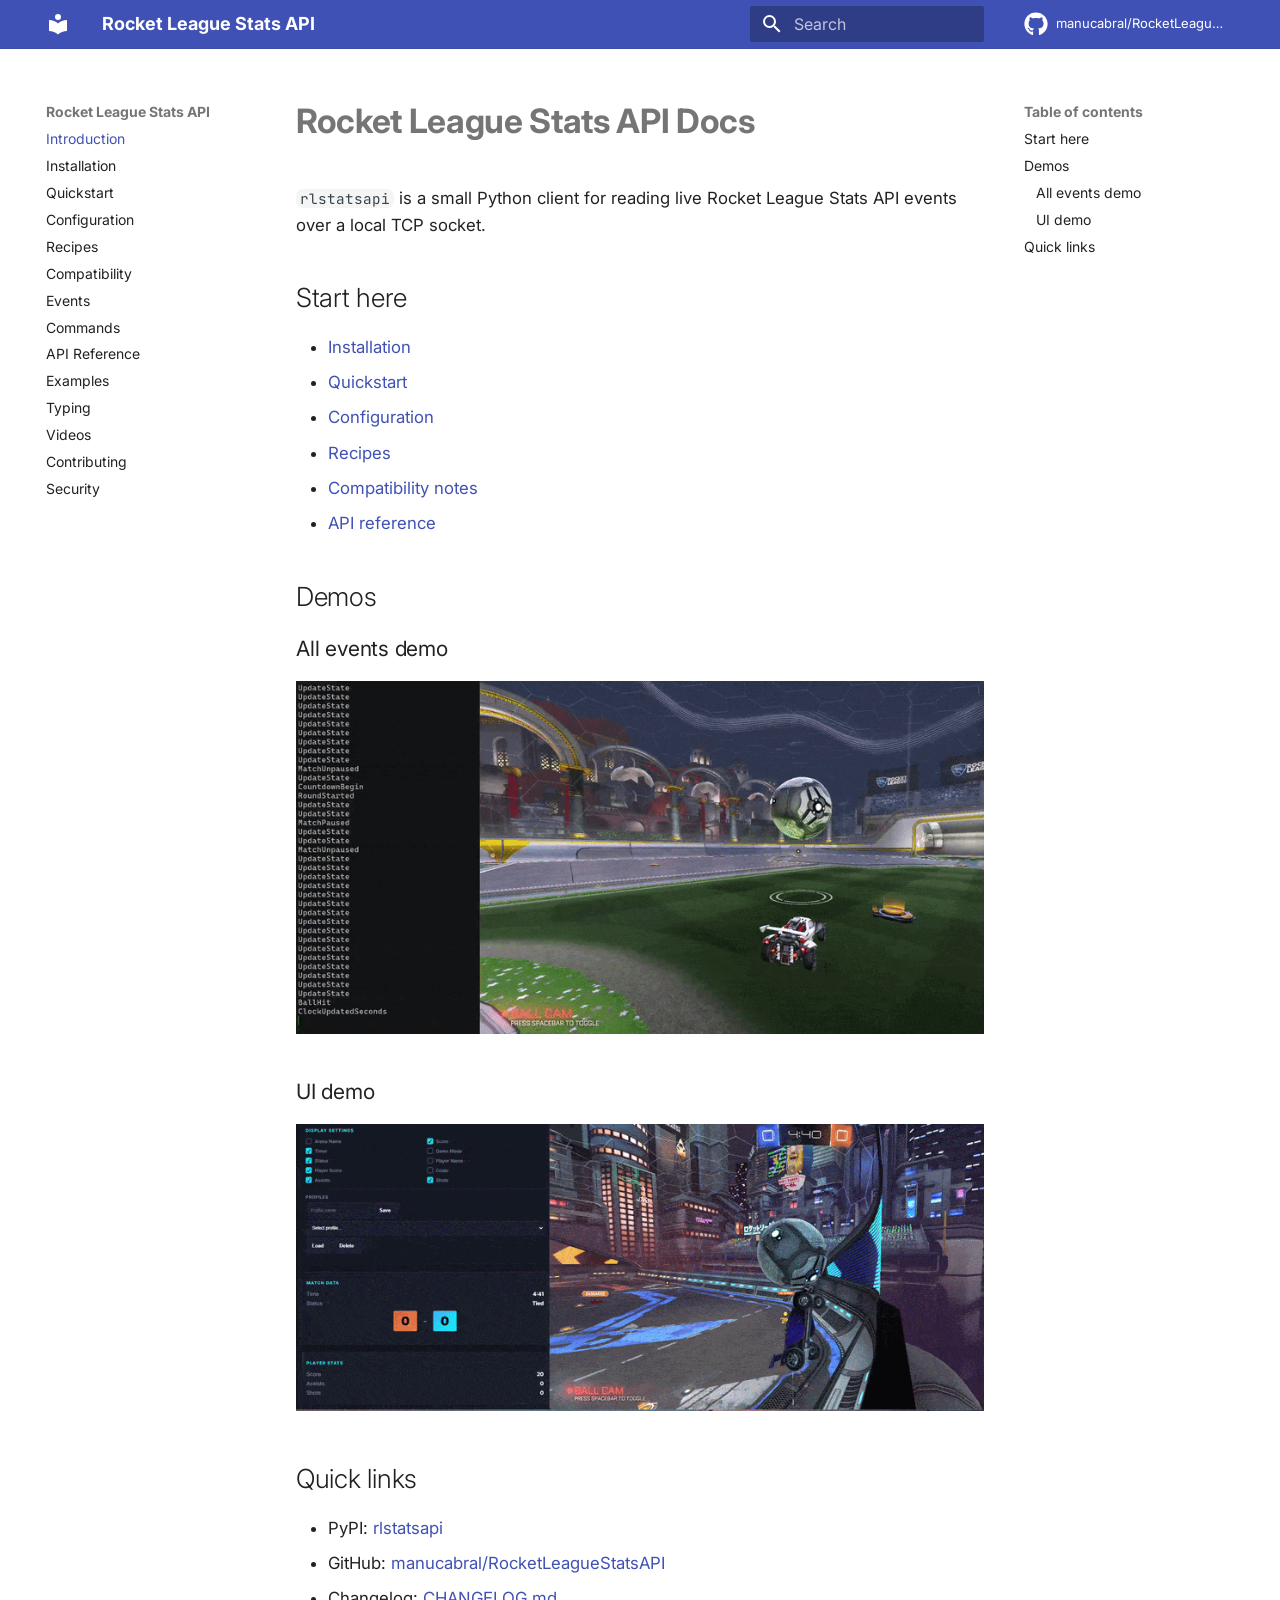
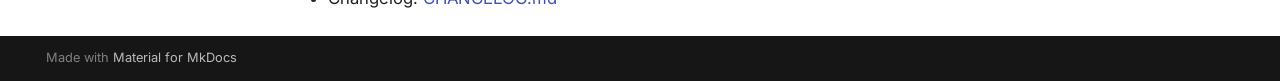
<file: index.html>
<!doctype html>
<html lang="en" class="no-js">
  <head>
    
      <meta charset="utf-8">
      <meta name="viewport" content="width=device-width,initial-scale=1">
      
        <meta name="description" content="Fast Python client for Rocket League Stats API events">
      
      
      
        <link rel="canonical" href="https://manucabral.github.io/RocketLeagueStatsAPI/">
      
      
      
        <link rel="next" href="installation/">
      
      
        
      
      
      <link rel="icon" href="assets/images/favicon.png">
      <meta name="generator" content="mkdocs-1.6.1, mkdocs-material-9.8.1">
    
    
      
        <title>Rocket League Stats API</title>
      
    
    
      <link rel="stylesheet" href="assets/stylesheets/main.57a0d79d.min.css">
      
      


    
    
      
    
    
      
        
        
        <link rel="preconnect" href="https://fonts.gstatic.com" crossorigin>
        <link rel="stylesheet" href="https://fonts.googleapis.com/css?family=Inter:300,300i,400,400i,700,700i%7CJetBrains+Mono:400,400i,700,700i&display=fallback">
        <style>:root{--md-text-font:"Inter";--md-code-font:"JetBrains Mono"}</style>
      
    
    
      <link rel="stylesheet" href="assets/_mkdocstrings.css">
    
      <link rel="stylesheet" href="stylesheets/extra.css">
    
    <script>__md_scope=new URL(".",location),__md_hash=e=>[...e].reduce(((e,_)=>(e<<5)-e+_.charCodeAt(0)),0),__md_get=(e,_=localStorage,t=__md_scope)=>JSON.parse(_.getItem(t.pathname+"."+e)),__md_set=(e,_,t=localStorage,a=__md_scope)=>{try{t.setItem(a.pathname+"."+e,JSON.stringify(_))}catch(e){}}</script>
    
      

    
    
  </head>
  
  
    <body dir="ltr">
  
    
    <input class="md-toggle" data-md-toggle="drawer" type="checkbox" id="__drawer" autocomplete="off">
    <input class="md-toggle" data-md-toggle="search" type="checkbox" id="__search" autocomplete="off">
    <label class="md-overlay" for="__drawer"></label>
    <div data-md-component="skip">
      
        
        <a href="#rocket-league-stats-api-docs" class="md-skip">
          Skip to content
        </a>
      
    </div>
    <div data-md-component="announce">
      
    </div>
    
    
      

  

<header class="md-header md-header--shadow" data-md-component="header">
  <nav class="md-header__inner md-grid" aria-label="Header">
    <a href="." title="Rocket League Stats API" class="md-header__button md-logo" aria-label="Rocket League Stats API" data-md-component="logo">
      
  
  <svg xmlns="http://www.w3.org/2000/svg" viewBox="0 0 24 24"><path d="M12 8a3 3 0 0 0 3-3 3 3 0 0 0-3-3 3 3 0 0 0-3 3 3 3 0 0 0 3 3m0 3.54C9.64 9.35 6.5 8 3 8v11c3.5 0 6.64 1.35 9 3.54 2.36-2.19 5.5-3.54 9-3.54V8c-3.5 0-6.64 1.35-9 3.54"/></svg>

    </a>
    <label class="md-header__button md-icon" for="__drawer">
      
      <svg xmlns="http://www.w3.org/2000/svg" viewBox="0 0 24 24"><path d="M3 6h18v2H3zm0 5h18v2H3zm0 5h18v2H3z"/></svg>
    </label>
    <div class="md-header__title" data-md-component="header-title">
      <div class="md-header__ellipsis">
        <div class="md-header__topic">
          <span class="md-ellipsis">
            Rocket League Stats API
          </span>
        </div>
        <div class="md-header__topic" data-md-component="header-topic">
          <span class="md-ellipsis">
            
              Introduction
            
          </span>
        </div>
      </div>
    </div>
    
    
      <script>var palette=__md_get("__palette");if(palette&&palette.color){if("(prefers-color-scheme)"===palette.color.media){var media=matchMedia("(prefers-color-scheme: light)"),input=document.querySelector(media.matches?"[data-md-color-media='(prefers-color-scheme: light)']":"[data-md-color-media='(prefers-color-scheme: dark)']");palette.color.media=input.getAttribute("data-md-color-media"),palette.color.scheme=input.getAttribute("data-md-color-scheme"),palette.color.primary=input.getAttribute("data-md-color-primary"),palette.color.accent=input.getAttribute("data-md-color-accent")}for(var[key,value]of Object.entries(palette.color))document.body.setAttribute("data-md-color-"+key,value)}</script>
    
    
    
      
      
        <label class="md-header__button md-icon" for="__search">
          
          <svg xmlns="http://www.w3.org/2000/svg" viewBox="0 0 24 24"><path d="M9.5 3A6.5 6.5 0 0 1 16 9.5c0 1.61-.59 3.09-1.56 4.23l.27.27h.79l5 5-1.5 1.5-5-5v-.79l-.27-.27A6.52 6.52 0 0 1 9.5 16 6.5 6.5 0 0 1 3 9.5 6.5 6.5 0 0 1 9.5 3m0 2C7 5 5 7 5 9.5S7 14 9.5 14 14 12 14 9.5 12 5 9.5 5"/></svg>
        </label>
        <div class="md-search" data-md-component="search" role="dialog">
  <label class="md-search__overlay" for="__search"></label>
  <div class="md-search__inner" role="search">
    <form class="md-search__form" name="search">
      <input type="text" class="md-search__input" name="query" aria-label="Search" placeholder="Search" autocapitalize="off" autocorrect="off" autocomplete="off" spellcheck="false" data-md-component="search-query" required>
      <label class="md-search__icon md-icon" for="__search">
        
        <svg xmlns="http://www.w3.org/2000/svg" viewBox="0 0 24 24"><path d="M9.5 3A6.5 6.5 0 0 1 16 9.5c0 1.61-.59 3.09-1.56 4.23l.27.27h.79l5 5-1.5 1.5-5-5v-.79l-.27-.27A6.52 6.52 0 0 1 9.5 16 6.5 6.5 0 0 1 3 9.5 6.5 6.5 0 0 1 9.5 3m0 2C7 5 5 7 5 9.5S7 14 9.5 14 14 12 14 9.5 12 5 9.5 5"/></svg>
        
        <svg xmlns="http://www.w3.org/2000/svg" viewBox="0 0 24 24"><path d="M20 11v2H8l5.5 5.5-1.42 1.42L4.16 12l7.92-7.92L13.5 5.5 8 11z"/></svg>
      </label>
      <nav class="md-search__options" aria-label="Search">
        
        <button type="reset" class="md-search__icon md-icon" title="Clear" aria-label="Clear" tabindex="-1">
          
          <svg xmlns="http://www.w3.org/2000/svg" viewBox="0 0 24 24"><path d="M19 6.41 17.59 5 12 10.59 6.41 5 5 6.41 10.59 12 5 17.59 6.41 19 12 13.41 17.59 19 19 17.59 13.41 12z"/></svg>
        </button>
      </nav>
      
    </form>
    <div class="md-search__output">
      <div class="md-search__scrollwrap" tabindex="0" data-md-scrollfix>
        <div class="md-search-result" data-md-component="search-result">
          <div class="md-search-result__meta">
            Initializing search
          </div>
          <ol class="md-search-result__list" role="presentation"></ol>
        </div>
      </div>
    </div>
  </div>
</div>
      
    
    
      <div class="md-header__source">
        <a href="https://github.com/manucabral/RocketLeagueStatsAPI" title="Go to repository" class="md-source" data-md-component="source">
  <div class="md-source__icon md-icon">
    
    <svg xmlns="http://www.w3.org/2000/svg" viewBox="0 0 512 512"><!--! Font Awesome Free 7.1.0 by @fontawesome - https://fontawesome.com License - https://fontawesome.com/license/free (Icons: CC BY 4.0, Fonts: SIL OFL 1.1, Code: MIT License) Copyright 2025 Fonticons, Inc.--><path d="M173.9 397.4c0 2-2.3 3.6-5.2 3.6-3.3.3-5.6-1.3-5.6-3.6 0-2 2.3-3.6 5.2-3.6 3-.3 5.6 1.3 5.6 3.6m-31.1-4.5c-.7 2 1.3 4.3 4.3 4.9 2.6 1 5.6 0 6.2-2s-1.3-4.3-4.3-5.2c-2.6-.7-5.5.3-6.2 2.3m44.2-1.7c-2.9.7-4.9 2.6-4.6 4.9.3 2 2.9 3.3 5.9 2.6 2.9-.7 4.9-2.6 4.6-4.6-.3-1.9-3-3.2-5.9-2.9M252.8 8C114.1 8 8 113.3 8 252c0 110.9 69.8 205.8 169.5 239.2 12.8 2.3 17.3-5.6 17.3-12.1 0-6.2-.3-40.4-.3-61.4 0 0-70 15-84.7-29.8 0 0-11.4-29.1-27.8-36.6 0 0-22.9-15.7 1.6-15.4 0 0 24.9 2 38.6 25.8 21.9 38.6 58.6 27.5 72.9 20.9 2.3-16 8.8-27.1 16-33.7-55.9-6.2-112.3-14.3-112.3-110.5 0-27.5 7.6-41.3 23.6-58.9-2.6-6.5-11.1-33.3 2.6-67.9 20.9-6.5 69 27 69 27 20-5.6 41.5-8.5 62.8-8.5s42.8 2.9 62.8 8.5c0 0 48.1-33.6 69-27 13.7 34.7 5.2 61.4 2.6 67.9 16 17.7 25.8 31.5 25.8 58.9 0 96.5-58.9 104.2-114.8 110.5 9.2 7.9 17 22.9 17 46.4 0 33.7-.3 75.4-.3 83.6 0 6.5 4.6 14.4 17.3 12.1C436.2 457.8 504 362.9 504 252 504 113.3 391.5 8 252.8 8M105.2 352.9c-1.3 1-1 3.3.7 5.2 1.6 1.6 3.9 2.3 5.2 1 1.3-1 1-3.3-.7-5.2-1.6-1.6-3.9-2.3-5.2-1m-10.8-8.1c-.7 1.3.3 2.9 2.3 3.9 1.6 1 3.6.7 4.3-.7.7-1.3-.3-2.9-2.3-3.9-2-.6-3.6-.3-4.3.7m32.4 35.6c-1.6 1.3-1 4.3 1.3 6.2 2.3 2.3 5.2 2.6 6.5 1 1.3-1.3.7-4.3-1.3-6.2-2.2-2.3-5.2-2.6-6.5-1m-11.4-14.7c-1.6 1-1.6 3.6 0 5.9s4.3 3.3 5.6 2.3c1.6-1.3 1.6-3.9 0-6.2-1.4-2.3-4-3.3-5.6-2"/></svg>
  </div>
  <div class="md-source__repository">
    manucabral/RocketLeagueStatsAPI
  </div>
</a>
      </div>
    
  </nav>
  
</header>
    
    <div class="md-container" data-md-component="container">
      
      
        
          
        
      
      <main class="md-main" data-md-component="main">
        <div class="md-main__inner md-grid">
          
            
              
              <div class="md-sidebar md-sidebar--primary" data-md-component="sidebar" data-md-type="navigation" >
                <div class="md-sidebar__scrollwrap">
                  <div class="md-sidebar__inner">
                    



<nav class="md-nav md-nav--primary" aria-label="Navigation" data-md-level="0">
  <label class="md-nav__title" for="__drawer">
    <a href="." title="Rocket League Stats API" class="md-nav__button md-logo" aria-label="Rocket League Stats API" data-md-component="logo">
      
  
  <svg xmlns="http://www.w3.org/2000/svg" viewBox="0 0 24 24"><path d="M12 8a3 3 0 0 0 3-3 3 3 0 0 0-3-3 3 3 0 0 0-3 3 3 3 0 0 0 3 3m0 3.54C9.64 9.35 6.5 8 3 8v11c3.5 0 6.64 1.35 9 3.54 2.36-2.19 5.5-3.54 9-3.54V8c-3.5 0-6.64 1.35-9 3.54"/></svg>

    </a>
    Rocket League Stats API
  </label>
  
    <div class="md-nav__source">
      <a href="https://github.com/manucabral/RocketLeagueStatsAPI" title="Go to repository" class="md-source" data-md-component="source">
  <div class="md-source__icon md-icon">
    
    <svg xmlns="http://www.w3.org/2000/svg" viewBox="0 0 512 512"><!--! Font Awesome Free 7.1.0 by @fontawesome - https://fontawesome.com License - https://fontawesome.com/license/free (Icons: CC BY 4.0, Fonts: SIL OFL 1.1, Code: MIT License) Copyright 2025 Fonticons, Inc.--><path d="M173.9 397.4c0 2-2.3 3.6-5.2 3.6-3.3.3-5.6-1.3-5.6-3.6 0-2 2.3-3.6 5.2-3.6 3-.3 5.6 1.3 5.6 3.6m-31.1-4.5c-.7 2 1.3 4.3 4.3 4.9 2.6 1 5.6 0 6.2-2s-1.3-4.3-4.3-5.2c-2.6-.7-5.5.3-6.2 2.3m44.2-1.7c-2.9.7-4.9 2.6-4.6 4.9.3 2 2.9 3.3 5.9 2.6 2.9-.7 4.9-2.6 4.6-4.6-.3-1.9-3-3.2-5.9-2.9M252.8 8C114.1 8 8 113.3 8 252c0 110.9 69.8 205.8 169.5 239.2 12.8 2.3 17.3-5.6 17.3-12.1 0-6.2-.3-40.4-.3-61.4 0 0-70 15-84.7-29.8 0 0-11.4-29.1-27.8-36.6 0 0-22.9-15.7 1.6-15.4 0 0 24.9 2 38.6 25.8 21.9 38.6 58.6 27.5 72.9 20.9 2.3-16 8.8-27.1 16-33.7-55.9-6.2-112.3-14.3-112.3-110.5 0-27.5 7.6-41.3 23.6-58.9-2.6-6.5-11.1-33.3 2.6-67.9 20.9-6.5 69 27 69 27 20-5.6 41.5-8.5 62.8-8.5s42.8 2.9 62.8 8.5c0 0 48.1-33.6 69-27 13.7 34.7 5.2 61.4 2.6 67.9 16 17.7 25.8 31.5 25.8 58.9 0 96.5-58.9 104.2-114.8 110.5 9.2 7.9 17 22.9 17 46.4 0 33.7-.3 75.4-.3 83.6 0 6.5 4.6 14.4 17.3 12.1C436.2 457.8 504 362.9 504 252 504 113.3 391.5 8 252.8 8M105.2 352.9c-1.3 1-1 3.3.7 5.2 1.6 1.6 3.9 2.3 5.2 1 1.3-1 1-3.3-.7-5.2-1.6-1.6-3.9-2.3-5.2-1m-10.8-8.1c-.7 1.3.3 2.9 2.3 3.9 1.6 1 3.6.7 4.3-.7.7-1.3-.3-2.9-2.3-3.9-2-.6-3.6-.3-4.3.7m32.4 35.6c-1.6 1.3-1 4.3 1.3 6.2 2.3 2.3 5.2 2.6 6.5 1 1.3-1.3.7-4.3-1.3-6.2-2.2-2.3-5.2-2.6-6.5-1m-11.4-14.7c-1.6 1-1.6 3.6 0 5.9s4.3 3.3 5.6 2.3c1.6-1.3 1.6-3.9 0-6.2-1.4-2.3-4-3.3-5.6-2"/></svg>
  </div>
  <div class="md-source__repository">
    manucabral/RocketLeagueStatsAPI
  </div>
</a>
    </div>
  
  <ul class="md-nav__list" data-md-scrollfix>
    
      
      
  
  
    
  
  
  
    <li class="md-nav__item md-nav__item--active">
      
      <input class="md-nav__toggle md-toggle" type="checkbox" id="__toc">
      
      
        
      
      
        <label class="md-nav__link md-nav__link--active" for="__toc">
          
  
  
  <span class="md-ellipsis">
    
  
    Introduction
  

    
  </span>
  
  

          <span class="md-nav__icon md-icon"></span>
        </label>
      
      <a href="." class="md-nav__link md-nav__link--active">
        
  
  
  <span class="md-ellipsis">
    
  
    Introduction
  

    
  </span>
  
  

      </a>
      
        

<nav class="md-nav md-nav--secondary" aria-label="Table of contents">
  
  
  
    
  
  
    <label class="md-nav__title" for="__toc">
      <span class="md-nav__icon md-icon"></span>
      Table of contents
    </label>
    <ul class="md-nav__list" data-md-component="toc" data-md-scrollfix>
      
        <li class="md-nav__item">
  <a href="#start-here" class="md-nav__link">
    <span class="md-ellipsis">
      
        Start here
      
    </span>
  </a>
  
</li>
      
        <li class="md-nav__item">
  <a href="#demos" class="md-nav__link">
    <span class="md-ellipsis">
      
        Demos
      
    </span>
  </a>
  
    <nav class="md-nav" aria-label="Demos">
      <ul class="md-nav__list">
        
          <li class="md-nav__item">
  <a href="#all-events-demo" class="md-nav__link">
    <span class="md-ellipsis">
      
        All events demo
      
    </span>
  </a>
  
</li>
        
          <li class="md-nav__item">
  <a href="#ui-demo" class="md-nav__link">
    <span class="md-ellipsis">
      
        UI demo
      
    </span>
  </a>
  
</li>
        
      </ul>
    </nav>
  
</li>
      
        <li class="md-nav__item">
  <a href="#quick-links" class="md-nav__link">
    <span class="md-ellipsis">
      
        Quick links
      
    </span>
  </a>
  
</li>
      
    </ul>
  
</nav>
      
    </li>
  

    
      
      
  
  
  
  
    <li class="md-nav__item">
      <a href="installation/" class="md-nav__link">
        
  
  
  <span class="md-ellipsis">
    
  
    Installation
  

    
  </span>
  
  

      </a>
    </li>
  

    
      
      
  
  
  
  
    <li class="md-nav__item">
      <a href="quickstart/" class="md-nav__link">
        
  
  
  <span class="md-ellipsis">
    
  
    Quickstart
  

    
  </span>
  
  

      </a>
    </li>
  

    
      
      
  
  
  
  
    <li class="md-nav__item">
      <a href="configuration/" class="md-nav__link">
        
  
  
  <span class="md-ellipsis">
    
  
    Configuration
  

    
  </span>
  
  

      </a>
    </li>
  

    
      
      
  
  
  
  
    <li class="md-nav__item">
      <a href="recipes/" class="md-nav__link">
        
  
  
  <span class="md-ellipsis">
    
  
    Recipes
  

    
  </span>
  
  

      </a>
    </li>
  

    
      
      
  
  
  
  
    <li class="md-nav__item">
      <a href="compatibility/" class="md-nav__link">
        
  
  
  <span class="md-ellipsis">
    
  
    Compatibility
  

    
  </span>
  
  

      </a>
    </li>
  

    
      
      
  
  
  
  
    <li class="md-nav__item">
      <a href="events/" class="md-nav__link">
        
  
  
  <span class="md-ellipsis">
    
  
    Events
  

    
  </span>
  
  

      </a>
    </li>
  

    
      
      
  
  
  
  
    <li class="md-nav__item">
      <a href="commands/" class="md-nav__link">
        
  
  
  <span class="md-ellipsis">
    
  
    Commands
  

    
  </span>
  
  

      </a>
    </li>
  

    
      
      
  
  
  
  
    <li class="md-nav__item">
      <a href="api/" class="md-nav__link">
        
  
  
  <span class="md-ellipsis">
    
  
    API Reference
  

    
  </span>
  
  

      </a>
    </li>
  

    
      
      
  
  
  
  
    <li class="md-nav__item">
      <a href="examples/" class="md-nav__link">
        
  
  
  <span class="md-ellipsis">
    
  
    Examples
  

    
  </span>
  
  

      </a>
    </li>
  

    
      
      
  
  
  
  
    <li class="md-nav__item">
      <a href="typing/" class="md-nav__link">
        
  
  
  <span class="md-ellipsis">
    
  
    Typing
  

    
  </span>
  
  

      </a>
    </li>
  

    
      
      
  
  
  
  
    <li class="md-nav__item">
      <a href="videos/" class="md-nav__link">
        
  
  
  <span class="md-ellipsis">
    
  
    Videos
  

    
  </span>
  
  

      </a>
    </li>
  

    
      
      
  
  
  
  
    <li class="md-nav__item">
      <a href="contributing/" class="md-nav__link">
        
  
  
  <span class="md-ellipsis">
    
  
    Contributing
  

    
  </span>
  
  

      </a>
    </li>
  

    
      
      
  
  
  
  
    <li class="md-nav__item">
      <a href="security/" class="md-nav__link">
        
  
  
  <span class="md-ellipsis">
    
  
    Security
  

    
  </span>
  
  

      </a>
    </li>
  

    
  </ul>
</nav>
                  </div>
                </div>
              </div>
            
            
              
              <div class="md-sidebar md-sidebar--secondary" data-md-component="sidebar" data-md-type="toc" >
                <div class="md-sidebar__scrollwrap">
                  <div class="md-sidebar__inner">
                    

<nav class="md-nav md-nav--secondary" aria-label="Table of contents">
  
  
  
    
  
  
    <label class="md-nav__title" for="__toc">
      <span class="md-nav__icon md-icon"></span>
      Table of contents
    </label>
    <ul class="md-nav__list" data-md-component="toc" data-md-scrollfix>
      
        <li class="md-nav__item">
  <a href="#start-here" class="md-nav__link">
    <span class="md-ellipsis">
      
        Start here
      
    </span>
  </a>
  
</li>
      
        <li class="md-nav__item">
  <a href="#demos" class="md-nav__link">
    <span class="md-ellipsis">
      
        Demos
      
    </span>
  </a>
  
    <nav class="md-nav" aria-label="Demos">
      <ul class="md-nav__list">
        
          <li class="md-nav__item">
  <a href="#all-events-demo" class="md-nav__link">
    <span class="md-ellipsis">
      
        All events demo
      
    </span>
  </a>
  
</li>
        
          <li class="md-nav__item">
  <a href="#ui-demo" class="md-nav__link">
    <span class="md-ellipsis">
      
        UI demo
      
    </span>
  </a>
  
</li>
        
      </ul>
    </nav>
  
</li>
      
        <li class="md-nav__item">
  <a href="#quick-links" class="md-nav__link">
    <span class="md-ellipsis">
      
        Quick links
      
    </span>
  </a>
  
</li>
      
    </ul>
  
</nav>
                  </div>
                </div>
              </div>
            
          
          
            <div class="md-content" data-md-component="content">
              
              <article class="md-content__inner md-typeset">
                
                  


  
  


<h1 id="rocket-league-stats-api-docs">Rocket League Stats API Docs<a class="headerlink" href="#rocket-league-stats-api-docs" title="Permanent link">&para;</a></h1>
<p><code>rlstatsapi</code> is a small Python client for reading live Rocket League Stats API
events over a local TCP socket.</p>
<h2 id="start-here">Start here<a class="headerlink" href="#start-here" title="Permanent link">&para;</a></h2>
<ul>
<li><a href="installation/">Installation</a></li>
<li><a href="quickstart/">Quickstart</a></li>
<li><a href="configuration/">Configuration</a></li>
<li><a href="recipes/">Recipes</a></li>
<li><a href="compatibility/">Compatibility notes</a></li>
<li><a href="api/">API reference</a></li>
</ul>
<h2 id="demos">Demos<a class="headerlink" href="#demos" title="Permanent link">&para;</a></h2>
<h3 id="all-events-demo">All events demo<a class="headerlink" href="#all-events-demo" title="Permanent link">&para;</a></h3>
<p><img alt="All events demo" src="videos/allevents.gif" /></p>
<h3 id="ui-demo">UI demo<a class="headerlink" href="#ui-demo" title="Permanent link">&para;</a></h3>
<p><img alt="UI demo" src="videos/ui.gif" /></p>
<h2 id="quick-links">Quick links<a class="headerlink" href="#quick-links" title="Permanent link">&para;</a></h2>
<ul>
<li>PyPI: <a href="https://pypi.org/project/rlstatsapi/">rlstatsapi</a></li>
<li>GitHub: <a href="https://github.com/manucabral/RocketLeagueStatsAPI">manucabral/RocketLeagueStatsAPI</a></li>
<li>Changelog: <a href="https://github.com/manucabral/RocketLeagueStatsAPI/blob/main/CHANGELOG.md">CHANGELOG.md</a></li>
</ul>












                
              </article>
            </div>
          
          
<script>var target=document.getElementById(location.hash.slice(1));target&&target.name&&(target.checked=target.name.startsWith("__tabbed_"))</script>
        </div>
        
          <button type="button" class="md-top md-icon" data-md-component="top" hidden>
  
  <svg xmlns="http://www.w3.org/2000/svg" viewBox="0 0 24 24"><path d="M13 20h-2V8l-5.5 5.5-1.42-1.42L12 4.16l7.92 7.92-1.42 1.42L13 8z"/></svg>
  Back to top
</button>
        
      </main>
      
        <footer class="md-footer">
  
  <div class="md-footer-meta md-typeset">
    <div class="md-footer-meta__inner md-grid">
      <div class="md-copyright">
  
  
    Made with
    <a href="https://squidfunk.github.io/mkdocs-material/" target="_blank" rel="noopener">
      Material for MkDocs
    </a>
  
</div>
      
    </div>
  </div>
</footer>
      
    </div>
    <div class="md-dialog" data-md-component="dialog">
      <div class="md-dialog__inner md-typeset"></div>
    </div>
    
    
    
      
      
      <script id="__config" type="application/json">{"annotate": null, "base": ".", "features": ["navigation.sections", "navigation.top", "content.code.copy", "toc.follow"], "search": "assets/javascripts/workers/search.a7633da7.min.js", "tags": null, "translations": {"clipboard.copied": "Copied to clipboard", "clipboard.copy": "Copy to clipboard", "search.result.more.one": "1 more on this page", "search.result.more.other": "# more on this page", "search.result.none": "No matching documents", "search.result.one": "1 matching document", "search.result.other": "# matching documents", "search.result.placeholder": "Type to start searching", "search.result.term.missing": "Missing", "select.version": "Select version"}, "version": null}</script>
    
    
      <script src="assets/javascripts/bundle.a5f9d56c.min.js"></script>
      
    
  </body>
</html>
</file>
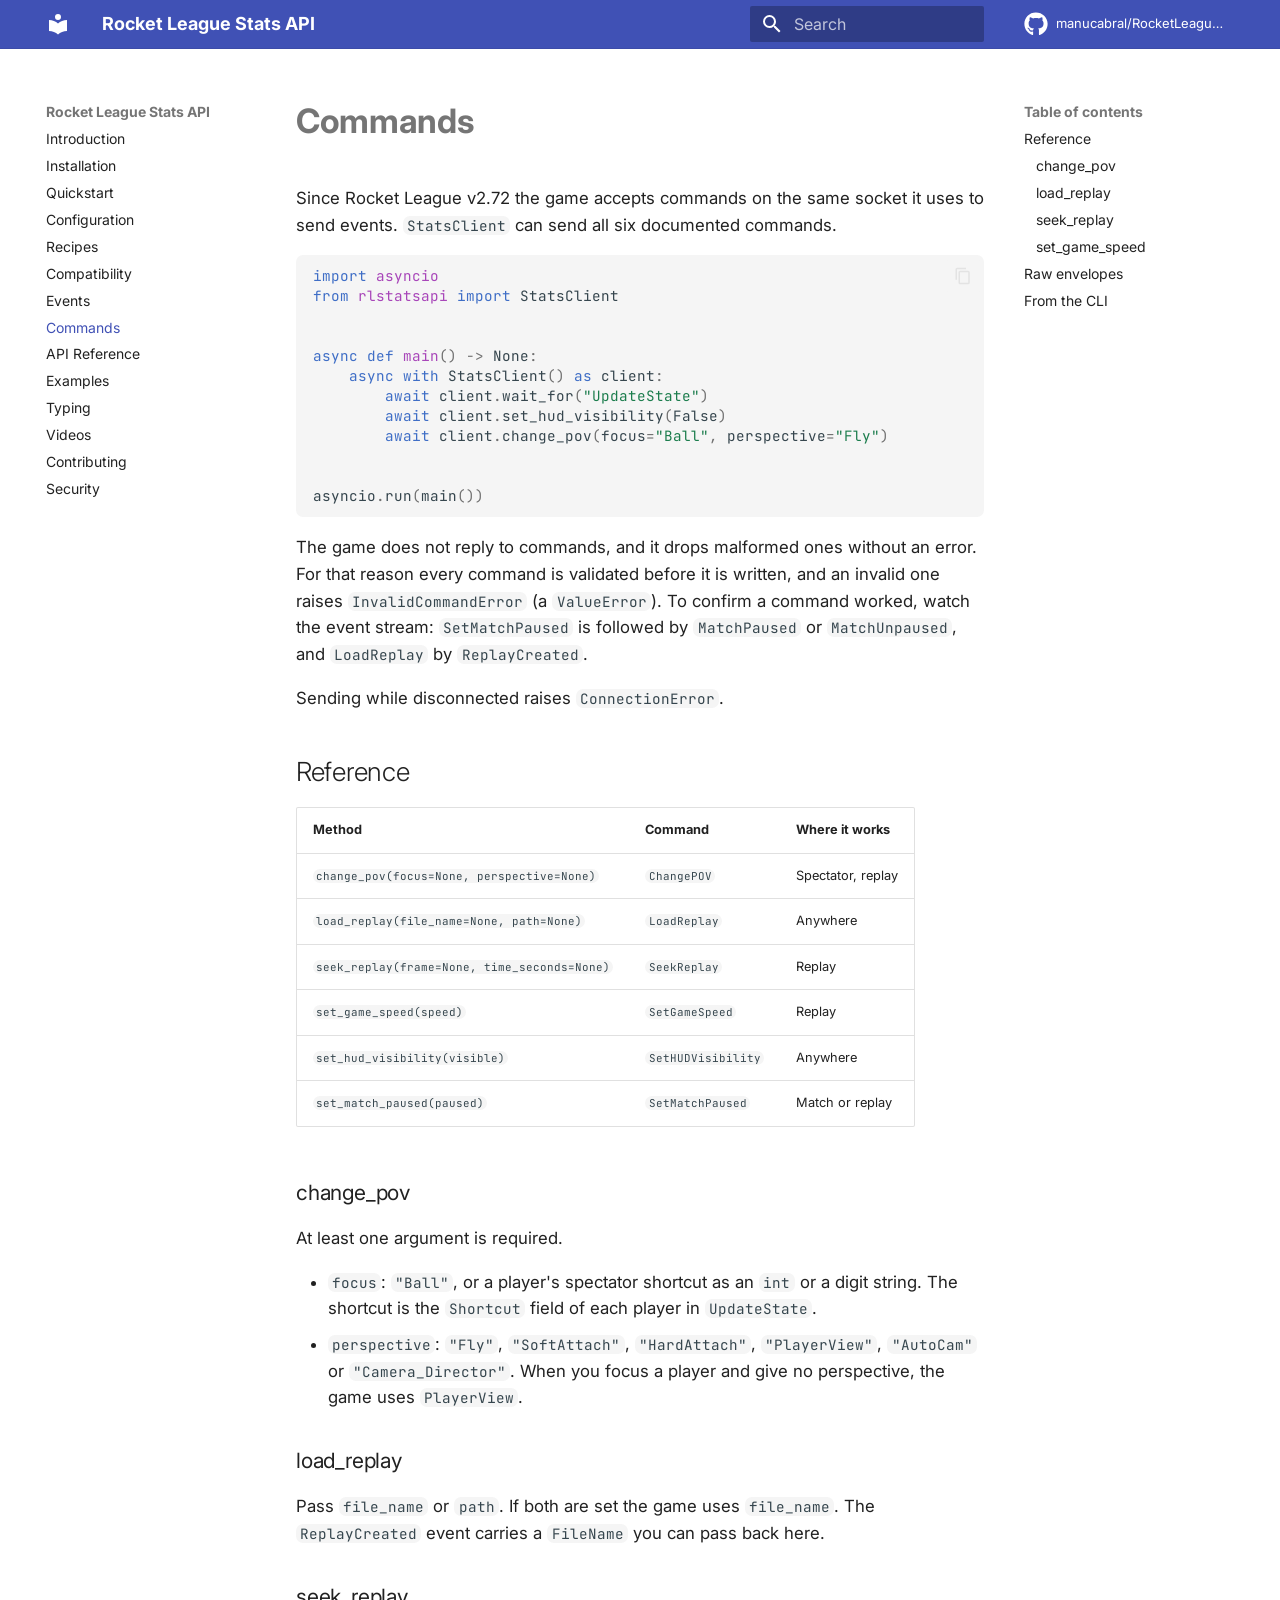
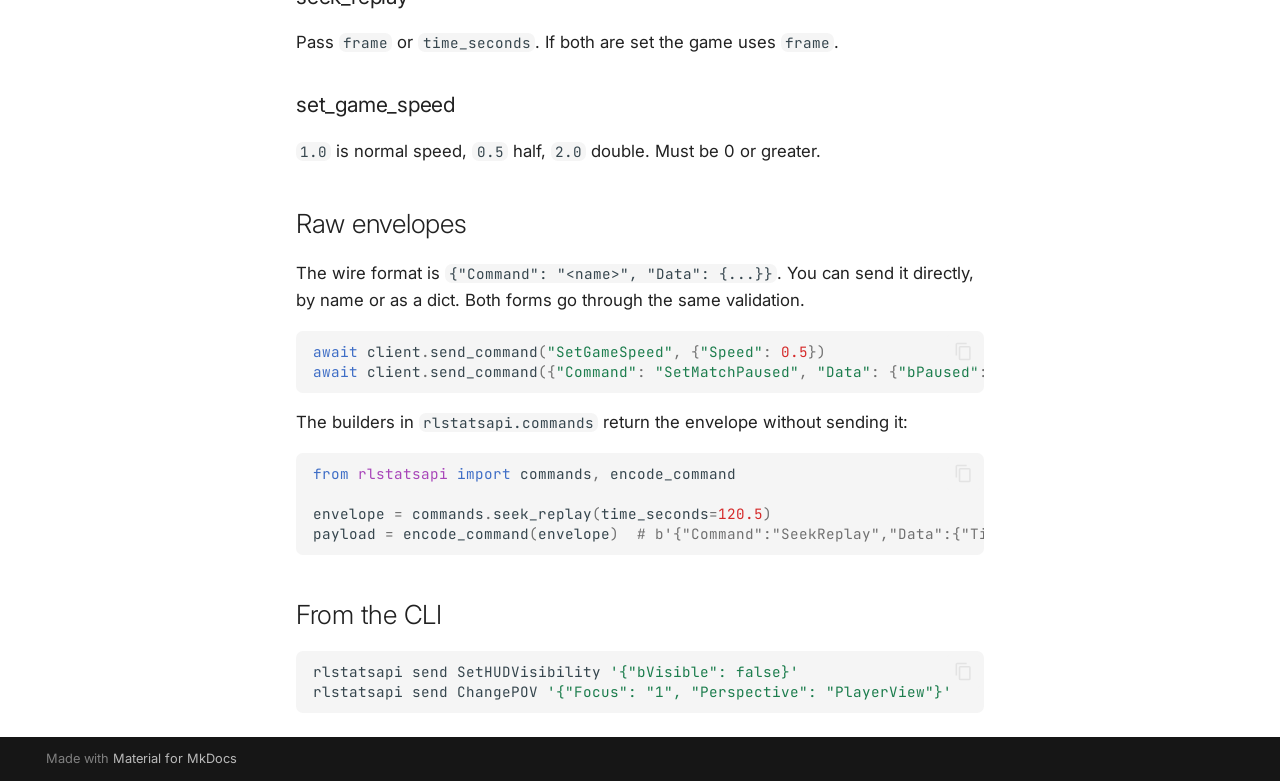
<file: commands/index.html>
<!doctype html>
<html lang="en" class="no-js">
  <head>
    
      <meta charset="utf-8">
      <meta name="viewport" content="width=device-width,initial-scale=1">
      
        <meta name="description" content="Fast Python client for Rocket League Stats API events">
      
      
      
        <link rel="canonical" href="https://manucabral.github.io/RocketLeagueStatsAPI/commands/">
      
      
        <link rel="prev" href="../events/">
      
      
        <link rel="next" href="../api/">
      
      
        
      
      
      <link rel="icon" href="../assets/images/favicon.png">
      <meta name="generator" content="mkdocs-1.6.1, mkdocs-material-9.8.1">
    
    
      
        <title>Commands - Rocket League Stats API</title>
      
    
    
      <link rel="stylesheet" href="../assets/stylesheets/main.57a0d79d.min.css">
      
      


    
    
      
    
    
      
        
        
        <link rel="preconnect" href="https://fonts.gstatic.com" crossorigin>
        <link rel="stylesheet" href="https://fonts.googleapis.com/css?family=Inter:300,300i,400,400i,700,700i%7CJetBrains+Mono:400,400i,700,700i&display=fallback">
        <style>:root{--md-text-font:"Inter";--md-code-font:"JetBrains Mono"}</style>
      
    
    
      <link rel="stylesheet" href="../assets/_mkdocstrings.css">
    
      <link rel="stylesheet" href="../stylesheets/extra.css">
    
    <script>__md_scope=new URL("..",location),__md_hash=e=>[...e].reduce(((e,_)=>(e<<5)-e+_.charCodeAt(0)),0),__md_get=(e,_=localStorage,t=__md_scope)=>JSON.parse(_.getItem(t.pathname+"."+e)),__md_set=(e,_,t=localStorage,a=__md_scope)=>{try{t.setItem(a.pathname+"."+e,JSON.stringify(_))}catch(e){}}</script>
    
      

    
    
  </head>
  
  
    <body dir="ltr">
  
    
    <input class="md-toggle" data-md-toggle="drawer" type="checkbox" id="__drawer" autocomplete="off">
    <input class="md-toggle" data-md-toggle="search" type="checkbox" id="__search" autocomplete="off">
    <label class="md-overlay" for="__drawer"></label>
    <div data-md-component="skip">
      
        
        <a href="#commands" class="md-skip">
          Skip to content
        </a>
      
    </div>
    <div data-md-component="announce">
      
    </div>
    
    
      

  

<header class="md-header md-header--shadow" data-md-component="header">
  <nav class="md-header__inner md-grid" aria-label="Header">
    <a href=".." title="Rocket League Stats API" class="md-header__button md-logo" aria-label="Rocket League Stats API" data-md-component="logo">
      
  
  <svg xmlns="http://www.w3.org/2000/svg" viewBox="0 0 24 24"><path d="M12 8a3 3 0 0 0 3-3 3 3 0 0 0-3-3 3 3 0 0 0-3 3 3 3 0 0 0 3 3m0 3.54C9.64 9.35 6.5 8 3 8v11c3.5 0 6.64 1.35 9 3.54 2.36-2.19 5.5-3.54 9-3.54V8c-3.5 0-6.64 1.35-9 3.54"/></svg>

    </a>
    <label class="md-header__button md-icon" for="__drawer">
      
      <svg xmlns="http://www.w3.org/2000/svg" viewBox="0 0 24 24"><path d="M3 6h18v2H3zm0 5h18v2H3zm0 5h18v2H3z"/></svg>
    </label>
    <div class="md-header__title" data-md-component="header-title">
      <div class="md-header__ellipsis">
        <div class="md-header__topic">
          <span class="md-ellipsis">
            Rocket League Stats API
          </span>
        </div>
        <div class="md-header__topic" data-md-component="header-topic">
          <span class="md-ellipsis">
            
              Commands
            
          </span>
        </div>
      </div>
    </div>
    
    
      <script>var palette=__md_get("__palette");if(palette&&palette.color){if("(prefers-color-scheme)"===palette.color.media){var media=matchMedia("(prefers-color-scheme: light)"),input=document.querySelector(media.matches?"[data-md-color-media='(prefers-color-scheme: light)']":"[data-md-color-media='(prefers-color-scheme: dark)']");palette.color.media=input.getAttribute("data-md-color-media"),palette.color.scheme=input.getAttribute("data-md-color-scheme"),palette.color.primary=input.getAttribute("data-md-color-primary"),palette.color.accent=input.getAttribute("data-md-color-accent")}for(var[key,value]of Object.entries(palette.color))document.body.setAttribute("data-md-color-"+key,value)}</script>
    
    
    
      
      
        <label class="md-header__button md-icon" for="__search">
          
          <svg xmlns="http://www.w3.org/2000/svg" viewBox="0 0 24 24"><path d="M9.5 3A6.5 6.5 0 0 1 16 9.5c0 1.61-.59 3.09-1.56 4.23l.27.27h.79l5 5-1.5 1.5-5-5v-.79l-.27-.27A6.52 6.52 0 0 1 9.5 16 6.5 6.5 0 0 1 3 9.5 6.5 6.5 0 0 1 9.5 3m0 2C7 5 5 7 5 9.5S7 14 9.5 14 14 12 14 9.5 12 5 9.5 5"/></svg>
        </label>
        <div class="md-search" data-md-component="search" role="dialog">
  <label class="md-search__overlay" for="__search"></label>
  <div class="md-search__inner" role="search">
    <form class="md-search__form" name="search">
      <input type="text" class="md-search__input" name="query" aria-label="Search" placeholder="Search" autocapitalize="off" autocorrect="off" autocomplete="off" spellcheck="false" data-md-component="search-query" required>
      <label class="md-search__icon md-icon" for="__search">
        
        <svg xmlns="http://www.w3.org/2000/svg" viewBox="0 0 24 24"><path d="M9.5 3A6.5 6.5 0 0 1 16 9.5c0 1.61-.59 3.09-1.56 4.23l.27.27h.79l5 5-1.5 1.5-5-5v-.79l-.27-.27A6.52 6.52 0 0 1 9.5 16 6.5 6.5 0 0 1 3 9.5 6.5 6.5 0 0 1 9.5 3m0 2C7 5 5 7 5 9.5S7 14 9.5 14 14 12 14 9.5 12 5 9.5 5"/></svg>
        
        <svg xmlns="http://www.w3.org/2000/svg" viewBox="0 0 24 24"><path d="M20 11v2H8l5.5 5.5-1.42 1.42L4.16 12l7.92-7.92L13.5 5.5 8 11z"/></svg>
      </label>
      <nav class="md-search__options" aria-label="Search">
        
        <button type="reset" class="md-search__icon md-icon" title="Clear" aria-label="Clear" tabindex="-1">
          
          <svg xmlns="http://www.w3.org/2000/svg" viewBox="0 0 24 24"><path d="M19 6.41 17.59 5 12 10.59 6.41 5 5 6.41 10.59 12 5 17.59 6.41 19 12 13.41 17.59 19 19 17.59 13.41 12z"/></svg>
        </button>
      </nav>
      
    </form>
    <div class="md-search__output">
      <div class="md-search__scrollwrap" tabindex="0" data-md-scrollfix>
        <div class="md-search-result" data-md-component="search-result">
          <div class="md-search-result__meta">
            Initializing search
          </div>
          <ol class="md-search-result__list" role="presentation"></ol>
        </div>
      </div>
    </div>
  </div>
</div>
      
    
    
      <div class="md-header__source">
        <a href="https://github.com/manucabral/RocketLeagueStatsAPI" title="Go to repository" class="md-source" data-md-component="source">
  <div class="md-source__icon md-icon">
    
    <svg xmlns="http://www.w3.org/2000/svg" viewBox="0 0 512 512"><!--! Font Awesome Free 7.1.0 by @fontawesome - https://fontawesome.com License - https://fontawesome.com/license/free (Icons: CC BY 4.0, Fonts: SIL OFL 1.1, Code: MIT License) Copyright 2025 Fonticons, Inc.--><path d="M173.9 397.4c0 2-2.3 3.6-5.2 3.6-3.3.3-5.6-1.3-5.6-3.6 0-2 2.3-3.6 5.2-3.6 3-.3 5.6 1.3 5.6 3.6m-31.1-4.5c-.7 2 1.3 4.3 4.3 4.9 2.6 1 5.6 0 6.2-2s-1.3-4.3-4.3-5.2c-2.6-.7-5.5.3-6.2 2.3m44.2-1.7c-2.9.7-4.9 2.6-4.6 4.9.3 2 2.9 3.3 5.9 2.6 2.9-.7 4.9-2.6 4.6-4.6-.3-1.9-3-3.2-5.9-2.9M252.8 8C114.1 8 8 113.3 8 252c0 110.9 69.8 205.8 169.5 239.2 12.8 2.3 17.3-5.6 17.3-12.1 0-6.2-.3-40.4-.3-61.4 0 0-70 15-84.7-29.8 0 0-11.4-29.1-27.8-36.6 0 0-22.9-15.7 1.6-15.4 0 0 24.9 2 38.6 25.8 21.9 38.6 58.6 27.5 72.9 20.9 2.3-16 8.8-27.1 16-33.7-55.9-6.2-112.3-14.3-112.3-110.5 0-27.5 7.6-41.3 23.6-58.9-2.6-6.5-11.1-33.3 2.6-67.9 20.9-6.5 69 27 69 27 20-5.6 41.5-8.5 62.8-8.5s42.8 2.9 62.8 8.5c0 0 48.1-33.6 69-27 13.7 34.7 5.2 61.4 2.6 67.9 16 17.7 25.8 31.5 25.8 58.9 0 96.5-58.9 104.2-114.8 110.5 9.2 7.9 17 22.9 17 46.4 0 33.7-.3 75.4-.3 83.6 0 6.5 4.6 14.4 17.3 12.1C436.2 457.8 504 362.9 504 252 504 113.3 391.5 8 252.8 8M105.2 352.9c-1.3 1-1 3.3.7 5.2 1.6 1.6 3.9 2.3 5.2 1 1.3-1 1-3.3-.7-5.2-1.6-1.6-3.9-2.3-5.2-1m-10.8-8.1c-.7 1.3.3 2.9 2.3 3.9 1.6 1 3.6.7 4.3-.7.7-1.3-.3-2.9-2.3-3.9-2-.6-3.6-.3-4.3.7m32.4 35.6c-1.6 1.3-1 4.3 1.3 6.2 2.3 2.3 5.2 2.6 6.5 1 1.3-1.3.7-4.3-1.3-6.2-2.2-2.3-5.2-2.6-6.5-1m-11.4-14.7c-1.6 1-1.6 3.6 0 5.9s4.3 3.3 5.6 2.3c1.6-1.3 1.6-3.9 0-6.2-1.4-2.3-4-3.3-5.6-2"/></svg>
  </div>
  <div class="md-source__repository">
    manucabral/RocketLeagueStatsAPI
  </div>
</a>
      </div>
    
  </nav>
  
</header>
    
    <div class="md-container" data-md-component="container">
      
      
        
          
        
      
      <main class="md-main" data-md-component="main">
        <div class="md-main__inner md-grid">
          
            
              
              <div class="md-sidebar md-sidebar--primary" data-md-component="sidebar" data-md-type="navigation" >
                <div class="md-sidebar__scrollwrap">
                  <div class="md-sidebar__inner">
                    



<nav class="md-nav md-nav--primary" aria-label="Navigation" data-md-level="0">
  <label class="md-nav__title" for="__drawer">
    <a href=".." title="Rocket League Stats API" class="md-nav__button md-logo" aria-label="Rocket League Stats API" data-md-component="logo">
      
  
  <svg xmlns="http://www.w3.org/2000/svg" viewBox="0 0 24 24"><path d="M12 8a3 3 0 0 0 3-3 3 3 0 0 0-3-3 3 3 0 0 0-3 3 3 3 0 0 0 3 3m0 3.54C9.64 9.35 6.5 8 3 8v11c3.5 0 6.64 1.35 9 3.54 2.36-2.19 5.5-3.54 9-3.54V8c-3.5 0-6.64 1.35-9 3.54"/></svg>

    </a>
    Rocket League Stats API
  </label>
  
    <div class="md-nav__source">
      <a href="https://github.com/manucabral/RocketLeagueStatsAPI" title="Go to repository" class="md-source" data-md-component="source">
  <div class="md-source__icon md-icon">
    
    <svg xmlns="http://www.w3.org/2000/svg" viewBox="0 0 512 512"><!--! Font Awesome Free 7.1.0 by @fontawesome - https://fontawesome.com License - https://fontawesome.com/license/free (Icons: CC BY 4.0, Fonts: SIL OFL 1.1, Code: MIT License) Copyright 2025 Fonticons, Inc.--><path d="M173.9 397.4c0 2-2.3 3.6-5.2 3.6-3.3.3-5.6-1.3-5.6-3.6 0-2 2.3-3.6 5.2-3.6 3-.3 5.6 1.3 5.6 3.6m-31.1-4.5c-.7 2 1.3 4.3 4.3 4.9 2.6 1 5.6 0 6.2-2s-1.3-4.3-4.3-5.2c-2.6-.7-5.5.3-6.2 2.3m44.2-1.7c-2.9.7-4.9 2.6-4.6 4.9.3 2 2.9 3.3 5.9 2.6 2.9-.7 4.9-2.6 4.6-4.6-.3-1.9-3-3.2-5.9-2.9M252.8 8C114.1 8 8 113.3 8 252c0 110.9 69.8 205.8 169.5 239.2 12.8 2.3 17.3-5.6 17.3-12.1 0-6.2-.3-40.4-.3-61.4 0 0-70 15-84.7-29.8 0 0-11.4-29.1-27.8-36.6 0 0-22.9-15.7 1.6-15.4 0 0 24.9 2 38.6 25.8 21.9 38.6 58.6 27.5 72.9 20.9 2.3-16 8.8-27.1 16-33.7-55.9-6.2-112.3-14.3-112.3-110.5 0-27.5 7.6-41.3 23.6-58.9-2.6-6.5-11.1-33.3 2.6-67.9 20.9-6.5 69 27 69 27 20-5.6 41.5-8.5 62.8-8.5s42.8 2.9 62.8 8.5c0 0 48.1-33.6 69-27 13.7 34.7 5.2 61.4 2.6 67.9 16 17.7 25.8 31.5 25.8 58.9 0 96.5-58.9 104.2-114.8 110.5 9.2 7.9 17 22.9 17 46.4 0 33.7-.3 75.4-.3 83.6 0 6.5 4.6 14.4 17.3 12.1C436.2 457.8 504 362.9 504 252 504 113.3 391.5 8 252.8 8M105.2 352.9c-1.3 1-1 3.3.7 5.2 1.6 1.6 3.9 2.3 5.2 1 1.3-1 1-3.3-.7-5.2-1.6-1.6-3.9-2.3-5.2-1m-10.8-8.1c-.7 1.3.3 2.9 2.3 3.9 1.6 1 3.6.7 4.3-.7.7-1.3-.3-2.9-2.3-3.9-2-.6-3.6-.3-4.3.7m32.4 35.6c-1.6 1.3-1 4.3 1.3 6.2 2.3 2.3 5.2 2.6 6.5 1 1.3-1.3.7-4.3-1.3-6.2-2.2-2.3-5.2-2.6-6.5-1m-11.4-14.7c-1.6 1-1.6 3.6 0 5.9s4.3 3.3 5.6 2.3c1.6-1.3 1.6-3.9 0-6.2-1.4-2.3-4-3.3-5.6-2"/></svg>
  </div>
  <div class="md-source__repository">
    manucabral/RocketLeagueStatsAPI
  </div>
</a>
    </div>
  
  <ul class="md-nav__list" data-md-scrollfix>
    
      
      
  
  
  
  
    <li class="md-nav__item">
      <a href=".." class="md-nav__link">
        
  
  
  <span class="md-ellipsis">
    
  
    Introduction
  

    
  </span>
  
  

      </a>
    </li>
  

    
      
      
  
  
  
  
    <li class="md-nav__item">
      <a href="../installation/" class="md-nav__link">
        
  
  
  <span class="md-ellipsis">
    
  
    Installation
  

    
  </span>
  
  

      </a>
    </li>
  

    
      
      
  
  
  
  
    <li class="md-nav__item">
      <a href="../quickstart/" class="md-nav__link">
        
  
  
  <span class="md-ellipsis">
    
  
    Quickstart
  

    
  </span>
  
  

      </a>
    </li>
  

    
      
      
  
  
  
  
    <li class="md-nav__item">
      <a href="../configuration/" class="md-nav__link">
        
  
  
  <span class="md-ellipsis">
    
  
    Configuration
  

    
  </span>
  
  

      </a>
    </li>
  

    
      
      
  
  
  
  
    <li class="md-nav__item">
      <a href="../recipes/" class="md-nav__link">
        
  
  
  <span class="md-ellipsis">
    
  
    Recipes
  

    
  </span>
  
  

      </a>
    </li>
  

    
      
      
  
  
  
  
    <li class="md-nav__item">
      <a href="../compatibility/" class="md-nav__link">
        
  
  
  <span class="md-ellipsis">
    
  
    Compatibility
  

    
  </span>
  
  

      </a>
    </li>
  

    
      
      
  
  
  
  
    <li class="md-nav__item">
      <a href="../events/" class="md-nav__link">
        
  
  
  <span class="md-ellipsis">
    
  
    Events
  

    
  </span>
  
  

      </a>
    </li>
  

    
      
      
  
  
    
  
  
  
    <li class="md-nav__item md-nav__item--active">
      
      <input class="md-nav__toggle md-toggle" type="checkbox" id="__toc">
      
      
        
      
      
        <label class="md-nav__link md-nav__link--active" for="__toc">
          
  
  
  <span class="md-ellipsis">
    
  
    Commands
  

    
  </span>
  
  

          <span class="md-nav__icon md-icon"></span>
        </label>
      
      <a href="./" class="md-nav__link md-nav__link--active">
        
  
  
  <span class="md-ellipsis">
    
  
    Commands
  

    
  </span>
  
  

      </a>
      
        

<nav class="md-nav md-nav--secondary" aria-label="Table of contents">
  
  
  
    
  
  
    <label class="md-nav__title" for="__toc">
      <span class="md-nav__icon md-icon"></span>
      Table of contents
    </label>
    <ul class="md-nav__list" data-md-component="toc" data-md-scrollfix>
      
        <li class="md-nav__item">
  <a href="#reference" class="md-nav__link">
    <span class="md-ellipsis">
      
        Reference
      
    </span>
  </a>
  
    <nav class="md-nav" aria-label="Reference">
      <ul class="md-nav__list">
        
          <li class="md-nav__item">
  <a href="#change_pov" class="md-nav__link">
    <span class="md-ellipsis">
      
        change_pov
      
    </span>
  </a>
  
</li>
        
          <li class="md-nav__item">
  <a href="#load_replay" class="md-nav__link">
    <span class="md-ellipsis">
      
        load_replay
      
    </span>
  </a>
  
</li>
        
          <li class="md-nav__item">
  <a href="#seek_replay" class="md-nav__link">
    <span class="md-ellipsis">
      
        seek_replay
      
    </span>
  </a>
  
</li>
        
          <li class="md-nav__item">
  <a href="#set_game_speed" class="md-nav__link">
    <span class="md-ellipsis">
      
        set_game_speed
      
    </span>
  </a>
  
</li>
        
      </ul>
    </nav>
  
</li>
      
        <li class="md-nav__item">
  <a href="#raw-envelopes" class="md-nav__link">
    <span class="md-ellipsis">
      
        Raw envelopes
      
    </span>
  </a>
  
</li>
      
        <li class="md-nav__item">
  <a href="#from-the-cli" class="md-nav__link">
    <span class="md-ellipsis">
      
        From the CLI
      
    </span>
  </a>
  
</li>
      
    </ul>
  
</nav>
      
    </li>
  

    
      
      
  
  
  
  
    <li class="md-nav__item">
      <a href="../api/" class="md-nav__link">
        
  
  
  <span class="md-ellipsis">
    
  
    API Reference
  

    
  </span>
  
  

      </a>
    </li>
  

    
      
      
  
  
  
  
    <li class="md-nav__item">
      <a href="../examples/" class="md-nav__link">
        
  
  
  <span class="md-ellipsis">
    
  
    Examples
  

    
  </span>
  
  

      </a>
    </li>
  

    
      
      
  
  
  
  
    <li class="md-nav__item">
      <a href="../typing/" class="md-nav__link">
        
  
  
  <span class="md-ellipsis">
    
  
    Typing
  

    
  </span>
  
  

      </a>
    </li>
  

    
      
      
  
  
  
  
    <li class="md-nav__item">
      <a href="../videos/" class="md-nav__link">
        
  
  
  <span class="md-ellipsis">
    
  
    Videos
  

    
  </span>
  
  

      </a>
    </li>
  

    
      
      
  
  
  
  
    <li class="md-nav__item">
      <a href="../contributing/" class="md-nav__link">
        
  
  
  <span class="md-ellipsis">
    
  
    Contributing
  

    
  </span>
  
  

      </a>
    </li>
  

    
      
      
  
  
  
  
    <li class="md-nav__item">
      <a href="../security/" class="md-nav__link">
        
  
  
  <span class="md-ellipsis">
    
  
    Security
  

    
  </span>
  
  

      </a>
    </li>
  

    
  </ul>
</nav>
                  </div>
                </div>
              </div>
            
            
              
              <div class="md-sidebar md-sidebar--secondary" data-md-component="sidebar" data-md-type="toc" >
                <div class="md-sidebar__scrollwrap">
                  <div class="md-sidebar__inner">
                    

<nav class="md-nav md-nav--secondary" aria-label="Table of contents">
  
  
  
    
  
  
    <label class="md-nav__title" for="__toc">
      <span class="md-nav__icon md-icon"></span>
      Table of contents
    </label>
    <ul class="md-nav__list" data-md-component="toc" data-md-scrollfix>
      
        <li class="md-nav__item">
  <a href="#reference" class="md-nav__link">
    <span class="md-ellipsis">
      
        Reference
      
    </span>
  </a>
  
    <nav class="md-nav" aria-label="Reference">
      <ul class="md-nav__list">
        
          <li class="md-nav__item">
  <a href="#change_pov" class="md-nav__link">
    <span class="md-ellipsis">
      
        change_pov
      
    </span>
  </a>
  
</li>
        
          <li class="md-nav__item">
  <a href="#load_replay" class="md-nav__link">
    <span class="md-ellipsis">
      
        load_replay
      
    </span>
  </a>
  
</li>
        
          <li class="md-nav__item">
  <a href="#seek_replay" class="md-nav__link">
    <span class="md-ellipsis">
      
        seek_replay
      
    </span>
  </a>
  
</li>
        
          <li class="md-nav__item">
  <a href="#set_game_speed" class="md-nav__link">
    <span class="md-ellipsis">
      
        set_game_speed
      
    </span>
  </a>
  
</li>
        
      </ul>
    </nav>
  
</li>
      
        <li class="md-nav__item">
  <a href="#raw-envelopes" class="md-nav__link">
    <span class="md-ellipsis">
      
        Raw envelopes
      
    </span>
  </a>
  
</li>
      
        <li class="md-nav__item">
  <a href="#from-the-cli" class="md-nav__link">
    <span class="md-ellipsis">
      
        From the CLI
      
    </span>
  </a>
  
</li>
      
    </ul>
  
</nav>
                  </div>
                </div>
              </div>
            
          
          
            <div class="md-content" data-md-component="content">
              
              <article class="md-content__inner md-typeset">
                
                  


  
  


<h1 id="commands">Commands<a class="headerlink" href="#commands" title="Permanent link">&para;</a></h1>
<p>Since Rocket League v2.72 the game accepts commands on the same socket it uses
to send events. <code>StatsClient</code> can send all six documented commands.</p>
<div class="highlight"><pre><span></span><code><span class="kn">import</span><span class="w"> </span><span class="nn">asyncio</span>
<span class="kn">from</span><span class="w"> </span><span class="nn">rlstatsapi</span><span class="w"> </span><span class="kn">import</span> <span class="n">StatsClient</span>


<span class="k">async</span> <span class="k">def</span><span class="w"> </span><span class="nf">main</span><span class="p">()</span> <span class="o">-&gt;</span> <span class="kc">None</span><span class="p">:</span>
    <span class="k">async</span> <span class="k">with</span> <span class="n">StatsClient</span><span class="p">()</span> <span class="k">as</span> <span class="n">client</span><span class="p">:</span>
        <span class="k">await</span> <span class="n">client</span><span class="o">.</span><span class="n">wait_for</span><span class="p">(</span><span class="s2">"UpdateState"</span><span class="p">)</span>
        <span class="k">await</span> <span class="n">client</span><span class="o">.</span><span class="n">set_hud_visibility</span><span class="p">(</span><span class="kc">False</span><span class="p">)</span>
        <span class="k">await</span> <span class="n">client</span><span class="o">.</span><span class="n">change_pov</span><span class="p">(</span><span class="n">focus</span><span class="o">=</span><span class="s2">"Ball"</span><span class="p">,</span> <span class="n">perspective</span><span class="o">=</span><span class="s2">"Fly"</span><span class="p">)</span>


<span class="n">asyncio</span><span class="o">.</span><span class="n">run</span><span class="p">(</span><span class="n">main</span><span class="p">())</span>
</code></pre></div>
<p>The game does not reply to commands, and it drops malformed ones without an
error. For that reason every command is validated before it is written, and an
invalid one raises <code>InvalidCommandError</code> (a <code>ValueError</code>). To confirm a command
worked, watch the event stream: <code>SetMatchPaused</code> is followed by <code>MatchPaused</code>
or <code>MatchUnpaused</code>, and <code>LoadReplay</code> by <code>ReplayCreated</code>.</p>
<p>Sending while disconnected raises <code>ConnectionError</code>.</p>
<h2 id="reference">Reference<a class="headerlink" href="#reference" title="Permanent link">&para;</a></h2>
<table>
<thead>
<tr>
<th>Method</th>
<th>Command</th>
<th>Where it works</th>
</tr>
</thead>
<tbody>
<tr>
<td><code>change_pov(focus=None, perspective=None)</code></td>
<td><code>ChangePOV</code></td>
<td>Spectator, replay</td>
</tr>
<tr>
<td><code>load_replay(file_name=None, path=None)</code></td>
<td><code>LoadReplay</code></td>
<td>Anywhere</td>
</tr>
<tr>
<td><code>seek_replay(frame=None, time_seconds=None)</code></td>
<td><code>SeekReplay</code></td>
<td>Replay</td>
</tr>
<tr>
<td><code>set_game_speed(speed)</code></td>
<td><code>SetGameSpeed</code></td>
<td>Replay</td>
</tr>
<tr>
<td><code>set_hud_visibility(visible)</code></td>
<td><code>SetHUDVisibility</code></td>
<td>Anywhere</td>
</tr>
<tr>
<td><code>set_match_paused(paused)</code></td>
<td><code>SetMatchPaused</code></td>
<td>Match or replay</td>
</tr>
</tbody>
</table>
<h3 id="change_pov">change_pov<a class="headerlink" href="#change_pov" title="Permanent link">&para;</a></h3>
<p>At least one argument is required.</p>
<ul>
<li><code>focus</code>: <code>"Ball"</code>, or a player's spectator shortcut as an <code>int</code> or a digit
  string. The shortcut is the <code>Shortcut</code> field of each player in <code>UpdateState</code>.</li>
<li><code>perspective</code>: <code>"Fly"</code>, <code>"SoftAttach"</code>, <code>"HardAttach"</code>, <code>"PlayerView"</code>,
  <code>"AutoCam"</code> or <code>"Camera_Director"</code>. When you focus a player and give no
  perspective, the game uses <code>PlayerView</code>.</li>
</ul>
<h3 id="load_replay">load_replay<a class="headerlink" href="#load_replay" title="Permanent link">&para;</a></h3>
<p>Pass <code>file_name</code> or <code>path</code>. If both are set the game uses <code>file_name</code>. The
<code>ReplayCreated</code> event carries a <code>FileName</code> you can pass back here.</p>
<h3 id="seek_replay">seek_replay<a class="headerlink" href="#seek_replay" title="Permanent link">&para;</a></h3>
<p>Pass <code>frame</code> or <code>time_seconds</code>. If both are set the game uses <code>frame</code>.</p>
<h3 id="set_game_speed">set_game_speed<a class="headerlink" href="#set_game_speed" title="Permanent link">&para;</a></h3>
<p><code>1.0</code> is normal speed, <code>0.5</code> half, <code>2.0</code> double. Must be 0 or greater.</p>
<h2 id="raw-envelopes">Raw envelopes<a class="headerlink" href="#raw-envelopes" title="Permanent link">&para;</a></h2>
<p>The wire format is <code>{"Command": "&lt;name&gt;", "Data": {...}}</code>. You can send it
directly, by name or as a dict. Both forms go through the same validation.</p>
<div class="highlight"><pre><span></span><code><span class="k">await</span> <span class="n">client</span><span class="o">.</span><span class="n">send_command</span><span class="p">(</span><span class="s2">"SetGameSpeed"</span><span class="p">,</span> <span class="p">{</span><span class="s2">"Speed"</span><span class="p">:</span> <span class="mf">0.5</span><span class="p">})</span>
<span class="k">await</span> <span class="n">client</span><span class="o">.</span><span class="n">send_command</span><span class="p">({</span><span class="s2">"Command"</span><span class="p">:</span> <span class="s2">"SetMatchPaused"</span><span class="p">,</span> <span class="s2">"Data"</span><span class="p">:</span> <span class="p">{</span><span class="s2">"bPaused"</span><span class="p">:</span> <span class="kc">True</span><span class="p">}})</span>
</code></pre></div>
<p>The builders in <code>rlstatsapi.commands</code> return the envelope without sending it:</p>
<div class="highlight"><pre><span></span><code><span class="kn">from</span><span class="w"> </span><span class="nn">rlstatsapi</span><span class="w"> </span><span class="kn">import</span> <span class="n">commands</span><span class="p">,</span> <span class="n">encode_command</span>

<span class="n">envelope</span> <span class="o">=</span> <span class="n">commands</span><span class="o">.</span><span class="n">seek_replay</span><span class="p">(</span><span class="n">time_seconds</span><span class="o">=</span><span class="mf">120.5</span><span class="p">)</span>
<span class="n">payload</span> <span class="o">=</span> <span class="n">encode_command</span><span class="p">(</span><span class="n">envelope</span><span class="p">)</span>  <span class="c1"># b'{"Command":"SeekReplay","Data":{"TimeSeconds":120.5}}'</span>
</code></pre></div>
<h2 id="from-the-cli">From the CLI<a class="headerlink" href="#from-the-cli" title="Permanent link">&para;</a></h2>
<div class="highlight"><pre><span></span><code>rlstatsapi<span class="w"> </span>send<span class="w"> </span>SetHUDVisibility<span class="w"> </span><span class="s1">'{"bVisible": false}'</span>
rlstatsapi<span class="w"> </span>send<span class="w"> </span>ChangePOV<span class="w"> </span><span class="s1">'{"Focus": "1", "Perspective": "PlayerView"}'</span>
</code></pre></div>












                
              </article>
            </div>
          
          
<script>var target=document.getElementById(location.hash.slice(1));target&&target.name&&(target.checked=target.name.startsWith("__tabbed_"))</script>
        </div>
        
          <button type="button" class="md-top md-icon" data-md-component="top" hidden>
  
  <svg xmlns="http://www.w3.org/2000/svg" viewBox="0 0 24 24"><path d="M13 20h-2V8l-5.5 5.5-1.42-1.42L12 4.16l7.92 7.92-1.42 1.42L13 8z"/></svg>
  Back to top
</button>
        
      </main>
      
        <footer class="md-footer">
  
  <div class="md-footer-meta md-typeset">
    <div class="md-footer-meta__inner md-grid">
      <div class="md-copyright">
  
  
    Made with
    <a href="https://squidfunk.github.io/mkdocs-material/" target="_blank" rel="noopener">
      Material for MkDocs
    </a>
  
</div>
      
    </div>
  </div>
</footer>
      
    </div>
    <div class="md-dialog" data-md-component="dialog">
      <div class="md-dialog__inner md-typeset"></div>
    </div>
    
    
    
      
      
      <script id="__config" type="application/json">{"annotate": null, "base": "..", "features": ["navigation.sections", "navigation.top", "content.code.copy", "toc.follow"], "search": "../assets/javascripts/workers/search.a7633da7.min.js", "tags": null, "translations": {"clipboard.copied": "Copied to clipboard", "clipboard.copy": "Copy to clipboard", "search.result.more.one": "1 more on this page", "search.result.more.other": "# more on this page", "search.result.none": "No matching documents", "search.result.one": "1 matching document", "search.result.other": "# matching documents", "search.result.placeholder": "Type to start searching", "search.result.term.missing": "Missing", "select.version": "Select version"}, "version": null}</script>
    
    
      <script src="../assets/javascripts/bundle.a5f9d56c.min.js"></script>
      
    
  </body>
</html>
</file>
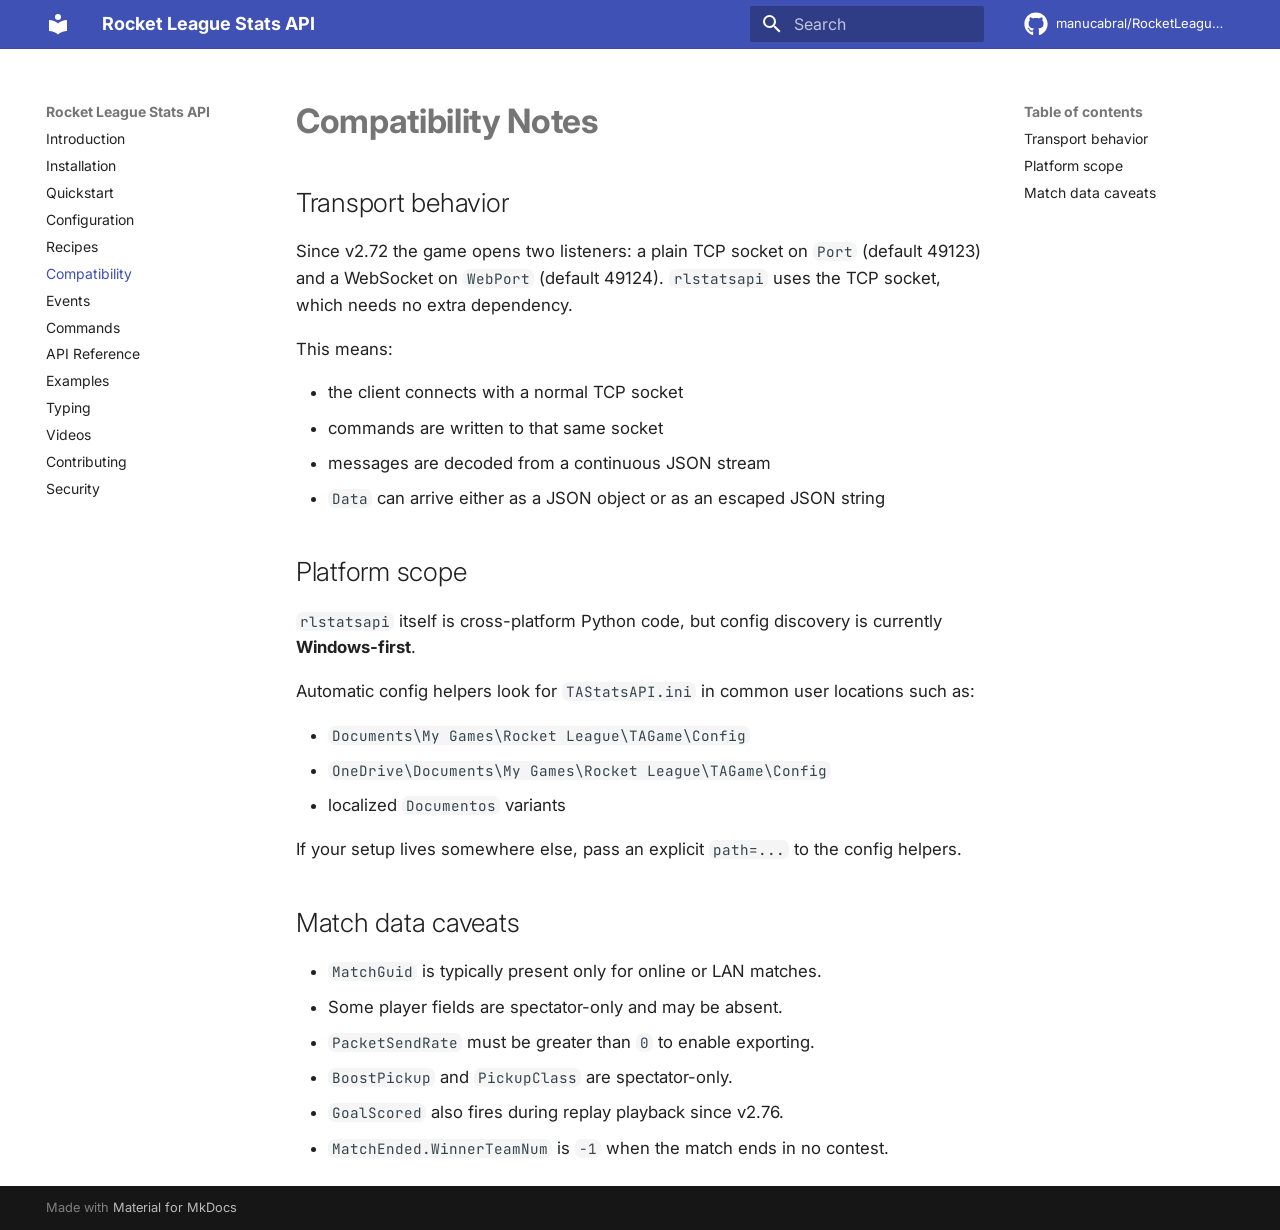
<file: compatibility/index.html>
<!doctype html>
<html lang="en" class="no-js">
  <head>
    
      <meta charset="utf-8">
      <meta name="viewport" content="width=device-width,initial-scale=1">
      
        <meta name="description" content="Fast Python client for Rocket League Stats API events">
      
      
      
        <link rel="canonical" href="https://manucabral.github.io/RocketLeagueStatsAPI/compatibility/">
      
      
        <link rel="prev" href="../recipes/">
      
      
        <link rel="next" href="../events/">
      
      
        
      
      
      <link rel="icon" href="../assets/images/favicon.png">
      <meta name="generator" content="mkdocs-1.6.1, mkdocs-material-9.8.1">
    
    
      
        <title>Compatibility - Rocket League Stats API</title>
      
    
    
      <link rel="stylesheet" href="../assets/stylesheets/main.57a0d79d.min.css">
      
      


    
    
      
    
    
      
        
        
        <link rel="preconnect" href="https://fonts.gstatic.com" crossorigin>
        <link rel="stylesheet" href="https://fonts.googleapis.com/css?family=Inter:300,300i,400,400i,700,700i%7CJetBrains+Mono:400,400i,700,700i&display=fallback">
        <style>:root{--md-text-font:"Inter";--md-code-font:"JetBrains Mono"}</style>
      
    
    
      <link rel="stylesheet" href="../assets/_mkdocstrings.css">
    
      <link rel="stylesheet" href="../stylesheets/extra.css">
    
    <script>__md_scope=new URL("..",location),__md_hash=e=>[...e].reduce(((e,_)=>(e<<5)-e+_.charCodeAt(0)),0),__md_get=(e,_=localStorage,t=__md_scope)=>JSON.parse(_.getItem(t.pathname+"."+e)),__md_set=(e,_,t=localStorage,a=__md_scope)=>{try{t.setItem(a.pathname+"."+e,JSON.stringify(_))}catch(e){}}</script>
    
      

    
    
  </head>
  
  
    <body dir="ltr">
  
    
    <input class="md-toggle" data-md-toggle="drawer" type="checkbox" id="__drawer" autocomplete="off">
    <input class="md-toggle" data-md-toggle="search" type="checkbox" id="__search" autocomplete="off">
    <label class="md-overlay" for="__drawer"></label>
    <div data-md-component="skip">
      
        
        <a href="#compatibility-notes" class="md-skip">
          Skip to content
        </a>
      
    </div>
    <div data-md-component="announce">
      
    </div>
    
    
      

  

<header class="md-header md-header--shadow" data-md-component="header">
  <nav class="md-header__inner md-grid" aria-label="Header">
    <a href=".." title="Rocket League Stats API" class="md-header__button md-logo" aria-label="Rocket League Stats API" data-md-component="logo">
      
  
  <svg xmlns="http://www.w3.org/2000/svg" viewBox="0 0 24 24"><path d="M12 8a3 3 0 0 0 3-3 3 3 0 0 0-3-3 3 3 0 0 0-3 3 3 3 0 0 0 3 3m0 3.54C9.64 9.35 6.5 8 3 8v11c3.5 0 6.64 1.35 9 3.54 2.36-2.19 5.5-3.54 9-3.54V8c-3.5 0-6.64 1.35-9 3.54"/></svg>

    </a>
    <label class="md-header__button md-icon" for="__drawer">
      
      <svg xmlns="http://www.w3.org/2000/svg" viewBox="0 0 24 24"><path d="M3 6h18v2H3zm0 5h18v2H3zm0 5h18v2H3z"/></svg>
    </label>
    <div class="md-header__title" data-md-component="header-title">
      <div class="md-header__ellipsis">
        <div class="md-header__topic">
          <span class="md-ellipsis">
            Rocket League Stats API
          </span>
        </div>
        <div class="md-header__topic" data-md-component="header-topic">
          <span class="md-ellipsis">
            
              Compatibility
            
          </span>
        </div>
      </div>
    </div>
    
    
      <script>var palette=__md_get("__palette");if(palette&&palette.color){if("(prefers-color-scheme)"===palette.color.media){var media=matchMedia("(prefers-color-scheme: light)"),input=document.querySelector(media.matches?"[data-md-color-media='(prefers-color-scheme: light)']":"[data-md-color-media='(prefers-color-scheme: dark)']");palette.color.media=input.getAttribute("data-md-color-media"),palette.color.scheme=input.getAttribute("data-md-color-scheme"),palette.color.primary=input.getAttribute("data-md-color-primary"),palette.color.accent=input.getAttribute("data-md-color-accent")}for(var[key,value]of Object.entries(palette.color))document.body.setAttribute("data-md-color-"+key,value)}</script>
    
    
    
      
      
        <label class="md-header__button md-icon" for="__search">
          
          <svg xmlns="http://www.w3.org/2000/svg" viewBox="0 0 24 24"><path d="M9.5 3A6.5 6.5 0 0 1 16 9.5c0 1.61-.59 3.09-1.56 4.23l.27.27h.79l5 5-1.5 1.5-5-5v-.79l-.27-.27A6.52 6.52 0 0 1 9.5 16 6.5 6.5 0 0 1 3 9.5 6.5 6.5 0 0 1 9.5 3m0 2C7 5 5 7 5 9.5S7 14 9.5 14 14 12 14 9.5 12 5 9.5 5"/></svg>
        </label>
        <div class="md-search" data-md-component="search" role="dialog">
  <label class="md-search__overlay" for="__search"></label>
  <div class="md-search__inner" role="search">
    <form class="md-search__form" name="search">
      <input type="text" class="md-search__input" name="query" aria-label="Search" placeholder="Search" autocapitalize="off" autocorrect="off" autocomplete="off" spellcheck="false" data-md-component="search-query" required>
      <label class="md-search__icon md-icon" for="__search">
        
        <svg xmlns="http://www.w3.org/2000/svg" viewBox="0 0 24 24"><path d="M9.5 3A6.5 6.5 0 0 1 16 9.5c0 1.61-.59 3.09-1.56 4.23l.27.27h.79l5 5-1.5 1.5-5-5v-.79l-.27-.27A6.52 6.52 0 0 1 9.5 16 6.5 6.5 0 0 1 3 9.5 6.5 6.5 0 0 1 9.5 3m0 2C7 5 5 7 5 9.5S7 14 9.5 14 14 12 14 9.5 12 5 9.5 5"/></svg>
        
        <svg xmlns="http://www.w3.org/2000/svg" viewBox="0 0 24 24"><path d="M20 11v2H8l5.5 5.5-1.42 1.42L4.16 12l7.92-7.92L13.5 5.5 8 11z"/></svg>
      </label>
      <nav class="md-search__options" aria-label="Search">
        
        <button type="reset" class="md-search__icon md-icon" title="Clear" aria-label="Clear" tabindex="-1">
          
          <svg xmlns="http://www.w3.org/2000/svg" viewBox="0 0 24 24"><path d="M19 6.41 17.59 5 12 10.59 6.41 5 5 6.41 10.59 12 5 17.59 6.41 19 12 13.41 17.59 19 19 17.59 13.41 12z"/></svg>
        </button>
      </nav>
      
    </form>
    <div class="md-search__output">
      <div class="md-search__scrollwrap" tabindex="0" data-md-scrollfix>
        <div class="md-search-result" data-md-component="search-result">
          <div class="md-search-result__meta">
            Initializing search
          </div>
          <ol class="md-search-result__list" role="presentation"></ol>
        </div>
      </div>
    </div>
  </div>
</div>
      
    
    
      <div class="md-header__source">
        <a href="https://github.com/manucabral/RocketLeagueStatsAPI" title="Go to repository" class="md-source" data-md-component="source">
  <div class="md-source__icon md-icon">
    
    <svg xmlns="http://www.w3.org/2000/svg" viewBox="0 0 512 512"><!--! Font Awesome Free 7.1.0 by @fontawesome - https://fontawesome.com License - https://fontawesome.com/license/free (Icons: CC BY 4.0, Fonts: SIL OFL 1.1, Code: MIT License) Copyright 2025 Fonticons, Inc.--><path d="M173.9 397.4c0 2-2.3 3.6-5.2 3.6-3.3.3-5.6-1.3-5.6-3.6 0-2 2.3-3.6 5.2-3.6 3-.3 5.6 1.3 5.6 3.6m-31.1-4.5c-.7 2 1.3 4.3 4.3 4.9 2.6 1 5.6 0 6.2-2s-1.3-4.3-4.3-5.2c-2.6-.7-5.5.3-6.2 2.3m44.2-1.7c-2.9.7-4.9 2.6-4.6 4.9.3 2 2.9 3.3 5.9 2.6 2.9-.7 4.9-2.6 4.6-4.6-.3-1.9-3-3.2-5.9-2.9M252.8 8C114.1 8 8 113.3 8 252c0 110.9 69.8 205.8 169.5 239.2 12.8 2.3 17.3-5.6 17.3-12.1 0-6.2-.3-40.4-.3-61.4 0 0-70 15-84.7-29.8 0 0-11.4-29.1-27.8-36.6 0 0-22.9-15.7 1.6-15.4 0 0 24.9 2 38.6 25.8 21.9 38.6 58.6 27.5 72.9 20.9 2.3-16 8.8-27.1 16-33.7-55.9-6.2-112.3-14.3-112.3-110.5 0-27.5 7.6-41.3 23.6-58.9-2.6-6.5-11.1-33.3 2.6-67.9 20.9-6.5 69 27 69 27 20-5.6 41.5-8.5 62.8-8.5s42.8 2.9 62.8 8.5c0 0 48.1-33.6 69-27 13.7 34.7 5.2 61.4 2.6 67.9 16 17.7 25.8 31.5 25.8 58.9 0 96.5-58.9 104.2-114.8 110.5 9.2 7.9 17 22.9 17 46.4 0 33.7-.3 75.4-.3 83.6 0 6.5 4.6 14.4 17.3 12.1C436.2 457.8 504 362.9 504 252 504 113.3 391.5 8 252.8 8M105.2 352.9c-1.3 1-1 3.3.7 5.2 1.6 1.6 3.9 2.3 5.2 1 1.3-1 1-3.3-.7-5.2-1.6-1.6-3.9-2.3-5.2-1m-10.8-8.1c-.7 1.3.3 2.9 2.3 3.9 1.6 1 3.6.7 4.3-.7.7-1.3-.3-2.9-2.3-3.9-2-.6-3.6-.3-4.3.7m32.4 35.6c-1.6 1.3-1 4.3 1.3 6.2 2.3 2.3 5.2 2.6 6.5 1 1.3-1.3.7-4.3-1.3-6.2-2.2-2.3-5.2-2.6-6.5-1m-11.4-14.7c-1.6 1-1.6 3.6 0 5.9s4.3 3.3 5.6 2.3c1.6-1.3 1.6-3.9 0-6.2-1.4-2.3-4-3.3-5.6-2"/></svg>
  </div>
  <div class="md-source__repository">
    manucabral/RocketLeagueStatsAPI
  </div>
</a>
      </div>
    
  </nav>
  
</header>
    
    <div class="md-container" data-md-component="container">
      
      
        
          
        
      
      <main class="md-main" data-md-component="main">
        <div class="md-main__inner md-grid">
          
            
              
              <div class="md-sidebar md-sidebar--primary" data-md-component="sidebar" data-md-type="navigation" >
                <div class="md-sidebar__scrollwrap">
                  <div class="md-sidebar__inner">
                    



<nav class="md-nav md-nav--primary" aria-label="Navigation" data-md-level="0">
  <label class="md-nav__title" for="__drawer">
    <a href=".." title="Rocket League Stats API" class="md-nav__button md-logo" aria-label="Rocket League Stats API" data-md-component="logo">
      
  
  <svg xmlns="http://www.w3.org/2000/svg" viewBox="0 0 24 24"><path d="M12 8a3 3 0 0 0 3-3 3 3 0 0 0-3-3 3 3 0 0 0-3 3 3 3 0 0 0 3 3m0 3.54C9.64 9.35 6.5 8 3 8v11c3.5 0 6.64 1.35 9 3.54 2.36-2.19 5.5-3.54 9-3.54V8c-3.5 0-6.64 1.35-9 3.54"/></svg>

    </a>
    Rocket League Stats API
  </label>
  
    <div class="md-nav__source">
      <a href="https://github.com/manucabral/RocketLeagueStatsAPI" title="Go to repository" class="md-source" data-md-component="source">
  <div class="md-source__icon md-icon">
    
    <svg xmlns="http://www.w3.org/2000/svg" viewBox="0 0 512 512"><!--! Font Awesome Free 7.1.0 by @fontawesome - https://fontawesome.com License - https://fontawesome.com/license/free (Icons: CC BY 4.0, Fonts: SIL OFL 1.1, Code: MIT License) Copyright 2025 Fonticons, Inc.--><path d="M173.9 397.4c0 2-2.3 3.6-5.2 3.6-3.3.3-5.6-1.3-5.6-3.6 0-2 2.3-3.6 5.2-3.6 3-.3 5.6 1.3 5.6 3.6m-31.1-4.5c-.7 2 1.3 4.3 4.3 4.9 2.6 1 5.6 0 6.2-2s-1.3-4.3-4.3-5.2c-2.6-.7-5.5.3-6.2 2.3m44.2-1.7c-2.9.7-4.9 2.6-4.6 4.9.3 2 2.9 3.3 5.9 2.6 2.9-.7 4.9-2.6 4.6-4.6-.3-1.9-3-3.2-5.9-2.9M252.8 8C114.1 8 8 113.3 8 252c0 110.9 69.8 205.8 169.5 239.2 12.8 2.3 17.3-5.6 17.3-12.1 0-6.2-.3-40.4-.3-61.4 0 0-70 15-84.7-29.8 0 0-11.4-29.1-27.8-36.6 0 0-22.9-15.7 1.6-15.4 0 0 24.9 2 38.6 25.8 21.9 38.6 58.6 27.5 72.9 20.9 2.3-16 8.8-27.1 16-33.7-55.9-6.2-112.3-14.3-112.3-110.5 0-27.5 7.6-41.3 23.6-58.9-2.6-6.5-11.1-33.3 2.6-67.9 20.9-6.5 69 27 69 27 20-5.6 41.5-8.5 62.8-8.5s42.8 2.9 62.8 8.5c0 0 48.1-33.6 69-27 13.7 34.7 5.2 61.4 2.6 67.9 16 17.7 25.8 31.5 25.8 58.9 0 96.5-58.9 104.2-114.8 110.5 9.2 7.9 17 22.9 17 46.4 0 33.7-.3 75.4-.3 83.6 0 6.5 4.6 14.4 17.3 12.1C436.2 457.8 504 362.9 504 252 504 113.3 391.5 8 252.8 8M105.2 352.9c-1.3 1-1 3.3.7 5.2 1.6 1.6 3.9 2.3 5.2 1 1.3-1 1-3.3-.7-5.2-1.6-1.6-3.9-2.3-5.2-1m-10.8-8.1c-.7 1.3.3 2.9 2.3 3.9 1.6 1 3.6.7 4.3-.7.7-1.3-.3-2.9-2.3-3.9-2-.6-3.6-.3-4.3.7m32.4 35.6c-1.6 1.3-1 4.3 1.3 6.2 2.3 2.3 5.2 2.6 6.5 1 1.3-1.3.7-4.3-1.3-6.2-2.2-2.3-5.2-2.6-6.5-1m-11.4-14.7c-1.6 1-1.6 3.6 0 5.9s4.3 3.3 5.6 2.3c1.6-1.3 1.6-3.9 0-6.2-1.4-2.3-4-3.3-5.6-2"/></svg>
  </div>
  <div class="md-source__repository">
    manucabral/RocketLeagueStatsAPI
  </div>
</a>
    </div>
  
  <ul class="md-nav__list" data-md-scrollfix>
    
      
      
  
  
  
  
    <li class="md-nav__item">
      <a href=".." class="md-nav__link">
        
  
  
  <span class="md-ellipsis">
    
  
    Introduction
  

    
  </span>
  
  

      </a>
    </li>
  

    
      
      
  
  
  
  
    <li class="md-nav__item">
      <a href="../installation/" class="md-nav__link">
        
  
  
  <span class="md-ellipsis">
    
  
    Installation
  

    
  </span>
  
  

      </a>
    </li>
  

    
      
      
  
  
  
  
    <li class="md-nav__item">
      <a href="../quickstart/" class="md-nav__link">
        
  
  
  <span class="md-ellipsis">
    
  
    Quickstart
  

    
  </span>
  
  

      </a>
    </li>
  

    
      
      
  
  
  
  
    <li class="md-nav__item">
      <a href="../configuration/" class="md-nav__link">
        
  
  
  <span class="md-ellipsis">
    
  
    Configuration
  

    
  </span>
  
  

      </a>
    </li>
  

    
      
      
  
  
  
  
    <li class="md-nav__item">
      <a href="../recipes/" class="md-nav__link">
        
  
  
  <span class="md-ellipsis">
    
  
    Recipes
  

    
  </span>
  
  

      </a>
    </li>
  

    
      
      
  
  
    
  
  
  
    <li class="md-nav__item md-nav__item--active">
      
      <input class="md-nav__toggle md-toggle" type="checkbox" id="__toc">
      
      
        
      
      
        <label class="md-nav__link md-nav__link--active" for="__toc">
          
  
  
  <span class="md-ellipsis">
    
  
    Compatibility
  

    
  </span>
  
  

          <span class="md-nav__icon md-icon"></span>
        </label>
      
      <a href="./" class="md-nav__link md-nav__link--active">
        
  
  
  <span class="md-ellipsis">
    
  
    Compatibility
  

    
  </span>
  
  

      </a>
      
        

<nav class="md-nav md-nav--secondary" aria-label="Table of contents">
  
  
  
    
  
  
    <label class="md-nav__title" for="__toc">
      <span class="md-nav__icon md-icon"></span>
      Table of contents
    </label>
    <ul class="md-nav__list" data-md-component="toc" data-md-scrollfix>
      
        <li class="md-nav__item">
  <a href="#transport-behavior" class="md-nav__link">
    <span class="md-ellipsis">
      
        Transport behavior
      
    </span>
  </a>
  
</li>
      
        <li class="md-nav__item">
  <a href="#platform-scope" class="md-nav__link">
    <span class="md-ellipsis">
      
        Platform scope
      
    </span>
  </a>
  
</li>
      
        <li class="md-nav__item">
  <a href="#match-data-caveats" class="md-nav__link">
    <span class="md-ellipsis">
      
        Match data caveats
      
    </span>
  </a>
  
</li>
      
    </ul>
  
</nav>
      
    </li>
  

    
      
      
  
  
  
  
    <li class="md-nav__item">
      <a href="../events/" class="md-nav__link">
        
  
  
  <span class="md-ellipsis">
    
  
    Events
  

    
  </span>
  
  

      </a>
    </li>
  

    
      
      
  
  
  
  
    <li class="md-nav__item">
      <a href="../commands/" class="md-nav__link">
        
  
  
  <span class="md-ellipsis">
    
  
    Commands
  

    
  </span>
  
  

      </a>
    </li>
  

    
      
      
  
  
  
  
    <li class="md-nav__item">
      <a href="../api/" class="md-nav__link">
        
  
  
  <span class="md-ellipsis">
    
  
    API Reference
  

    
  </span>
  
  

      </a>
    </li>
  

    
      
      
  
  
  
  
    <li class="md-nav__item">
      <a href="../examples/" class="md-nav__link">
        
  
  
  <span class="md-ellipsis">
    
  
    Examples
  

    
  </span>
  
  

      </a>
    </li>
  

    
      
      
  
  
  
  
    <li class="md-nav__item">
      <a href="../typing/" class="md-nav__link">
        
  
  
  <span class="md-ellipsis">
    
  
    Typing
  

    
  </span>
  
  

      </a>
    </li>
  

    
      
      
  
  
  
  
    <li class="md-nav__item">
      <a href="../videos/" class="md-nav__link">
        
  
  
  <span class="md-ellipsis">
    
  
    Videos
  

    
  </span>
  
  

      </a>
    </li>
  

    
      
      
  
  
  
  
    <li class="md-nav__item">
      <a href="../contributing/" class="md-nav__link">
        
  
  
  <span class="md-ellipsis">
    
  
    Contributing
  

    
  </span>
  
  

      </a>
    </li>
  

    
      
      
  
  
  
  
    <li class="md-nav__item">
      <a href="../security/" class="md-nav__link">
        
  
  
  <span class="md-ellipsis">
    
  
    Security
  

    
  </span>
  
  

      </a>
    </li>
  

    
  </ul>
</nav>
                  </div>
                </div>
              </div>
            
            
              
              <div class="md-sidebar md-sidebar--secondary" data-md-component="sidebar" data-md-type="toc" >
                <div class="md-sidebar__scrollwrap">
                  <div class="md-sidebar__inner">
                    

<nav class="md-nav md-nav--secondary" aria-label="Table of contents">
  
  
  
    
  
  
    <label class="md-nav__title" for="__toc">
      <span class="md-nav__icon md-icon"></span>
      Table of contents
    </label>
    <ul class="md-nav__list" data-md-component="toc" data-md-scrollfix>
      
        <li class="md-nav__item">
  <a href="#transport-behavior" class="md-nav__link">
    <span class="md-ellipsis">
      
        Transport behavior
      
    </span>
  </a>
  
</li>
      
        <li class="md-nav__item">
  <a href="#platform-scope" class="md-nav__link">
    <span class="md-ellipsis">
      
        Platform scope
      
    </span>
  </a>
  
</li>
      
        <li class="md-nav__item">
  <a href="#match-data-caveats" class="md-nav__link">
    <span class="md-ellipsis">
      
        Match data caveats
      
    </span>
  </a>
  
</li>
      
    </ul>
  
</nav>
                  </div>
                </div>
              </div>
            
          
          
            <div class="md-content" data-md-component="content">
              
              <article class="md-content__inner md-typeset">
                
                  


  
  


<h1 id="compatibility-notes">Compatibility Notes<a class="headerlink" href="#compatibility-notes" title="Permanent link">&para;</a></h1>
<h2 id="transport-behavior">Transport behavior<a class="headerlink" href="#transport-behavior" title="Permanent link">&para;</a></h2>
<p>Since v2.72 the game opens two listeners: a plain TCP socket on <code>Port</code>
(default 49123) and a WebSocket on <code>WebPort</code> (default 49124). <code>rlstatsapi</code> uses
the TCP socket, which needs no extra dependency.</p>
<p>This means:</p>
<ul>
<li>the client connects with a normal TCP socket</li>
<li>commands are written to that same socket</li>
<li>messages are decoded from a continuous JSON stream</li>
<li><code>Data</code> can arrive either as a JSON object or as an escaped JSON string</li>
</ul>
<h2 id="platform-scope">Platform scope<a class="headerlink" href="#platform-scope" title="Permanent link">&para;</a></h2>
<p><code>rlstatsapi</code> itself is cross-platform Python code, but config discovery is
currently <strong>Windows-first</strong>.</p>
<p>Automatic config helpers look for <code>TAStatsAPI.ini</code> in common user locations such
as:</p>
<ul>
<li><code>Documents\My Games\Rocket League\TAGame\Config</code></li>
<li><code>OneDrive\Documents\My Games\Rocket League\TAGame\Config</code></li>
<li>localized <code>Documentos</code> variants</li>
</ul>
<p>If your setup lives somewhere else, pass an explicit <code>path=...</code> to the config
helpers.</p>
<h2 id="match-data-caveats">Match data caveats<a class="headerlink" href="#match-data-caveats" title="Permanent link">&para;</a></h2>
<ul>
<li><code>MatchGuid</code> is typically present only for online or LAN matches.</li>
<li>Some player fields are spectator-only and may be absent.</li>
<li><code>PacketSendRate</code> must be greater than <code>0</code> to enable exporting.</li>
<li><code>BoostPickup</code> and <code>PickupClass</code> are spectator-only.</li>
<li><code>GoalScored</code> also fires during replay playback since v2.76.</li>
<li><code>MatchEnded.WinnerTeamNum</code> is <code>-1</code> when the match ends in no contest.</li>
</ul>












                
              </article>
            </div>
          
          
<script>var target=document.getElementById(location.hash.slice(1));target&&target.name&&(target.checked=target.name.startsWith("__tabbed_"))</script>
        </div>
        
          <button type="button" class="md-top md-icon" data-md-component="top" hidden>
  
  <svg xmlns="http://www.w3.org/2000/svg" viewBox="0 0 24 24"><path d="M13 20h-2V8l-5.5 5.5-1.42-1.42L12 4.16l7.92 7.92-1.42 1.42L13 8z"/></svg>
  Back to top
</button>
        
      </main>
      
        <footer class="md-footer">
  
  <div class="md-footer-meta md-typeset">
    <div class="md-footer-meta__inner md-grid">
      <div class="md-copyright">
  
  
    Made with
    <a href="https://squidfunk.github.io/mkdocs-material/" target="_blank" rel="noopener">
      Material for MkDocs
    </a>
  
</div>
      
    </div>
  </div>
</footer>
      
    </div>
    <div class="md-dialog" data-md-component="dialog">
      <div class="md-dialog__inner md-typeset"></div>
    </div>
    
    
    
      
      
      <script id="__config" type="application/json">{"annotate": null, "base": "..", "features": ["navigation.sections", "navigation.top", "content.code.copy", "toc.follow"], "search": "../assets/javascripts/workers/search.a7633da7.min.js", "tags": null, "translations": {"clipboard.copied": "Copied to clipboard", "clipboard.copy": "Copy to clipboard", "search.result.more.one": "1 more on this page", "search.result.more.other": "# more on this page", "search.result.none": "No matching documents", "search.result.one": "1 matching document", "search.result.other": "# matching documents", "search.result.placeholder": "Type to start searching", "search.result.term.missing": "Missing", "select.version": "Select version"}, "version": null}</script>
    
    
      <script src="../assets/javascripts/bundle.a5f9d56c.min.js"></script>
      
    
  </body>
</html>
</file>
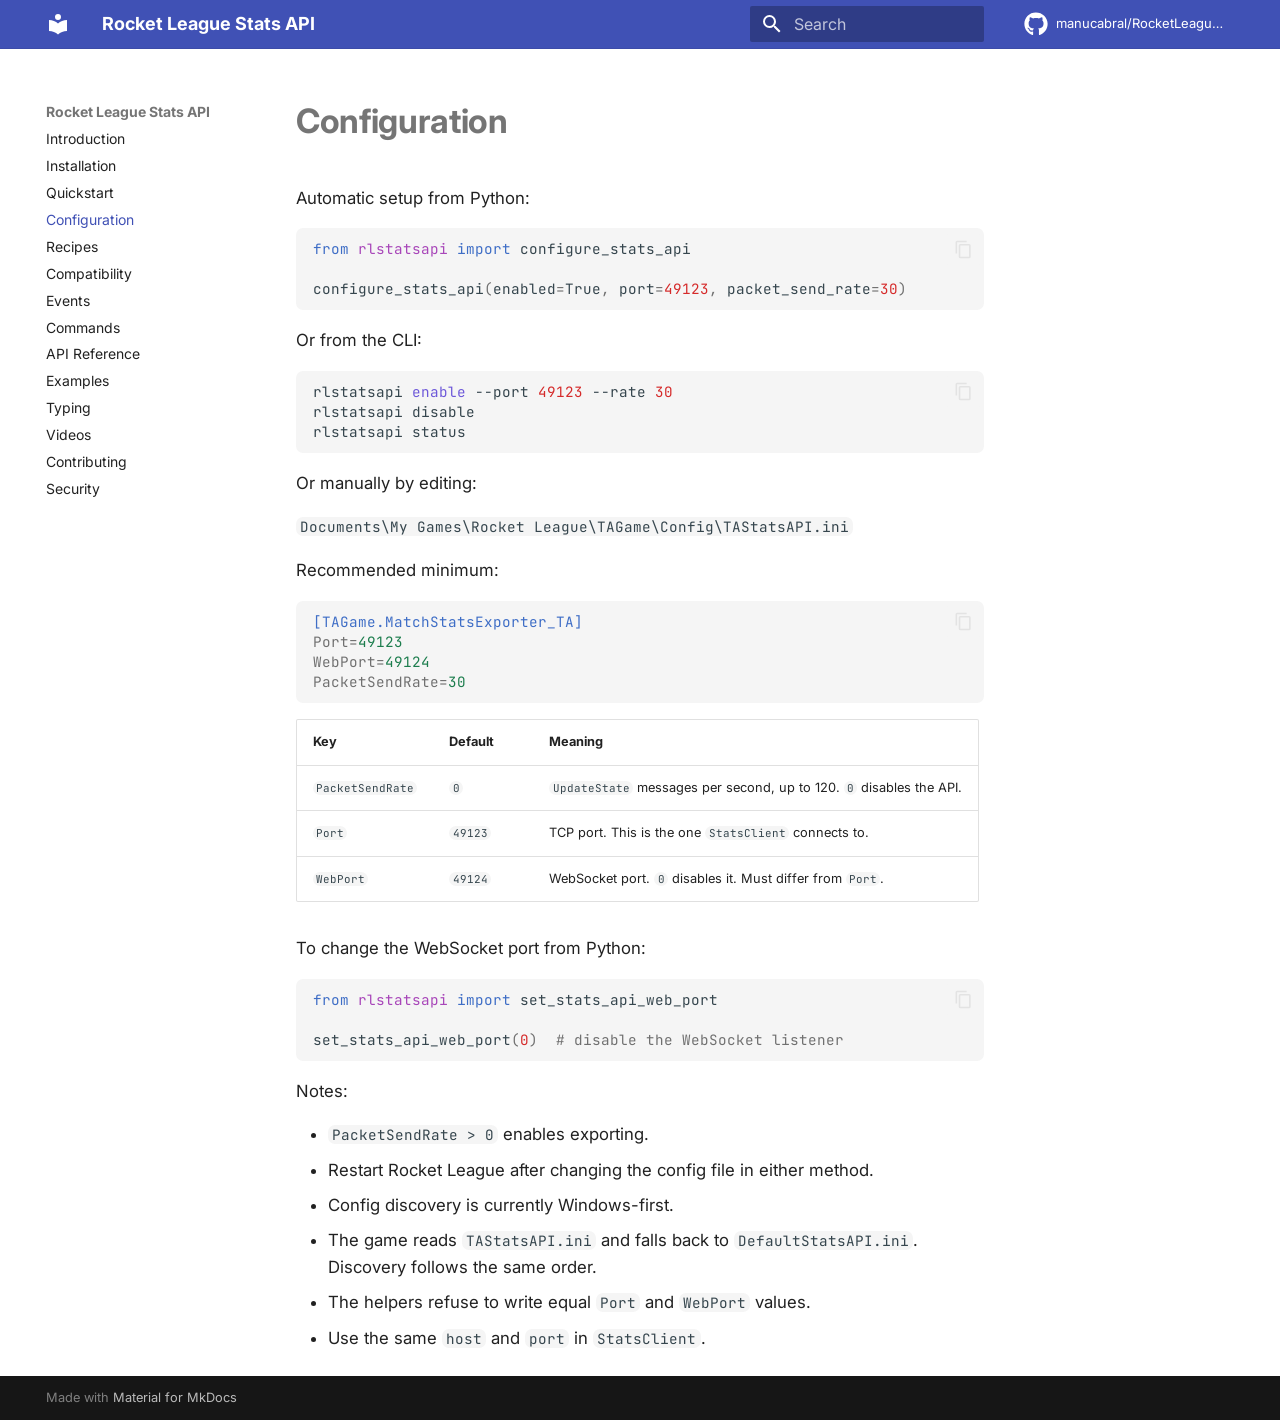
<file: configuration/index.html>
<!doctype html>
<html lang="en" class="no-js">
  <head>
    
      <meta charset="utf-8">
      <meta name="viewport" content="width=device-width,initial-scale=1">
      
        <meta name="description" content="Fast Python client for Rocket League Stats API events">
      
      
      
        <link rel="canonical" href="https://manucabral.github.io/RocketLeagueStatsAPI/configuration/">
      
      
        <link rel="prev" href="../quickstart/">
      
      
        <link rel="next" href="../recipes/">
      
      
        
      
      
      <link rel="icon" href="../assets/images/favicon.png">
      <meta name="generator" content="mkdocs-1.6.1, mkdocs-material-9.8.1">
    
    
      
        <title>Configuration - Rocket League Stats API</title>
      
    
    
      <link rel="stylesheet" href="../assets/stylesheets/main.57a0d79d.min.css">
      
      


    
    
      
    
    
      
        
        
        <link rel="preconnect" href="https://fonts.gstatic.com" crossorigin>
        <link rel="stylesheet" href="https://fonts.googleapis.com/css?family=Inter:300,300i,400,400i,700,700i%7CJetBrains+Mono:400,400i,700,700i&display=fallback">
        <style>:root{--md-text-font:"Inter";--md-code-font:"JetBrains Mono"}</style>
      
    
    
      <link rel="stylesheet" href="../assets/_mkdocstrings.css">
    
      <link rel="stylesheet" href="../stylesheets/extra.css">
    
    <script>__md_scope=new URL("..",location),__md_hash=e=>[...e].reduce(((e,_)=>(e<<5)-e+_.charCodeAt(0)),0),__md_get=(e,_=localStorage,t=__md_scope)=>JSON.parse(_.getItem(t.pathname+"."+e)),__md_set=(e,_,t=localStorage,a=__md_scope)=>{try{t.setItem(a.pathname+"."+e,JSON.stringify(_))}catch(e){}}</script>
    
      

    
    
  </head>
  
  
    <body dir="ltr">
  
    
    <input class="md-toggle" data-md-toggle="drawer" type="checkbox" id="__drawer" autocomplete="off">
    <input class="md-toggle" data-md-toggle="search" type="checkbox" id="__search" autocomplete="off">
    <label class="md-overlay" for="__drawer"></label>
    <div data-md-component="skip">
      
        
        <a href="#configuration" class="md-skip">
          Skip to content
        </a>
      
    </div>
    <div data-md-component="announce">
      
    </div>
    
    
      

  

<header class="md-header md-header--shadow" data-md-component="header">
  <nav class="md-header__inner md-grid" aria-label="Header">
    <a href=".." title="Rocket League Stats API" class="md-header__button md-logo" aria-label="Rocket League Stats API" data-md-component="logo">
      
  
  <svg xmlns="http://www.w3.org/2000/svg" viewBox="0 0 24 24"><path d="M12 8a3 3 0 0 0 3-3 3 3 0 0 0-3-3 3 3 0 0 0-3 3 3 3 0 0 0 3 3m0 3.54C9.64 9.35 6.5 8 3 8v11c3.5 0 6.64 1.35 9 3.54 2.36-2.19 5.5-3.54 9-3.54V8c-3.5 0-6.64 1.35-9 3.54"/></svg>

    </a>
    <label class="md-header__button md-icon" for="__drawer">
      
      <svg xmlns="http://www.w3.org/2000/svg" viewBox="0 0 24 24"><path d="M3 6h18v2H3zm0 5h18v2H3zm0 5h18v2H3z"/></svg>
    </label>
    <div class="md-header__title" data-md-component="header-title">
      <div class="md-header__ellipsis">
        <div class="md-header__topic">
          <span class="md-ellipsis">
            Rocket League Stats API
          </span>
        </div>
        <div class="md-header__topic" data-md-component="header-topic">
          <span class="md-ellipsis">
            
              Configuration
            
          </span>
        </div>
      </div>
    </div>
    
    
      <script>var palette=__md_get("__palette");if(palette&&palette.color){if("(prefers-color-scheme)"===palette.color.media){var media=matchMedia("(prefers-color-scheme: light)"),input=document.querySelector(media.matches?"[data-md-color-media='(prefers-color-scheme: light)']":"[data-md-color-media='(prefers-color-scheme: dark)']");palette.color.media=input.getAttribute("data-md-color-media"),palette.color.scheme=input.getAttribute("data-md-color-scheme"),palette.color.primary=input.getAttribute("data-md-color-primary"),palette.color.accent=input.getAttribute("data-md-color-accent")}for(var[key,value]of Object.entries(palette.color))document.body.setAttribute("data-md-color-"+key,value)}</script>
    
    
    
      
      
        <label class="md-header__button md-icon" for="__search">
          
          <svg xmlns="http://www.w3.org/2000/svg" viewBox="0 0 24 24"><path d="M9.5 3A6.5 6.5 0 0 1 16 9.5c0 1.61-.59 3.09-1.56 4.23l.27.27h.79l5 5-1.5 1.5-5-5v-.79l-.27-.27A6.52 6.52 0 0 1 9.5 16 6.5 6.5 0 0 1 3 9.5 6.5 6.5 0 0 1 9.5 3m0 2C7 5 5 7 5 9.5S7 14 9.5 14 14 12 14 9.5 12 5 9.5 5"/></svg>
        </label>
        <div class="md-search" data-md-component="search" role="dialog">
  <label class="md-search__overlay" for="__search"></label>
  <div class="md-search__inner" role="search">
    <form class="md-search__form" name="search">
      <input type="text" class="md-search__input" name="query" aria-label="Search" placeholder="Search" autocapitalize="off" autocorrect="off" autocomplete="off" spellcheck="false" data-md-component="search-query" required>
      <label class="md-search__icon md-icon" for="__search">
        
        <svg xmlns="http://www.w3.org/2000/svg" viewBox="0 0 24 24"><path d="M9.5 3A6.5 6.5 0 0 1 16 9.5c0 1.61-.59 3.09-1.56 4.23l.27.27h.79l5 5-1.5 1.5-5-5v-.79l-.27-.27A6.52 6.52 0 0 1 9.5 16 6.5 6.5 0 0 1 3 9.5 6.5 6.5 0 0 1 9.5 3m0 2C7 5 5 7 5 9.5S7 14 9.5 14 14 12 14 9.5 12 5 9.5 5"/></svg>
        
        <svg xmlns="http://www.w3.org/2000/svg" viewBox="0 0 24 24"><path d="M20 11v2H8l5.5 5.5-1.42 1.42L4.16 12l7.92-7.92L13.5 5.5 8 11z"/></svg>
      </label>
      <nav class="md-search__options" aria-label="Search">
        
        <button type="reset" class="md-search__icon md-icon" title="Clear" aria-label="Clear" tabindex="-1">
          
          <svg xmlns="http://www.w3.org/2000/svg" viewBox="0 0 24 24"><path d="M19 6.41 17.59 5 12 10.59 6.41 5 5 6.41 10.59 12 5 17.59 6.41 19 12 13.41 17.59 19 19 17.59 13.41 12z"/></svg>
        </button>
      </nav>
      
    </form>
    <div class="md-search__output">
      <div class="md-search__scrollwrap" tabindex="0" data-md-scrollfix>
        <div class="md-search-result" data-md-component="search-result">
          <div class="md-search-result__meta">
            Initializing search
          </div>
          <ol class="md-search-result__list" role="presentation"></ol>
        </div>
      </div>
    </div>
  </div>
</div>
      
    
    
      <div class="md-header__source">
        <a href="https://github.com/manucabral/RocketLeagueStatsAPI" title="Go to repository" class="md-source" data-md-component="source">
  <div class="md-source__icon md-icon">
    
    <svg xmlns="http://www.w3.org/2000/svg" viewBox="0 0 512 512"><!--! Font Awesome Free 7.1.0 by @fontawesome - https://fontawesome.com License - https://fontawesome.com/license/free (Icons: CC BY 4.0, Fonts: SIL OFL 1.1, Code: MIT License) Copyright 2025 Fonticons, Inc.--><path d="M173.9 397.4c0 2-2.3 3.6-5.2 3.6-3.3.3-5.6-1.3-5.6-3.6 0-2 2.3-3.6 5.2-3.6 3-.3 5.6 1.3 5.6 3.6m-31.1-4.5c-.7 2 1.3 4.3 4.3 4.9 2.6 1 5.6 0 6.2-2s-1.3-4.3-4.3-5.2c-2.6-.7-5.5.3-6.2 2.3m44.2-1.7c-2.9.7-4.9 2.6-4.6 4.9.3 2 2.9 3.3 5.9 2.6 2.9-.7 4.9-2.6 4.6-4.6-.3-1.9-3-3.2-5.9-2.9M252.8 8C114.1 8 8 113.3 8 252c0 110.9 69.8 205.8 169.5 239.2 12.8 2.3 17.3-5.6 17.3-12.1 0-6.2-.3-40.4-.3-61.4 0 0-70 15-84.7-29.8 0 0-11.4-29.1-27.8-36.6 0 0-22.9-15.7 1.6-15.4 0 0 24.9 2 38.6 25.8 21.9 38.6 58.6 27.5 72.9 20.9 2.3-16 8.8-27.1 16-33.7-55.9-6.2-112.3-14.3-112.3-110.5 0-27.5 7.6-41.3 23.6-58.9-2.6-6.5-11.1-33.3 2.6-67.9 20.9-6.5 69 27 69 27 20-5.6 41.5-8.5 62.8-8.5s42.8 2.9 62.8 8.5c0 0 48.1-33.6 69-27 13.7 34.7 5.2 61.4 2.6 67.9 16 17.7 25.8 31.5 25.8 58.9 0 96.5-58.9 104.2-114.8 110.5 9.2 7.9 17 22.9 17 46.4 0 33.7-.3 75.4-.3 83.6 0 6.5 4.6 14.4 17.3 12.1C436.2 457.8 504 362.9 504 252 504 113.3 391.5 8 252.8 8M105.2 352.9c-1.3 1-1 3.3.7 5.2 1.6 1.6 3.9 2.3 5.2 1 1.3-1 1-3.3-.7-5.2-1.6-1.6-3.9-2.3-5.2-1m-10.8-8.1c-.7 1.3.3 2.9 2.3 3.9 1.6 1 3.6.7 4.3-.7.7-1.3-.3-2.9-2.3-3.9-2-.6-3.6-.3-4.3.7m32.4 35.6c-1.6 1.3-1 4.3 1.3 6.2 2.3 2.3 5.2 2.6 6.5 1 1.3-1.3.7-4.3-1.3-6.2-2.2-2.3-5.2-2.6-6.5-1m-11.4-14.7c-1.6 1-1.6 3.6 0 5.9s4.3 3.3 5.6 2.3c1.6-1.3 1.6-3.9 0-6.2-1.4-2.3-4-3.3-5.6-2"/></svg>
  </div>
  <div class="md-source__repository">
    manucabral/RocketLeagueStatsAPI
  </div>
</a>
      </div>
    
  </nav>
  
</header>
    
    <div class="md-container" data-md-component="container">
      
      
        
          
        
      
      <main class="md-main" data-md-component="main">
        <div class="md-main__inner md-grid">
          
            
              
              <div class="md-sidebar md-sidebar--primary" data-md-component="sidebar" data-md-type="navigation" >
                <div class="md-sidebar__scrollwrap">
                  <div class="md-sidebar__inner">
                    



<nav class="md-nav md-nav--primary" aria-label="Navigation" data-md-level="0">
  <label class="md-nav__title" for="__drawer">
    <a href=".." title="Rocket League Stats API" class="md-nav__button md-logo" aria-label="Rocket League Stats API" data-md-component="logo">
      
  
  <svg xmlns="http://www.w3.org/2000/svg" viewBox="0 0 24 24"><path d="M12 8a3 3 0 0 0 3-3 3 3 0 0 0-3-3 3 3 0 0 0-3 3 3 3 0 0 0 3 3m0 3.54C9.64 9.35 6.5 8 3 8v11c3.5 0 6.64 1.35 9 3.54 2.36-2.19 5.5-3.54 9-3.54V8c-3.5 0-6.64 1.35-9 3.54"/></svg>

    </a>
    Rocket League Stats API
  </label>
  
    <div class="md-nav__source">
      <a href="https://github.com/manucabral/RocketLeagueStatsAPI" title="Go to repository" class="md-source" data-md-component="source">
  <div class="md-source__icon md-icon">
    
    <svg xmlns="http://www.w3.org/2000/svg" viewBox="0 0 512 512"><!--! Font Awesome Free 7.1.0 by @fontawesome - https://fontawesome.com License - https://fontawesome.com/license/free (Icons: CC BY 4.0, Fonts: SIL OFL 1.1, Code: MIT License) Copyright 2025 Fonticons, Inc.--><path d="M173.9 397.4c0 2-2.3 3.6-5.2 3.6-3.3.3-5.6-1.3-5.6-3.6 0-2 2.3-3.6 5.2-3.6 3-.3 5.6 1.3 5.6 3.6m-31.1-4.5c-.7 2 1.3 4.3 4.3 4.9 2.6 1 5.6 0 6.2-2s-1.3-4.3-4.3-5.2c-2.6-.7-5.5.3-6.2 2.3m44.2-1.7c-2.9.7-4.9 2.6-4.6 4.9.3 2 2.9 3.3 5.9 2.6 2.9-.7 4.9-2.6 4.6-4.6-.3-1.9-3-3.2-5.9-2.9M252.8 8C114.1 8 8 113.3 8 252c0 110.9 69.8 205.8 169.5 239.2 12.8 2.3 17.3-5.6 17.3-12.1 0-6.2-.3-40.4-.3-61.4 0 0-70 15-84.7-29.8 0 0-11.4-29.1-27.8-36.6 0 0-22.9-15.7 1.6-15.4 0 0 24.9 2 38.6 25.8 21.9 38.6 58.6 27.5 72.9 20.9 2.3-16 8.8-27.1 16-33.7-55.9-6.2-112.3-14.3-112.3-110.5 0-27.5 7.6-41.3 23.6-58.9-2.6-6.5-11.1-33.3 2.6-67.9 20.9-6.5 69 27 69 27 20-5.6 41.5-8.5 62.8-8.5s42.8 2.9 62.8 8.5c0 0 48.1-33.6 69-27 13.7 34.7 5.2 61.4 2.6 67.9 16 17.7 25.8 31.5 25.8 58.9 0 96.5-58.9 104.2-114.8 110.5 9.2 7.9 17 22.9 17 46.4 0 33.7-.3 75.4-.3 83.6 0 6.5 4.6 14.4 17.3 12.1C436.2 457.8 504 362.9 504 252 504 113.3 391.5 8 252.8 8M105.2 352.9c-1.3 1-1 3.3.7 5.2 1.6 1.6 3.9 2.3 5.2 1 1.3-1 1-3.3-.7-5.2-1.6-1.6-3.9-2.3-5.2-1m-10.8-8.1c-.7 1.3.3 2.9 2.3 3.9 1.6 1 3.6.7 4.3-.7.7-1.3-.3-2.9-2.3-3.9-2-.6-3.6-.3-4.3.7m32.4 35.6c-1.6 1.3-1 4.3 1.3 6.2 2.3 2.3 5.2 2.6 6.5 1 1.3-1.3.7-4.3-1.3-6.2-2.2-2.3-5.2-2.6-6.5-1m-11.4-14.7c-1.6 1-1.6 3.6 0 5.9s4.3 3.3 5.6 2.3c1.6-1.3 1.6-3.9 0-6.2-1.4-2.3-4-3.3-5.6-2"/></svg>
  </div>
  <div class="md-source__repository">
    manucabral/RocketLeagueStatsAPI
  </div>
</a>
    </div>
  
  <ul class="md-nav__list" data-md-scrollfix>
    
      
      
  
  
  
  
    <li class="md-nav__item">
      <a href=".." class="md-nav__link">
        
  
  
  <span class="md-ellipsis">
    
  
    Introduction
  

    
  </span>
  
  

      </a>
    </li>
  

    
      
      
  
  
  
  
    <li class="md-nav__item">
      <a href="../installation/" class="md-nav__link">
        
  
  
  <span class="md-ellipsis">
    
  
    Installation
  

    
  </span>
  
  

      </a>
    </li>
  

    
      
      
  
  
  
  
    <li class="md-nav__item">
      <a href="../quickstart/" class="md-nav__link">
        
  
  
  <span class="md-ellipsis">
    
  
    Quickstart
  

    
  </span>
  
  

      </a>
    </li>
  

    
      
      
  
  
    
  
  
  
    <li class="md-nav__item md-nav__item--active">
      
      <input class="md-nav__toggle md-toggle" type="checkbox" id="__toc">
      
      
        
      
      
      <a href="./" class="md-nav__link md-nav__link--active">
        
  
  
  <span class="md-ellipsis">
    
  
    Configuration
  

    
  </span>
  
  

      </a>
      
    </li>
  

    
      
      
  
  
  
  
    <li class="md-nav__item">
      <a href="../recipes/" class="md-nav__link">
        
  
  
  <span class="md-ellipsis">
    
  
    Recipes
  

    
  </span>
  
  

      </a>
    </li>
  

    
      
      
  
  
  
  
    <li class="md-nav__item">
      <a href="../compatibility/" class="md-nav__link">
        
  
  
  <span class="md-ellipsis">
    
  
    Compatibility
  

    
  </span>
  
  

      </a>
    </li>
  

    
      
      
  
  
  
  
    <li class="md-nav__item">
      <a href="../events/" class="md-nav__link">
        
  
  
  <span class="md-ellipsis">
    
  
    Events
  

    
  </span>
  
  

      </a>
    </li>
  

    
      
      
  
  
  
  
    <li class="md-nav__item">
      <a href="../commands/" class="md-nav__link">
        
  
  
  <span class="md-ellipsis">
    
  
    Commands
  

    
  </span>
  
  

      </a>
    </li>
  

    
      
      
  
  
  
  
    <li class="md-nav__item">
      <a href="../api/" class="md-nav__link">
        
  
  
  <span class="md-ellipsis">
    
  
    API Reference
  

    
  </span>
  
  

      </a>
    </li>
  

    
      
      
  
  
  
  
    <li class="md-nav__item">
      <a href="../examples/" class="md-nav__link">
        
  
  
  <span class="md-ellipsis">
    
  
    Examples
  

    
  </span>
  
  

      </a>
    </li>
  

    
      
      
  
  
  
  
    <li class="md-nav__item">
      <a href="../typing/" class="md-nav__link">
        
  
  
  <span class="md-ellipsis">
    
  
    Typing
  

    
  </span>
  
  

      </a>
    </li>
  

    
      
      
  
  
  
  
    <li class="md-nav__item">
      <a href="../videos/" class="md-nav__link">
        
  
  
  <span class="md-ellipsis">
    
  
    Videos
  

    
  </span>
  
  

      </a>
    </li>
  

    
      
      
  
  
  
  
    <li class="md-nav__item">
      <a href="../contributing/" class="md-nav__link">
        
  
  
  <span class="md-ellipsis">
    
  
    Contributing
  

    
  </span>
  
  

      </a>
    </li>
  

    
      
      
  
  
  
  
    <li class="md-nav__item">
      <a href="../security/" class="md-nav__link">
        
  
  
  <span class="md-ellipsis">
    
  
    Security
  

    
  </span>
  
  

      </a>
    </li>
  

    
  </ul>
</nav>
                  </div>
                </div>
              </div>
            
            
              
              <div class="md-sidebar md-sidebar--secondary" data-md-component="sidebar" data-md-type="toc" >
                <div class="md-sidebar__scrollwrap">
                  <div class="md-sidebar__inner">
                    

<nav class="md-nav md-nav--secondary" aria-label="Table of contents">
  
  
  
    
  
  
</nav>
                  </div>
                </div>
              </div>
            
          
          
            <div class="md-content" data-md-component="content">
              
              <article class="md-content__inner md-typeset">
                
                  


  
  


<h1 id="configuration">Configuration<a class="headerlink" href="#configuration" title="Permanent link">&para;</a></h1>
<p>Automatic setup from Python:</p>
<div class="highlight"><pre><span></span><code><span class="kn">from</span><span class="w"> </span><span class="nn">rlstatsapi</span><span class="w"> </span><span class="kn">import</span> <span class="n">configure_stats_api</span>

<span class="n">configure_stats_api</span><span class="p">(</span><span class="n">enabled</span><span class="o">=</span><span class="kc">True</span><span class="p">,</span> <span class="n">port</span><span class="o">=</span><span class="mi">49123</span><span class="p">,</span> <span class="n">packet_send_rate</span><span class="o">=</span><span class="mi">30</span><span class="p">)</span>
</code></pre></div>
<p>Or from the CLI:</p>
<div class="highlight"><pre><span></span><code>rlstatsapi<span class="w"> </span><span class="nb">enable</span><span class="w"> </span>--port<span class="w"> </span><span class="m">49123</span><span class="w"> </span>--rate<span class="w"> </span><span class="m">30</span>
rlstatsapi<span class="w"> </span>disable
rlstatsapi<span class="w"> </span>status
</code></pre></div>
<p>Or manually by editing:</p>
<p><code>Documents\My Games\Rocket League\TAGame\Config\TAStatsAPI.ini</code></p>
<p>Recommended minimum:</p>
<div class="highlight"><pre><span></span><code><span class="k">[TAGame.MatchStatsExporter_TA]</span>
<span class="na">Port</span><span class="o">=</span><span class="s">49123</span>
<span class="na">WebPort</span><span class="o">=</span><span class="s">49124</span>
<span class="na">PacketSendRate</span><span class="o">=</span><span class="s">30</span>
</code></pre></div>
<table>
<thead>
<tr>
<th>Key</th>
<th>Default</th>
<th>Meaning</th>
</tr>
</thead>
<tbody>
<tr>
<td><code>PacketSendRate</code></td>
<td><code>0</code></td>
<td><code>UpdateState</code> messages per second, up to 120. <code>0</code> disables the API.</td>
</tr>
<tr>
<td><code>Port</code></td>
<td><code>49123</code></td>
<td>TCP port. This is the one <code>StatsClient</code> connects to.</td>
</tr>
<tr>
<td><code>WebPort</code></td>
<td><code>49124</code></td>
<td>WebSocket port. <code>0</code> disables it. Must differ from <code>Port</code>.</td>
</tr>
</tbody>
</table>
<p>To change the WebSocket port from Python:</p>
<div class="highlight"><pre><span></span><code><span class="kn">from</span><span class="w"> </span><span class="nn">rlstatsapi</span><span class="w"> </span><span class="kn">import</span> <span class="n">set_stats_api_web_port</span>

<span class="n">set_stats_api_web_port</span><span class="p">(</span><span class="mi">0</span><span class="p">)</span>  <span class="c1"># disable the WebSocket listener</span>
</code></pre></div>
<p>Notes:</p>
<ul>
<li><code>PacketSendRate &gt; 0</code> enables exporting.</li>
<li>Restart Rocket League after changing the config file in either method.</li>
<li>Config discovery is currently Windows-first.</li>
<li>The game reads <code>TAStatsAPI.ini</code> and falls back to <code>DefaultStatsAPI.ini</code>. Discovery follows the same order.</li>
<li>The helpers refuse to write equal <code>Port</code> and <code>WebPort</code> values.</li>
<li>Use the same <code>host</code> and <code>port</code> in <code>StatsClient</code>.</li>
</ul>












                
              </article>
            </div>
          
          
<script>var target=document.getElementById(location.hash.slice(1));target&&target.name&&(target.checked=target.name.startsWith("__tabbed_"))</script>
        </div>
        
          <button type="button" class="md-top md-icon" data-md-component="top" hidden>
  
  <svg xmlns="http://www.w3.org/2000/svg" viewBox="0 0 24 24"><path d="M13 20h-2V8l-5.5 5.5-1.42-1.42L12 4.16l7.92 7.92-1.42 1.42L13 8z"/></svg>
  Back to top
</button>
        
      </main>
      
        <footer class="md-footer">
  
  <div class="md-footer-meta md-typeset">
    <div class="md-footer-meta__inner md-grid">
      <div class="md-copyright">
  
  
    Made with
    <a href="https://squidfunk.github.io/mkdocs-material/" target="_blank" rel="noopener">
      Material for MkDocs
    </a>
  
</div>
      
    </div>
  </div>
</footer>
      
    </div>
    <div class="md-dialog" data-md-component="dialog">
      <div class="md-dialog__inner md-typeset"></div>
    </div>
    
    
    
      
      
      <script id="__config" type="application/json">{"annotate": null, "base": "..", "features": ["navigation.sections", "navigation.top", "content.code.copy", "toc.follow"], "search": "../assets/javascripts/workers/search.a7633da7.min.js", "tags": null, "translations": {"clipboard.copied": "Copied to clipboard", "clipboard.copy": "Copy to clipboard", "search.result.more.one": "1 more on this page", "search.result.more.other": "# more on this page", "search.result.none": "No matching documents", "search.result.one": "1 matching document", "search.result.other": "# matching documents", "search.result.placeholder": "Type to start searching", "search.result.term.missing": "Missing", "select.version": "Select version"}, "version": null}</script>
    
    
      <script src="../assets/javascripts/bundle.a5f9d56c.min.js"></script>
      
    
  </body>
</html>
</file>
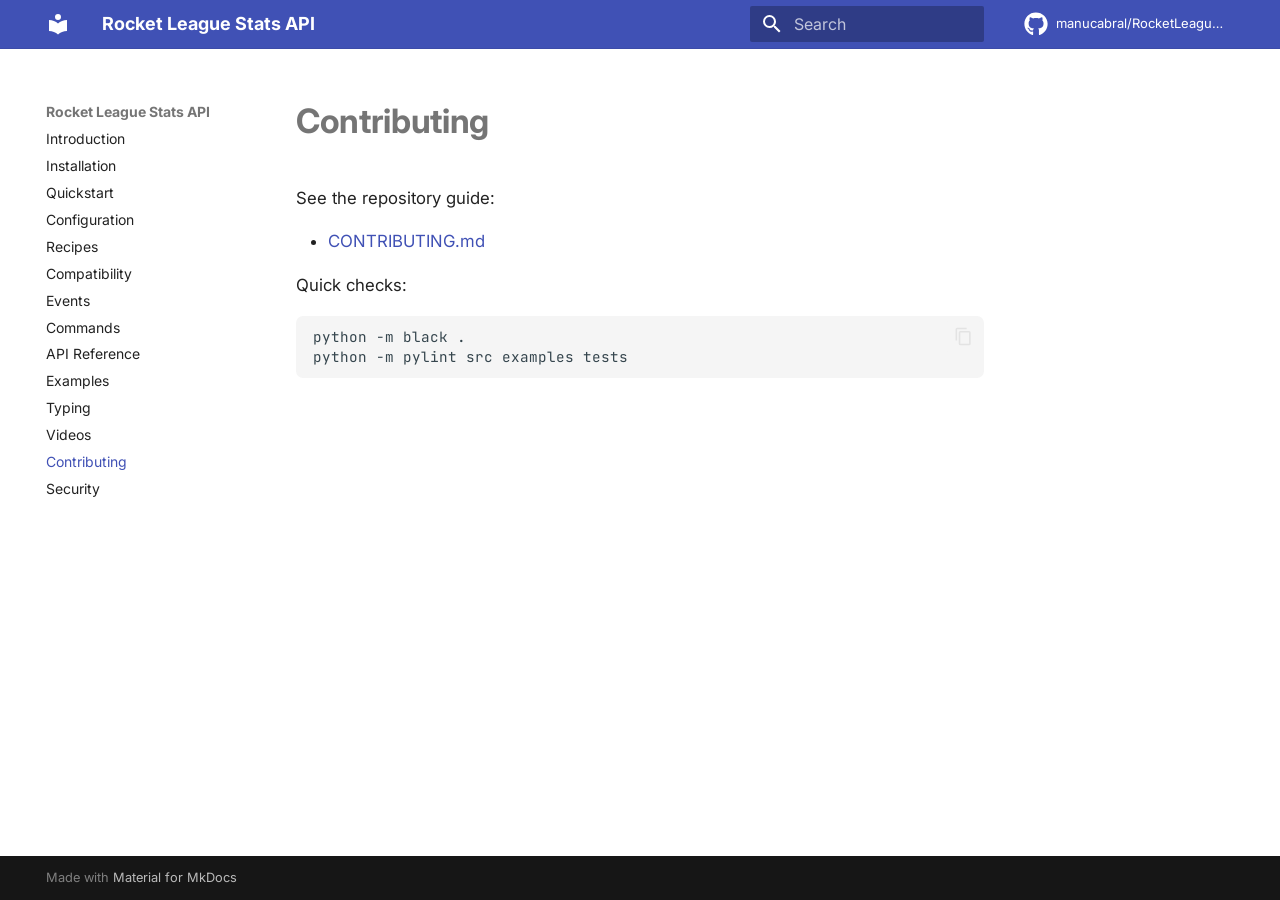
<file: contributing/index.html>
<!doctype html>
<html lang="en" class="no-js">
  <head>
    
      <meta charset="utf-8">
      <meta name="viewport" content="width=device-width,initial-scale=1">
      
        <meta name="description" content="Fast Python client for Rocket League Stats API events">
      
      
      
        <link rel="canonical" href="https://manucabral.github.io/RocketLeagueStatsAPI/contributing/">
      
      
        <link rel="prev" href="../videos/">
      
      
        <link rel="next" href="../security/">
      
      
        
      
      
      <link rel="icon" href="../assets/images/favicon.png">
      <meta name="generator" content="mkdocs-1.6.1, mkdocs-material-9.8.1">
    
    
      
        <title>Contributing - Rocket League Stats API</title>
      
    
    
      <link rel="stylesheet" href="../assets/stylesheets/main.57a0d79d.min.css">
      
      


    
    
      
    
    
      
        
        
        <link rel="preconnect" href="https://fonts.gstatic.com" crossorigin>
        <link rel="stylesheet" href="https://fonts.googleapis.com/css?family=Inter:300,300i,400,400i,700,700i%7CJetBrains+Mono:400,400i,700,700i&display=fallback">
        <style>:root{--md-text-font:"Inter";--md-code-font:"JetBrains Mono"}</style>
      
    
    
      <link rel="stylesheet" href="../assets/_mkdocstrings.css">
    
      <link rel="stylesheet" href="../stylesheets/extra.css">
    
    <script>__md_scope=new URL("..",location),__md_hash=e=>[...e].reduce(((e,_)=>(e<<5)-e+_.charCodeAt(0)),0),__md_get=(e,_=localStorage,t=__md_scope)=>JSON.parse(_.getItem(t.pathname+"."+e)),__md_set=(e,_,t=localStorage,a=__md_scope)=>{try{t.setItem(a.pathname+"."+e,JSON.stringify(_))}catch(e){}}</script>
    
      

    
    
  </head>
  
  
    <body dir="ltr">
  
    
    <input class="md-toggle" data-md-toggle="drawer" type="checkbox" id="__drawer" autocomplete="off">
    <input class="md-toggle" data-md-toggle="search" type="checkbox" id="__search" autocomplete="off">
    <label class="md-overlay" for="__drawer"></label>
    <div data-md-component="skip">
      
        
        <a href="#contributing" class="md-skip">
          Skip to content
        </a>
      
    </div>
    <div data-md-component="announce">
      
    </div>
    
    
      

  

<header class="md-header md-header--shadow" data-md-component="header">
  <nav class="md-header__inner md-grid" aria-label="Header">
    <a href=".." title="Rocket League Stats API" class="md-header__button md-logo" aria-label="Rocket League Stats API" data-md-component="logo">
      
  
  <svg xmlns="http://www.w3.org/2000/svg" viewBox="0 0 24 24"><path d="M12 8a3 3 0 0 0 3-3 3 3 0 0 0-3-3 3 3 0 0 0-3 3 3 3 0 0 0 3 3m0 3.54C9.64 9.35 6.5 8 3 8v11c3.5 0 6.64 1.35 9 3.54 2.36-2.19 5.5-3.54 9-3.54V8c-3.5 0-6.64 1.35-9 3.54"/></svg>

    </a>
    <label class="md-header__button md-icon" for="__drawer">
      
      <svg xmlns="http://www.w3.org/2000/svg" viewBox="0 0 24 24"><path d="M3 6h18v2H3zm0 5h18v2H3zm0 5h18v2H3z"/></svg>
    </label>
    <div class="md-header__title" data-md-component="header-title">
      <div class="md-header__ellipsis">
        <div class="md-header__topic">
          <span class="md-ellipsis">
            Rocket League Stats API
          </span>
        </div>
        <div class="md-header__topic" data-md-component="header-topic">
          <span class="md-ellipsis">
            
              Contributing
            
          </span>
        </div>
      </div>
    </div>
    
    
      <script>var palette=__md_get("__palette");if(palette&&palette.color){if("(prefers-color-scheme)"===palette.color.media){var media=matchMedia("(prefers-color-scheme: light)"),input=document.querySelector(media.matches?"[data-md-color-media='(prefers-color-scheme: light)']":"[data-md-color-media='(prefers-color-scheme: dark)']");palette.color.media=input.getAttribute("data-md-color-media"),palette.color.scheme=input.getAttribute("data-md-color-scheme"),palette.color.primary=input.getAttribute("data-md-color-primary"),palette.color.accent=input.getAttribute("data-md-color-accent")}for(var[key,value]of Object.entries(palette.color))document.body.setAttribute("data-md-color-"+key,value)}</script>
    
    
    
      
      
        <label class="md-header__button md-icon" for="__search">
          
          <svg xmlns="http://www.w3.org/2000/svg" viewBox="0 0 24 24"><path d="M9.5 3A6.5 6.5 0 0 1 16 9.5c0 1.61-.59 3.09-1.56 4.23l.27.27h.79l5 5-1.5 1.5-5-5v-.79l-.27-.27A6.52 6.52 0 0 1 9.5 16 6.5 6.5 0 0 1 3 9.5 6.5 6.5 0 0 1 9.5 3m0 2C7 5 5 7 5 9.5S7 14 9.5 14 14 12 14 9.5 12 5 9.5 5"/></svg>
        </label>
        <div class="md-search" data-md-component="search" role="dialog">
  <label class="md-search__overlay" for="__search"></label>
  <div class="md-search__inner" role="search">
    <form class="md-search__form" name="search">
      <input type="text" class="md-search__input" name="query" aria-label="Search" placeholder="Search" autocapitalize="off" autocorrect="off" autocomplete="off" spellcheck="false" data-md-component="search-query" required>
      <label class="md-search__icon md-icon" for="__search">
        
        <svg xmlns="http://www.w3.org/2000/svg" viewBox="0 0 24 24"><path d="M9.5 3A6.5 6.5 0 0 1 16 9.5c0 1.61-.59 3.09-1.56 4.23l.27.27h.79l5 5-1.5 1.5-5-5v-.79l-.27-.27A6.52 6.52 0 0 1 9.5 16 6.5 6.5 0 0 1 3 9.5 6.5 6.5 0 0 1 9.5 3m0 2C7 5 5 7 5 9.5S7 14 9.5 14 14 12 14 9.5 12 5 9.5 5"/></svg>
        
        <svg xmlns="http://www.w3.org/2000/svg" viewBox="0 0 24 24"><path d="M20 11v2H8l5.5 5.5-1.42 1.42L4.16 12l7.92-7.92L13.5 5.5 8 11z"/></svg>
      </label>
      <nav class="md-search__options" aria-label="Search">
        
        <button type="reset" class="md-search__icon md-icon" title="Clear" aria-label="Clear" tabindex="-1">
          
          <svg xmlns="http://www.w3.org/2000/svg" viewBox="0 0 24 24"><path d="M19 6.41 17.59 5 12 10.59 6.41 5 5 6.41 10.59 12 5 17.59 6.41 19 12 13.41 17.59 19 19 17.59 13.41 12z"/></svg>
        </button>
      </nav>
      
    </form>
    <div class="md-search__output">
      <div class="md-search__scrollwrap" tabindex="0" data-md-scrollfix>
        <div class="md-search-result" data-md-component="search-result">
          <div class="md-search-result__meta">
            Initializing search
          </div>
          <ol class="md-search-result__list" role="presentation"></ol>
        </div>
      </div>
    </div>
  </div>
</div>
      
    
    
      <div class="md-header__source">
        <a href="https://github.com/manucabral/RocketLeagueStatsAPI" title="Go to repository" class="md-source" data-md-component="source">
  <div class="md-source__icon md-icon">
    
    <svg xmlns="http://www.w3.org/2000/svg" viewBox="0 0 512 512"><!--! Font Awesome Free 7.1.0 by @fontawesome - https://fontawesome.com License - https://fontawesome.com/license/free (Icons: CC BY 4.0, Fonts: SIL OFL 1.1, Code: MIT License) Copyright 2025 Fonticons, Inc.--><path d="M173.9 397.4c0 2-2.3 3.6-5.2 3.6-3.3.3-5.6-1.3-5.6-3.6 0-2 2.3-3.6 5.2-3.6 3-.3 5.6 1.3 5.6 3.6m-31.1-4.5c-.7 2 1.3 4.3 4.3 4.9 2.6 1 5.6 0 6.2-2s-1.3-4.3-4.3-5.2c-2.6-.7-5.5.3-6.2 2.3m44.2-1.7c-2.9.7-4.9 2.6-4.6 4.9.3 2 2.9 3.3 5.9 2.6 2.9-.7 4.9-2.6 4.6-4.6-.3-1.9-3-3.2-5.9-2.9M252.8 8C114.1 8 8 113.3 8 252c0 110.9 69.8 205.8 169.5 239.2 12.8 2.3 17.3-5.6 17.3-12.1 0-6.2-.3-40.4-.3-61.4 0 0-70 15-84.7-29.8 0 0-11.4-29.1-27.8-36.6 0 0-22.9-15.7 1.6-15.4 0 0 24.9 2 38.6 25.8 21.9 38.6 58.6 27.5 72.9 20.9 2.3-16 8.8-27.1 16-33.7-55.9-6.2-112.3-14.3-112.3-110.5 0-27.5 7.6-41.3 23.6-58.9-2.6-6.5-11.1-33.3 2.6-67.9 20.9-6.5 69 27 69 27 20-5.6 41.5-8.5 62.8-8.5s42.8 2.9 62.8 8.5c0 0 48.1-33.6 69-27 13.7 34.7 5.2 61.4 2.6 67.9 16 17.7 25.8 31.5 25.8 58.9 0 96.5-58.9 104.2-114.8 110.5 9.2 7.9 17 22.9 17 46.4 0 33.7-.3 75.4-.3 83.6 0 6.5 4.6 14.4 17.3 12.1C436.2 457.8 504 362.9 504 252 504 113.3 391.5 8 252.8 8M105.2 352.9c-1.3 1-1 3.3.7 5.2 1.6 1.6 3.9 2.3 5.2 1 1.3-1 1-3.3-.7-5.2-1.6-1.6-3.9-2.3-5.2-1m-10.8-8.1c-.7 1.3.3 2.9 2.3 3.9 1.6 1 3.6.7 4.3-.7.7-1.3-.3-2.9-2.3-3.9-2-.6-3.6-.3-4.3.7m32.4 35.6c-1.6 1.3-1 4.3 1.3 6.2 2.3 2.3 5.2 2.6 6.5 1 1.3-1.3.7-4.3-1.3-6.2-2.2-2.3-5.2-2.6-6.5-1m-11.4-14.7c-1.6 1-1.6 3.6 0 5.9s4.3 3.3 5.6 2.3c1.6-1.3 1.6-3.9 0-6.2-1.4-2.3-4-3.3-5.6-2"/></svg>
  </div>
  <div class="md-source__repository">
    manucabral/RocketLeagueStatsAPI
  </div>
</a>
      </div>
    
  </nav>
  
</header>
    
    <div class="md-container" data-md-component="container">
      
      
        
          
        
      
      <main class="md-main" data-md-component="main">
        <div class="md-main__inner md-grid">
          
            
              
              <div class="md-sidebar md-sidebar--primary" data-md-component="sidebar" data-md-type="navigation" >
                <div class="md-sidebar__scrollwrap">
                  <div class="md-sidebar__inner">
                    



<nav class="md-nav md-nav--primary" aria-label="Navigation" data-md-level="0">
  <label class="md-nav__title" for="__drawer">
    <a href=".." title="Rocket League Stats API" class="md-nav__button md-logo" aria-label="Rocket League Stats API" data-md-component="logo">
      
  
  <svg xmlns="http://www.w3.org/2000/svg" viewBox="0 0 24 24"><path d="M12 8a3 3 0 0 0 3-3 3 3 0 0 0-3-3 3 3 0 0 0-3 3 3 3 0 0 0 3 3m0 3.54C9.64 9.35 6.5 8 3 8v11c3.5 0 6.64 1.35 9 3.54 2.36-2.19 5.5-3.54 9-3.54V8c-3.5 0-6.64 1.35-9 3.54"/></svg>

    </a>
    Rocket League Stats API
  </label>
  
    <div class="md-nav__source">
      <a href="https://github.com/manucabral/RocketLeagueStatsAPI" title="Go to repository" class="md-source" data-md-component="source">
  <div class="md-source__icon md-icon">
    
    <svg xmlns="http://www.w3.org/2000/svg" viewBox="0 0 512 512"><!--! Font Awesome Free 7.1.0 by @fontawesome - https://fontawesome.com License - https://fontawesome.com/license/free (Icons: CC BY 4.0, Fonts: SIL OFL 1.1, Code: MIT License) Copyright 2025 Fonticons, Inc.--><path d="M173.9 397.4c0 2-2.3 3.6-5.2 3.6-3.3.3-5.6-1.3-5.6-3.6 0-2 2.3-3.6 5.2-3.6 3-.3 5.6 1.3 5.6 3.6m-31.1-4.5c-.7 2 1.3 4.3 4.3 4.9 2.6 1 5.6 0 6.2-2s-1.3-4.3-4.3-5.2c-2.6-.7-5.5.3-6.2 2.3m44.2-1.7c-2.9.7-4.9 2.6-4.6 4.9.3 2 2.9 3.3 5.9 2.6 2.9-.7 4.9-2.6 4.6-4.6-.3-1.9-3-3.2-5.9-2.9M252.8 8C114.1 8 8 113.3 8 252c0 110.9 69.8 205.8 169.5 239.2 12.8 2.3 17.3-5.6 17.3-12.1 0-6.2-.3-40.4-.3-61.4 0 0-70 15-84.7-29.8 0 0-11.4-29.1-27.8-36.6 0 0-22.9-15.7 1.6-15.4 0 0 24.9 2 38.6 25.8 21.9 38.6 58.6 27.5 72.9 20.9 2.3-16 8.8-27.1 16-33.7-55.9-6.2-112.3-14.3-112.3-110.5 0-27.5 7.6-41.3 23.6-58.9-2.6-6.5-11.1-33.3 2.6-67.9 20.9-6.5 69 27 69 27 20-5.6 41.5-8.5 62.8-8.5s42.8 2.9 62.8 8.5c0 0 48.1-33.6 69-27 13.7 34.7 5.2 61.4 2.6 67.9 16 17.7 25.8 31.5 25.8 58.9 0 96.5-58.9 104.2-114.8 110.5 9.2 7.9 17 22.9 17 46.4 0 33.7-.3 75.4-.3 83.6 0 6.5 4.6 14.4 17.3 12.1C436.2 457.8 504 362.9 504 252 504 113.3 391.5 8 252.8 8M105.2 352.9c-1.3 1-1 3.3.7 5.2 1.6 1.6 3.9 2.3 5.2 1 1.3-1 1-3.3-.7-5.2-1.6-1.6-3.9-2.3-5.2-1m-10.8-8.1c-.7 1.3.3 2.9 2.3 3.9 1.6 1 3.6.7 4.3-.7.7-1.3-.3-2.9-2.3-3.9-2-.6-3.6-.3-4.3.7m32.4 35.6c-1.6 1.3-1 4.3 1.3 6.2 2.3 2.3 5.2 2.6 6.5 1 1.3-1.3.7-4.3-1.3-6.2-2.2-2.3-5.2-2.6-6.5-1m-11.4-14.7c-1.6 1-1.6 3.6 0 5.9s4.3 3.3 5.6 2.3c1.6-1.3 1.6-3.9 0-6.2-1.4-2.3-4-3.3-5.6-2"/></svg>
  </div>
  <div class="md-source__repository">
    manucabral/RocketLeagueStatsAPI
  </div>
</a>
    </div>
  
  <ul class="md-nav__list" data-md-scrollfix>
    
      
      
  
  
  
  
    <li class="md-nav__item">
      <a href=".." class="md-nav__link">
        
  
  
  <span class="md-ellipsis">
    
  
    Introduction
  

    
  </span>
  
  

      </a>
    </li>
  

    
      
      
  
  
  
  
    <li class="md-nav__item">
      <a href="../installation/" class="md-nav__link">
        
  
  
  <span class="md-ellipsis">
    
  
    Installation
  

    
  </span>
  
  

      </a>
    </li>
  

    
      
      
  
  
  
  
    <li class="md-nav__item">
      <a href="../quickstart/" class="md-nav__link">
        
  
  
  <span class="md-ellipsis">
    
  
    Quickstart
  

    
  </span>
  
  

      </a>
    </li>
  

    
      
      
  
  
  
  
    <li class="md-nav__item">
      <a href="../configuration/" class="md-nav__link">
        
  
  
  <span class="md-ellipsis">
    
  
    Configuration
  

    
  </span>
  
  

      </a>
    </li>
  

    
      
      
  
  
  
  
    <li class="md-nav__item">
      <a href="../recipes/" class="md-nav__link">
        
  
  
  <span class="md-ellipsis">
    
  
    Recipes
  

    
  </span>
  
  

      </a>
    </li>
  

    
      
      
  
  
  
  
    <li class="md-nav__item">
      <a href="../compatibility/" class="md-nav__link">
        
  
  
  <span class="md-ellipsis">
    
  
    Compatibility
  

    
  </span>
  
  

      </a>
    </li>
  

    
      
      
  
  
  
  
    <li class="md-nav__item">
      <a href="../events/" class="md-nav__link">
        
  
  
  <span class="md-ellipsis">
    
  
    Events
  

    
  </span>
  
  

      </a>
    </li>
  

    
      
      
  
  
  
  
    <li class="md-nav__item">
      <a href="../commands/" class="md-nav__link">
        
  
  
  <span class="md-ellipsis">
    
  
    Commands
  

    
  </span>
  
  

      </a>
    </li>
  

    
      
      
  
  
  
  
    <li class="md-nav__item">
      <a href="../api/" class="md-nav__link">
        
  
  
  <span class="md-ellipsis">
    
  
    API Reference
  

    
  </span>
  
  

      </a>
    </li>
  

    
      
      
  
  
  
  
    <li class="md-nav__item">
      <a href="../examples/" class="md-nav__link">
        
  
  
  <span class="md-ellipsis">
    
  
    Examples
  

    
  </span>
  
  

      </a>
    </li>
  

    
      
      
  
  
  
  
    <li class="md-nav__item">
      <a href="../typing/" class="md-nav__link">
        
  
  
  <span class="md-ellipsis">
    
  
    Typing
  

    
  </span>
  
  

      </a>
    </li>
  

    
      
      
  
  
  
  
    <li class="md-nav__item">
      <a href="../videos/" class="md-nav__link">
        
  
  
  <span class="md-ellipsis">
    
  
    Videos
  

    
  </span>
  
  

      </a>
    </li>
  

    
      
      
  
  
    
  
  
  
    <li class="md-nav__item md-nav__item--active">
      
      <input class="md-nav__toggle md-toggle" type="checkbox" id="__toc">
      
      
        
      
      
      <a href="./" class="md-nav__link md-nav__link--active">
        
  
  
  <span class="md-ellipsis">
    
  
    Contributing
  

    
  </span>
  
  

      </a>
      
    </li>
  

    
      
      
  
  
  
  
    <li class="md-nav__item">
      <a href="../security/" class="md-nav__link">
        
  
  
  <span class="md-ellipsis">
    
  
    Security
  

    
  </span>
  
  

      </a>
    </li>
  

    
  </ul>
</nav>
                  </div>
                </div>
              </div>
            
            
              
              <div class="md-sidebar md-sidebar--secondary" data-md-component="sidebar" data-md-type="toc" >
                <div class="md-sidebar__scrollwrap">
                  <div class="md-sidebar__inner">
                    

<nav class="md-nav md-nav--secondary" aria-label="Table of contents">
  
  
  
    
  
  
</nav>
                  </div>
                </div>
              </div>
            
          
          
            <div class="md-content" data-md-component="content">
              
              <article class="md-content__inner md-typeset">
                
                  


  
  


<h1 id="contributing">Contributing<a class="headerlink" href="#contributing" title="Permanent link">&para;</a></h1>
<p>See the repository guide:</p>
<ul>
<li><a href="https://github.com/manucabral/RocketLeagueStatsAPI/blob/main/CONTRIBUTING.md">CONTRIBUTING.md</a></li>
</ul>
<p>Quick checks:</p>
<div class="highlight"><pre><span></span><code>python<span class="w"> </span>-m<span class="w"> </span>black<span class="w"> </span>.
python<span class="w"> </span>-m<span class="w"> </span>pylint<span class="w"> </span>src<span class="w"> </span>examples<span class="w"> </span>tests
</code></pre></div>












                
              </article>
            </div>
          
          
<script>var target=document.getElementById(location.hash.slice(1));target&&target.name&&(target.checked=target.name.startsWith("__tabbed_"))</script>
        </div>
        
          <button type="button" class="md-top md-icon" data-md-component="top" hidden>
  
  <svg xmlns="http://www.w3.org/2000/svg" viewBox="0 0 24 24"><path d="M13 20h-2V8l-5.5 5.5-1.42-1.42L12 4.16l7.92 7.92-1.42 1.42L13 8z"/></svg>
  Back to top
</button>
        
      </main>
      
        <footer class="md-footer">
  
  <div class="md-footer-meta md-typeset">
    <div class="md-footer-meta__inner md-grid">
      <div class="md-copyright">
  
  
    Made with
    <a href="https://squidfunk.github.io/mkdocs-material/" target="_blank" rel="noopener">
      Material for MkDocs
    </a>
  
</div>
      
    </div>
  </div>
</footer>
      
    </div>
    <div class="md-dialog" data-md-component="dialog">
      <div class="md-dialog__inner md-typeset"></div>
    </div>
    
    
    
      
      
      <script id="__config" type="application/json">{"annotate": null, "base": "..", "features": ["navigation.sections", "navigation.top", "content.code.copy", "toc.follow"], "search": "../assets/javascripts/workers/search.a7633da7.min.js", "tags": null, "translations": {"clipboard.copied": "Copied to clipboard", "clipboard.copy": "Copy to clipboard", "search.result.more.one": "1 more on this page", "search.result.more.other": "# more on this page", "search.result.none": "No matching documents", "search.result.one": "1 matching document", "search.result.other": "# matching documents", "search.result.placeholder": "Type to start searching", "search.result.term.missing": "Missing", "select.version": "Select version"}, "version": null}</script>
    
    
      <script src="../assets/javascripts/bundle.a5f9d56c.min.js"></script>
      
    
  </body>
</html>
</file>
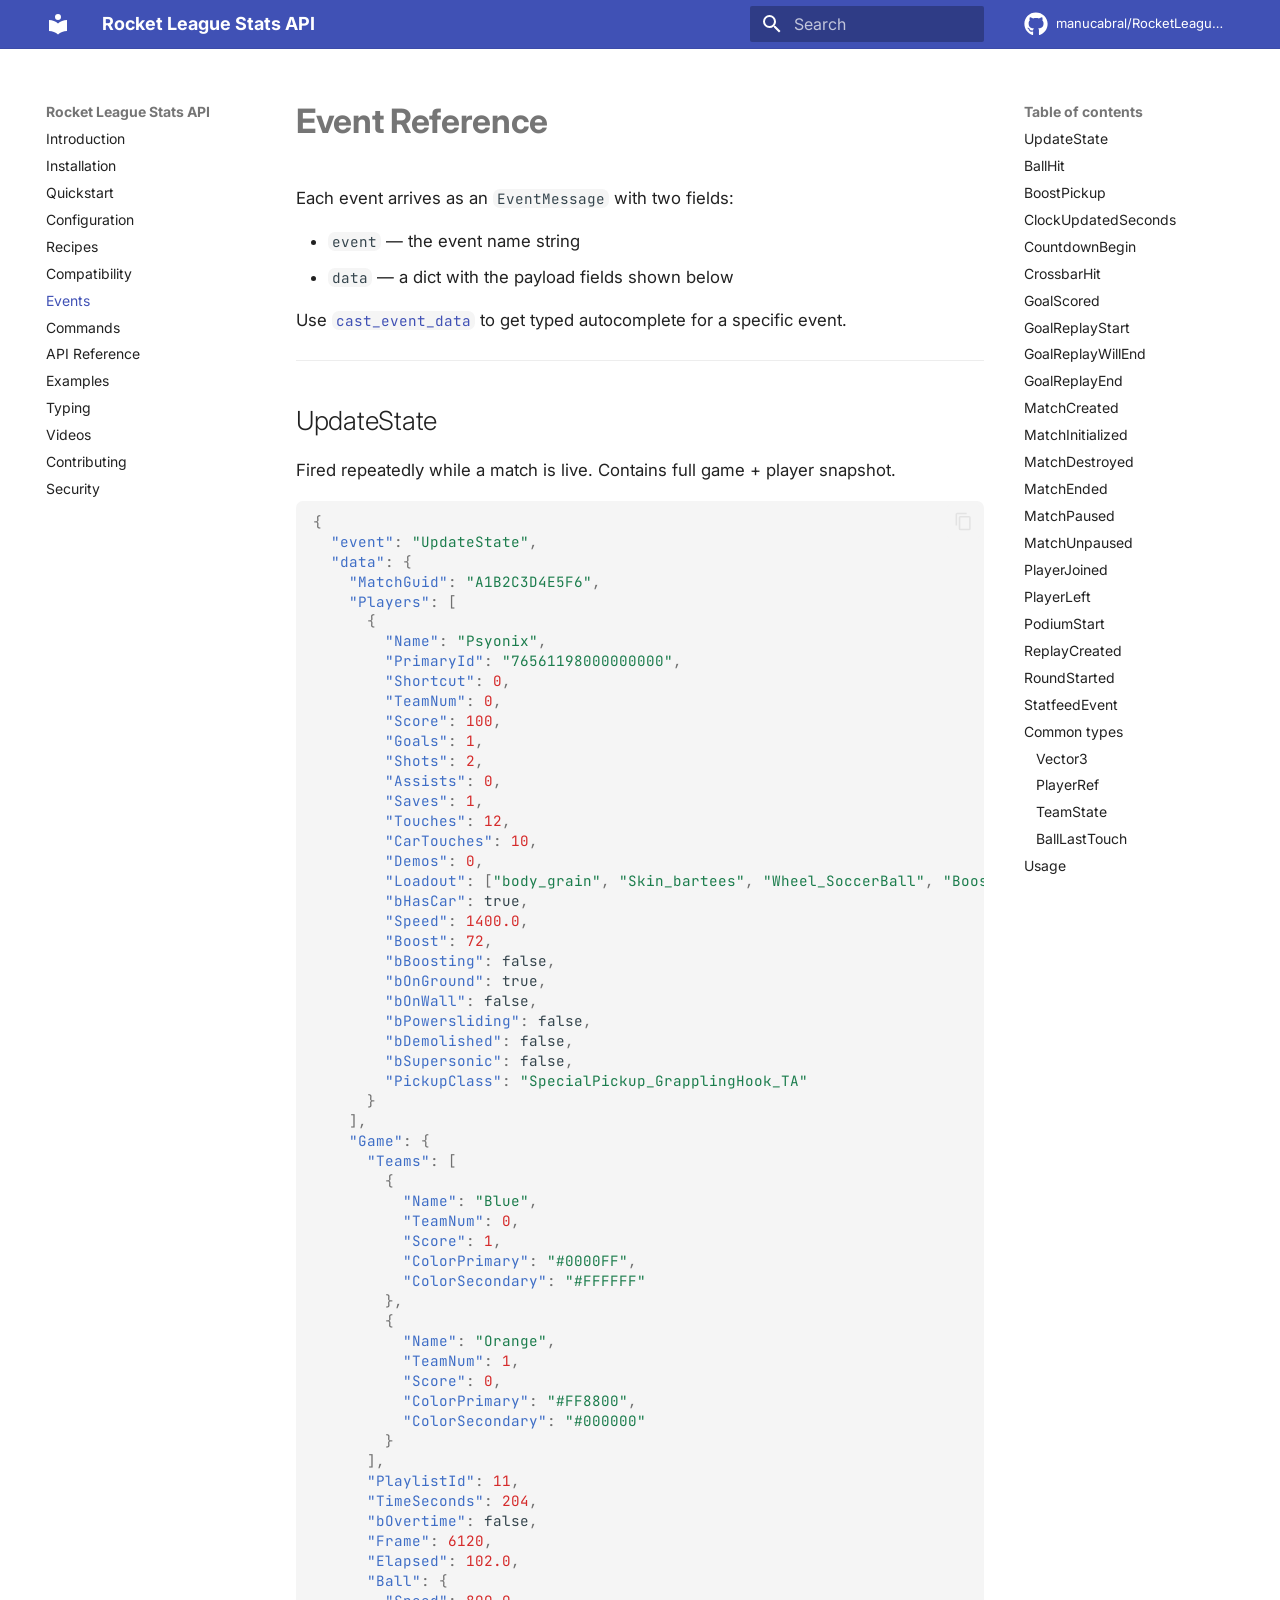
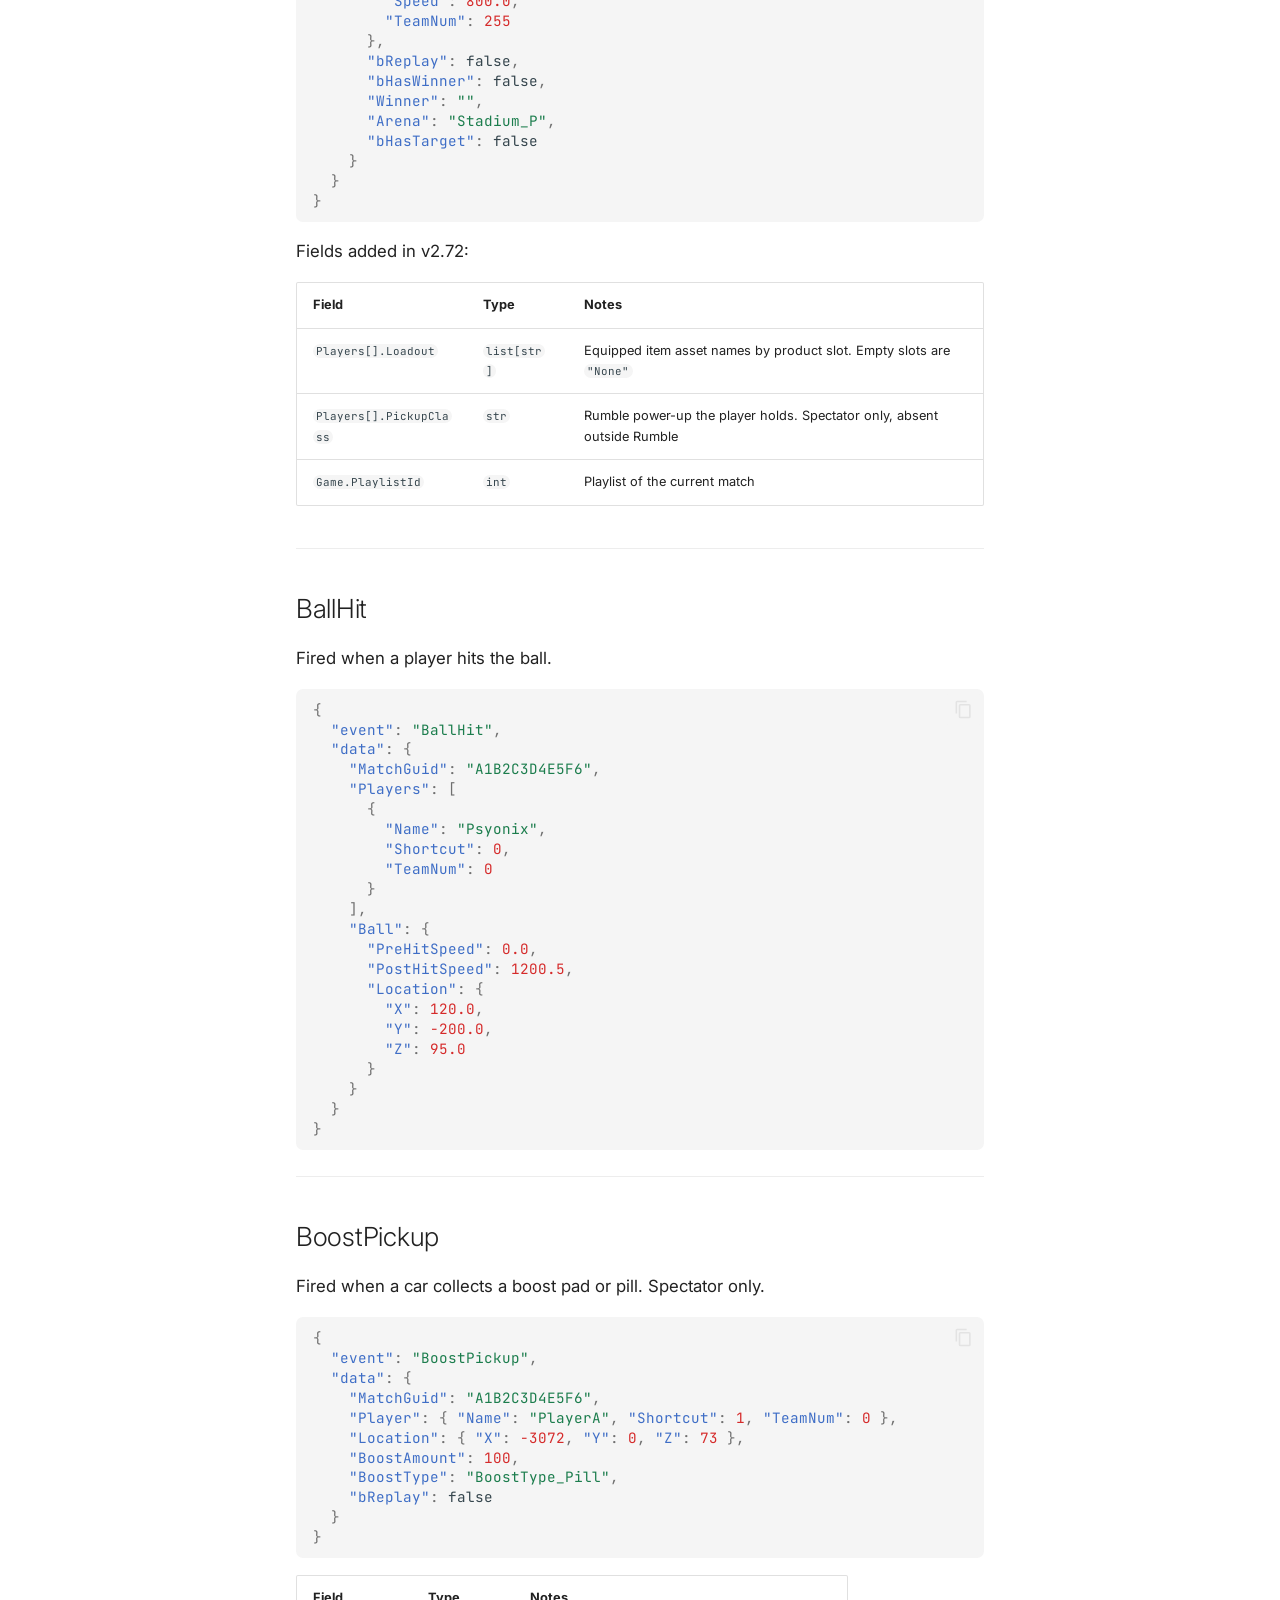
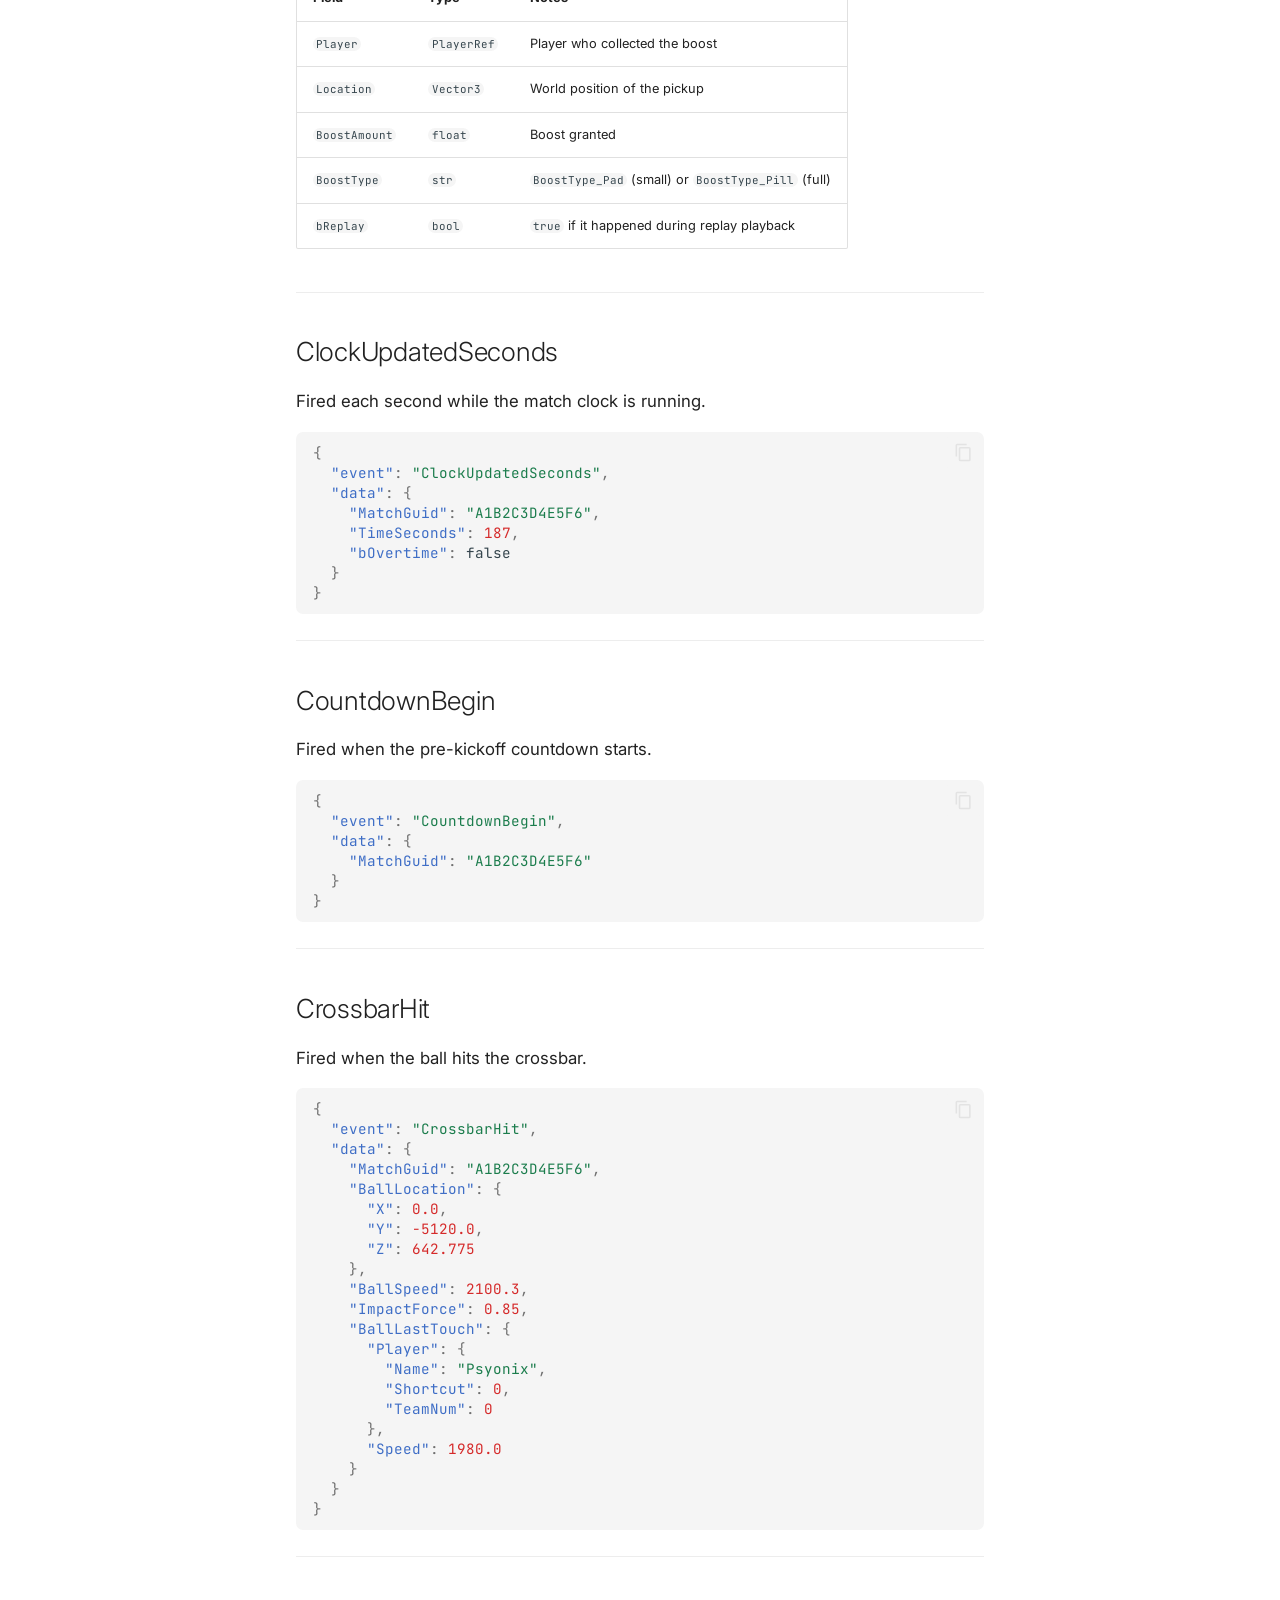
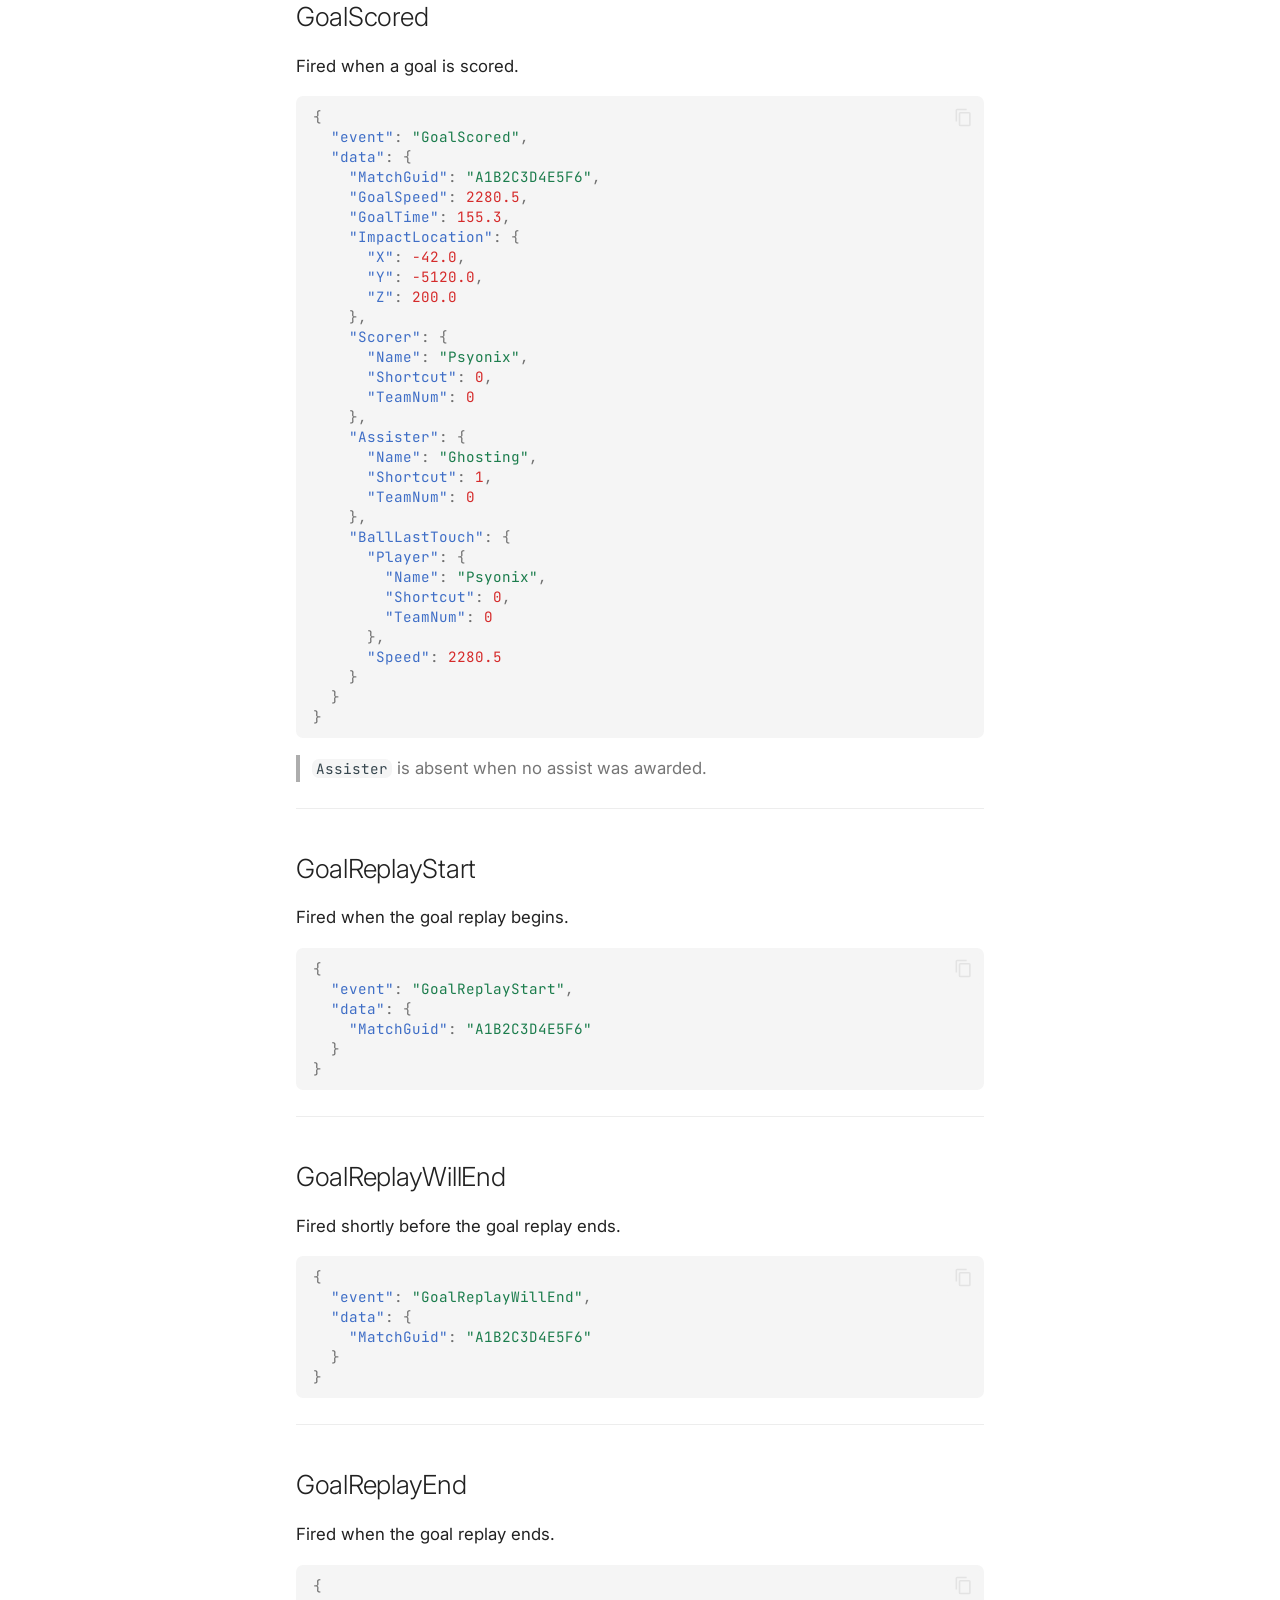
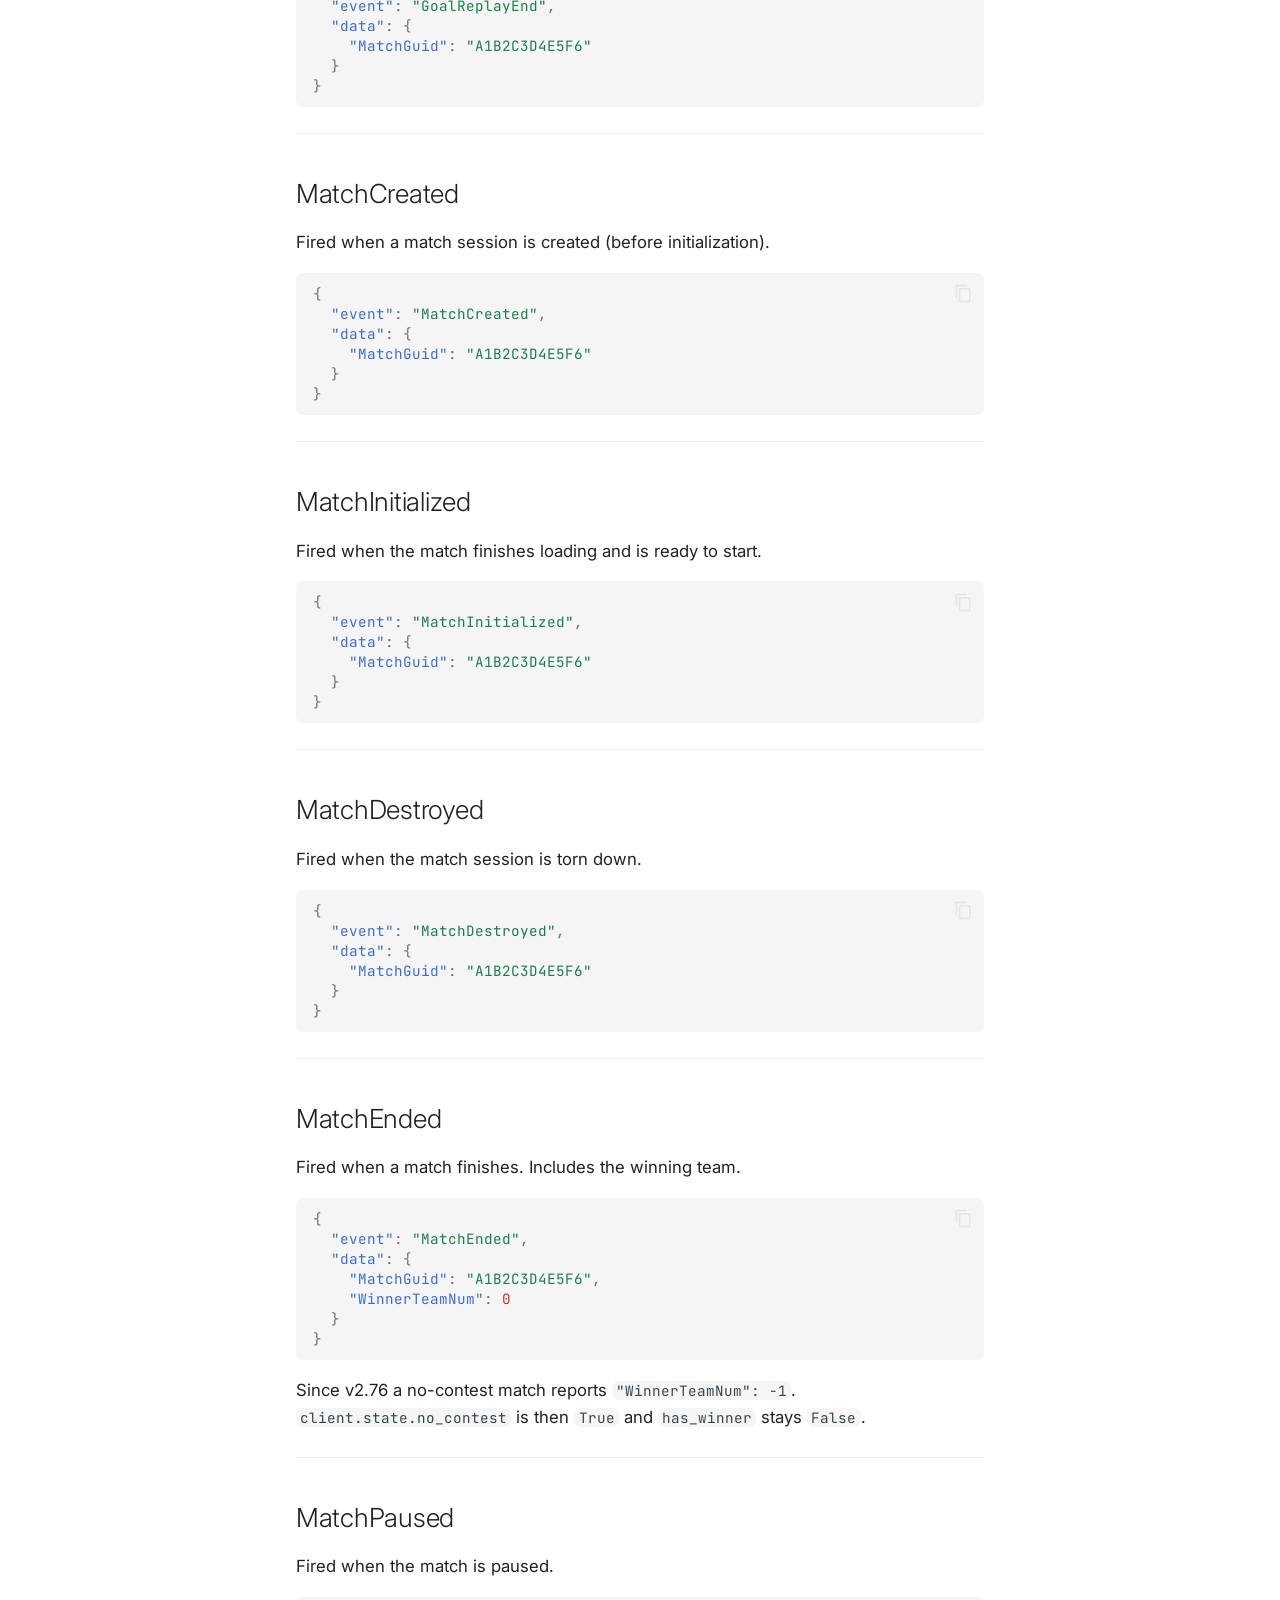
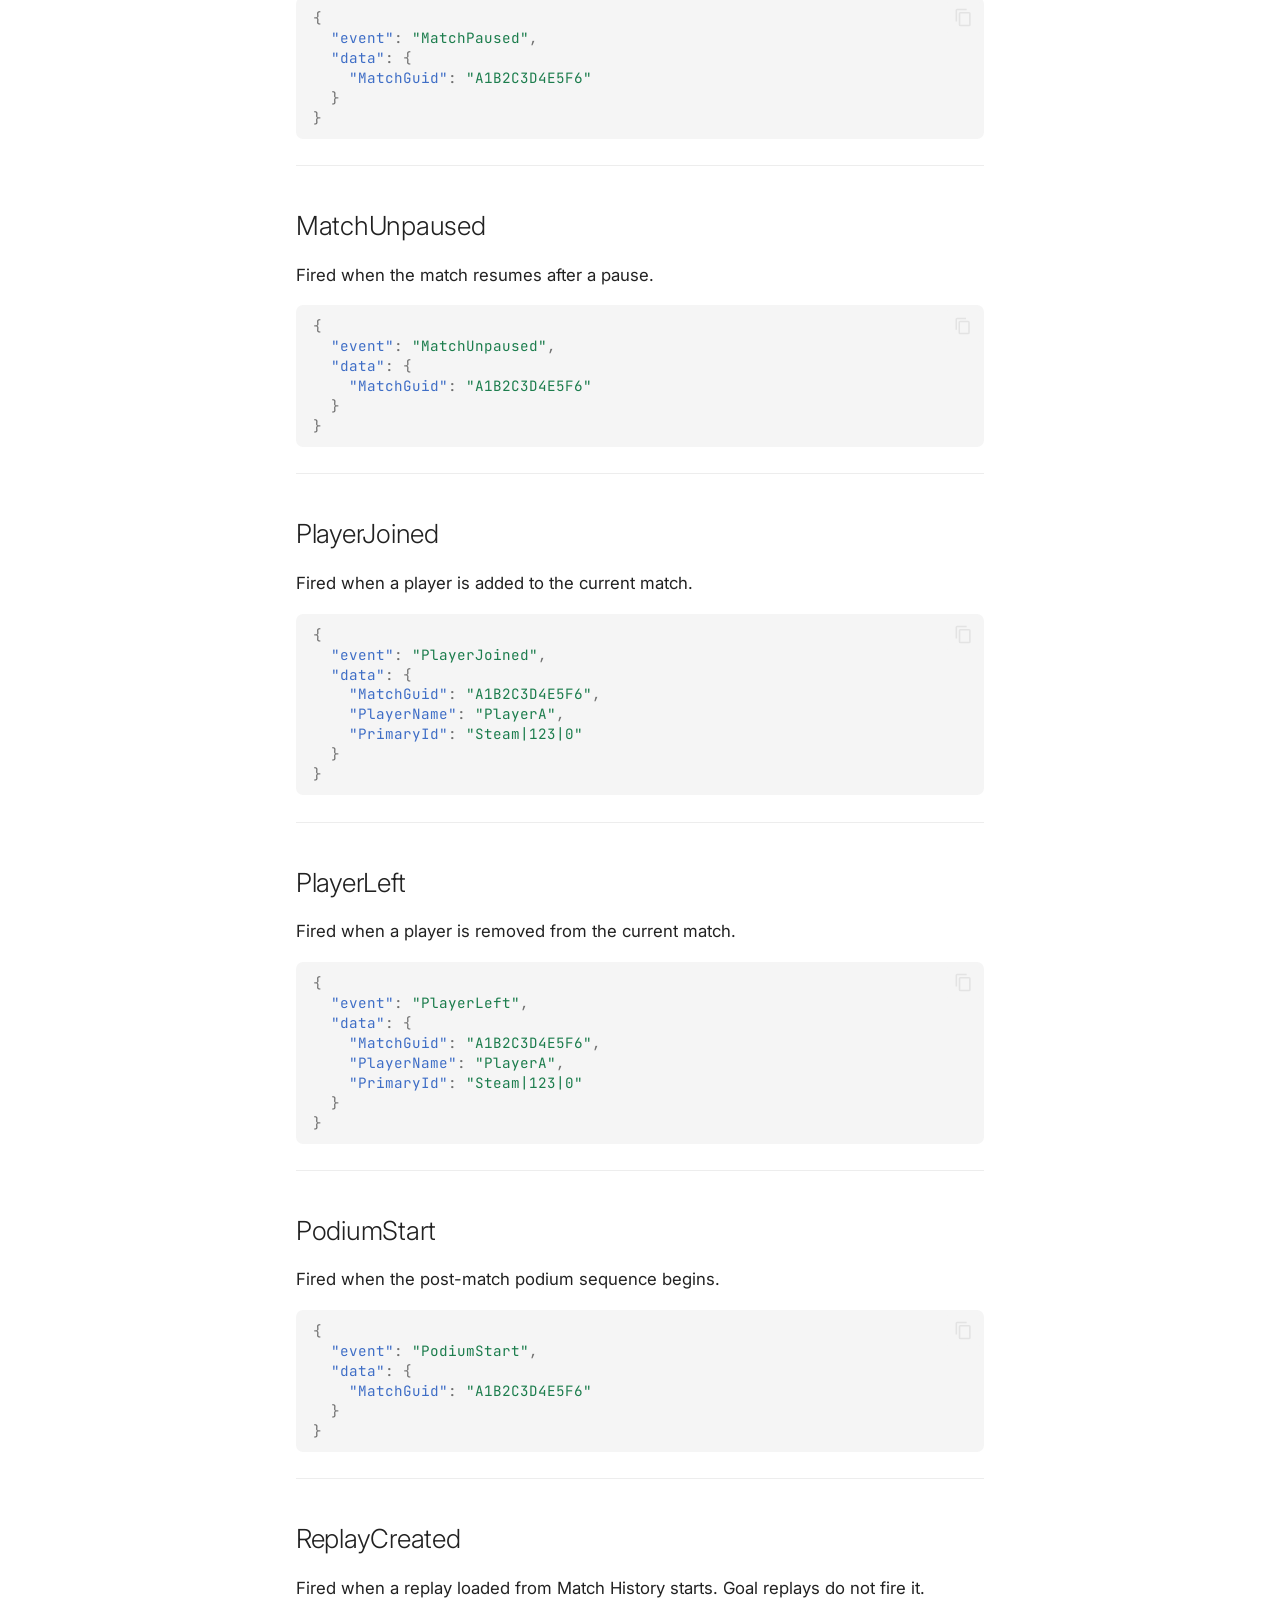
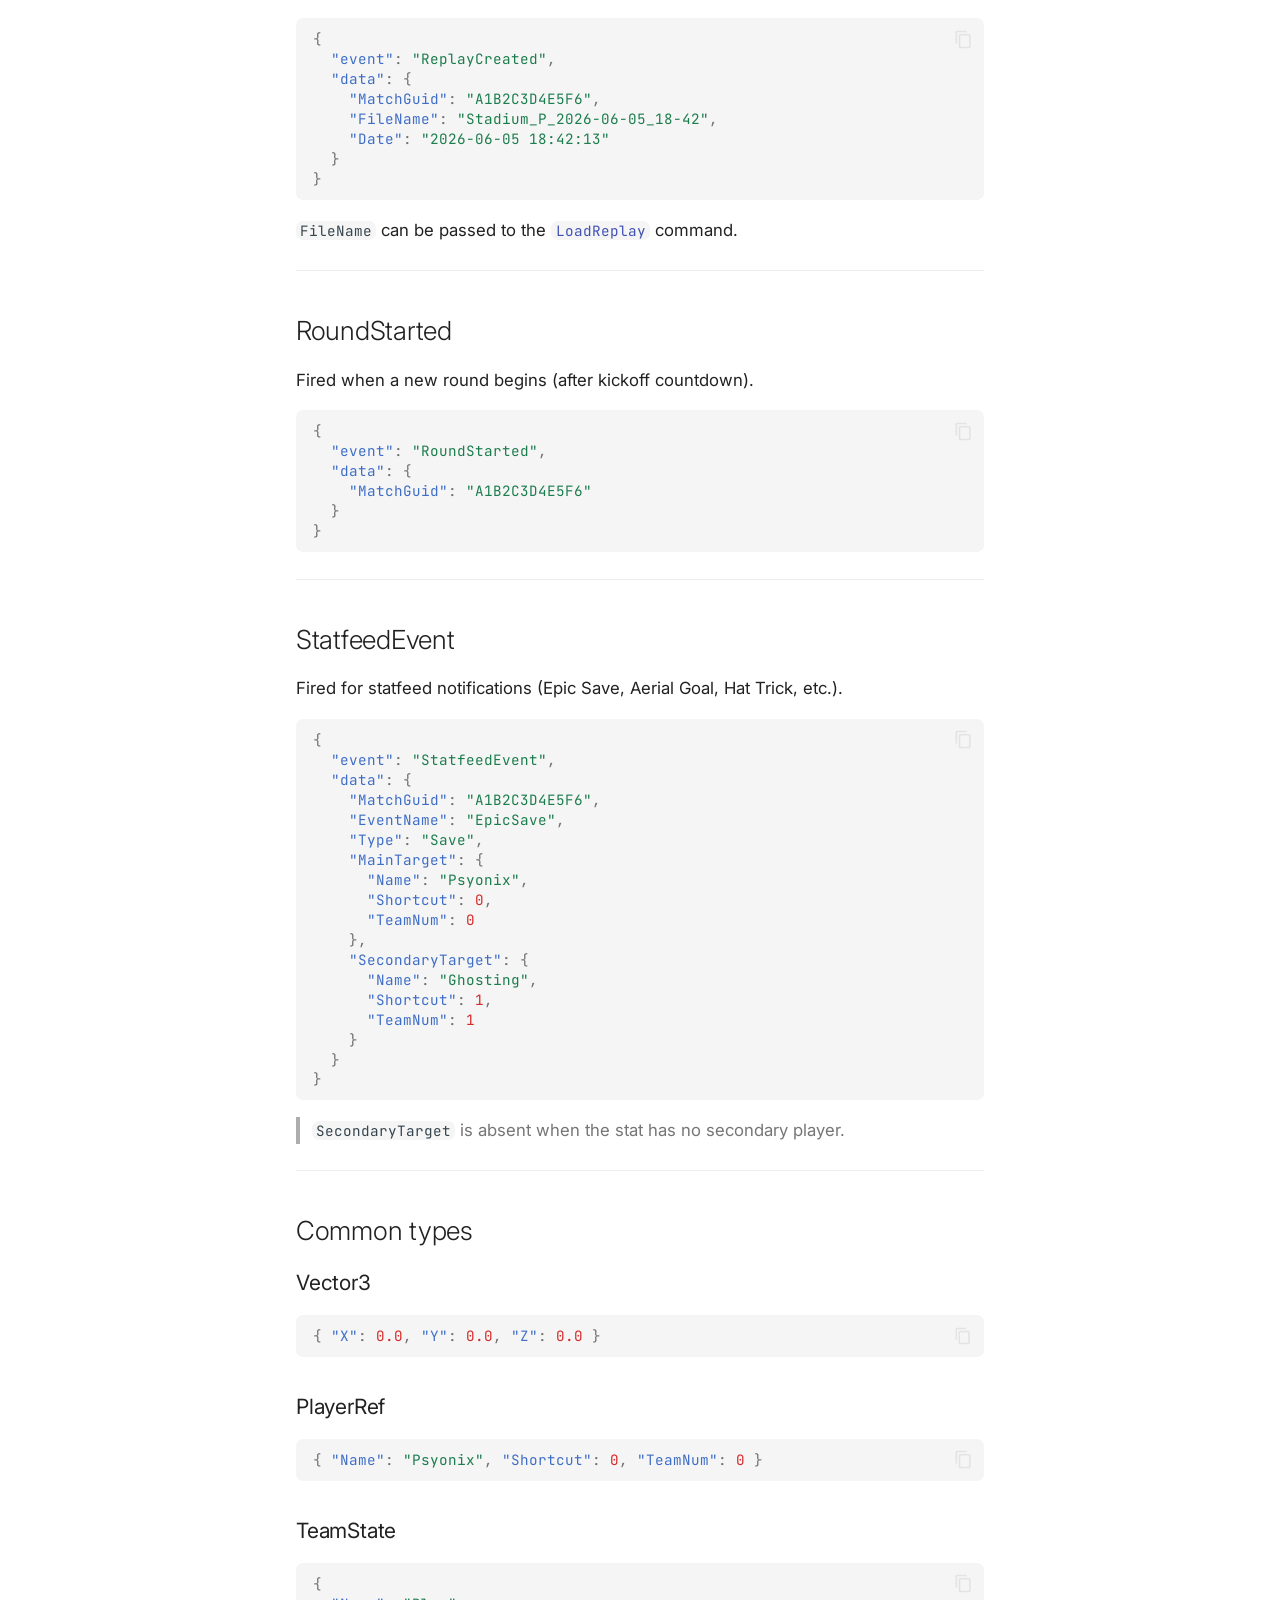
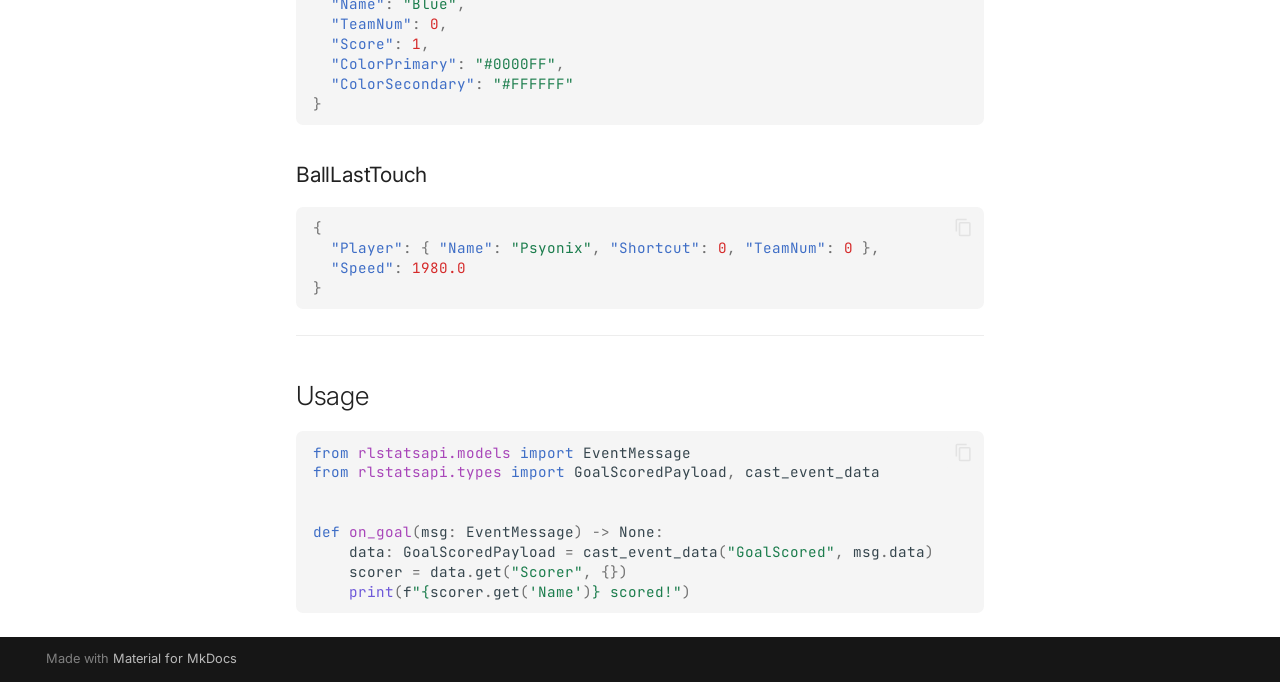
<file: events/index.html>
<!doctype html>
<html lang="en" class="no-js">
  <head>
    
      <meta charset="utf-8">
      <meta name="viewport" content="width=device-width,initial-scale=1">
      
        <meta name="description" content="Fast Python client for Rocket League Stats API events">
      
      
      
        <link rel="canonical" href="https://manucabral.github.io/RocketLeagueStatsAPI/events/">
      
      
        <link rel="prev" href="../compatibility/">
      
      
        <link rel="next" href="../commands/">
      
      
        
      
      
      <link rel="icon" href="../assets/images/favicon.png">
      <meta name="generator" content="mkdocs-1.6.1, mkdocs-material-9.8.1">
    
    
      
        <title>Events - Rocket League Stats API</title>
      
    
    
      <link rel="stylesheet" href="../assets/stylesheets/main.57a0d79d.min.css">
      
      


    
    
      
    
    
      
        
        
        <link rel="preconnect" href="https://fonts.gstatic.com" crossorigin>
        <link rel="stylesheet" href="https://fonts.googleapis.com/css?family=Inter:300,300i,400,400i,700,700i%7CJetBrains+Mono:400,400i,700,700i&display=fallback">
        <style>:root{--md-text-font:"Inter";--md-code-font:"JetBrains Mono"}</style>
      
    
    
      <link rel="stylesheet" href="../assets/_mkdocstrings.css">
    
      <link rel="stylesheet" href="../stylesheets/extra.css">
    
    <script>__md_scope=new URL("..",location),__md_hash=e=>[...e].reduce(((e,_)=>(e<<5)-e+_.charCodeAt(0)),0),__md_get=(e,_=localStorage,t=__md_scope)=>JSON.parse(_.getItem(t.pathname+"."+e)),__md_set=(e,_,t=localStorage,a=__md_scope)=>{try{t.setItem(a.pathname+"."+e,JSON.stringify(_))}catch(e){}}</script>
    
      

    
    
  </head>
  
  
    <body dir="ltr">
  
    
    <input class="md-toggle" data-md-toggle="drawer" type="checkbox" id="__drawer" autocomplete="off">
    <input class="md-toggle" data-md-toggle="search" type="checkbox" id="__search" autocomplete="off">
    <label class="md-overlay" for="__drawer"></label>
    <div data-md-component="skip">
      
        
        <a href="#event-reference" class="md-skip">
          Skip to content
        </a>
      
    </div>
    <div data-md-component="announce">
      
    </div>
    
    
      

  

<header class="md-header md-header--shadow" data-md-component="header">
  <nav class="md-header__inner md-grid" aria-label="Header">
    <a href=".." title="Rocket League Stats API" class="md-header__button md-logo" aria-label="Rocket League Stats API" data-md-component="logo">
      
  
  <svg xmlns="http://www.w3.org/2000/svg" viewBox="0 0 24 24"><path d="M12 8a3 3 0 0 0 3-3 3 3 0 0 0-3-3 3 3 0 0 0-3 3 3 3 0 0 0 3 3m0 3.54C9.64 9.35 6.5 8 3 8v11c3.5 0 6.64 1.35 9 3.54 2.36-2.19 5.5-3.54 9-3.54V8c-3.5 0-6.64 1.35-9 3.54"/></svg>

    </a>
    <label class="md-header__button md-icon" for="__drawer">
      
      <svg xmlns="http://www.w3.org/2000/svg" viewBox="0 0 24 24"><path d="M3 6h18v2H3zm0 5h18v2H3zm0 5h18v2H3z"/></svg>
    </label>
    <div class="md-header__title" data-md-component="header-title">
      <div class="md-header__ellipsis">
        <div class="md-header__topic">
          <span class="md-ellipsis">
            Rocket League Stats API
          </span>
        </div>
        <div class="md-header__topic" data-md-component="header-topic">
          <span class="md-ellipsis">
            
              Events
            
          </span>
        </div>
      </div>
    </div>
    
    
      <script>var palette=__md_get("__palette");if(palette&&palette.color){if("(prefers-color-scheme)"===palette.color.media){var media=matchMedia("(prefers-color-scheme: light)"),input=document.querySelector(media.matches?"[data-md-color-media='(prefers-color-scheme: light)']":"[data-md-color-media='(prefers-color-scheme: dark)']");palette.color.media=input.getAttribute("data-md-color-media"),palette.color.scheme=input.getAttribute("data-md-color-scheme"),palette.color.primary=input.getAttribute("data-md-color-primary"),palette.color.accent=input.getAttribute("data-md-color-accent")}for(var[key,value]of Object.entries(palette.color))document.body.setAttribute("data-md-color-"+key,value)}</script>
    
    
    
      
      
        <label class="md-header__button md-icon" for="__search">
          
          <svg xmlns="http://www.w3.org/2000/svg" viewBox="0 0 24 24"><path d="M9.5 3A6.5 6.5 0 0 1 16 9.5c0 1.61-.59 3.09-1.56 4.23l.27.27h.79l5 5-1.5 1.5-5-5v-.79l-.27-.27A6.52 6.52 0 0 1 9.5 16 6.5 6.5 0 0 1 3 9.5 6.5 6.5 0 0 1 9.5 3m0 2C7 5 5 7 5 9.5S7 14 9.5 14 14 12 14 9.5 12 5 9.5 5"/></svg>
        </label>
        <div class="md-search" data-md-component="search" role="dialog">
  <label class="md-search__overlay" for="__search"></label>
  <div class="md-search__inner" role="search">
    <form class="md-search__form" name="search">
      <input type="text" class="md-search__input" name="query" aria-label="Search" placeholder="Search" autocapitalize="off" autocorrect="off" autocomplete="off" spellcheck="false" data-md-component="search-query" required>
      <label class="md-search__icon md-icon" for="__search">
        
        <svg xmlns="http://www.w3.org/2000/svg" viewBox="0 0 24 24"><path d="M9.5 3A6.5 6.5 0 0 1 16 9.5c0 1.61-.59 3.09-1.56 4.23l.27.27h.79l5 5-1.5 1.5-5-5v-.79l-.27-.27A6.52 6.52 0 0 1 9.5 16 6.5 6.5 0 0 1 3 9.5 6.5 6.5 0 0 1 9.5 3m0 2C7 5 5 7 5 9.5S7 14 9.5 14 14 12 14 9.5 12 5 9.5 5"/></svg>
        
        <svg xmlns="http://www.w3.org/2000/svg" viewBox="0 0 24 24"><path d="M20 11v2H8l5.5 5.5-1.42 1.42L4.16 12l7.92-7.92L13.5 5.5 8 11z"/></svg>
      </label>
      <nav class="md-search__options" aria-label="Search">
        
        <button type="reset" class="md-search__icon md-icon" title="Clear" aria-label="Clear" tabindex="-1">
          
          <svg xmlns="http://www.w3.org/2000/svg" viewBox="0 0 24 24"><path d="M19 6.41 17.59 5 12 10.59 6.41 5 5 6.41 10.59 12 5 17.59 6.41 19 12 13.41 17.59 19 19 17.59 13.41 12z"/></svg>
        </button>
      </nav>
      
    </form>
    <div class="md-search__output">
      <div class="md-search__scrollwrap" tabindex="0" data-md-scrollfix>
        <div class="md-search-result" data-md-component="search-result">
          <div class="md-search-result__meta">
            Initializing search
          </div>
          <ol class="md-search-result__list" role="presentation"></ol>
        </div>
      </div>
    </div>
  </div>
</div>
      
    
    
      <div class="md-header__source">
        <a href="https://github.com/manucabral/RocketLeagueStatsAPI" title="Go to repository" class="md-source" data-md-component="source">
  <div class="md-source__icon md-icon">
    
    <svg xmlns="http://www.w3.org/2000/svg" viewBox="0 0 512 512"><!--! Font Awesome Free 7.1.0 by @fontawesome - https://fontawesome.com License - https://fontawesome.com/license/free (Icons: CC BY 4.0, Fonts: SIL OFL 1.1, Code: MIT License) Copyright 2025 Fonticons, Inc.--><path d="M173.9 397.4c0 2-2.3 3.6-5.2 3.6-3.3.3-5.6-1.3-5.6-3.6 0-2 2.3-3.6 5.2-3.6 3-.3 5.6 1.3 5.6 3.6m-31.1-4.5c-.7 2 1.3 4.3 4.3 4.9 2.6 1 5.6 0 6.2-2s-1.3-4.3-4.3-5.2c-2.6-.7-5.5.3-6.2 2.3m44.2-1.7c-2.9.7-4.9 2.6-4.6 4.9.3 2 2.9 3.3 5.9 2.6 2.9-.7 4.9-2.6 4.6-4.6-.3-1.9-3-3.2-5.9-2.9M252.8 8C114.1 8 8 113.3 8 252c0 110.9 69.8 205.8 169.5 239.2 12.8 2.3 17.3-5.6 17.3-12.1 0-6.2-.3-40.4-.3-61.4 0 0-70 15-84.7-29.8 0 0-11.4-29.1-27.8-36.6 0 0-22.9-15.7 1.6-15.4 0 0 24.9 2 38.6 25.8 21.9 38.6 58.6 27.5 72.9 20.9 2.3-16 8.8-27.1 16-33.7-55.9-6.2-112.3-14.3-112.3-110.5 0-27.5 7.6-41.3 23.6-58.9-2.6-6.5-11.1-33.3 2.6-67.9 20.9-6.5 69 27 69 27 20-5.6 41.5-8.5 62.8-8.5s42.8 2.9 62.8 8.5c0 0 48.1-33.6 69-27 13.7 34.7 5.2 61.4 2.6 67.9 16 17.7 25.8 31.5 25.8 58.9 0 96.5-58.9 104.2-114.8 110.5 9.2 7.9 17 22.9 17 46.4 0 33.7-.3 75.4-.3 83.6 0 6.5 4.6 14.4 17.3 12.1C436.2 457.8 504 362.9 504 252 504 113.3 391.5 8 252.8 8M105.2 352.9c-1.3 1-1 3.3.7 5.2 1.6 1.6 3.9 2.3 5.2 1 1.3-1 1-3.3-.7-5.2-1.6-1.6-3.9-2.3-5.2-1m-10.8-8.1c-.7 1.3.3 2.9 2.3 3.9 1.6 1 3.6.7 4.3-.7.7-1.3-.3-2.9-2.3-3.9-2-.6-3.6-.3-4.3.7m32.4 35.6c-1.6 1.3-1 4.3 1.3 6.2 2.3 2.3 5.2 2.6 6.5 1 1.3-1.3.7-4.3-1.3-6.2-2.2-2.3-5.2-2.6-6.5-1m-11.4-14.7c-1.6 1-1.6 3.6 0 5.9s4.3 3.3 5.6 2.3c1.6-1.3 1.6-3.9 0-6.2-1.4-2.3-4-3.3-5.6-2"/></svg>
  </div>
  <div class="md-source__repository">
    manucabral/RocketLeagueStatsAPI
  </div>
</a>
      </div>
    
  </nav>
  
</header>
    
    <div class="md-container" data-md-component="container">
      
      
        
          
        
      
      <main class="md-main" data-md-component="main">
        <div class="md-main__inner md-grid">
          
            
              
              <div class="md-sidebar md-sidebar--primary" data-md-component="sidebar" data-md-type="navigation" >
                <div class="md-sidebar__scrollwrap">
                  <div class="md-sidebar__inner">
                    



<nav class="md-nav md-nav--primary" aria-label="Navigation" data-md-level="0">
  <label class="md-nav__title" for="__drawer">
    <a href=".." title="Rocket League Stats API" class="md-nav__button md-logo" aria-label="Rocket League Stats API" data-md-component="logo">
      
  
  <svg xmlns="http://www.w3.org/2000/svg" viewBox="0 0 24 24"><path d="M12 8a3 3 0 0 0 3-3 3 3 0 0 0-3-3 3 3 0 0 0-3 3 3 3 0 0 0 3 3m0 3.54C9.64 9.35 6.5 8 3 8v11c3.5 0 6.64 1.35 9 3.54 2.36-2.19 5.5-3.54 9-3.54V8c-3.5 0-6.64 1.35-9 3.54"/></svg>

    </a>
    Rocket League Stats API
  </label>
  
    <div class="md-nav__source">
      <a href="https://github.com/manucabral/RocketLeagueStatsAPI" title="Go to repository" class="md-source" data-md-component="source">
  <div class="md-source__icon md-icon">
    
    <svg xmlns="http://www.w3.org/2000/svg" viewBox="0 0 512 512"><!--! Font Awesome Free 7.1.0 by @fontawesome - https://fontawesome.com License - https://fontawesome.com/license/free (Icons: CC BY 4.0, Fonts: SIL OFL 1.1, Code: MIT License) Copyright 2025 Fonticons, Inc.--><path d="M173.9 397.4c0 2-2.3 3.6-5.2 3.6-3.3.3-5.6-1.3-5.6-3.6 0-2 2.3-3.6 5.2-3.6 3-.3 5.6 1.3 5.6 3.6m-31.1-4.5c-.7 2 1.3 4.3 4.3 4.9 2.6 1 5.6 0 6.2-2s-1.3-4.3-4.3-5.2c-2.6-.7-5.5.3-6.2 2.3m44.2-1.7c-2.9.7-4.9 2.6-4.6 4.9.3 2 2.9 3.3 5.9 2.6 2.9-.7 4.9-2.6 4.6-4.6-.3-1.9-3-3.2-5.9-2.9M252.8 8C114.1 8 8 113.3 8 252c0 110.9 69.8 205.8 169.5 239.2 12.8 2.3 17.3-5.6 17.3-12.1 0-6.2-.3-40.4-.3-61.4 0 0-70 15-84.7-29.8 0 0-11.4-29.1-27.8-36.6 0 0-22.9-15.7 1.6-15.4 0 0 24.9 2 38.6 25.8 21.9 38.6 58.6 27.5 72.9 20.9 2.3-16 8.8-27.1 16-33.7-55.9-6.2-112.3-14.3-112.3-110.5 0-27.5 7.6-41.3 23.6-58.9-2.6-6.5-11.1-33.3 2.6-67.9 20.9-6.5 69 27 69 27 20-5.6 41.5-8.5 62.8-8.5s42.8 2.9 62.8 8.5c0 0 48.1-33.6 69-27 13.7 34.7 5.2 61.4 2.6 67.9 16 17.7 25.8 31.5 25.8 58.9 0 96.5-58.9 104.2-114.8 110.5 9.2 7.9 17 22.9 17 46.4 0 33.7-.3 75.4-.3 83.6 0 6.5 4.6 14.4 17.3 12.1C436.2 457.8 504 362.9 504 252 504 113.3 391.5 8 252.8 8M105.2 352.9c-1.3 1-1 3.3.7 5.2 1.6 1.6 3.9 2.3 5.2 1 1.3-1 1-3.3-.7-5.2-1.6-1.6-3.9-2.3-5.2-1m-10.8-8.1c-.7 1.3.3 2.9 2.3 3.9 1.6 1 3.6.7 4.3-.7.7-1.3-.3-2.9-2.3-3.9-2-.6-3.6-.3-4.3.7m32.4 35.6c-1.6 1.3-1 4.3 1.3 6.2 2.3 2.3 5.2 2.6 6.5 1 1.3-1.3.7-4.3-1.3-6.2-2.2-2.3-5.2-2.6-6.5-1m-11.4-14.7c-1.6 1-1.6 3.6 0 5.9s4.3 3.3 5.6 2.3c1.6-1.3 1.6-3.9 0-6.2-1.4-2.3-4-3.3-5.6-2"/></svg>
  </div>
  <div class="md-source__repository">
    manucabral/RocketLeagueStatsAPI
  </div>
</a>
    </div>
  
  <ul class="md-nav__list" data-md-scrollfix>
    
      
      
  
  
  
  
    <li class="md-nav__item">
      <a href=".." class="md-nav__link">
        
  
  
  <span class="md-ellipsis">
    
  
    Introduction
  

    
  </span>
  
  

      </a>
    </li>
  

    
      
      
  
  
  
  
    <li class="md-nav__item">
      <a href="../installation/" class="md-nav__link">
        
  
  
  <span class="md-ellipsis">
    
  
    Installation
  

    
  </span>
  
  

      </a>
    </li>
  

    
      
      
  
  
  
  
    <li class="md-nav__item">
      <a href="../quickstart/" class="md-nav__link">
        
  
  
  <span class="md-ellipsis">
    
  
    Quickstart
  

    
  </span>
  
  

      </a>
    </li>
  

    
      
      
  
  
  
  
    <li class="md-nav__item">
      <a href="../configuration/" class="md-nav__link">
        
  
  
  <span class="md-ellipsis">
    
  
    Configuration
  

    
  </span>
  
  

      </a>
    </li>
  

    
      
      
  
  
  
  
    <li class="md-nav__item">
      <a href="../recipes/" class="md-nav__link">
        
  
  
  <span class="md-ellipsis">
    
  
    Recipes
  

    
  </span>
  
  

      </a>
    </li>
  

    
      
      
  
  
  
  
    <li class="md-nav__item">
      <a href="../compatibility/" class="md-nav__link">
        
  
  
  <span class="md-ellipsis">
    
  
    Compatibility
  

    
  </span>
  
  

      </a>
    </li>
  

    
      
      
  
  
    
  
  
  
    <li class="md-nav__item md-nav__item--active">
      
      <input class="md-nav__toggle md-toggle" type="checkbox" id="__toc">
      
      
        
      
      
        <label class="md-nav__link md-nav__link--active" for="__toc">
          
  
  
  <span class="md-ellipsis">
    
  
    Events
  

    
  </span>
  
  

          <span class="md-nav__icon md-icon"></span>
        </label>
      
      <a href="./" class="md-nav__link md-nav__link--active">
        
  
  
  <span class="md-ellipsis">
    
  
    Events
  

    
  </span>
  
  

      </a>
      
        

<nav class="md-nav md-nav--secondary" aria-label="Table of contents">
  
  
  
    
  
  
    <label class="md-nav__title" for="__toc">
      <span class="md-nav__icon md-icon"></span>
      Table of contents
    </label>
    <ul class="md-nav__list" data-md-component="toc" data-md-scrollfix>
      
        <li class="md-nav__item">
  <a href="#updatestate" class="md-nav__link">
    <span class="md-ellipsis">
      
        UpdateState
      
    </span>
  </a>
  
</li>
      
        <li class="md-nav__item">
  <a href="#ballhit" class="md-nav__link">
    <span class="md-ellipsis">
      
        BallHit
      
    </span>
  </a>
  
</li>
      
        <li class="md-nav__item">
  <a href="#boostpickup" class="md-nav__link">
    <span class="md-ellipsis">
      
        BoostPickup
      
    </span>
  </a>
  
</li>
      
        <li class="md-nav__item">
  <a href="#clockupdatedseconds" class="md-nav__link">
    <span class="md-ellipsis">
      
        ClockUpdatedSeconds
      
    </span>
  </a>
  
</li>
      
        <li class="md-nav__item">
  <a href="#countdownbegin" class="md-nav__link">
    <span class="md-ellipsis">
      
        CountdownBegin
      
    </span>
  </a>
  
</li>
      
        <li class="md-nav__item">
  <a href="#crossbarhit" class="md-nav__link">
    <span class="md-ellipsis">
      
        CrossbarHit
      
    </span>
  </a>
  
</li>
      
        <li class="md-nav__item">
  <a href="#goalscored" class="md-nav__link">
    <span class="md-ellipsis">
      
        GoalScored
      
    </span>
  </a>
  
</li>
      
        <li class="md-nav__item">
  <a href="#goalreplaystart" class="md-nav__link">
    <span class="md-ellipsis">
      
        GoalReplayStart
      
    </span>
  </a>
  
</li>
      
        <li class="md-nav__item">
  <a href="#goalreplaywillend" class="md-nav__link">
    <span class="md-ellipsis">
      
        GoalReplayWillEnd
      
    </span>
  </a>
  
</li>
      
        <li class="md-nav__item">
  <a href="#goalreplayend" class="md-nav__link">
    <span class="md-ellipsis">
      
        GoalReplayEnd
      
    </span>
  </a>
  
</li>
      
        <li class="md-nav__item">
  <a href="#matchcreated" class="md-nav__link">
    <span class="md-ellipsis">
      
        MatchCreated
      
    </span>
  </a>
  
</li>
      
        <li class="md-nav__item">
  <a href="#matchinitialized" class="md-nav__link">
    <span class="md-ellipsis">
      
        MatchInitialized
      
    </span>
  </a>
  
</li>
      
        <li class="md-nav__item">
  <a href="#matchdestroyed" class="md-nav__link">
    <span class="md-ellipsis">
      
        MatchDestroyed
      
    </span>
  </a>
  
</li>
      
        <li class="md-nav__item">
  <a href="#matchended" class="md-nav__link">
    <span class="md-ellipsis">
      
        MatchEnded
      
    </span>
  </a>
  
</li>
      
        <li class="md-nav__item">
  <a href="#matchpaused" class="md-nav__link">
    <span class="md-ellipsis">
      
        MatchPaused
      
    </span>
  </a>
  
</li>
      
        <li class="md-nav__item">
  <a href="#matchunpaused" class="md-nav__link">
    <span class="md-ellipsis">
      
        MatchUnpaused
      
    </span>
  </a>
  
</li>
      
        <li class="md-nav__item">
  <a href="#playerjoined" class="md-nav__link">
    <span class="md-ellipsis">
      
        PlayerJoined
      
    </span>
  </a>
  
</li>
      
        <li class="md-nav__item">
  <a href="#playerleft" class="md-nav__link">
    <span class="md-ellipsis">
      
        PlayerLeft
      
    </span>
  </a>
  
</li>
      
        <li class="md-nav__item">
  <a href="#podiumstart" class="md-nav__link">
    <span class="md-ellipsis">
      
        PodiumStart
      
    </span>
  </a>
  
</li>
      
        <li class="md-nav__item">
  <a href="#replaycreated" class="md-nav__link">
    <span class="md-ellipsis">
      
        ReplayCreated
      
    </span>
  </a>
  
</li>
      
        <li class="md-nav__item">
  <a href="#roundstarted" class="md-nav__link">
    <span class="md-ellipsis">
      
        RoundStarted
      
    </span>
  </a>
  
</li>
      
        <li class="md-nav__item">
  <a href="#statfeedevent" class="md-nav__link">
    <span class="md-ellipsis">
      
        StatfeedEvent
      
    </span>
  </a>
  
</li>
      
        <li class="md-nav__item">
  <a href="#common-types" class="md-nav__link">
    <span class="md-ellipsis">
      
        Common types
      
    </span>
  </a>
  
    <nav class="md-nav" aria-label="Common types">
      <ul class="md-nav__list">
        
          <li class="md-nav__item">
  <a href="#vector3" class="md-nav__link">
    <span class="md-ellipsis">
      
        Vector3
      
    </span>
  </a>
  
</li>
        
          <li class="md-nav__item">
  <a href="#playerref" class="md-nav__link">
    <span class="md-ellipsis">
      
        PlayerRef
      
    </span>
  </a>
  
</li>
        
          <li class="md-nav__item">
  <a href="#teamstate" class="md-nav__link">
    <span class="md-ellipsis">
      
        TeamState
      
    </span>
  </a>
  
</li>
        
          <li class="md-nav__item">
  <a href="#balllasttouch" class="md-nav__link">
    <span class="md-ellipsis">
      
        BallLastTouch
      
    </span>
  </a>
  
</li>
        
      </ul>
    </nav>
  
</li>
      
        <li class="md-nav__item">
  <a href="#usage" class="md-nav__link">
    <span class="md-ellipsis">
      
        Usage
      
    </span>
  </a>
  
</li>
      
    </ul>
  
</nav>
      
    </li>
  

    
      
      
  
  
  
  
    <li class="md-nav__item">
      <a href="../commands/" class="md-nav__link">
        
  
  
  <span class="md-ellipsis">
    
  
    Commands
  

    
  </span>
  
  

      </a>
    </li>
  

    
      
      
  
  
  
  
    <li class="md-nav__item">
      <a href="../api/" class="md-nav__link">
        
  
  
  <span class="md-ellipsis">
    
  
    API Reference
  

    
  </span>
  
  

      </a>
    </li>
  

    
      
      
  
  
  
  
    <li class="md-nav__item">
      <a href="../examples/" class="md-nav__link">
        
  
  
  <span class="md-ellipsis">
    
  
    Examples
  

    
  </span>
  
  

      </a>
    </li>
  

    
      
      
  
  
  
  
    <li class="md-nav__item">
      <a href="../typing/" class="md-nav__link">
        
  
  
  <span class="md-ellipsis">
    
  
    Typing
  

    
  </span>
  
  

      </a>
    </li>
  

    
      
      
  
  
  
  
    <li class="md-nav__item">
      <a href="../videos/" class="md-nav__link">
        
  
  
  <span class="md-ellipsis">
    
  
    Videos
  

    
  </span>
  
  

      </a>
    </li>
  

    
      
      
  
  
  
  
    <li class="md-nav__item">
      <a href="../contributing/" class="md-nav__link">
        
  
  
  <span class="md-ellipsis">
    
  
    Contributing
  

    
  </span>
  
  

      </a>
    </li>
  

    
      
      
  
  
  
  
    <li class="md-nav__item">
      <a href="../security/" class="md-nav__link">
        
  
  
  <span class="md-ellipsis">
    
  
    Security
  

    
  </span>
  
  

      </a>
    </li>
  

    
  </ul>
</nav>
                  </div>
                </div>
              </div>
            
            
              
              <div class="md-sidebar md-sidebar--secondary" data-md-component="sidebar" data-md-type="toc" >
                <div class="md-sidebar__scrollwrap">
                  <div class="md-sidebar__inner">
                    

<nav class="md-nav md-nav--secondary" aria-label="Table of contents">
  
  
  
    
  
  
    <label class="md-nav__title" for="__toc">
      <span class="md-nav__icon md-icon"></span>
      Table of contents
    </label>
    <ul class="md-nav__list" data-md-component="toc" data-md-scrollfix>
      
        <li class="md-nav__item">
  <a href="#updatestate" class="md-nav__link">
    <span class="md-ellipsis">
      
        UpdateState
      
    </span>
  </a>
  
</li>
      
        <li class="md-nav__item">
  <a href="#ballhit" class="md-nav__link">
    <span class="md-ellipsis">
      
        BallHit
      
    </span>
  </a>
  
</li>
      
        <li class="md-nav__item">
  <a href="#boostpickup" class="md-nav__link">
    <span class="md-ellipsis">
      
        BoostPickup
      
    </span>
  </a>
  
</li>
      
        <li class="md-nav__item">
  <a href="#clockupdatedseconds" class="md-nav__link">
    <span class="md-ellipsis">
      
        ClockUpdatedSeconds
      
    </span>
  </a>
  
</li>
      
        <li class="md-nav__item">
  <a href="#countdownbegin" class="md-nav__link">
    <span class="md-ellipsis">
      
        CountdownBegin
      
    </span>
  </a>
  
</li>
      
        <li class="md-nav__item">
  <a href="#crossbarhit" class="md-nav__link">
    <span class="md-ellipsis">
      
        CrossbarHit
      
    </span>
  </a>
  
</li>
      
        <li class="md-nav__item">
  <a href="#goalscored" class="md-nav__link">
    <span class="md-ellipsis">
      
        GoalScored
      
    </span>
  </a>
  
</li>
      
        <li class="md-nav__item">
  <a href="#goalreplaystart" class="md-nav__link">
    <span class="md-ellipsis">
      
        GoalReplayStart
      
    </span>
  </a>
  
</li>
      
        <li class="md-nav__item">
  <a href="#goalreplaywillend" class="md-nav__link">
    <span class="md-ellipsis">
      
        GoalReplayWillEnd
      
    </span>
  </a>
  
</li>
      
        <li class="md-nav__item">
  <a href="#goalreplayend" class="md-nav__link">
    <span class="md-ellipsis">
      
        GoalReplayEnd
      
    </span>
  </a>
  
</li>
      
        <li class="md-nav__item">
  <a href="#matchcreated" class="md-nav__link">
    <span class="md-ellipsis">
      
        MatchCreated
      
    </span>
  </a>
  
</li>
      
        <li class="md-nav__item">
  <a href="#matchinitialized" class="md-nav__link">
    <span class="md-ellipsis">
      
        MatchInitialized
      
    </span>
  </a>
  
</li>
      
        <li class="md-nav__item">
  <a href="#matchdestroyed" class="md-nav__link">
    <span class="md-ellipsis">
      
        MatchDestroyed
      
    </span>
  </a>
  
</li>
      
        <li class="md-nav__item">
  <a href="#matchended" class="md-nav__link">
    <span class="md-ellipsis">
      
        MatchEnded
      
    </span>
  </a>
  
</li>
      
        <li class="md-nav__item">
  <a href="#matchpaused" class="md-nav__link">
    <span class="md-ellipsis">
      
        MatchPaused
      
    </span>
  </a>
  
</li>
      
        <li class="md-nav__item">
  <a href="#matchunpaused" class="md-nav__link">
    <span class="md-ellipsis">
      
        MatchUnpaused
      
    </span>
  </a>
  
</li>
      
        <li class="md-nav__item">
  <a href="#playerjoined" class="md-nav__link">
    <span class="md-ellipsis">
      
        PlayerJoined
      
    </span>
  </a>
  
</li>
      
        <li class="md-nav__item">
  <a href="#playerleft" class="md-nav__link">
    <span class="md-ellipsis">
      
        PlayerLeft
      
    </span>
  </a>
  
</li>
      
        <li class="md-nav__item">
  <a href="#podiumstart" class="md-nav__link">
    <span class="md-ellipsis">
      
        PodiumStart
      
    </span>
  </a>
  
</li>
      
        <li class="md-nav__item">
  <a href="#replaycreated" class="md-nav__link">
    <span class="md-ellipsis">
      
        ReplayCreated
      
    </span>
  </a>
  
</li>
      
        <li class="md-nav__item">
  <a href="#roundstarted" class="md-nav__link">
    <span class="md-ellipsis">
      
        RoundStarted
      
    </span>
  </a>
  
</li>
      
        <li class="md-nav__item">
  <a href="#statfeedevent" class="md-nav__link">
    <span class="md-ellipsis">
      
        StatfeedEvent
      
    </span>
  </a>
  
</li>
      
        <li class="md-nav__item">
  <a href="#common-types" class="md-nav__link">
    <span class="md-ellipsis">
      
        Common types
      
    </span>
  </a>
  
    <nav class="md-nav" aria-label="Common types">
      <ul class="md-nav__list">
        
          <li class="md-nav__item">
  <a href="#vector3" class="md-nav__link">
    <span class="md-ellipsis">
      
        Vector3
      
    </span>
  </a>
  
</li>
        
          <li class="md-nav__item">
  <a href="#playerref" class="md-nav__link">
    <span class="md-ellipsis">
      
        PlayerRef
      
    </span>
  </a>
  
</li>
        
          <li class="md-nav__item">
  <a href="#teamstate" class="md-nav__link">
    <span class="md-ellipsis">
      
        TeamState
      
    </span>
  </a>
  
</li>
        
          <li class="md-nav__item">
  <a href="#balllasttouch" class="md-nav__link">
    <span class="md-ellipsis">
      
        BallLastTouch
      
    </span>
  </a>
  
</li>
        
      </ul>
    </nav>
  
</li>
      
        <li class="md-nav__item">
  <a href="#usage" class="md-nav__link">
    <span class="md-ellipsis">
      
        Usage
      
    </span>
  </a>
  
</li>
      
    </ul>
  
</nav>
                  </div>
                </div>
              </div>
            
          
          
            <div class="md-content" data-md-component="content">
              
              <article class="md-content__inner md-typeset">
                
                  


  
  


<h1 id="event-reference">Event Reference<a class="headerlink" href="#event-reference" title="Permanent link">&para;</a></h1>
<p>Each event arrives as an <code>EventMessage</code> with two fields:</p>
<ul>
<li><code>event</code> — the event name string</li>
<li><code>data</code> — a dict with the payload fields shown below</li>
</ul>
<p>Use <a href="../api/"><code>cast_event_data</code></a> to get typed autocomplete for a specific event.</p>
<hr />
<h2 id="updatestate">UpdateState<a class="headerlink" href="#updatestate" title="Permanent link">&para;</a></h2>
<p>Fired repeatedly while a match is live. Contains full game + player snapshot.</p>
<div class="highlight"><pre><span></span><code><span class="p">{</span>
<span class="w">  </span><span class="nt">"event"</span><span class="p">:</span><span class="w"> </span><span class="s2">"UpdateState"</span><span class="p">,</span>
<span class="w">  </span><span class="nt">"data"</span><span class="p">:</span><span class="w"> </span><span class="p">{</span>
<span class="w">    </span><span class="nt">"MatchGuid"</span><span class="p">:</span><span class="w"> </span><span class="s2">"A1B2C3D4E5F6"</span><span class="p">,</span>
<span class="w">    </span><span class="nt">"Players"</span><span class="p">:</span><span class="w"> </span><span class="p">[</span>
<span class="w">      </span><span class="p">{</span>
<span class="w">        </span><span class="nt">"Name"</span><span class="p">:</span><span class="w"> </span><span class="s2">"Psyonix"</span><span class="p">,</span>
<span class="w">        </span><span class="nt">"PrimaryId"</span><span class="p">:</span><span class="w"> </span><span class="s2">"76561198000000000"</span><span class="p">,</span>
<span class="w">        </span><span class="nt">"Shortcut"</span><span class="p">:</span><span class="w"> </span><span class="mi">0</span><span class="p">,</span>
<span class="w">        </span><span class="nt">"TeamNum"</span><span class="p">:</span><span class="w"> </span><span class="mi">0</span><span class="p">,</span>
<span class="w">        </span><span class="nt">"Score"</span><span class="p">:</span><span class="w"> </span><span class="mi">100</span><span class="p">,</span>
<span class="w">        </span><span class="nt">"Goals"</span><span class="p">:</span><span class="w"> </span><span class="mi">1</span><span class="p">,</span>
<span class="w">        </span><span class="nt">"Shots"</span><span class="p">:</span><span class="w"> </span><span class="mi">2</span><span class="p">,</span>
<span class="w">        </span><span class="nt">"Assists"</span><span class="p">:</span><span class="w"> </span><span class="mi">0</span><span class="p">,</span>
<span class="w">        </span><span class="nt">"Saves"</span><span class="p">:</span><span class="w"> </span><span class="mi">1</span><span class="p">,</span>
<span class="w">        </span><span class="nt">"Touches"</span><span class="p">:</span><span class="w"> </span><span class="mi">12</span><span class="p">,</span>
<span class="w">        </span><span class="nt">"CarTouches"</span><span class="p">:</span><span class="w"> </span><span class="mi">10</span><span class="p">,</span>
<span class="w">        </span><span class="nt">"Demos"</span><span class="p">:</span><span class="w"> </span><span class="mi">0</span><span class="p">,</span>
<span class="w">        </span><span class="nt">"Loadout"</span><span class="p">:</span><span class="w"> </span><span class="p">[</span><span class="s2">"body_grain"</span><span class="p">,</span><span class="w"> </span><span class="s2">"Skin_bartees"</span><span class="p">,</span><span class="w"> </span><span class="s2">"Wheel_SoccerBall"</span><span class="p">,</span><span class="w"> </span><span class="s2">"Boost_AlphaReward"</span><span class="p">,</span><span class="w"> </span><span class="s2">"None"</span><span class="p">,</span><span class="w"> </span><span class="s2">"None"</span><span class="p">],</span>
<span class="w">        </span><span class="nt">"bHasCar"</span><span class="p">:</span><span class="w"> </span><span class="kc">true</span><span class="p">,</span>
<span class="w">        </span><span class="nt">"Speed"</span><span class="p">:</span><span class="w"> </span><span class="mf">1400.0</span><span class="p">,</span>
<span class="w">        </span><span class="nt">"Boost"</span><span class="p">:</span><span class="w"> </span><span class="mi">72</span><span class="p">,</span>
<span class="w">        </span><span class="nt">"bBoosting"</span><span class="p">:</span><span class="w"> </span><span class="kc">false</span><span class="p">,</span>
<span class="w">        </span><span class="nt">"bOnGround"</span><span class="p">:</span><span class="w"> </span><span class="kc">true</span><span class="p">,</span>
<span class="w">        </span><span class="nt">"bOnWall"</span><span class="p">:</span><span class="w"> </span><span class="kc">false</span><span class="p">,</span>
<span class="w">        </span><span class="nt">"bPowersliding"</span><span class="p">:</span><span class="w"> </span><span class="kc">false</span><span class="p">,</span>
<span class="w">        </span><span class="nt">"bDemolished"</span><span class="p">:</span><span class="w"> </span><span class="kc">false</span><span class="p">,</span>
<span class="w">        </span><span class="nt">"bSupersonic"</span><span class="p">:</span><span class="w"> </span><span class="kc">false</span><span class="p">,</span>
<span class="w">        </span><span class="nt">"PickupClass"</span><span class="p">:</span><span class="w"> </span><span class="s2">"SpecialPickup_GrapplingHook_TA"</span>
<span class="w">      </span><span class="p">}</span>
<span class="w">    </span><span class="p">],</span>
<span class="w">    </span><span class="nt">"Game"</span><span class="p">:</span><span class="w"> </span><span class="p">{</span>
<span class="w">      </span><span class="nt">"Teams"</span><span class="p">:</span><span class="w"> </span><span class="p">[</span>
<span class="w">        </span><span class="p">{</span>
<span class="w">          </span><span class="nt">"Name"</span><span class="p">:</span><span class="w"> </span><span class="s2">"Blue"</span><span class="p">,</span>
<span class="w">          </span><span class="nt">"TeamNum"</span><span class="p">:</span><span class="w"> </span><span class="mi">0</span><span class="p">,</span>
<span class="w">          </span><span class="nt">"Score"</span><span class="p">:</span><span class="w"> </span><span class="mi">1</span><span class="p">,</span>
<span class="w">          </span><span class="nt">"ColorPrimary"</span><span class="p">:</span><span class="w"> </span><span class="s2">"#0000FF"</span><span class="p">,</span>
<span class="w">          </span><span class="nt">"ColorSecondary"</span><span class="p">:</span><span class="w"> </span><span class="s2">"#FFFFFF"</span>
<span class="w">        </span><span class="p">},</span>
<span class="w">        </span><span class="p">{</span>
<span class="w">          </span><span class="nt">"Name"</span><span class="p">:</span><span class="w"> </span><span class="s2">"Orange"</span><span class="p">,</span>
<span class="w">          </span><span class="nt">"TeamNum"</span><span class="p">:</span><span class="w"> </span><span class="mi">1</span><span class="p">,</span>
<span class="w">          </span><span class="nt">"Score"</span><span class="p">:</span><span class="w"> </span><span class="mi">0</span><span class="p">,</span>
<span class="w">          </span><span class="nt">"ColorPrimary"</span><span class="p">:</span><span class="w"> </span><span class="s2">"#FF8800"</span><span class="p">,</span>
<span class="w">          </span><span class="nt">"ColorSecondary"</span><span class="p">:</span><span class="w"> </span><span class="s2">"#000000"</span>
<span class="w">        </span><span class="p">}</span>
<span class="w">      </span><span class="p">],</span>
<span class="w">      </span><span class="nt">"PlaylistId"</span><span class="p">:</span><span class="w"> </span><span class="mi">11</span><span class="p">,</span>
<span class="w">      </span><span class="nt">"TimeSeconds"</span><span class="p">:</span><span class="w"> </span><span class="mi">204</span><span class="p">,</span>
<span class="w">      </span><span class="nt">"bOvertime"</span><span class="p">:</span><span class="w"> </span><span class="kc">false</span><span class="p">,</span>
<span class="w">      </span><span class="nt">"Frame"</span><span class="p">:</span><span class="w"> </span><span class="mi">6120</span><span class="p">,</span>
<span class="w">      </span><span class="nt">"Elapsed"</span><span class="p">:</span><span class="w"> </span><span class="mf">102.0</span><span class="p">,</span>
<span class="w">      </span><span class="nt">"Ball"</span><span class="p">:</span><span class="w"> </span><span class="p">{</span>
<span class="w">        </span><span class="nt">"Speed"</span><span class="p">:</span><span class="w"> </span><span class="mf">800.0</span><span class="p">,</span>
<span class="w">        </span><span class="nt">"TeamNum"</span><span class="p">:</span><span class="w"> </span><span class="mi">255</span>
<span class="w">      </span><span class="p">},</span>
<span class="w">      </span><span class="nt">"bReplay"</span><span class="p">:</span><span class="w"> </span><span class="kc">false</span><span class="p">,</span>
<span class="w">      </span><span class="nt">"bHasWinner"</span><span class="p">:</span><span class="w"> </span><span class="kc">false</span><span class="p">,</span>
<span class="w">      </span><span class="nt">"Winner"</span><span class="p">:</span><span class="w"> </span><span class="s2">""</span><span class="p">,</span>
<span class="w">      </span><span class="nt">"Arena"</span><span class="p">:</span><span class="w"> </span><span class="s2">"Stadium_P"</span><span class="p">,</span>
<span class="w">      </span><span class="nt">"bHasTarget"</span><span class="p">:</span><span class="w"> </span><span class="kc">false</span>
<span class="w">    </span><span class="p">}</span>
<span class="w">  </span><span class="p">}</span>
<span class="p">}</span>
</code></pre></div>
<p>Fields added in v2.72:</p>
<table>
<thead>
<tr>
<th>Field</th>
<th>Type</th>
<th>Notes</th>
</tr>
</thead>
<tbody>
<tr>
<td><code>Players[].Loadout</code></td>
<td><code>list[str]</code></td>
<td>Equipped item asset names by product slot. Empty slots are <code>"None"</code></td>
</tr>
<tr>
<td><code>Players[].PickupClass</code></td>
<td><code>str</code></td>
<td>Rumble power-up the player holds. Spectator only, absent outside Rumble</td>
</tr>
<tr>
<td><code>Game.PlaylistId</code></td>
<td><code>int</code></td>
<td>Playlist of the current match</td>
</tr>
</tbody>
</table>
<hr />
<h2 id="ballhit">BallHit<a class="headerlink" href="#ballhit" title="Permanent link">&para;</a></h2>
<p>Fired when a player hits the ball.</p>
<div class="highlight"><pre><span></span><code><span class="p">{</span>
<span class="w">  </span><span class="nt">"event"</span><span class="p">:</span><span class="w"> </span><span class="s2">"BallHit"</span><span class="p">,</span>
<span class="w">  </span><span class="nt">"data"</span><span class="p">:</span><span class="w"> </span><span class="p">{</span>
<span class="w">    </span><span class="nt">"MatchGuid"</span><span class="p">:</span><span class="w"> </span><span class="s2">"A1B2C3D4E5F6"</span><span class="p">,</span>
<span class="w">    </span><span class="nt">"Players"</span><span class="p">:</span><span class="w"> </span><span class="p">[</span>
<span class="w">      </span><span class="p">{</span>
<span class="w">        </span><span class="nt">"Name"</span><span class="p">:</span><span class="w"> </span><span class="s2">"Psyonix"</span><span class="p">,</span>
<span class="w">        </span><span class="nt">"Shortcut"</span><span class="p">:</span><span class="w"> </span><span class="mi">0</span><span class="p">,</span>
<span class="w">        </span><span class="nt">"TeamNum"</span><span class="p">:</span><span class="w"> </span><span class="mi">0</span>
<span class="w">      </span><span class="p">}</span>
<span class="w">    </span><span class="p">],</span>
<span class="w">    </span><span class="nt">"Ball"</span><span class="p">:</span><span class="w"> </span><span class="p">{</span>
<span class="w">      </span><span class="nt">"PreHitSpeed"</span><span class="p">:</span><span class="w"> </span><span class="mf">0.0</span><span class="p">,</span>
<span class="w">      </span><span class="nt">"PostHitSpeed"</span><span class="p">:</span><span class="w"> </span><span class="mf">1200.5</span><span class="p">,</span>
<span class="w">      </span><span class="nt">"Location"</span><span class="p">:</span><span class="w"> </span><span class="p">{</span>
<span class="w">        </span><span class="nt">"X"</span><span class="p">:</span><span class="w"> </span><span class="mf">120.0</span><span class="p">,</span>
<span class="w">        </span><span class="nt">"Y"</span><span class="p">:</span><span class="w"> </span><span class="mf">-200.0</span><span class="p">,</span>
<span class="w">        </span><span class="nt">"Z"</span><span class="p">:</span><span class="w"> </span><span class="mf">95.0</span>
<span class="w">      </span><span class="p">}</span>
<span class="w">    </span><span class="p">}</span>
<span class="w">  </span><span class="p">}</span>
<span class="p">}</span>
</code></pre></div>
<hr />
<h2 id="boostpickup">BoostPickup<a class="headerlink" href="#boostpickup" title="Permanent link">&para;</a></h2>
<p>Fired when a car collects a boost pad or pill. Spectator only.</p>
<div class="highlight"><pre><span></span><code><span class="p">{</span>
<span class="w">  </span><span class="nt">"event"</span><span class="p">:</span><span class="w"> </span><span class="s2">"BoostPickup"</span><span class="p">,</span>
<span class="w">  </span><span class="nt">"data"</span><span class="p">:</span><span class="w"> </span><span class="p">{</span>
<span class="w">    </span><span class="nt">"MatchGuid"</span><span class="p">:</span><span class="w"> </span><span class="s2">"A1B2C3D4E5F6"</span><span class="p">,</span>
<span class="w">    </span><span class="nt">"Player"</span><span class="p">:</span><span class="w"> </span><span class="p">{</span><span class="w"> </span><span class="nt">"Name"</span><span class="p">:</span><span class="w"> </span><span class="s2">"PlayerA"</span><span class="p">,</span><span class="w"> </span><span class="nt">"Shortcut"</span><span class="p">:</span><span class="w"> </span><span class="mi">1</span><span class="p">,</span><span class="w"> </span><span class="nt">"TeamNum"</span><span class="p">:</span><span class="w"> </span><span class="mi">0</span><span class="w"> </span><span class="p">},</span>
<span class="w">    </span><span class="nt">"Location"</span><span class="p">:</span><span class="w"> </span><span class="p">{</span><span class="w"> </span><span class="nt">"X"</span><span class="p">:</span><span class="w"> </span><span class="mi">-3072</span><span class="p">,</span><span class="w"> </span><span class="nt">"Y"</span><span class="p">:</span><span class="w"> </span><span class="mi">0</span><span class="p">,</span><span class="w"> </span><span class="nt">"Z"</span><span class="p">:</span><span class="w"> </span><span class="mi">73</span><span class="w"> </span><span class="p">},</span>
<span class="w">    </span><span class="nt">"BoostAmount"</span><span class="p">:</span><span class="w"> </span><span class="mi">100</span><span class="p">,</span>
<span class="w">    </span><span class="nt">"BoostType"</span><span class="p">:</span><span class="w"> </span><span class="s2">"BoostType_Pill"</span><span class="p">,</span>
<span class="w">    </span><span class="nt">"bReplay"</span><span class="p">:</span><span class="w"> </span><span class="kc">false</span>
<span class="w">  </span><span class="p">}</span>
<span class="p">}</span>
</code></pre></div>
<table>
<thead>
<tr>
<th>Field</th>
<th>Type</th>
<th>Notes</th>
</tr>
</thead>
<tbody>
<tr>
<td><code>Player</code></td>
<td><code>PlayerRef</code></td>
<td>Player who collected the boost</td>
</tr>
<tr>
<td><code>Location</code></td>
<td><code>Vector3</code></td>
<td>World position of the pickup</td>
</tr>
<tr>
<td><code>BoostAmount</code></td>
<td><code>float</code></td>
<td>Boost granted</td>
</tr>
<tr>
<td><code>BoostType</code></td>
<td><code>str</code></td>
<td><code>BoostType_Pad</code> (small) or <code>BoostType_Pill</code> (full)</td>
</tr>
<tr>
<td><code>bReplay</code></td>
<td><code>bool</code></td>
<td><code>true</code> if it happened during replay playback</td>
</tr>
</tbody>
</table>
<hr />
<h2 id="clockupdatedseconds">ClockUpdatedSeconds<a class="headerlink" href="#clockupdatedseconds" title="Permanent link">&para;</a></h2>
<p>Fired each second while the match clock is running.</p>
<div class="highlight"><pre><span></span><code><span class="p">{</span>
<span class="w">  </span><span class="nt">"event"</span><span class="p">:</span><span class="w"> </span><span class="s2">"ClockUpdatedSeconds"</span><span class="p">,</span>
<span class="w">  </span><span class="nt">"data"</span><span class="p">:</span><span class="w"> </span><span class="p">{</span>
<span class="w">    </span><span class="nt">"MatchGuid"</span><span class="p">:</span><span class="w"> </span><span class="s2">"A1B2C3D4E5F6"</span><span class="p">,</span>
<span class="w">    </span><span class="nt">"TimeSeconds"</span><span class="p">:</span><span class="w"> </span><span class="mi">187</span><span class="p">,</span>
<span class="w">    </span><span class="nt">"bOvertime"</span><span class="p">:</span><span class="w"> </span><span class="kc">false</span>
<span class="w">  </span><span class="p">}</span>
<span class="p">}</span>
</code></pre></div>
<hr />
<h2 id="countdownbegin">CountdownBegin<a class="headerlink" href="#countdownbegin" title="Permanent link">&para;</a></h2>
<p>Fired when the pre-kickoff countdown starts.</p>
<div class="highlight"><pre><span></span><code><span class="p">{</span>
<span class="w">  </span><span class="nt">"event"</span><span class="p">:</span><span class="w"> </span><span class="s2">"CountdownBegin"</span><span class="p">,</span>
<span class="w">  </span><span class="nt">"data"</span><span class="p">:</span><span class="w"> </span><span class="p">{</span>
<span class="w">    </span><span class="nt">"MatchGuid"</span><span class="p">:</span><span class="w"> </span><span class="s2">"A1B2C3D4E5F6"</span>
<span class="w">  </span><span class="p">}</span>
<span class="p">}</span>
</code></pre></div>
<hr />
<h2 id="crossbarhit">CrossbarHit<a class="headerlink" href="#crossbarhit" title="Permanent link">&para;</a></h2>
<p>Fired when the ball hits the crossbar.</p>
<div class="highlight"><pre><span></span><code><span class="p">{</span>
<span class="w">  </span><span class="nt">"event"</span><span class="p">:</span><span class="w"> </span><span class="s2">"CrossbarHit"</span><span class="p">,</span>
<span class="w">  </span><span class="nt">"data"</span><span class="p">:</span><span class="w"> </span><span class="p">{</span>
<span class="w">    </span><span class="nt">"MatchGuid"</span><span class="p">:</span><span class="w"> </span><span class="s2">"A1B2C3D4E5F6"</span><span class="p">,</span>
<span class="w">    </span><span class="nt">"BallLocation"</span><span class="p">:</span><span class="w"> </span><span class="p">{</span>
<span class="w">      </span><span class="nt">"X"</span><span class="p">:</span><span class="w"> </span><span class="mf">0.0</span><span class="p">,</span>
<span class="w">      </span><span class="nt">"Y"</span><span class="p">:</span><span class="w"> </span><span class="mf">-5120.0</span><span class="p">,</span>
<span class="w">      </span><span class="nt">"Z"</span><span class="p">:</span><span class="w"> </span><span class="mf">642.775</span>
<span class="w">    </span><span class="p">},</span>
<span class="w">    </span><span class="nt">"BallSpeed"</span><span class="p">:</span><span class="w"> </span><span class="mf">2100.3</span><span class="p">,</span>
<span class="w">    </span><span class="nt">"ImpactForce"</span><span class="p">:</span><span class="w"> </span><span class="mf">0.85</span><span class="p">,</span>
<span class="w">    </span><span class="nt">"BallLastTouch"</span><span class="p">:</span><span class="w"> </span><span class="p">{</span>
<span class="w">      </span><span class="nt">"Player"</span><span class="p">:</span><span class="w"> </span><span class="p">{</span>
<span class="w">        </span><span class="nt">"Name"</span><span class="p">:</span><span class="w"> </span><span class="s2">"Psyonix"</span><span class="p">,</span>
<span class="w">        </span><span class="nt">"Shortcut"</span><span class="p">:</span><span class="w"> </span><span class="mi">0</span><span class="p">,</span>
<span class="w">        </span><span class="nt">"TeamNum"</span><span class="p">:</span><span class="w"> </span><span class="mi">0</span>
<span class="w">      </span><span class="p">},</span>
<span class="w">      </span><span class="nt">"Speed"</span><span class="p">:</span><span class="w"> </span><span class="mf">1980.0</span>
<span class="w">    </span><span class="p">}</span>
<span class="w">  </span><span class="p">}</span>
<span class="p">}</span>
</code></pre></div>
<hr />
<h2 id="goalscored">GoalScored<a class="headerlink" href="#goalscored" title="Permanent link">&para;</a></h2>
<p>Fired when a goal is scored.</p>
<div class="highlight"><pre><span></span><code><span class="p">{</span>
<span class="w">  </span><span class="nt">"event"</span><span class="p">:</span><span class="w"> </span><span class="s2">"GoalScored"</span><span class="p">,</span>
<span class="w">  </span><span class="nt">"data"</span><span class="p">:</span><span class="w"> </span><span class="p">{</span>
<span class="w">    </span><span class="nt">"MatchGuid"</span><span class="p">:</span><span class="w"> </span><span class="s2">"A1B2C3D4E5F6"</span><span class="p">,</span>
<span class="w">    </span><span class="nt">"GoalSpeed"</span><span class="p">:</span><span class="w"> </span><span class="mf">2280.5</span><span class="p">,</span>
<span class="w">    </span><span class="nt">"GoalTime"</span><span class="p">:</span><span class="w"> </span><span class="mf">155.3</span><span class="p">,</span>
<span class="w">    </span><span class="nt">"ImpactLocation"</span><span class="p">:</span><span class="w"> </span><span class="p">{</span>
<span class="w">      </span><span class="nt">"X"</span><span class="p">:</span><span class="w"> </span><span class="mf">-42.0</span><span class="p">,</span>
<span class="w">      </span><span class="nt">"Y"</span><span class="p">:</span><span class="w"> </span><span class="mf">-5120.0</span><span class="p">,</span>
<span class="w">      </span><span class="nt">"Z"</span><span class="p">:</span><span class="w"> </span><span class="mf">200.0</span>
<span class="w">    </span><span class="p">},</span>
<span class="w">    </span><span class="nt">"Scorer"</span><span class="p">:</span><span class="w"> </span><span class="p">{</span>
<span class="w">      </span><span class="nt">"Name"</span><span class="p">:</span><span class="w"> </span><span class="s2">"Psyonix"</span><span class="p">,</span>
<span class="w">      </span><span class="nt">"Shortcut"</span><span class="p">:</span><span class="w"> </span><span class="mi">0</span><span class="p">,</span>
<span class="w">      </span><span class="nt">"TeamNum"</span><span class="p">:</span><span class="w"> </span><span class="mi">0</span>
<span class="w">    </span><span class="p">},</span>
<span class="w">    </span><span class="nt">"Assister"</span><span class="p">:</span><span class="w"> </span><span class="p">{</span>
<span class="w">      </span><span class="nt">"Name"</span><span class="p">:</span><span class="w"> </span><span class="s2">"Ghosting"</span><span class="p">,</span>
<span class="w">      </span><span class="nt">"Shortcut"</span><span class="p">:</span><span class="w"> </span><span class="mi">1</span><span class="p">,</span>
<span class="w">      </span><span class="nt">"TeamNum"</span><span class="p">:</span><span class="w"> </span><span class="mi">0</span>
<span class="w">    </span><span class="p">},</span>
<span class="w">    </span><span class="nt">"BallLastTouch"</span><span class="p">:</span><span class="w"> </span><span class="p">{</span>
<span class="w">      </span><span class="nt">"Player"</span><span class="p">:</span><span class="w"> </span><span class="p">{</span>
<span class="w">        </span><span class="nt">"Name"</span><span class="p">:</span><span class="w"> </span><span class="s2">"Psyonix"</span><span class="p">,</span>
<span class="w">        </span><span class="nt">"Shortcut"</span><span class="p">:</span><span class="w"> </span><span class="mi">0</span><span class="p">,</span>
<span class="w">        </span><span class="nt">"TeamNum"</span><span class="p">:</span><span class="w"> </span><span class="mi">0</span>
<span class="w">      </span><span class="p">},</span>
<span class="w">      </span><span class="nt">"Speed"</span><span class="p">:</span><span class="w"> </span><span class="mf">2280.5</span>
<span class="w">    </span><span class="p">}</span>
<span class="w">  </span><span class="p">}</span>
<span class="p">}</span>
</code></pre></div>
<blockquote>
<p><code>Assister</code> is absent when no assist was awarded.</p>
</blockquote>
<hr />
<h2 id="goalreplaystart">GoalReplayStart<a class="headerlink" href="#goalreplaystart" title="Permanent link">&para;</a></h2>
<p>Fired when the goal replay begins.</p>
<div class="highlight"><pre><span></span><code><span class="p">{</span>
<span class="w">  </span><span class="nt">"event"</span><span class="p">:</span><span class="w"> </span><span class="s2">"GoalReplayStart"</span><span class="p">,</span>
<span class="w">  </span><span class="nt">"data"</span><span class="p">:</span><span class="w"> </span><span class="p">{</span>
<span class="w">    </span><span class="nt">"MatchGuid"</span><span class="p">:</span><span class="w"> </span><span class="s2">"A1B2C3D4E5F6"</span>
<span class="w">  </span><span class="p">}</span>
<span class="p">}</span>
</code></pre></div>
<hr />
<h2 id="goalreplaywillend">GoalReplayWillEnd<a class="headerlink" href="#goalreplaywillend" title="Permanent link">&para;</a></h2>
<p>Fired shortly before the goal replay ends.</p>
<div class="highlight"><pre><span></span><code><span class="p">{</span>
<span class="w">  </span><span class="nt">"event"</span><span class="p">:</span><span class="w"> </span><span class="s2">"GoalReplayWillEnd"</span><span class="p">,</span>
<span class="w">  </span><span class="nt">"data"</span><span class="p">:</span><span class="w"> </span><span class="p">{</span>
<span class="w">    </span><span class="nt">"MatchGuid"</span><span class="p">:</span><span class="w"> </span><span class="s2">"A1B2C3D4E5F6"</span>
<span class="w">  </span><span class="p">}</span>
<span class="p">}</span>
</code></pre></div>
<hr />
<h2 id="goalreplayend">GoalReplayEnd<a class="headerlink" href="#goalreplayend" title="Permanent link">&para;</a></h2>
<p>Fired when the goal replay ends.</p>
<div class="highlight"><pre><span></span><code><span class="p">{</span>
<span class="w">  </span><span class="nt">"event"</span><span class="p">:</span><span class="w"> </span><span class="s2">"GoalReplayEnd"</span><span class="p">,</span>
<span class="w">  </span><span class="nt">"data"</span><span class="p">:</span><span class="w"> </span><span class="p">{</span>
<span class="w">    </span><span class="nt">"MatchGuid"</span><span class="p">:</span><span class="w"> </span><span class="s2">"A1B2C3D4E5F6"</span>
<span class="w">  </span><span class="p">}</span>
<span class="p">}</span>
</code></pre></div>
<hr />
<h2 id="matchcreated">MatchCreated<a class="headerlink" href="#matchcreated" title="Permanent link">&para;</a></h2>
<p>Fired when a match session is created (before initialization).</p>
<div class="highlight"><pre><span></span><code><span class="p">{</span>
<span class="w">  </span><span class="nt">"event"</span><span class="p">:</span><span class="w"> </span><span class="s2">"MatchCreated"</span><span class="p">,</span>
<span class="w">  </span><span class="nt">"data"</span><span class="p">:</span><span class="w"> </span><span class="p">{</span>
<span class="w">    </span><span class="nt">"MatchGuid"</span><span class="p">:</span><span class="w"> </span><span class="s2">"A1B2C3D4E5F6"</span>
<span class="w">  </span><span class="p">}</span>
<span class="p">}</span>
</code></pre></div>
<hr />
<h2 id="matchinitialized">MatchInitialized<a class="headerlink" href="#matchinitialized" title="Permanent link">&para;</a></h2>
<p>Fired when the match finishes loading and is ready to start.</p>
<div class="highlight"><pre><span></span><code><span class="p">{</span>
<span class="w">  </span><span class="nt">"event"</span><span class="p">:</span><span class="w"> </span><span class="s2">"MatchInitialized"</span><span class="p">,</span>
<span class="w">  </span><span class="nt">"data"</span><span class="p">:</span><span class="w"> </span><span class="p">{</span>
<span class="w">    </span><span class="nt">"MatchGuid"</span><span class="p">:</span><span class="w"> </span><span class="s2">"A1B2C3D4E5F6"</span>
<span class="w">  </span><span class="p">}</span>
<span class="p">}</span>
</code></pre></div>
<hr />
<h2 id="matchdestroyed">MatchDestroyed<a class="headerlink" href="#matchdestroyed" title="Permanent link">&para;</a></h2>
<p>Fired when the match session is torn down.</p>
<div class="highlight"><pre><span></span><code><span class="p">{</span>
<span class="w">  </span><span class="nt">"event"</span><span class="p">:</span><span class="w"> </span><span class="s2">"MatchDestroyed"</span><span class="p">,</span>
<span class="w">  </span><span class="nt">"data"</span><span class="p">:</span><span class="w"> </span><span class="p">{</span>
<span class="w">    </span><span class="nt">"MatchGuid"</span><span class="p">:</span><span class="w"> </span><span class="s2">"A1B2C3D4E5F6"</span>
<span class="w">  </span><span class="p">}</span>
<span class="p">}</span>
</code></pre></div>
<hr />
<h2 id="matchended">MatchEnded<a class="headerlink" href="#matchended" title="Permanent link">&para;</a></h2>
<p>Fired when a match finishes. Includes the winning team.</p>
<div class="highlight"><pre><span></span><code><span class="p">{</span>
<span class="w">  </span><span class="nt">"event"</span><span class="p">:</span><span class="w"> </span><span class="s2">"MatchEnded"</span><span class="p">,</span>
<span class="w">  </span><span class="nt">"data"</span><span class="p">:</span><span class="w"> </span><span class="p">{</span>
<span class="w">    </span><span class="nt">"MatchGuid"</span><span class="p">:</span><span class="w"> </span><span class="s2">"A1B2C3D4E5F6"</span><span class="p">,</span>
<span class="w">    </span><span class="nt">"WinnerTeamNum"</span><span class="p">:</span><span class="w"> </span><span class="mi">0</span>
<span class="w">  </span><span class="p">}</span>
<span class="p">}</span>
</code></pre></div>
<p>Since v2.76 a no-contest match reports <code>"WinnerTeamNum": -1</code>. <code>client.state.no_contest</code> is then <code>True</code> and <code>has_winner</code> stays <code>False</code>.</p>
<hr />
<h2 id="matchpaused">MatchPaused<a class="headerlink" href="#matchpaused" title="Permanent link">&para;</a></h2>
<p>Fired when the match is paused.</p>
<div class="highlight"><pre><span></span><code><span class="p">{</span>
<span class="w">  </span><span class="nt">"event"</span><span class="p">:</span><span class="w"> </span><span class="s2">"MatchPaused"</span><span class="p">,</span>
<span class="w">  </span><span class="nt">"data"</span><span class="p">:</span><span class="w"> </span><span class="p">{</span>
<span class="w">    </span><span class="nt">"MatchGuid"</span><span class="p">:</span><span class="w"> </span><span class="s2">"A1B2C3D4E5F6"</span>
<span class="w">  </span><span class="p">}</span>
<span class="p">}</span>
</code></pre></div>
<hr />
<h2 id="matchunpaused">MatchUnpaused<a class="headerlink" href="#matchunpaused" title="Permanent link">&para;</a></h2>
<p>Fired when the match resumes after a pause.</p>
<div class="highlight"><pre><span></span><code><span class="p">{</span>
<span class="w">  </span><span class="nt">"event"</span><span class="p">:</span><span class="w"> </span><span class="s2">"MatchUnpaused"</span><span class="p">,</span>
<span class="w">  </span><span class="nt">"data"</span><span class="p">:</span><span class="w"> </span><span class="p">{</span>
<span class="w">    </span><span class="nt">"MatchGuid"</span><span class="p">:</span><span class="w"> </span><span class="s2">"A1B2C3D4E5F6"</span>
<span class="w">  </span><span class="p">}</span>
<span class="p">}</span>
</code></pre></div>
<hr />
<h2 id="playerjoined">PlayerJoined<a class="headerlink" href="#playerjoined" title="Permanent link">&para;</a></h2>
<p>Fired when a player is added to the current match.</p>
<div class="highlight"><pre><span></span><code><span class="p">{</span>
<span class="w">  </span><span class="nt">"event"</span><span class="p">:</span><span class="w"> </span><span class="s2">"PlayerJoined"</span><span class="p">,</span>
<span class="w">  </span><span class="nt">"data"</span><span class="p">:</span><span class="w"> </span><span class="p">{</span>
<span class="w">    </span><span class="nt">"MatchGuid"</span><span class="p">:</span><span class="w"> </span><span class="s2">"A1B2C3D4E5F6"</span><span class="p">,</span>
<span class="w">    </span><span class="nt">"PlayerName"</span><span class="p">:</span><span class="w"> </span><span class="s2">"PlayerA"</span><span class="p">,</span>
<span class="w">    </span><span class="nt">"PrimaryId"</span><span class="p">:</span><span class="w"> </span><span class="s2">"Steam|123|0"</span>
<span class="w">  </span><span class="p">}</span>
<span class="p">}</span>
</code></pre></div>
<hr />
<h2 id="playerleft">PlayerLeft<a class="headerlink" href="#playerleft" title="Permanent link">&para;</a></h2>
<p>Fired when a player is removed from the current match.</p>
<div class="highlight"><pre><span></span><code><span class="p">{</span>
<span class="w">  </span><span class="nt">"event"</span><span class="p">:</span><span class="w"> </span><span class="s2">"PlayerLeft"</span><span class="p">,</span>
<span class="w">  </span><span class="nt">"data"</span><span class="p">:</span><span class="w"> </span><span class="p">{</span>
<span class="w">    </span><span class="nt">"MatchGuid"</span><span class="p">:</span><span class="w"> </span><span class="s2">"A1B2C3D4E5F6"</span><span class="p">,</span>
<span class="w">    </span><span class="nt">"PlayerName"</span><span class="p">:</span><span class="w"> </span><span class="s2">"PlayerA"</span><span class="p">,</span>
<span class="w">    </span><span class="nt">"PrimaryId"</span><span class="p">:</span><span class="w"> </span><span class="s2">"Steam|123|0"</span>
<span class="w">  </span><span class="p">}</span>
<span class="p">}</span>
</code></pre></div>
<hr />
<h2 id="podiumstart">PodiumStart<a class="headerlink" href="#podiumstart" title="Permanent link">&para;</a></h2>
<p>Fired when the post-match podium sequence begins.</p>
<div class="highlight"><pre><span></span><code><span class="p">{</span>
<span class="w">  </span><span class="nt">"event"</span><span class="p">:</span><span class="w"> </span><span class="s2">"PodiumStart"</span><span class="p">,</span>
<span class="w">  </span><span class="nt">"data"</span><span class="p">:</span><span class="w"> </span><span class="p">{</span>
<span class="w">    </span><span class="nt">"MatchGuid"</span><span class="p">:</span><span class="w"> </span><span class="s2">"A1B2C3D4E5F6"</span>
<span class="w">  </span><span class="p">}</span>
<span class="p">}</span>
</code></pre></div>
<hr />
<h2 id="replaycreated">ReplayCreated<a class="headerlink" href="#replaycreated" title="Permanent link">&para;</a></h2>
<p>Fired when a replay loaded from Match History starts. Goal replays do not fire it.</p>
<div class="highlight"><pre><span></span><code><span class="p">{</span>
<span class="w">  </span><span class="nt">"event"</span><span class="p">:</span><span class="w"> </span><span class="s2">"ReplayCreated"</span><span class="p">,</span>
<span class="w">  </span><span class="nt">"data"</span><span class="p">:</span><span class="w"> </span><span class="p">{</span>
<span class="w">    </span><span class="nt">"MatchGuid"</span><span class="p">:</span><span class="w"> </span><span class="s2">"A1B2C3D4E5F6"</span><span class="p">,</span>
<span class="w">    </span><span class="nt">"FileName"</span><span class="p">:</span><span class="w"> </span><span class="s2">"Stadium_P_2026-06-05_18-42"</span><span class="p">,</span>
<span class="w">    </span><span class="nt">"Date"</span><span class="p">:</span><span class="w"> </span><span class="s2">"2026-06-05 18:42:13"</span>
<span class="w">  </span><span class="p">}</span>
<span class="p">}</span>
</code></pre></div>
<p><code>FileName</code> can be passed to the <a href="../commands/"><code>LoadReplay</code></a> command.</p>
<hr />
<h2 id="roundstarted">RoundStarted<a class="headerlink" href="#roundstarted" title="Permanent link">&para;</a></h2>
<p>Fired when a new round begins (after kickoff countdown).</p>
<div class="highlight"><pre><span></span><code><span class="p">{</span>
<span class="w">  </span><span class="nt">"event"</span><span class="p">:</span><span class="w"> </span><span class="s2">"RoundStarted"</span><span class="p">,</span>
<span class="w">  </span><span class="nt">"data"</span><span class="p">:</span><span class="w"> </span><span class="p">{</span>
<span class="w">    </span><span class="nt">"MatchGuid"</span><span class="p">:</span><span class="w"> </span><span class="s2">"A1B2C3D4E5F6"</span>
<span class="w">  </span><span class="p">}</span>
<span class="p">}</span>
</code></pre></div>
<hr />
<h2 id="statfeedevent">StatfeedEvent<a class="headerlink" href="#statfeedevent" title="Permanent link">&para;</a></h2>
<p>Fired for statfeed notifications (Epic Save, Aerial Goal, Hat Trick, etc.).</p>
<div class="highlight"><pre><span></span><code><span class="p">{</span>
<span class="w">  </span><span class="nt">"event"</span><span class="p">:</span><span class="w"> </span><span class="s2">"StatfeedEvent"</span><span class="p">,</span>
<span class="w">  </span><span class="nt">"data"</span><span class="p">:</span><span class="w"> </span><span class="p">{</span>
<span class="w">    </span><span class="nt">"MatchGuid"</span><span class="p">:</span><span class="w"> </span><span class="s2">"A1B2C3D4E5F6"</span><span class="p">,</span>
<span class="w">    </span><span class="nt">"EventName"</span><span class="p">:</span><span class="w"> </span><span class="s2">"EpicSave"</span><span class="p">,</span>
<span class="w">    </span><span class="nt">"Type"</span><span class="p">:</span><span class="w"> </span><span class="s2">"Save"</span><span class="p">,</span>
<span class="w">    </span><span class="nt">"MainTarget"</span><span class="p">:</span><span class="w"> </span><span class="p">{</span>
<span class="w">      </span><span class="nt">"Name"</span><span class="p">:</span><span class="w"> </span><span class="s2">"Psyonix"</span><span class="p">,</span>
<span class="w">      </span><span class="nt">"Shortcut"</span><span class="p">:</span><span class="w"> </span><span class="mi">0</span><span class="p">,</span>
<span class="w">      </span><span class="nt">"TeamNum"</span><span class="p">:</span><span class="w"> </span><span class="mi">0</span>
<span class="w">    </span><span class="p">},</span>
<span class="w">    </span><span class="nt">"SecondaryTarget"</span><span class="p">:</span><span class="w"> </span><span class="p">{</span>
<span class="w">      </span><span class="nt">"Name"</span><span class="p">:</span><span class="w"> </span><span class="s2">"Ghosting"</span><span class="p">,</span>
<span class="w">      </span><span class="nt">"Shortcut"</span><span class="p">:</span><span class="w"> </span><span class="mi">1</span><span class="p">,</span>
<span class="w">      </span><span class="nt">"TeamNum"</span><span class="p">:</span><span class="w"> </span><span class="mi">1</span>
<span class="w">    </span><span class="p">}</span>
<span class="w">  </span><span class="p">}</span>
<span class="p">}</span>
</code></pre></div>
<blockquote>
<p><code>SecondaryTarget</code> is absent when the stat has no secondary player.</p>
</blockquote>
<hr />
<h2 id="common-types">Common types<a class="headerlink" href="#common-types" title="Permanent link">&para;</a></h2>
<h3 id="vector3">Vector3<a class="headerlink" href="#vector3" title="Permanent link">&para;</a></h3>
<div class="highlight"><pre><span></span><code><span class="p">{</span><span class="w"> </span><span class="nt">"X"</span><span class="p">:</span><span class="w"> </span><span class="mf">0.0</span><span class="p">,</span><span class="w"> </span><span class="nt">"Y"</span><span class="p">:</span><span class="w"> </span><span class="mf">0.0</span><span class="p">,</span><span class="w"> </span><span class="nt">"Z"</span><span class="p">:</span><span class="w"> </span><span class="mf">0.0</span><span class="w"> </span><span class="p">}</span>
</code></pre></div>
<h3 id="playerref">PlayerRef<a class="headerlink" href="#playerref" title="Permanent link">&para;</a></h3>
<div class="highlight"><pre><span></span><code><span class="p">{</span><span class="w"> </span><span class="nt">"Name"</span><span class="p">:</span><span class="w"> </span><span class="s2">"Psyonix"</span><span class="p">,</span><span class="w"> </span><span class="nt">"Shortcut"</span><span class="p">:</span><span class="w"> </span><span class="mi">0</span><span class="p">,</span><span class="w"> </span><span class="nt">"TeamNum"</span><span class="p">:</span><span class="w"> </span><span class="mi">0</span><span class="w"> </span><span class="p">}</span>
</code></pre></div>
<h3 id="teamstate">TeamState<a class="headerlink" href="#teamstate" title="Permanent link">&para;</a></h3>
<div class="highlight"><pre><span></span><code><span class="p">{</span>
<span class="w">  </span><span class="nt">"Name"</span><span class="p">:</span><span class="w"> </span><span class="s2">"Blue"</span><span class="p">,</span>
<span class="w">  </span><span class="nt">"TeamNum"</span><span class="p">:</span><span class="w"> </span><span class="mi">0</span><span class="p">,</span>
<span class="w">  </span><span class="nt">"Score"</span><span class="p">:</span><span class="w"> </span><span class="mi">1</span><span class="p">,</span>
<span class="w">  </span><span class="nt">"ColorPrimary"</span><span class="p">:</span><span class="w"> </span><span class="s2">"#0000FF"</span><span class="p">,</span>
<span class="w">  </span><span class="nt">"ColorSecondary"</span><span class="p">:</span><span class="w"> </span><span class="s2">"#FFFFFF"</span>
<span class="p">}</span>
</code></pre></div>
<h3 id="balllasttouch">BallLastTouch<a class="headerlink" href="#balllasttouch" title="Permanent link">&para;</a></h3>
<div class="highlight"><pre><span></span><code><span class="p">{</span>
<span class="w">  </span><span class="nt">"Player"</span><span class="p">:</span><span class="w"> </span><span class="p">{</span><span class="w"> </span><span class="nt">"Name"</span><span class="p">:</span><span class="w"> </span><span class="s2">"Psyonix"</span><span class="p">,</span><span class="w"> </span><span class="nt">"Shortcut"</span><span class="p">:</span><span class="w"> </span><span class="mi">0</span><span class="p">,</span><span class="w"> </span><span class="nt">"TeamNum"</span><span class="p">:</span><span class="w"> </span><span class="mi">0</span><span class="w"> </span><span class="p">},</span>
<span class="w">  </span><span class="nt">"Speed"</span><span class="p">:</span><span class="w"> </span><span class="mf">1980.0</span>
<span class="p">}</span>
</code></pre></div>
<hr />
<h2 id="usage">Usage<a class="headerlink" href="#usage" title="Permanent link">&para;</a></h2>
<div class="highlight"><pre><span></span><code><span class="kn">from</span><span class="w"> </span><span class="nn">rlstatsapi.models</span><span class="w"> </span><span class="kn">import</span> <span class="n">EventMessage</span>
<span class="kn">from</span><span class="w"> </span><span class="nn">rlstatsapi.types</span><span class="w"> </span><span class="kn">import</span> <span class="n">GoalScoredPayload</span><span class="p">,</span> <span class="n">cast_event_data</span>


<span class="k">def</span><span class="w"> </span><span class="nf">on_goal</span><span class="p">(</span><span class="n">msg</span><span class="p">:</span> <span class="n">EventMessage</span><span class="p">)</span> <span class="o">-&gt;</span> <span class="kc">None</span><span class="p">:</span>
    <span class="n">data</span><span class="p">:</span> <span class="n">GoalScoredPayload</span> <span class="o">=</span> <span class="n">cast_event_data</span><span class="p">(</span><span class="s2">"GoalScored"</span><span class="p">,</span> <span class="n">msg</span><span class="o">.</span><span class="n">data</span><span class="p">)</span>
    <span class="n">scorer</span> <span class="o">=</span> <span class="n">data</span><span class="o">.</span><span class="n">get</span><span class="p">(</span><span class="s2">"Scorer"</span><span class="p">,</span> <span class="p">{})</span>
    <span class="nb">print</span><span class="p">(</span><span class="sa">f</span><span class="s2">"</span><span class="si">{</span><span class="n">scorer</span><span class="o">.</span><span class="n">get</span><span class="p">(</span><span class="s1">'Name'</span><span class="p">)</span><span class="si">}</span><span class="s2"> scored!"</span><span class="p">)</span>
</code></pre></div>












                
              </article>
            </div>
          
          
<script>var target=document.getElementById(location.hash.slice(1));target&&target.name&&(target.checked=target.name.startsWith("__tabbed_"))</script>
        </div>
        
          <button type="button" class="md-top md-icon" data-md-component="top" hidden>
  
  <svg xmlns="http://www.w3.org/2000/svg" viewBox="0 0 24 24"><path d="M13 20h-2V8l-5.5 5.5-1.42-1.42L12 4.16l7.92 7.92-1.42 1.42L13 8z"/></svg>
  Back to top
</button>
        
      </main>
      
        <footer class="md-footer">
  
  <div class="md-footer-meta md-typeset">
    <div class="md-footer-meta__inner md-grid">
      <div class="md-copyright">
  
  
    Made with
    <a href="https://squidfunk.github.io/mkdocs-material/" target="_blank" rel="noopener">
      Material for MkDocs
    </a>
  
</div>
      
    </div>
  </div>
</footer>
      
    </div>
    <div class="md-dialog" data-md-component="dialog">
      <div class="md-dialog__inner md-typeset"></div>
    </div>
    
    
    
      
      
      <script id="__config" type="application/json">{"annotate": null, "base": "..", "features": ["navigation.sections", "navigation.top", "content.code.copy", "toc.follow"], "search": "../assets/javascripts/workers/search.a7633da7.min.js", "tags": null, "translations": {"clipboard.copied": "Copied to clipboard", "clipboard.copy": "Copy to clipboard", "search.result.more.one": "1 more on this page", "search.result.more.other": "# more on this page", "search.result.none": "No matching documents", "search.result.one": "1 matching document", "search.result.other": "# matching documents", "search.result.placeholder": "Type to start searching", "search.result.term.missing": "Missing", "select.version": "Select version"}, "version": null}</script>
    
    
      <script src="../assets/javascripts/bundle.a5f9d56c.min.js"></script>
      
    
  </body>
</html>
</file>
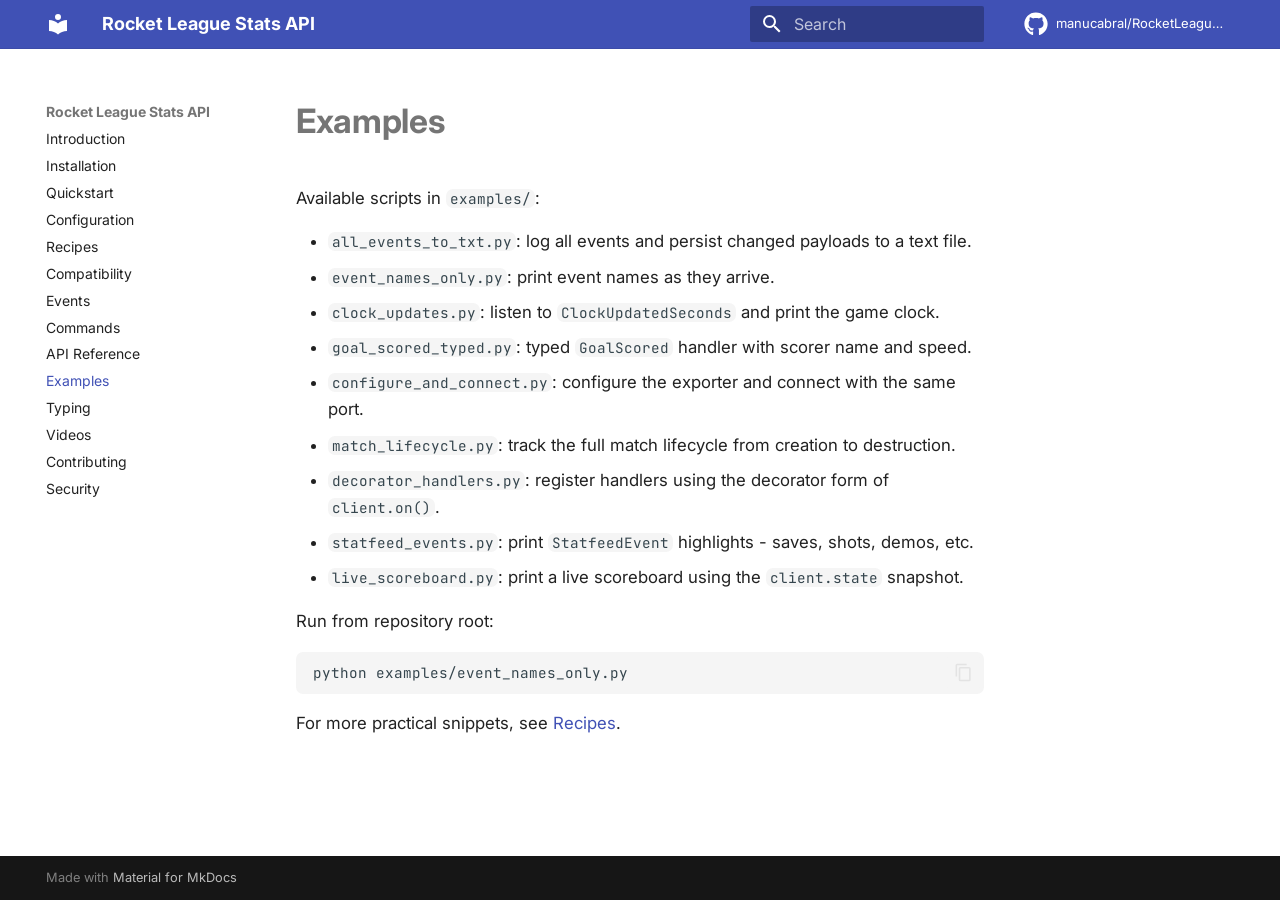
<file: examples/index.html>
<!doctype html>
<html lang="en" class="no-js">
  <head>
    
      <meta charset="utf-8">
      <meta name="viewport" content="width=device-width,initial-scale=1">
      
        <meta name="description" content="Fast Python client for Rocket League Stats API events">
      
      
      
        <link rel="canonical" href="https://manucabral.github.io/RocketLeagueStatsAPI/examples/">
      
      
        <link rel="prev" href="../api/">
      
      
        <link rel="next" href="../typing/">
      
      
        
      
      
      <link rel="icon" href="../assets/images/favicon.png">
      <meta name="generator" content="mkdocs-1.6.1, mkdocs-material-9.8.1">
    
    
      
        <title>Examples - Rocket League Stats API</title>
      
    
    
      <link rel="stylesheet" href="../assets/stylesheets/main.57a0d79d.min.css">
      
      


    
    
      
    
    
      
        
        
        <link rel="preconnect" href="https://fonts.gstatic.com" crossorigin>
        <link rel="stylesheet" href="https://fonts.googleapis.com/css?family=Inter:300,300i,400,400i,700,700i%7CJetBrains+Mono:400,400i,700,700i&display=fallback">
        <style>:root{--md-text-font:"Inter";--md-code-font:"JetBrains Mono"}</style>
      
    
    
      <link rel="stylesheet" href="../assets/_mkdocstrings.css">
    
      <link rel="stylesheet" href="../stylesheets/extra.css">
    
    <script>__md_scope=new URL("..",location),__md_hash=e=>[...e].reduce(((e,_)=>(e<<5)-e+_.charCodeAt(0)),0),__md_get=(e,_=localStorage,t=__md_scope)=>JSON.parse(_.getItem(t.pathname+"."+e)),__md_set=(e,_,t=localStorage,a=__md_scope)=>{try{t.setItem(a.pathname+"."+e,JSON.stringify(_))}catch(e){}}</script>
    
      

    
    
  </head>
  
  
    <body dir="ltr">
  
    
    <input class="md-toggle" data-md-toggle="drawer" type="checkbox" id="__drawer" autocomplete="off">
    <input class="md-toggle" data-md-toggle="search" type="checkbox" id="__search" autocomplete="off">
    <label class="md-overlay" for="__drawer"></label>
    <div data-md-component="skip">
      
        
        <a href="#examples" class="md-skip">
          Skip to content
        </a>
      
    </div>
    <div data-md-component="announce">
      
    </div>
    
    
      

  

<header class="md-header md-header--shadow" data-md-component="header">
  <nav class="md-header__inner md-grid" aria-label="Header">
    <a href=".." title="Rocket League Stats API" class="md-header__button md-logo" aria-label="Rocket League Stats API" data-md-component="logo">
      
  
  <svg xmlns="http://www.w3.org/2000/svg" viewBox="0 0 24 24"><path d="M12 8a3 3 0 0 0 3-3 3 3 0 0 0-3-3 3 3 0 0 0-3 3 3 3 0 0 0 3 3m0 3.54C9.64 9.35 6.5 8 3 8v11c3.5 0 6.64 1.35 9 3.54 2.36-2.19 5.5-3.54 9-3.54V8c-3.5 0-6.64 1.35-9 3.54"/></svg>

    </a>
    <label class="md-header__button md-icon" for="__drawer">
      
      <svg xmlns="http://www.w3.org/2000/svg" viewBox="0 0 24 24"><path d="M3 6h18v2H3zm0 5h18v2H3zm0 5h18v2H3z"/></svg>
    </label>
    <div class="md-header__title" data-md-component="header-title">
      <div class="md-header__ellipsis">
        <div class="md-header__topic">
          <span class="md-ellipsis">
            Rocket League Stats API
          </span>
        </div>
        <div class="md-header__topic" data-md-component="header-topic">
          <span class="md-ellipsis">
            
              Examples
            
          </span>
        </div>
      </div>
    </div>
    
    
      <script>var palette=__md_get("__palette");if(palette&&palette.color){if("(prefers-color-scheme)"===palette.color.media){var media=matchMedia("(prefers-color-scheme: light)"),input=document.querySelector(media.matches?"[data-md-color-media='(prefers-color-scheme: light)']":"[data-md-color-media='(prefers-color-scheme: dark)']");palette.color.media=input.getAttribute("data-md-color-media"),palette.color.scheme=input.getAttribute("data-md-color-scheme"),palette.color.primary=input.getAttribute("data-md-color-primary"),palette.color.accent=input.getAttribute("data-md-color-accent")}for(var[key,value]of Object.entries(palette.color))document.body.setAttribute("data-md-color-"+key,value)}</script>
    
    
    
      
      
        <label class="md-header__button md-icon" for="__search">
          
          <svg xmlns="http://www.w3.org/2000/svg" viewBox="0 0 24 24"><path d="M9.5 3A6.5 6.5 0 0 1 16 9.5c0 1.61-.59 3.09-1.56 4.23l.27.27h.79l5 5-1.5 1.5-5-5v-.79l-.27-.27A6.52 6.52 0 0 1 9.5 16 6.5 6.5 0 0 1 3 9.5 6.5 6.5 0 0 1 9.5 3m0 2C7 5 5 7 5 9.5S7 14 9.5 14 14 12 14 9.5 12 5 9.5 5"/></svg>
        </label>
        <div class="md-search" data-md-component="search" role="dialog">
  <label class="md-search__overlay" for="__search"></label>
  <div class="md-search__inner" role="search">
    <form class="md-search__form" name="search">
      <input type="text" class="md-search__input" name="query" aria-label="Search" placeholder="Search" autocapitalize="off" autocorrect="off" autocomplete="off" spellcheck="false" data-md-component="search-query" required>
      <label class="md-search__icon md-icon" for="__search">
        
        <svg xmlns="http://www.w3.org/2000/svg" viewBox="0 0 24 24"><path d="M9.5 3A6.5 6.5 0 0 1 16 9.5c0 1.61-.59 3.09-1.56 4.23l.27.27h.79l5 5-1.5 1.5-5-5v-.79l-.27-.27A6.52 6.52 0 0 1 9.5 16 6.5 6.5 0 0 1 3 9.5 6.5 6.5 0 0 1 9.5 3m0 2C7 5 5 7 5 9.5S7 14 9.5 14 14 12 14 9.5 12 5 9.5 5"/></svg>
        
        <svg xmlns="http://www.w3.org/2000/svg" viewBox="0 0 24 24"><path d="M20 11v2H8l5.5 5.5-1.42 1.42L4.16 12l7.92-7.92L13.5 5.5 8 11z"/></svg>
      </label>
      <nav class="md-search__options" aria-label="Search">
        
        <button type="reset" class="md-search__icon md-icon" title="Clear" aria-label="Clear" tabindex="-1">
          
          <svg xmlns="http://www.w3.org/2000/svg" viewBox="0 0 24 24"><path d="M19 6.41 17.59 5 12 10.59 6.41 5 5 6.41 10.59 12 5 17.59 6.41 19 12 13.41 17.59 19 19 17.59 13.41 12z"/></svg>
        </button>
      </nav>
      
    </form>
    <div class="md-search__output">
      <div class="md-search__scrollwrap" tabindex="0" data-md-scrollfix>
        <div class="md-search-result" data-md-component="search-result">
          <div class="md-search-result__meta">
            Initializing search
          </div>
          <ol class="md-search-result__list" role="presentation"></ol>
        </div>
      </div>
    </div>
  </div>
</div>
      
    
    
      <div class="md-header__source">
        <a href="https://github.com/manucabral/RocketLeagueStatsAPI" title="Go to repository" class="md-source" data-md-component="source">
  <div class="md-source__icon md-icon">
    
    <svg xmlns="http://www.w3.org/2000/svg" viewBox="0 0 512 512"><!--! Font Awesome Free 7.1.0 by @fontawesome - https://fontawesome.com License - https://fontawesome.com/license/free (Icons: CC BY 4.0, Fonts: SIL OFL 1.1, Code: MIT License) Copyright 2025 Fonticons, Inc.--><path d="M173.9 397.4c0 2-2.3 3.6-5.2 3.6-3.3.3-5.6-1.3-5.6-3.6 0-2 2.3-3.6 5.2-3.6 3-.3 5.6 1.3 5.6 3.6m-31.1-4.5c-.7 2 1.3 4.3 4.3 4.9 2.6 1 5.6 0 6.2-2s-1.3-4.3-4.3-5.2c-2.6-.7-5.5.3-6.2 2.3m44.2-1.7c-2.9.7-4.9 2.6-4.6 4.9.3 2 2.9 3.3 5.9 2.6 2.9-.7 4.9-2.6 4.6-4.6-.3-1.9-3-3.2-5.9-2.9M252.8 8C114.1 8 8 113.3 8 252c0 110.9 69.8 205.8 169.5 239.2 12.8 2.3 17.3-5.6 17.3-12.1 0-6.2-.3-40.4-.3-61.4 0 0-70 15-84.7-29.8 0 0-11.4-29.1-27.8-36.6 0 0-22.9-15.7 1.6-15.4 0 0 24.9 2 38.6 25.8 21.9 38.6 58.6 27.5 72.9 20.9 2.3-16 8.8-27.1 16-33.7-55.9-6.2-112.3-14.3-112.3-110.5 0-27.5 7.6-41.3 23.6-58.9-2.6-6.5-11.1-33.3 2.6-67.9 20.9-6.5 69 27 69 27 20-5.6 41.5-8.5 62.8-8.5s42.8 2.9 62.8 8.5c0 0 48.1-33.6 69-27 13.7 34.7 5.2 61.4 2.6 67.9 16 17.7 25.8 31.5 25.8 58.9 0 96.5-58.9 104.2-114.8 110.5 9.2 7.9 17 22.9 17 46.4 0 33.7-.3 75.4-.3 83.6 0 6.5 4.6 14.4 17.3 12.1C436.2 457.8 504 362.9 504 252 504 113.3 391.5 8 252.8 8M105.2 352.9c-1.3 1-1 3.3.7 5.2 1.6 1.6 3.9 2.3 5.2 1 1.3-1 1-3.3-.7-5.2-1.6-1.6-3.9-2.3-5.2-1m-10.8-8.1c-.7 1.3.3 2.9 2.3 3.9 1.6 1 3.6.7 4.3-.7.7-1.3-.3-2.9-2.3-3.9-2-.6-3.6-.3-4.3.7m32.4 35.6c-1.6 1.3-1 4.3 1.3 6.2 2.3 2.3 5.2 2.6 6.5 1 1.3-1.3.7-4.3-1.3-6.2-2.2-2.3-5.2-2.6-6.5-1m-11.4-14.7c-1.6 1-1.6 3.6 0 5.9s4.3 3.3 5.6 2.3c1.6-1.3 1.6-3.9 0-6.2-1.4-2.3-4-3.3-5.6-2"/></svg>
  </div>
  <div class="md-source__repository">
    manucabral/RocketLeagueStatsAPI
  </div>
</a>
      </div>
    
  </nav>
  
</header>
    
    <div class="md-container" data-md-component="container">
      
      
        
          
        
      
      <main class="md-main" data-md-component="main">
        <div class="md-main__inner md-grid">
          
            
              
              <div class="md-sidebar md-sidebar--primary" data-md-component="sidebar" data-md-type="navigation" >
                <div class="md-sidebar__scrollwrap">
                  <div class="md-sidebar__inner">
                    



<nav class="md-nav md-nav--primary" aria-label="Navigation" data-md-level="0">
  <label class="md-nav__title" for="__drawer">
    <a href=".." title="Rocket League Stats API" class="md-nav__button md-logo" aria-label="Rocket League Stats API" data-md-component="logo">
      
  
  <svg xmlns="http://www.w3.org/2000/svg" viewBox="0 0 24 24"><path d="M12 8a3 3 0 0 0 3-3 3 3 0 0 0-3-3 3 3 0 0 0-3 3 3 3 0 0 0 3 3m0 3.54C9.64 9.35 6.5 8 3 8v11c3.5 0 6.64 1.35 9 3.54 2.36-2.19 5.5-3.54 9-3.54V8c-3.5 0-6.64 1.35-9 3.54"/></svg>

    </a>
    Rocket League Stats API
  </label>
  
    <div class="md-nav__source">
      <a href="https://github.com/manucabral/RocketLeagueStatsAPI" title="Go to repository" class="md-source" data-md-component="source">
  <div class="md-source__icon md-icon">
    
    <svg xmlns="http://www.w3.org/2000/svg" viewBox="0 0 512 512"><!--! Font Awesome Free 7.1.0 by @fontawesome - https://fontawesome.com License - https://fontawesome.com/license/free (Icons: CC BY 4.0, Fonts: SIL OFL 1.1, Code: MIT License) Copyright 2025 Fonticons, Inc.--><path d="M173.9 397.4c0 2-2.3 3.6-5.2 3.6-3.3.3-5.6-1.3-5.6-3.6 0-2 2.3-3.6 5.2-3.6 3-.3 5.6 1.3 5.6 3.6m-31.1-4.5c-.7 2 1.3 4.3 4.3 4.9 2.6 1 5.6 0 6.2-2s-1.3-4.3-4.3-5.2c-2.6-.7-5.5.3-6.2 2.3m44.2-1.7c-2.9.7-4.9 2.6-4.6 4.9.3 2 2.9 3.3 5.9 2.6 2.9-.7 4.9-2.6 4.6-4.6-.3-1.9-3-3.2-5.9-2.9M252.8 8C114.1 8 8 113.3 8 252c0 110.9 69.8 205.8 169.5 239.2 12.8 2.3 17.3-5.6 17.3-12.1 0-6.2-.3-40.4-.3-61.4 0 0-70 15-84.7-29.8 0 0-11.4-29.1-27.8-36.6 0 0-22.9-15.7 1.6-15.4 0 0 24.9 2 38.6 25.8 21.9 38.6 58.6 27.5 72.9 20.9 2.3-16 8.8-27.1 16-33.7-55.9-6.2-112.3-14.3-112.3-110.5 0-27.5 7.6-41.3 23.6-58.9-2.6-6.5-11.1-33.3 2.6-67.9 20.9-6.5 69 27 69 27 20-5.6 41.5-8.5 62.8-8.5s42.8 2.9 62.8 8.5c0 0 48.1-33.6 69-27 13.7 34.7 5.2 61.4 2.6 67.9 16 17.7 25.8 31.5 25.8 58.9 0 96.5-58.9 104.2-114.8 110.5 9.2 7.9 17 22.9 17 46.4 0 33.7-.3 75.4-.3 83.6 0 6.5 4.6 14.4 17.3 12.1C436.2 457.8 504 362.9 504 252 504 113.3 391.5 8 252.8 8M105.2 352.9c-1.3 1-1 3.3.7 5.2 1.6 1.6 3.9 2.3 5.2 1 1.3-1 1-3.3-.7-5.2-1.6-1.6-3.9-2.3-5.2-1m-10.8-8.1c-.7 1.3.3 2.9 2.3 3.9 1.6 1 3.6.7 4.3-.7.7-1.3-.3-2.9-2.3-3.9-2-.6-3.6-.3-4.3.7m32.4 35.6c-1.6 1.3-1 4.3 1.3 6.2 2.3 2.3 5.2 2.6 6.5 1 1.3-1.3.7-4.3-1.3-6.2-2.2-2.3-5.2-2.6-6.5-1m-11.4-14.7c-1.6 1-1.6 3.6 0 5.9s4.3 3.3 5.6 2.3c1.6-1.3 1.6-3.9 0-6.2-1.4-2.3-4-3.3-5.6-2"/></svg>
  </div>
  <div class="md-source__repository">
    manucabral/RocketLeagueStatsAPI
  </div>
</a>
    </div>
  
  <ul class="md-nav__list" data-md-scrollfix>
    
      
      
  
  
  
  
    <li class="md-nav__item">
      <a href=".." class="md-nav__link">
        
  
  
  <span class="md-ellipsis">
    
  
    Introduction
  

    
  </span>
  
  

      </a>
    </li>
  

    
      
      
  
  
  
  
    <li class="md-nav__item">
      <a href="../installation/" class="md-nav__link">
        
  
  
  <span class="md-ellipsis">
    
  
    Installation
  

    
  </span>
  
  

      </a>
    </li>
  

    
      
      
  
  
  
  
    <li class="md-nav__item">
      <a href="../quickstart/" class="md-nav__link">
        
  
  
  <span class="md-ellipsis">
    
  
    Quickstart
  

    
  </span>
  
  

      </a>
    </li>
  

    
      
      
  
  
  
  
    <li class="md-nav__item">
      <a href="../configuration/" class="md-nav__link">
        
  
  
  <span class="md-ellipsis">
    
  
    Configuration
  

    
  </span>
  
  

      </a>
    </li>
  

    
      
      
  
  
  
  
    <li class="md-nav__item">
      <a href="../recipes/" class="md-nav__link">
        
  
  
  <span class="md-ellipsis">
    
  
    Recipes
  

    
  </span>
  
  

      </a>
    </li>
  

    
      
      
  
  
  
  
    <li class="md-nav__item">
      <a href="../compatibility/" class="md-nav__link">
        
  
  
  <span class="md-ellipsis">
    
  
    Compatibility
  

    
  </span>
  
  

      </a>
    </li>
  

    
      
      
  
  
  
  
    <li class="md-nav__item">
      <a href="../events/" class="md-nav__link">
        
  
  
  <span class="md-ellipsis">
    
  
    Events
  

    
  </span>
  
  

      </a>
    </li>
  

    
      
      
  
  
  
  
    <li class="md-nav__item">
      <a href="../commands/" class="md-nav__link">
        
  
  
  <span class="md-ellipsis">
    
  
    Commands
  

    
  </span>
  
  

      </a>
    </li>
  

    
      
      
  
  
  
  
    <li class="md-nav__item">
      <a href="../api/" class="md-nav__link">
        
  
  
  <span class="md-ellipsis">
    
  
    API Reference
  

    
  </span>
  
  

      </a>
    </li>
  

    
      
      
  
  
    
  
  
  
    <li class="md-nav__item md-nav__item--active">
      
      <input class="md-nav__toggle md-toggle" type="checkbox" id="__toc">
      
      
        
      
      
      <a href="./" class="md-nav__link md-nav__link--active">
        
  
  
  <span class="md-ellipsis">
    
  
    Examples
  

    
  </span>
  
  

      </a>
      
    </li>
  

    
      
      
  
  
  
  
    <li class="md-nav__item">
      <a href="../typing/" class="md-nav__link">
        
  
  
  <span class="md-ellipsis">
    
  
    Typing
  

    
  </span>
  
  

      </a>
    </li>
  

    
      
      
  
  
  
  
    <li class="md-nav__item">
      <a href="../videos/" class="md-nav__link">
        
  
  
  <span class="md-ellipsis">
    
  
    Videos
  

    
  </span>
  
  

      </a>
    </li>
  

    
      
      
  
  
  
  
    <li class="md-nav__item">
      <a href="../contributing/" class="md-nav__link">
        
  
  
  <span class="md-ellipsis">
    
  
    Contributing
  

    
  </span>
  
  

      </a>
    </li>
  

    
      
      
  
  
  
  
    <li class="md-nav__item">
      <a href="../security/" class="md-nav__link">
        
  
  
  <span class="md-ellipsis">
    
  
    Security
  

    
  </span>
  
  

      </a>
    </li>
  

    
  </ul>
</nav>
                  </div>
                </div>
              </div>
            
            
              
              <div class="md-sidebar md-sidebar--secondary" data-md-component="sidebar" data-md-type="toc" >
                <div class="md-sidebar__scrollwrap">
                  <div class="md-sidebar__inner">
                    

<nav class="md-nav md-nav--secondary" aria-label="Table of contents">
  
  
  
    
  
  
</nav>
                  </div>
                </div>
              </div>
            
          
          
            <div class="md-content" data-md-component="content">
              
              <article class="md-content__inner md-typeset">
                
                  


  
  


<h1 id="examples">Examples<a class="headerlink" href="#examples" title="Permanent link">&para;</a></h1>
<p>Available scripts in <code>examples/</code>:</p>
<ul>
<li><code>all_events_to_txt.py</code>: log all events and persist changed payloads to a text file.</li>
<li><code>event_names_only.py</code>: print event names as they arrive.</li>
<li><code>clock_updates.py</code>: listen to <code>ClockUpdatedSeconds</code> and print the game clock.</li>
<li><code>goal_scored_typed.py</code>: typed <code>GoalScored</code> handler with scorer name and speed.</li>
<li><code>configure_and_connect.py</code>: configure the exporter and connect with the same port.</li>
<li><code>match_lifecycle.py</code>: track the full match lifecycle from creation to destruction.</li>
<li><code>decorator_handlers.py</code>: register handlers using the decorator form of <code>client.on()</code>.</li>
<li><code>statfeed_events.py</code>: print <code>StatfeedEvent</code> highlights - saves, shots, demos, etc.</li>
<li><code>live_scoreboard.py</code>: print a live scoreboard using the <code>client.state</code> snapshot.</li>
</ul>
<p>Run from repository root:</p>
<div class="highlight"><pre><span></span><code>python<span class="w"> </span>examples/event_names_only.py
</code></pre></div>
<p>For more practical snippets, see <a href="../recipes/">Recipes</a>.</p>












                
              </article>
            </div>
          
          
<script>var target=document.getElementById(location.hash.slice(1));target&&target.name&&(target.checked=target.name.startsWith("__tabbed_"))</script>
        </div>
        
          <button type="button" class="md-top md-icon" data-md-component="top" hidden>
  
  <svg xmlns="http://www.w3.org/2000/svg" viewBox="0 0 24 24"><path d="M13 20h-2V8l-5.5 5.5-1.42-1.42L12 4.16l7.92 7.92-1.42 1.42L13 8z"/></svg>
  Back to top
</button>
        
      </main>
      
        <footer class="md-footer">
  
  <div class="md-footer-meta md-typeset">
    <div class="md-footer-meta__inner md-grid">
      <div class="md-copyright">
  
  
    Made with
    <a href="https://squidfunk.github.io/mkdocs-material/" target="_blank" rel="noopener">
      Material for MkDocs
    </a>
  
</div>
      
    </div>
  </div>
</footer>
      
    </div>
    <div class="md-dialog" data-md-component="dialog">
      <div class="md-dialog__inner md-typeset"></div>
    </div>
    
    
    
      
      
      <script id="__config" type="application/json">{"annotate": null, "base": "..", "features": ["navigation.sections", "navigation.top", "content.code.copy", "toc.follow"], "search": "../assets/javascripts/workers/search.a7633da7.min.js", "tags": null, "translations": {"clipboard.copied": "Copied to clipboard", "clipboard.copy": "Copy to clipboard", "search.result.more.one": "1 more on this page", "search.result.more.other": "# more on this page", "search.result.none": "No matching documents", "search.result.one": "1 matching document", "search.result.other": "# matching documents", "search.result.placeholder": "Type to start searching", "search.result.term.missing": "Missing", "select.version": "Select version"}, "version": null}</script>
    
    
      <script src="../assets/javascripts/bundle.a5f9d56c.min.js"></script>
      
    
  </body>
</html>
</file>
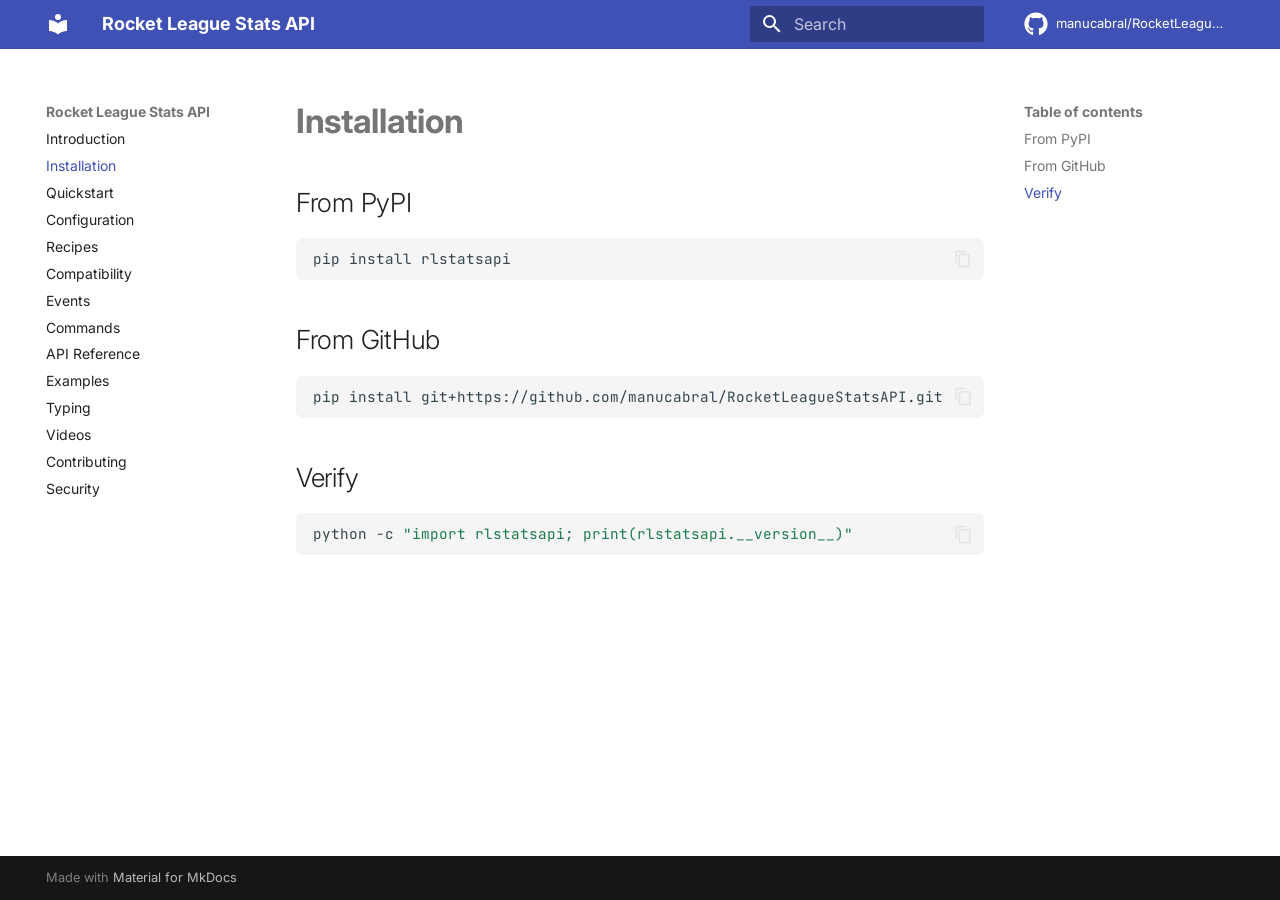
<file: installation/index.html>
<!doctype html>
<html lang="en" class="no-js">
  <head>
    
      <meta charset="utf-8">
      <meta name="viewport" content="width=device-width,initial-scale=1">
      
        <meta name="description" content="Fast Python client for Rocket League Stats API events">
      
      
      
        <link rel="canonical" href="https://manucabral.github.io/RocketLeagueStatsAPI/installation/">
      
      
        <link rel="prev" href="..">
      
      
        <link rel="next" href="../quickstart/">
      
      
        
      
      
      <link rel="icon" href="../assets/images/favicon.png">
      <meta name="generator" content="mkdocs-1.6.1, mkdocs-material-9.8.1">
    
    
      
        <title>Installation - Rocket League Stats API</title>
      
    
    
      <link rel="stylesheet" href="../assets/stylesheets/main.57a0d79d.min.css">
      
      


    
    
      
    
    
      
        
        
        <link rel="preconnect" href="https://fonts.gstatic.com" crossorigin>
        <link rel="stylesheet" href="https://fonts.googleapis.com/css?family=Inter:300,300i,400,400i,700,700i%7CJetBrains+Mono:400,400i,700,700i&display=fallback">
        <style>:root{--md-text-font:"Inter";--md-code-font:"JetBrains Mono"}</style>
      
    
    
      <link rel="stylesheet" href="../assets/_mkdocstrings.css">
    
      <link rel="stylesheet" href="../stylesheets/extra.css">
    
    <script>__md_scope=new URL("..",location),__md_hash=e=>[...e].reduce(((e,_)=>(e<<5)-e+_.charCodeAt(0)),0),__md_get=(e,_=localStorage,t=__md_scope)=>JSON.parse(_.getItem(t.pathname+"."+e)),__md_set=(e,_,t=localStorage,a=__md_scope)=>{try{t.setItem(a.pathname+"."+e,JSON.stringify(_))}catch(e){}}</script>
    
      

    
    
  </head>
  
  
    <body dir="ltr">
  
    
    <input class="md-toggle" data-md-toggle="drawer" type="checkbox" id="__drawer" autocomplete="off">
    <input class="md-toggle" data-md-toggle="search" type="checkbox" id="__search" autocomplete="off">
    <label class="md-overlay" for="__drawer"></label>
    <div data-md-component="skip">
      
        
        <a href="#installation" class="md-skip">
          Skip to content
        </a>
      
    </div>
    <div data-md-component="announce">
      
    </div>
    
    
      

  

<header class="md-header md-header--shadow" data-md-component="header">
  <nav class="md-header__inner md-grid" aria-label="Header">
    <a href=".." title="Rocket League Stats API" class="md-header__button md-logo" aria-label="Rocket League Stats API" data-md-component="logo">
      
  
  <svg xmlns="http://www.w3.org/2000/svg" viewBox="0 0 24 24"><path d="M12 8a3 3 0 0 0 3-3 3 3 0 0 0-3-3 3 3 0 0 0-3 3 3 3 0 0 0 3 3m0 3.54C9.64 9.35 6.5 8 3 8v11c3.5 0 6.64 1.35 9 3.54 2.36-2.19 5.5-3.54 9-3.54V8c-3.5 0-6.64 1.35-9 3.54"/></svg>

    </a>
    <label class="md-header__button md-icon" for="__drawer">
      
      <svg xmlns="http://www.w3.org/2000/svg" viewBox="0 0 24 24"><path d="M3 6h18v2H3zm0 5h18v2H3zm0 5h18v2H3z"/></svg>
    </label>
    <div class="md-header__title" data-md-component="header-title">
      <div class="md-header__ellipsis">
        <div class="md-header__topic">
          <span class="md-ellipsis">
            Rocket League Stats API
          </span>
        </div>
        <div class="md-header__topic" data-md-component="header-topic">
          <span class="md-ellipsis">
            
              Installation
            
          </span>
        </div>
      </div>
    </div>
    
    
      <script>var palette=__md_get("__palette");if(palette&&palette.color){if("(prefers-color-scheme)"===palette.color.media){var media=matchMedia("(prefers-color-scheme: light)"),input=document.querySelector(media.matches?"[data-md-color-media='(prefers-color-scheme: light)']":"[data-md-color-media='(prefers-color-scheme: dark)']");palette.color.media=input.getAttribute("data-md-color-media"),palette.color.scheme=input.getAttribute("data-md-color-scheme"),palette.color.primary=input.getAttribute("data-md-color-primary"),palette.color.accent=input.getAttribute("data-md-color-accent")}for(var[key,value]of Object.entries(palette.color))document.body.setAttribute("data-md-color-"+key,value)}</script>
    
    
    
      
      
        <label class="md-header__button md-icon" for="__search">
          
          <svg xmlns="http://www.w3.org/2000/svg" viewBox="0 0 24 24"><path d="M9.5 3A6.5 6.5 0 0 1 16 9.5c0 1.61-.59 3.09-1.56 4.23l.27.27h.79l5 5-1.5 1.5-5-5v-.79l-.27-.27A6.52 6.52 0 0 1 9.5 16 6.5 6.5 0 0 1 3 9.5 6.5 6.5 0 0 1 9.5 3m0 2C7 5 5 7 5 9.5S7 14 9.5 14 14 12 14 9.5 12 5 9.5 5"/></svg>
        </label>
        <div class="md-search" data-md-component="search" role="dialog">
  <label class="md-search__overlay" for="__search"></label>
  <div class="md-search__inner" role="search">
    <form class="md-search__form" name="search">
      <input type="text" class="md-search__input" name="query" aria-label="Search" placeholder="Search" autocapitalize="off" autocorrect="off" autocomplete="off" spellcheck="false" data-md-component="search-query" required>
      <label class="md-search__icon md-icon" for="__search">
        
        <svg xmlns="http://www.w3.org/2000/svg" viewBox="0 0 24 24"><path d="M9.5 3A6.5 6.5 0 0 1 16 9.5c0 1.61-.59 3.09-1.56 4.23l.27.27h.79l5 5-1.5 1.5-5-5v-.79l-.27-.27A6.52 6.52 0 0 1 9.5 16 6.5 6.5 0 0 1 3 9.5 6.5 6.5 0 0 1 9.5 3m0 2C7 5 5 7 5 9.5S7 14 9.5 14 14 12 14 9.5 12 5 9.5 5"/></svg>
        
        <svg xmlns="http://www.w3.org/2000/svg" viewBox="0 0 24 24"><path d="M20 11v2H8l5.5 5.5-1.42 1.42L4.16 12l7.92-7.92L13.5 5.5 8 11z"/></svg>
      </label>
      <nav class="md-search__options" aria-label="Search">
        
        <button type="reset" class="md-search__icon md-icon" title="Clear" aria-label="Clear" tabindex="-1">
          
          <svg xmlns="http://www.w3.org/2000/svg" viewBox="0 0 24 24"><path d="M19 6.41 17.59 5 12 10.59 6.41 5 5 6.41 10.59 12 5 17.59 6.41 19 12 13.41 17.59 19 19 17.59 13.41 12z"/></svg>
        </button>
      </nav>
      
    </form>
    <div class="md-search__output">
      <div class="md-search__scrollwrap" tabindex="0" data-md-scrollfix>
        <div class="md-search-result" data-md-component="search-result">
          <div class="md-search-result__meta">
            Initializing search
          </div>
          <ol class="md-search-result__list" role="presentation"></ol>
        </div>
      </div>
    </div>
  </div>
</div>
      
    
    
      <div class="md-header__source">
        <a href="https://github.com/manucabral/RocketLeagueStatsAPI" title="Go to repository" class="md-source" data-md-component="source">
  <div class="md-source__icon md-icon">
    
    <svg xmlns="http://www.w3.org/2000/svg" viewBox="0 0 512 512"><!--! Font Awesome Free 7.1.0 by @fontawesome - https://fontawesome.com License - https://fontawesome.com/license/free (Icons: CC BY 4.0, Fonts: SIL OFL 1.1, Code: MIT License) Copyright 2025 Fonticons, Inc.--><path d="M173.9 397.4c0 2-2.3 3.6-5.2 3.6-3.3.3-5.6-1.3-5.6-3.6 0-2 2.3-3.6 5.2-3.6 3-.3 5.6 1.3 5.6 3.6m-31.1-4.5c-.7 2 1.3 4.3 4.3 4.9 2.6 1 5.6 0 6.2-2s-1.3-4.3-4.3-5.2c-2.6-.7-5.5.3-6.2 2.3m44.2-1.7c-2.9.7-4.9 2.6-4.6 4.9.3 2 2.9 3.3 5.9 2.6 2.9-.7 4.9-2.6 4.6-4.6-.3-1.9-3-3.2-5.9-2.9M252.8 8C114.1 8 8 113.3 8 252c0 110.9 69.8 205.8 169.5 239.2 12.8 2.3 17.3-5.6 17.3-12.1 0-6.2-.3-40.4-.3-61.4 0 0-70 15-84.7-29.8 0 0-11.4-29.1-27.8-36.6 0 0-22.9-15.7 1.6-15.4 0 0 24.9 2 38.6 25.8 21.9 38.6 58.6 27.5 72.9 20.9 2.3-16 8.8-27.1 16-33.7-55.9-6.2-112.3-14.3-112.3-110.5 0-27.5 7.6-41.3 23.6-58.9-2.6-6.5-11.1-33.3 2.6-67.9 20.9-6.5 69 27 69 27 20-5.6 41.5-8.5 62.8-8.5s42.8 2.9 62.8 8.5c0 0 48.1-33.6 69-27 13.7 34.7 5.2 61.4 2.6 67.9 16 17.7 25.8 31.5 25.8 58.9 0 96.5-58.9 104.2-114.8 110.5 9.2 7.9 17 22.9 17 46.4 0 33.7-.3 75.4-.3 83.6 0 6.5 4.6 14.4 17.3 12.1C436.2 457.8 504 362.9 504 252 504 113.3 391.5 8 252.8 8M105.2 352.9c-1.3 1-1 3.3.7 5.2 1.6 1.6 3.9 2.3 5.2 1 1.3-1 1-3.3-.7-5.2-1.6-1.6-3.9-2.3-5.2-1m-10.8-8.1c-.7 1.3.3 2.9 2.3 3.9 1.6 1 3.6.7 4.3-.7.7-1.3-.3-2.9-2.3-3.9-2-.6-3.6-.3-4.3.7m32.4 35.6c-1.6 1.3-1 4.3 1.3 6.2 2.3 2.3 5.2 2.6 6.5 1 1.3-1.3.7-4.3-1.3-6.2-2.2-2.3-5.2-2.6-6.5-1m-11.4-14.7c-1.6 1-1.6 3.6 0 5.9s4.3 3.3 5.6 2.3c1.6-1.3 1.6-3.9 0-6.2-1.4-2.3-4-3.3-5.6-2"/></svg>
  </div>
  <div class="md-source__repository">
    manucabral/RocketLeagueStatsAPI
  </div>
</a>
      </div>
    
  </nav>
  
</header>
    
    <div class="md-container" data-md-component="container">
      
      
        
          
        
      
      <main class="md-main" data-md-component="main">
        <div class="md-main__inner md-grid">
          
            
              
              <div class="md-sidebar md-sidebar--primary" data-md-component="sidebar" data-md-type="navigation" >
                <div class="md-sidebar__scrollwrap">
                  <div class="md-sidebar__inner">
                    



<nav class="md-nav md-nav--primary" aria-label="Navigation" data-md-level="0">
  <label class="md-nav__title" for="__drawer">
    <a href=".." title="Rocket League Stats API" class="md-nav__button md-logo" aria-label="Rocket League Stats API" data-md-component="logo">
      
  
  <svg xmlns="http://www.w3.org/2000/svg" viewBox="0 0 24 24"><path d="M12 8a3 3 0 0 0 3-3 3 3 0 0 0-3-3 3 3 0 0 0-3 3 3 3 0 0 0 3 3m0 3.54C9.64 9.35 6.5 8 3 8v11c3.5 0 6.64 1.35 9 3.54 2.36-2.19 5.5-3.54 9-3.54V8c-3.5 0-6.64 1.35-9 3.54"/></svg>

    </a>
    Rocket League Stats API
  </label>
  
    <div class="md-nav__source">
      <a href="https://github.com/manucabral/RocketLeagueStatsAPI" title="Go to repository" class="md-source" data-md-component="source">
  <div class="md-source__icon md-icon">
    
    <svg xmlns="http://www.w3.org/2000/svg" viewBox="0 0 512 512"><!--! Font Awesome Free 7.1.0 by @fontawesome - https://fontawesome.com License - https://fontawesome.com/license/free (Icons: CC BY 4.0, Fonts: SIL OFL 1.1, Code: MIT License) Copyright 2025 Fonticons, Inc.--><path d="M173.9 397.4c0 2-2.3 3.6-5.2 3.6-3.3.3-5.6-1.3-5.6-3.6 0-2 2.3-3.6 5.2-3.6 3-.3 5.6 1.3 5.6 3.6m-31.1-4.5c-.7 2 1.3 4.3 4.3 4.9 2.6 1 5.6 0 6.2-2s-1.3-4.3-4.3-5.2c-2.6-.7-5.5.3-6.2 2.3m44.2-1.7c-2.9.7-4.9 2.6-4.6 4.9.3 2 2.9 3.3 5.9 2.6 2.9-.7 4.9-2.6 4.6-4.6-.3-1.9-3-3.2-5.9-2.9M252.8 8C114.1 8 8 113.3 8 252c0 110.9 69.8 205.8 169.5 239.2 12.8 2.3 17.3-5.6 17.3-12.1 0-6.2-.3-40.4-.3-61.4 0 0-70 15-84.7-29.8 0 0-11.4-29.1-27.8-36.6 0 0-22.9-15.7 1.6-15.4 0 0 24.9 2 38.6 25.8 21.9 38.6 58.6 27.5 72.9 20.9 2.3-16 8.8-27.1 16-33.7-55.9-6.2-112.3-14.3-112.3-110.5 0-27.5 7.6-41.3 23.6-58.9-2.6-6.5-11.1-33.3 2.6-67.9 20.9-6.5 69 27 69 27 20-5.6 41.5-8.5 62.8-8.5s42.8 2.9 62.8 8.5c0 0 48.1-33.6 69-27 13.7 34.7 5.2 61.4 2.6 67.9 16 17.7 25.8 31.5 25.8 58.9 0 96.5-58.9 104.2-114.8 110.5 9.2 7.9 17 22.9 17 46.4 0 33.7-.3 75.4-.3 83.6 0 6.5 4.6 14.4 17.3 12.1C436.2 457.8 504 362.9 504 252 504 113.3 391.5 8 252.8 8M105.2 352.9c-1.3 1-1 3.3.7 5.2 1.6 1.6 3.9 2.3 5.2 1 1.3-1 1-3.3-.7-5.2-1.6-1.6-3.9-2.3-5.2-1m-10.8-8.1c-.7 1.3.3 2.9 2.3 3.9 1.6 1 3.6.7 4.3-.7.7-1.3-.3-2.9-2.3-3.9-2-.6-3.6-.3-4.3.7m32.4 35.6c-1.6 1.3-1 4.3 1.3 6.2 2.3 2.3 5.2 2.6 6.5 1 1.3-1.3.7-4.3-1.3-6.2-2.2-2.3-5.2-2.6-6.5-1m-11.4-14.7c-1.6 1-1.6 3.6 0 5.9s4.3 3.3 5.6 2.3c1.6-1.3 1.6-3.9 0-6.2-1.4-2.3-4-3.3-5.6-2"/></svg>
  </div>
  <div class="md-source__repository">
    manucabral/RocketLeagueStatsAPI
  </div>
</a>
    </div>
  
  <ul class="md-nav__list" data-md-scrollfix>
    
      
      
  
  
  
  
    <li class="md-nav__item">
      <a href=".." class="md-nav__link">
        
  
  
  <span class="md-ellipsis">
    
  
    Introduction
  

    
  </span>
  
  

      </a>
    </li>
  

    
      
      
  
  
    
  
  
  
    <li class="md-nav__item md-nav__item--active">
      
      <input class="md-nav__toggle md-toggle" type="checkbox" id="__toc">
      
      
        
      
      
        <label class="md-nav__link md-nav__link--active" for="__toc">
          
  
  
  <span class="md-ellipsis">
    
  
    Installation
  

    
  </span>
  
  

          <span class="md-nav__icon md-icon"></span>
        </label>
      
      <a href="./" class="md-nav__link md-nav__link--active">
        
  
  
  <span class="md-ellipsis">
    
  
    Installation
  

    
  </span>
  
  

      </a>
      
        

<nav class="md-nav md-nav--secondary" aria-label="Table of contents">
  
  
  
    
  
  
    <label class="md-nav__title" for="__toc">
      <span class="md-nav__icon md-icon"></span>
      Table of contents
    </label>
    <ul class="md-nav__list" data-md-component="toc" data-md-scrollfix>
      
        <li class="md-nav__item">
  <a href="#from-pypi" class="md-nav__link">
    <span class="md-ellipsis">
      
        From PyPI
      
    </span>
  </a>
  
</li>
      
        <li class="md-nav__item">
  <a href="#from-github" class="md-nav__link">
    <span class="md-ellipsis">
      
        From GitHub
      
    </span>
  </a>
  
</li>
      
        <li class="md-nav__item">
  <a href="#verify" class="md-nav__link">
    <span class="md-ellipsis">
      
        Verify
      
    </span>
  </a>
  
</li>
      
    </ul>
  
</nav>
      
    </li>
  

    
      
      
  
  
  
  
    <li class="md-nav__item">
      <a href="../quickstart/" class="md-nav__link">
        
  
  
  <span class="md-ellipsis">
    
  
    Quickstart
  

    
  </span>
  
  

      </a>
    </li>
  

    
      
      
  
  
  
  
    <li class="md-nav__item">
      <a href="../configuration/" class="md-nav__link">
        
  
  
  <span class="md-ellipsis">
    
  
    Configuration
  

    
  </span>
  
  

      </a>
    </li>
  

    
      
      
  
  
  
  
    <li class="md-nav__item">
      <a href="../recipes/" class="md-nav__link">
        
  
  
  <span class="md-ellipsis">
    
  
    Recipes
  

    
  </span>
  
  

      </a>
    </li>
  

    
      
      
  
  
  
  
    <li class="md-nav__item">
      <a href="../compatibility/" class="md-nav__link">
        
  
  
  <span class="md-ellipsis">
    
  
    Compatibility
  

    
  </span>
  
  

      </a>
    </li>
  

    
      
      
  
  
  
  
    <li class="md-nav__item">
      <a href="../events/" class="md-nav__link">
        
  
  
  <span class="md-ellipsis">
    
  
    Events
  

    
  </span>
  
  

      </a>
    </li>
  

    
      
      
  
  
  
  
    <li class="md-nav__item">
      <a href="../commands/" class="md-nav__link">
        
  
  
  <span class="md-ellipsis">
    
  
    Commands
  

    
  </span>
  
  

      </a>
    </li>
  

    
      
      
  
  
  
  
    <li class="md-nav__item">
      <a href="../api/" class="md-nav__link">
        
  
  
  <span class="md-ellipsis">
    
  
    API Reference
  

    
  </span>
  
  

      </a>
    </li>
  

    
      
      
  
  
  
  
    <li class="md-nav__item">
      <a href="../examples/" class="md-nav__link">
        
  
  
  <span class="md-ellipsis">
    
  
    Examples
  

    
  </span>
  
  

      </a>
    </li>
  

    
      
      
  
  
  
  
    <li class="md-nav__item">
      <a href="../typing/" class="md-nav__link">
        
  
  
  <span class="md-ellipsis">
    
  
    Typing
  

    
  </span>
  
  

      </a>
    </li>
  

    
      
      
  
  
  
  
    <li class="md-nav__item">
      <a href="../videos/" class="md-nav__link">
        
  
  
  <span class="md-ellipsis">
    
  
    Videos
  

    
  </span>
  
  

      </a>
    </li>
  

    
      
      
  
  
  
  
    <li class="md-nav__item">
      <a href="../contributing/" class="md-nav__link">
        
  
  
  <span class="md-ellipsis">
    
  
    Contributing
  

    
  </span>
  
  

      </a>
    </li>
  

    
      
      
  
  
  
  
    <li class="md-nav__item">
      <a href="../security/" class="md-nav__link">
        
  
  
  <span class="md-ellipsis">
    
  
    Security
  

    
  </span>
  
  

      </a>
    </li>
  

    
  </ul>
</nav>
                  </div>
                </div>
              </div>
            
            
              
              <div class="md-sidebar md-sidebar--secondary" data-md-component="sidebar" data-md-type="toc" >
                <div class="md-sidebar__scrollwrap">
                  <div class="md-sidebar__inner">
                    

<nav class="md-nav md-nav--secondary" aria-label="Table of contents">
  
  
  
    
  
  
    <label class="md-nav__title" for="__toc">
      <span class="md-nav__icon md-icon"></span>
      Table of contents
    </label>
    <ul class="md-nav__list" data-md-component="toc" data-md-scrollfix>
      
        <li class="md-nav__item">
  <a href="#from-pypi" class="md-nav__link">
    <span class="md-ellipsis">
      
        From PyPI
      
    </span>
  </a>
  
</li>
      
        <li class="md-nav__item">
  <a href="#from-github" class="md-nav__link">
    <span class="md-ellipsis">
      
        From GitHub
      
    </span>
  </a>
  
</li>
      
        <li class="md-nav__item">
  <a href="#verify" class="md-nav__link">
    <span class="md-ellipsis">
      
        Verify
      
    </span>
  </a>
  
</li>
      
    </ul>
  
</nav>
                  </div>
                </div>
              </div>
            
          
          
            <div class="md-content" data-md-component="content">
              
              <article class="md-content__inner md-typeset">
                
                  


  
  


<h1 id="installation">Installation<a class="headerlink" href="#installation" title="Permanent link">&para;</a></h1>
<h2 id="from-pypi">From PyPI<a class="headerlink" href="#from-pypi" title="Permanent link">&para;</a></h2>
<div class="highlight"><pre><span></span><code>pip<span class="w"> </span>install<span class="w"> </span>rlstatsapi
</code></pre></div>
<h2 id="from-github">From GitHub<a class="headerlink" href="#from-github" title="Permanent link">&para;</a></h2>
<div class="highlight"><pre><span></span><code>pip<span class="w"> </span>install<span class="w"> </span>git+https://github.com/manucabral/RocketLeagueStatsAPI.git
</code></pre></div>
<h2 id="verify">Verify<a class="headerlink" href="#verify" title="Permanent link">&para;</a></h2>
<div class="highlight"><pre><span></span><code>python<span class="w"> </span>-c<span class="w"> </span><span class="s2">"import rlstatsapi; print(rlstatsapi.__version__)"</span>
</code></pre></div>












                
              </article>
            </div>
          
          
<script>var target=document.getElementById(location.hash.slice(1));target&&target.name&&(target.checked=target.name.startsWith("__tabbed_"))</script>
        </div>
        
          <button type="button" class="md-top md-icon" data-md-component="top" hidden>
  
  <svg xmlns="http://www.w3.org/2000/svg" viewBox="0 0 24 24"><path d="M13 20h-2V8l-5.5 5.5-1.42-1.42L12 4.16l7.92 7.92-1.42 1.42L13 8z"/></svg>
  Back to top
</button>
        
      </main>
      
        <footer class="md-footer">
  
  <div class="md-footer-meta md-typeset">
    <div class="md-footer-meta__inner md-grid">
      <div class="md-copyright">
  
  
    Made with
    <a href="https://squidfunk.github.io/mkdocs-material/" target="_blank" rel="noopener">
      Material for MkDocs
    </a>
  
</div>
      
    </div>
  </div>
</footer>
      
    </div>
    <div class="md-dialog" data-md-component="dialog">
      <div class="md-dialog__inner md-typeset"></div>
    </div>
    
    
    
      
      
      <script id="__config" type="application/json">{"annotate": null, "base": "..", "features": ["navigation.sections", "navigation.top", "content.code.copy", "toc.follow"], "search": "../assets/javascripts/workers/search.a7633da7.min.js", "tags": null, "translations": {"clipboard.copied": "Copied to clipboard", "clipboard.copy": "Copy to clipboard", "search.result.more.one": "1 more on this page", "search.result.more.other": "# more on this page", "search.result.none": "No matching documents", "search.result.one": "1 matching document", "search.result.other": "# matching documents", "search.result.placeholder": "Type to start searching", "search.result.term.missing": "Missing", "select.version": "Select version"}, "version": null}</script>
    
    
      <script src="../assets/javascripts/bundle.a5f9d56c.min.js"></script>
      
    
  </body>
</html>
</file>
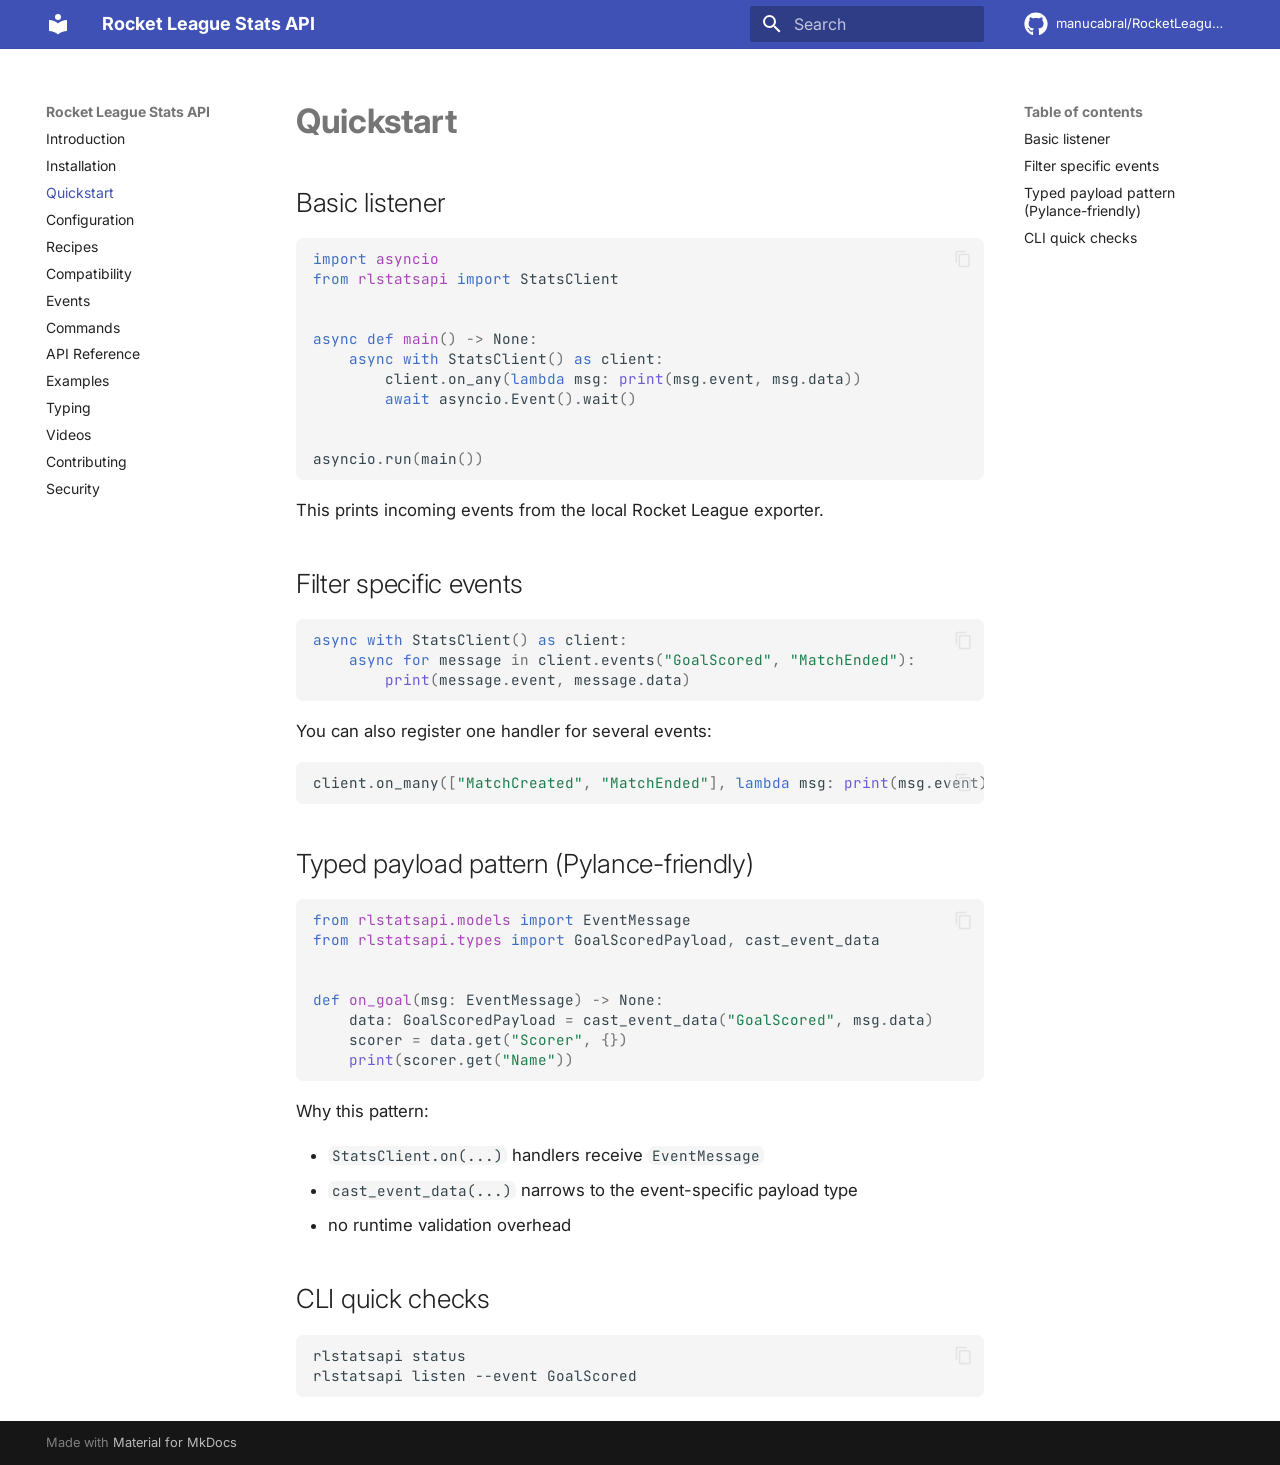
<file: quickstart/index.html>
<!doctype html>
<html lang="en" class="no-js">
  <head>
    
      <meta charset="utf-8">
      <meta name="viewport" content="width=device-width,initial-scale=1">
      
        <meta name="description" content="Fast Python client for Rocket League Stats API events">
      
      
      
        <link rel="canonical" href="https://manucabral.github.io/RocketLeagueStatsAPI/quickstart/">
      
      
        <link rel="prev" href="../installation/">
      
      
        <link rel="next" href="../configuration/">
      
      
        
      
      
      <link rel="icon" href="../assets/images/favicon.png">
      <meta name="generator" content="mkdocs-1.6.1, mkdocs-material-9.8.1">
    
    
      
        <title>Quickstart - Rocket League Stats API</title>
      
    
    
      <link rel="stylesheet" href="../assets/stylesheets/main.57a0d79d.min.css">
      
      


    
    
      
    
    
      
        
        
        <link rel="preconnect" href="https://fonts.gstatic.com" crossorigin>
        <link rel="stylesheet" href="https://fonts.googleapis.com/css?family=Inter:300,300i,400,400i,700,700i%7CJetBrains+Mono:400,400i,700,700i&display=fallback">
        <style>:root{--md-text-font:"Inter";--md-code-font:"JetBrains Mono"}</style>
      
    
    
      <link rel="stylesheet" href="../assets/_mkdocstrings.css">
    
      <link rel="stylesheet" href="../stylesheets/extra.css">
    
    <script>__md_scope=new URL("..",location),__md_hash=e=>[...e].reduce(((e,_)=>(e<<5)-e+_.charCodeAt(0)),0),__md_get=(e,_=localStorage,t=__md_scope)=>JSON.parse(_.getItem(t.pathname+"."+e)),__md_set=(e,_,t=localStorage,a=__md_scope)=>{try{t.setItem(a.pathname+"."+e,JSON.stringify(_))}catch(e){}}</script>
    
      

    
    
  </head>
  
  
    <body dir="ltr">
  
    
    <input class="md-toggle" data-md-toggle="drawer" type="checkbox" id="__drawer" autocomplete="off">
    <input class="md-toggle" data-md-toggle="search" type="checkbox" id="__search" autocomplete="off">
    <label class="md-overlay" for="__drawer"></label>
    <div data-md-component="skip">
      
        
        <a href="#quickstart" class="md-skip">
          Skip to content
        </a>
      
    </div>
    <div data-md-component="announce">
      
    </div>
    
    
      

  

<header class="md-header md-header--shadow" data-md-component="header">
  <nav class="md-header__inner md-grid" aria-label="Header">
    <a href=".." title="Rocket League Stats API" class="md-header__button md-logo" aria-label="Rocket League Stats API" data-md-component="logo">
      
  
  <svg xmlns="http://www.w3.org/2000/svg" viewBox="0 0 24 24"><path d="M12 8a3 3 0 0 0 3-3 3 3 0 0 0-3-3 3 3 0 0 0-3 3 3 3 0 0 0 3 3m0 3.54C9.64 9.35 6.5 8 3 8v11c3.5 0 6.64 1.35 9 3.54 2.36-2.19 5.5-3.54 9-3.54V8c-3.5 0-6.64 1.35-9 3.54"/></svg>

    </a>
    <label class="md-header__button md-icon" for="__drawer">
      
      <svg xmlns="http://www.w3.org/2000/svg" viewBox="0 0 24 24"><path d="M3 6h18v2H3zm0 5h18v2H3zm0 5h18v2H3z"/></svg>
    </label>
    <div class="md-header__title" data-md-component="header-title">
      <div class="md-header__ellipsis">
        <div class="md-header__topic">
          <span class="md-ellipsis">
            Rocket League Stats API
          </span>
        </div>
        <div class="md-header__topic" data-md-component="header-topic">
          <span class="md-ellipsis">
            
              Quickstart
            
          </span>
        </div>
      </div>
    </div>
    
    
      <script>var palette=__md_get("__palette");if(palette&&palette.color){if("(prefers-color-scheme)"===palette.color.media){var media=matchMedia("(prefers-color-scheme: light)"),input=document.querySelector(media.matches?"[data-md-color-media='(prefers-color-scheme: light)']":"[data-md-color-media='(prefers-color-scheme: dark)']");palette.color.media=input.getAttribute("data-md-color-media"),palette.color.scheme=input.getAttribute("data-md-color-scheme"),palette.color.primary=input.getAttribute("data-md-color-primary"),palette.color.accent=input.getAttribute("data-md-color-accent")}for(var[key,value]of Object.entries(palette.color))document.body.setAttribute("data-md-color-"+key,value)}</script>
    
    
    
      
      
        <label class="md-header__button md-icon" for="__search">
          
          <svg xmlns="http://www.w3.org/2000/svg" viewBox="0 0 24 24"><path d="M9.5 3A6.5 6.5 0 0 1 16 9.5c0 1.61-.59 3.09-1.56 4.23l.27.27h.79l5 5-1.5 1.5-5-5v-.79l-.27-.27A6.52 6.52 0 0 1 9.5 16 6.5 6.5 0 0 1 3 9.5 6.5 6.5 0 0 1 9.5 3m0 2C7 5 5 7 5 9.5S7 14 9.5 14 14 12 14 9.5 12 5 9.5 5"/></svg>
        </label>
        <div class="md-search" data-md-component="search" role="dialog">
  <label class="md-search__overlay" for="__search"></label>
  <div class="md-search__inner" role="search">
    <form class="md-search__form" name="search">
      <input type="text" class="md-search__input" name="query" aria-label="Search" placeholder="Search" autocapitalize="off" autocorrect="off" autocomplete="off" spellcheck="false" data-md-component="search-query" required>
      <label class="md-search__icon md-icon" for="__search">
        
        <svg xmlns="http://www.w3.org/2000/svg" viewBox="0 0 24 24"><path d="M9.5 3A6.5 6.5 0 0 1 16 9.5c0 1.61-.59 3.09-1.56 4.23l.27.27h.79l5 5-1.5 1.5-5-5v-.79l-.27-.27A6.52 6.52 0 0 1 9.5 16 6.5 6.5 0 0 1 3 9.5 6.5 6.5 0 0 1 9.5 3m0 2C7 5 5 7 5 9.5S7 14 9.5 14 14 12 14 9.5 12 5 9.5 5"/></svg>
        
        <svg xmlns="http://www.w3.org/2000/svg" viewBox="0 0 24 24"><path d="M20 11v2H8l5.5 5.5-1.42 1.42L4.16 12l7.92-7.92L13.5 5.5 8 11z"/></svg>
      </label>
      <nav class="md-search__options" aria-label="Search">
        
        <button type="reset" class="md-search__icon md-icon" title="Clear" aria-label="Clear" tabindex="-1">
          
          <svg xmlns="http://www.w3.org/2000/svg" viewBox="0 0 24 24"><path d="M19 6.41 17.59 5 12 10.59 6.41 5 5 6.41 10.59 12 5 17.59 6.41 19 12 13.41 17.59 19 19 17.59 13.41 12z"/></svg>
        </button>
      </nav>
      
    </form>
    <div class="md-search__output">
      <div class="md-search__scrollwrap" tabindex="0" data-md-scrollfix>
        <div class="md-search-result" data-md-component="search-result">
          <div class="md-search-result__meta">
            Initializing search
          </div>
          <ol class="md-search-result__list" role="presentation"></ol>
        </div>
      </div>
    </div>
  </div>
</div>
      
    
    
      <div class="md-header__source">
        <a href="https://github.com/manucabral/RocketLeagueStatsAPI" title="Go to repository" class="md-source" data-md-component="source">
  <div class="md-source__icon md-icon">
    
    <svg xmlns="http://www.w3.org/2000/svg" viewBox="0 0 512 512"><!--! Font Awesome Free 7.1.0 by @fontawesome - https://fontawesome.com License - https://fontawesome.com/license/free (Icons: CC BY 4.0, Fonts: SIL OFL 1.1, Code: MIT License) Copyright 2025 Fonticons, Inc.--><path d="M173.9 397.4c0 2-2.3 3.6-5.2 3.6-3.3.3-5.6-1.3-5.6-3.6 0-2 2.3-3.6 5.2-3.6 3-.3 5.6 1.3 5.6 3.6m-31.1-4.5c-.7 2 1.3 4.3 4.3 4.9 2.6 1 5.6 0 6.2-2s-1.3-4.3-4.3-5.2c-2.6-.7-5.5.3-6.2 2.3m44.2-1.7c-2.9.7-4.9 2.6-4.6 4.9.3 2 2.9 3.3 5.9 2.6 2.9-.7 4.9-2.6 4.6-4.6-.3-1.9-3-3.2-5.9-2.9M252.8 8C114.1 8 8 113.3 8 252c0 110.9 69.8 205.8 169.5 239.2 12.8 2.3 17.3-5.6 17.3-12.1 0-6.2-.3-40.4-.3-61.4 0 0-70 15-84.7-29.8 0 0-11.4-29.1-27.8-36.6 0 0-22.9-15.7 1.6-15.4 0 0 24.9 2 38.6 25.8 21.9 38.6 58.6 27.5 72.9 20.9 2.3-16 8.8-27.1 16-33.7-55.9-6.2-112.3-14.3-112.3-110.5 0-27.5 7.6-41.3 23.6-58.9-2.6-6.5-11.1-33.3 2.6-67.9 20.9-6.5 69 27 69 27 20-5.6 41.5-8.5 62.8-8.5s42.8 2.9 62.8 8.5c0 0 48.1-33.6 69-27 13.7 34.7 5.2 61.4 2.6 67.9 16 17.7 25.8 31.5 25.8 58.9 0 96.5-58.9 104.2-114.8 110.5 9.2 7.9 17 22.9 17 46.4 0 33.7-.3 75.4-.3 83.6 0 6.5 4.6 14.4 17.3 12.1C436.2 457.8 504 362.9 504 252 504 113.3 391.5 8 252.8 8M105.2 352.9c-1.3 1-1 3.3.7 5.2 1.6 1.6 3.9 2.3 5.2 1 1.3-1 1-3.3-.7-5.2-1.6-1.6-3.9-2.3-5.2-1m-10.8-8.1c-.7 1.3.3 2.9 2.3 3.9 1.6 1 3.6.7 4.3-.7.7-1.3-.3-2.9-2.3-3.9-2-.6-3.6-.3-4.3.7m32.4 35.6c-1.6 1.3-1 4.3 1.3 6.2 2.3 2.3 5.2 2.6 6.5 1 1.3-1.3.7-4.3-1.3-6.2-2.2-2.3-5.2-2.6-6.5-1m-11.4-14.7c-1.6 1-1.6 3.6 0 5.9s4.3 3.3 5.6 2.3c1.6-1.3 1.6-3.9 0-6.2-1.4-2.3-4-3.3-5.6-2"/></svg>
  </div>
  <div class="md-source__repository">
    manucabral/RocketLeagueStatsAPI
  </div>
</a>
      </div>
    
  </nav>
  
</header>
    
    <div class="md-container" data-md-component="container">
      
      
        
          
        
      
      <main class="md-main" data-md-component="main">
        <div class="md-main__inner md-grid">
          
            
              
              <div class="md-sidebar md-sidebar--primary" data-md-component="sidebar" data-md-type="navigation" >
                <div class="md-sidebar__scrollwrap">
                  <div class="md-sidebar__inner">
                    



<nav class="md-nav md-nav--primary" aria-label="Navigation" data-md-level="0">
  <label class="md-nav__title" for="__drawer">
    <a href=".." title="Rocket League Stats API" class="md-nav__button md-logo" aria-label="Rocket League Stats API" data-md-component="logo">
      
  
  <svg xmlns="http://www.w3.org/2000/svg" viewBox="0 0 24 24"><path d="M12 8a3 3 0 0 0 3-3 3 3 0 0 0-3-3 3 3 0 0 0-3 3 3 3 0 0 0 3 3m0 3.54C9.64 9.35 6.5 8 3 8v11c3.5 0 6.64 1.35 9 3.54 2.36-2.19 5.5-3.54 9-3.54V8c-3.5 0-6.64 1.35-9 3.54"/></svg>

    </a>
    Rocket League Stats API
  </label>
  
    <div class="md-nav__source">
      <a href="https://github.com/manucabral/RocketLeagueStatsAPI" title="Go to repository" class="md-source" data-md-component="source">
  <div class="md-source__icon md-icon">
    
    <svg xmlns="http://www.w3.org/2000/svg" viewBox="0 0 512 512"><!--! Font Awesome Free 7.1.0 by @fontawesome - https://fontawesome.com License - https://fontawesome.com/license/free (Icons: CC BY 4.0, Fonts: SIL OFL 1.1, Code: MIT License) Copyright 2025 Fonticons, Inc.--><path d="M173.9 397.4c0 2-2.3 3.6-5.2 3.6-3.3.3-5.6-1.3-5.6-3.6 0-2 2.3-3.6 5.2-3.6 3-.3 5.6 1.3 5.6 3.6m-31.1-4.5c-.7 2 1.3 4.3 4.3 4.9 2.6 1 5.6 0 6.2-2s-1.3-4.3-4.3-5.2c-2.6-.7-5.5.3-6.2 2.3m44.2-1.7c-2.9.7-4.9 2.6-4.6 4.9.3 2 2.9 3.3 5.9 2.6 2.9-.7 4.9-2.6 4.6-4.6-.3-1.9-3-3.2-5.9-2.9M252.8 8C114.1 8 8 113.3 8 252c0 110.9 69.8 205.8 169.5 239.2 12.8 2.3 17.3-5.6 17.3-12.1 0-6.2-.3-40.4-.3-61.4 0 0-70 15-84.7-29.8 0 0-11.4-29.1-27.8-36.6 0 0-22.9-15.7 1.6-15.4 0 0 24.9 2 38.6 25.8 21.9 38.6 58.6 27.5 72.9 20.9 2.3-16 8.8-27.1 16-33.7-55.9-6.2-112.3-14.3-112.3-110.5 0-27.5 7.6-41.3 23.6-58.9-2.6-6.5-11.1-33.3 2.6-67.9 20.9-6.5 69 27 69 27 20-5.6 41.5-8.5 62.8-8.5s42.8 2.9 62.8 8.5c0 0 48.1-33.6 69-27 13.7 34.7 5.2 61.4 2.6 67.9 16 17.7 25.8 31.5 25.8 58.9 0 96.5-58.9 104.2-114.8 110.5 9.2 7.9 17 22.9 17 46.4 0 33.7-.3 75.4-.3 83.6 0 6.5 4.6 14.4 17.3 12.1C436.2 457.8 504 362.9 504 252 504 113.3 391.5 8 252.8 8M105.2 352.9c-1.3 1-1 3.3.7 5.2 1.6 1.6 3.9 2.3 5.2 1 1.3-1 1-3.3-.7-5.2-1.6-1.6-3.9-2.3-5.2-1m-10.8-8.1c-.7 1.3.3 2.9 2.3 3.9 1.6 1 3.6.7 4.3-.7.7-1.3-.3-2.9-2.3-3.9-2-.6-3.6-.3-4.3.7m32.4 35.6c-1.6 1.3-1 4.3 1.3 6.2 2.3 2.3 5.2 2.6 6.5 1 1.3-1.3.7-4.3-1.3-6.2-2.2-2.3-5.2-2.6-6.5-1m-11.4-14.7c-1.6 1-1.6 3.6 0 5.9s4.3 3.3 5.6 2.3c1.6-1.3 1.6-3.9 0-6.2-1.4-2.3-4-3.3-5.6-2"/></svg>
  </div>
  <div class="md-source__repository">
    manucabral/RocketLeagueStatsAPI
  </div>
</a>
    </div>
  
  <ul class="md-nav__list" data-md-scrollfix>
    
      
      
  
  
  
  
    <li class="md-nav__item">
      <a href=".." class="md-nav__link">
        
  
  
  <span class="md-ellipsis">
    
  
    Introduction
  

    
  </span>
  
  

      </a>
    </li>
  

    
      
      
  
  
  
  
    <li class="md-nav__item">
      <a href="../installation/" class="md-nav__link">
        
  
  
  <span class="md-ellipsis">
    
  
    Installation
  

    
  </span>
  
  

      </a>
    </li>
  

    
      
      
  
  
    
  
  
  
    <li class="md-nav__item md-nav__item--active">
      
      <input class="md-nav__toggle md-toggle" type="checkbox" id="__toc">
      
      
        
      
      
        <label class="md-nav__link md-nav__link--active" for="__toc">
          
  
  
  <span class="md-ellipsis">
    
  
    Quickstart
  

    
  </span>
  
  

          <span class="md-nav__icon md-icon"></span>
        </label>
      
      <a href="./" class="md-nav__link md-nav__link--active">
        
  
  
  <span class="md-ellipsis">
    
  
    Quickstart
  

    
  </span>
  
  

      </a>
      
        

<nav class="md-nav md-nav--secondary" aria-label="Table of contents">
  
  
  
    
  
  
    <label class="md-nav__title" for="__toc">
      <span class="md-nav__icon md-icon"></span>
      Table of contents
    </label>
    <ul class="md-nav__list" data-md-component="toc" data-md-scrollfix>
      
        <li class="md-nav__item">
  <a href="#basic-listener" class="md-nav__link">
    <span class="md-ellipsis">
      
        Basic listener
      
    </span>
  </a>
  
</li>
      
        <li class="md-nav__item">
  <a href="#filter-specific-events" class="md-nav__link">
    <span class="md-ellipsis">
      
        Filter specific events
      
    </span>
  </a>
  
</li>
      
        <li class="md-nav__item">
  <a href="#typed-payload-pattern-pylance-friendly" class="md-nav__link">
    <span class="md-ellipsis">
      
        Typed payload pattern (Pylance-friendly)
      
    </span>
  </a>
  
</li>
      
        <li class="md-nav__item">
  <a href="#cli-quick-checks" class="md-nav__link">
    <span class="md-ellipsis">
      
        CLI quick checks
      
    </span>
  </a>
  
</li>
      
    </ul>
  
</nav>
      
    </li>
  

    
      
      
  
  
  
  
    <li class="md-nav__item">
      <a href="../configuration/" class="md-nav__link">
        
  
  
  <span class="md-ellipsis">
    
  
    Configuration
  

    
  </span>
  
  

      </a>
    </li>
  

    
      
      
  
  
  
  
    <li class="md-nav__item">
      <a href="../recipes/" class="md-nav__link">
        
  
  
  <span class="md-ellipsis">
    
  
    Recipes
  

    
  </span>
  
  

      </a>
    </li>
  

    
      
      
  
  
  
  
    <li class="md-nav__item">
      <a href="../compatibility/" class="md-nav__link">
        
  
  
  <span class="md-ellipsis">
    
  
    Compatibility
  

    
  </span>
  
  

      </a>
    </li>
  

    
      
      
  
  
  
  
    <li class="md-nav__item">
      <a href="../events/" class="md-nav__link">
        
  
  
  <span class="md-ellipsis">
    
  
    Events
  

    
  </span>
  
  

      </a>
    </li>
  

    
      
      
  
  
  
  
    <li class="md-nav__item">
      <a href="../commands/" class="md-nav__link">
        
  
  
  <span class="md-ellipsis">
    
  
    Commands
  

    
  </span>
  
  

      </a>
    </li>
  

    
      
      
  
  
  
  
    <li class="md-nav__item">
      <a href="../api/" class="md-nav__link">
        
  
  
  <span class="md-ellipsis">
    
  
    API Reference
  

    
  </span>
  
  

      </a>
    </li>
  

    
      
      
  
  
  
  
    <li class="md-nav__item">
      <a href="../examples/" class="md-nav__link">
        
  
  
  <span class="md-ellipsis">
    
  
    Examples
  

    
  </span>
  
  

      </a>
    </li>
  

    
      
      
  
  
  
  
    <li class="md-nav__item">
      <a href="../typing/" class="md-nav__link">
        
  
  
  <span class="md-ellipsis">
    
  
    Typing
  

    
  </span>
  
  

      </a>
    </li>
  

    
      
      
  
  
  
  
    <li class="md-nav__item">
      <a href="../videos/" class="md-nav__link">
        
  
  
  <span class="md-ellipsis">
    
  
    Videos
  

    
  </span>
  
  

      </a>
    </li>
  

    
      
      
  
  
  
  
    <li class="md-nav__item">
      <a href="../contributing/" class="md-nav__link">
        
  
  
  <span class="md-ellipsis">
    
  
    Contributing
  

    
  </span>
  
  

      </a>
    </li>
  

    
      
      
  
  
  
  
    <li class="md-nav__item">
      <a href="../security/" class="md-nav__link">
        
  
  
  <span class="md-ellipsis">
    
  
    Security
  

    
  </span>
  
  

      </a>
    </li>
  

    
  </ul>
</nav>
                  </div>
                </div>
              </div>
            
            
              
              <div class="md-sidebar md-sidebar--secondary" data-md-component="sidebar" data-md-type="toc" >
                <div class="md-sidebar__scrollwrap">
                  <div class="md-sidebar__inner">
                    

<nav class="md-nav md-nav--secondary" aria-label="Table of contents">
  
  
  
    
  
  
    <label class="md-nav__title" for="__toc">
      <span class="md-nav__icon md-icon"></span>
      Table of contents
    </label>
    <ul class="md-nav__list" data-md-component="toc" data-md-scrollfix>
      
        <li class="md-nav__item">
  <a href="#basic-listener" class="md-nav__link">
    <span class="md-ellipsis">
      
        Basic listener
      
    </span>
  </a>
  
</li>
      
        <li class="md-nav__item">
  <a href="#filter-specific-events" class="md-nav__link">
    <span class="md-ellipsis">
      
        Filter specific events
      
    </span>
  </a>
  
</li>
      
        <li class="md-nav__item">
  <a href="#typed-payload-pattern-pylance-friendly" class="md-nav__link">
    <span class="md-ellipsis">
      
        Typed payload pattern (Pylance-friendly)
      
    </span>
  </a>
  
</li>
      
        <li class="md-nav__item">
  <a href="#cli-quick-checks" class="md-nav__link">
    <span class="md-ellipsis">
      
        CLI quick checks
      
    </span>
  </a>
  
</li>
      
    </ul>
  
</nav>
                  </div>
                </div>
              </div>
            
          
          
            <div class="md-content" data-md-component="content">
              
              <article class="md-content__inner md-typeset">
                
                  


  
  


<h1 id="quickstart">Quickstart<a class="headerlink" href="#quickstart" title="Permanent link">&para;</a></h1>
<h2 id="basic-listener">Basic listener<a class="headerlink" href="#basic-listener" title="Permanent link">&para;</a></h2>
<div class="highlight"><pre><span></span><code><span class="kn">import</span><span class="w"> </span><span class="nn">asyncio</span>
<span class="kn">from</span><span class="w"> </span><span class="nn">rlstatsapi</span><span class="w"> </span><span class="kn">import</span> <span class="n">StatsClient</span>


<span class="k">async</span> <span class="k">def</span><span class="w"> </span><span class="nf">main</span><span class="p">()</span> <span class="o">-&gt;</span> <span class="kc">None</span><span class="p">:</span>
    <span class="k">async</span> <span class="k">with</span> <span class="n">StatsClient</span><span class="p">()</span> <span class="k">as</span> <span class="n">client</span><span class="p">:</span>
        <span class="n">client</span><span class="o">.</span><span class="n">on_any</span><span class="p">(</span><span class="k">lambda</span> <span class="n">msg</span><span class="p">:</span> <span class="nb">print</span><span class="p">(</span><span class="n">msg</span><span class="o">.</span><span class="n">event</span><span class="p">,</span> <span class="n">msg</span><span class="o">.</span><span class="n">data</span><span class="p">))</span>
        <span class="k">await</span> <span class="n">asyncio</span><span class="o">.</span><span class="n">Event</span><span class="p">()</span><span class="o">.</span><span class="n">wait</span><span class="p">()</span>


<span class="n">asyncio</span><span class="o">.</span><span class="n">run</span><span class="p">(</span><span class="n">main</span><span class="p">())</span>
</code></pre></div>
<p>This prints incoming events from the local Rocket League exporter.</p>
<h2 id="filter-specific-events">Filter specific events<a class="headerlink" href="#filter-specific-events" title="Permanent link">&para;</a></h2>
<div class="highlight"><pre><span></span><code><span class="k">async</span> <span class="k">with</span> <span class="n">StatsClient</span><span class="p">()</span> <span class="k">as</span> <span class="n">client</span><span class="p">:</span>
    <span class="k">async</span> <span class="k">for</span> <span class="n">message</span> <span class="ow">in</span> <span class="n">client</span><span class="o">.</span><span class="n">events</span><span class="p">(</span><span class="s2">"GoalScored"</span><span class="p">,</span> <span class="s2">"MatchEnded"</span><span class="p">):</span>
        <span class="nb">print</span><span class="p">(</span><span class="n">message</span><span class="o">.</span><span class="n">event</span><span class="p">,</span> <span class="n">message</span><span class="o">.</span><span class="n">data</span><span class="p">)</span>
</code></pre></div>
<p>You can also register one handler for several events:</p>
<div class="highlight"><pre><span></span><code><span class="n">client</span><span class="o">.</span><span class="n">on_many</span><span class="p">([</span><span class="s2">"MatchCreated"</span><span class="p">,</span> <span class="s2">"MatchEnded"</span><span class="p">],</span> <span class="k">lambda</span> <span class="n">msg</span><span class="p">:</span> <span class="nb">print</span><span class="p">(</span><span class="n">msg</span><span class="o">.</span><span class="n">event</span><span class="p">))</span>
</code></pre></div>
<h2 id="typed-payload-pattern-pylance-friendly">Typed payload pattern (Pylance-friendly)<a class="headerlink" href="#typed-payload-pattern-pylance-friendly" title="Permanent link">&para;</a></h2>
<div class="highlight"><pre><span></span><code><span class="kn">from</span><span class="w"> </span><span class="nn">rlstatsapi.models</span><span class="w"> </span><span class="kn">import</span> <span class="n">EventMessage</span>
<span class="kn">from</span><span class="w"> </span><span class="nn">rlstatsapi.types</span><span class="w"> </span><span class="kn">import</span> <span class="n">GoalScoredPayload</span><span class="p">,</span> <span class="n">cast_event_data</span>


<span class="k">def</span><span class="w"> </span><span class="nf">on_goal</span><span class="p">(</span><span class="n">msg</span><span class="p">:</span> <span class="n">EventMessage</span><span class="p">)</span> <span class="o">-&gt;</span> <span class="kc">None</span><span class="p">:</span>
    <span class="n">data</span><span class="p">:</span> <span class="n">GoalScoredPayload</span> <span class="o">=</span> <span class="n">cast_event_data</span><span class="p">(</span><span class="s2">"GoalScored"</span><span class="p">,</span> <span class="n">msg</span><span class="o">.</span><span class="n">data</span><span class="p">)</span>
    <span class="n">scorer</span> <span class="o">=</span> <span class="n">data</span><span class="o">.</span><span class="n">get</span><span class="p">(</span><span class="s2">"Scorer"</span><span class="p">,</span> <span class="p">{})</span>
    <span class="nb">print</span><span class="p">(</span><span class="n">scorer</span><span class="o">.</span><span class="n">get</span><span class="p">(</span><span class="s2">"Name"</span><span class="p">))</span>
</code></pre></div>
<p>Why this pattern:</p>
<ul>
<li><code>StatsClient.on(...)</code> handlers receive <code>EventMessage</code></li>
<li><code>cast_event_data(...)</code> narrows to the event-specific payload type</li>
<li>no runtime validation overhead</li>
</ul>
<h2 id="cli-quick-checks">CLI quick checks<a class="headerlink" href="#cli-quick-checks" title="Permanent link">&para;</a></h2>
<div class="highlight"><pre><span></span><code>rlstatsapi<span class="w"> </span>status
rlstatsapi<span class="w"> </span>listen<span class="w"> </span>--event<span class="w"> </span>GoalScored
</code></pre></div>












                
              </article>
            </div>
          
          
<script>var target=document.getElementById(location.hash.slice(1));target&&target.name&&(target.checked=target.name.startsWith("__tabbed_"))</script>
        </div>
        
          <button type="button" class="md-top md-icon" data-md-component="top" hidden>
  
  <svg xmlns="http://www.w3.org/2000/svg" viewBox="0 0 24 24"><path d="M13 20h-2V8l-5.5 5.5-1.42-1.42L12 4.16l7.92 7.92-1.42 1.42L13 8z"/></svg>
  Back to top
</button>
        
      </main>
      
        <footer class="md-footer">
  
  <div class="md-footer-meta md-typeset">
    <div class="md-footer-meta__inner md-grid">
      <div class="md-copyright">
  
  
    Made with
    <a href="https://squidfunk.github.io/mkdocs-material/" target="_blank" rel="noopener">
      Material for MkDocs
    </a>
  
</div>
      
    </div>
  </div>
</footer>
      
    </div>
    <div class="md-dialog" data-md-component="dialog">
      <div class="md-dialog__inner md-typeset"></div>
    </div>
    
    
    
      
      
      <script id="__config" type="application/json">{"annotate": null, "base": "..", "features": ["navigation.sections", "navigation.top", "content.code.copy", "toc.follow"], "search": "../assets/javascripts/workers/search.a7633da7.min.js", "tags": null, "translations": {"clipboard.copied": "Copied to clipboard", "clipboard.copy": "Copy to clipboard", "search.result.more.one": "1 more on this page", "search.result.more.other": "# more on this page", "search.result.none": "No matching documents", "search.result.one": "1 matching document", "search.result.other": "# matching documents", "search.result.placeholder": "Type to start searching", "search.result.term.missing": "Missing", "select.version": "Select version"}, "version": null}</script>
    
    
      <script src="../assets/javascripts/bundle.a5f9d56c.min.js"></script>
      
    
  </body>
</html>
</file>
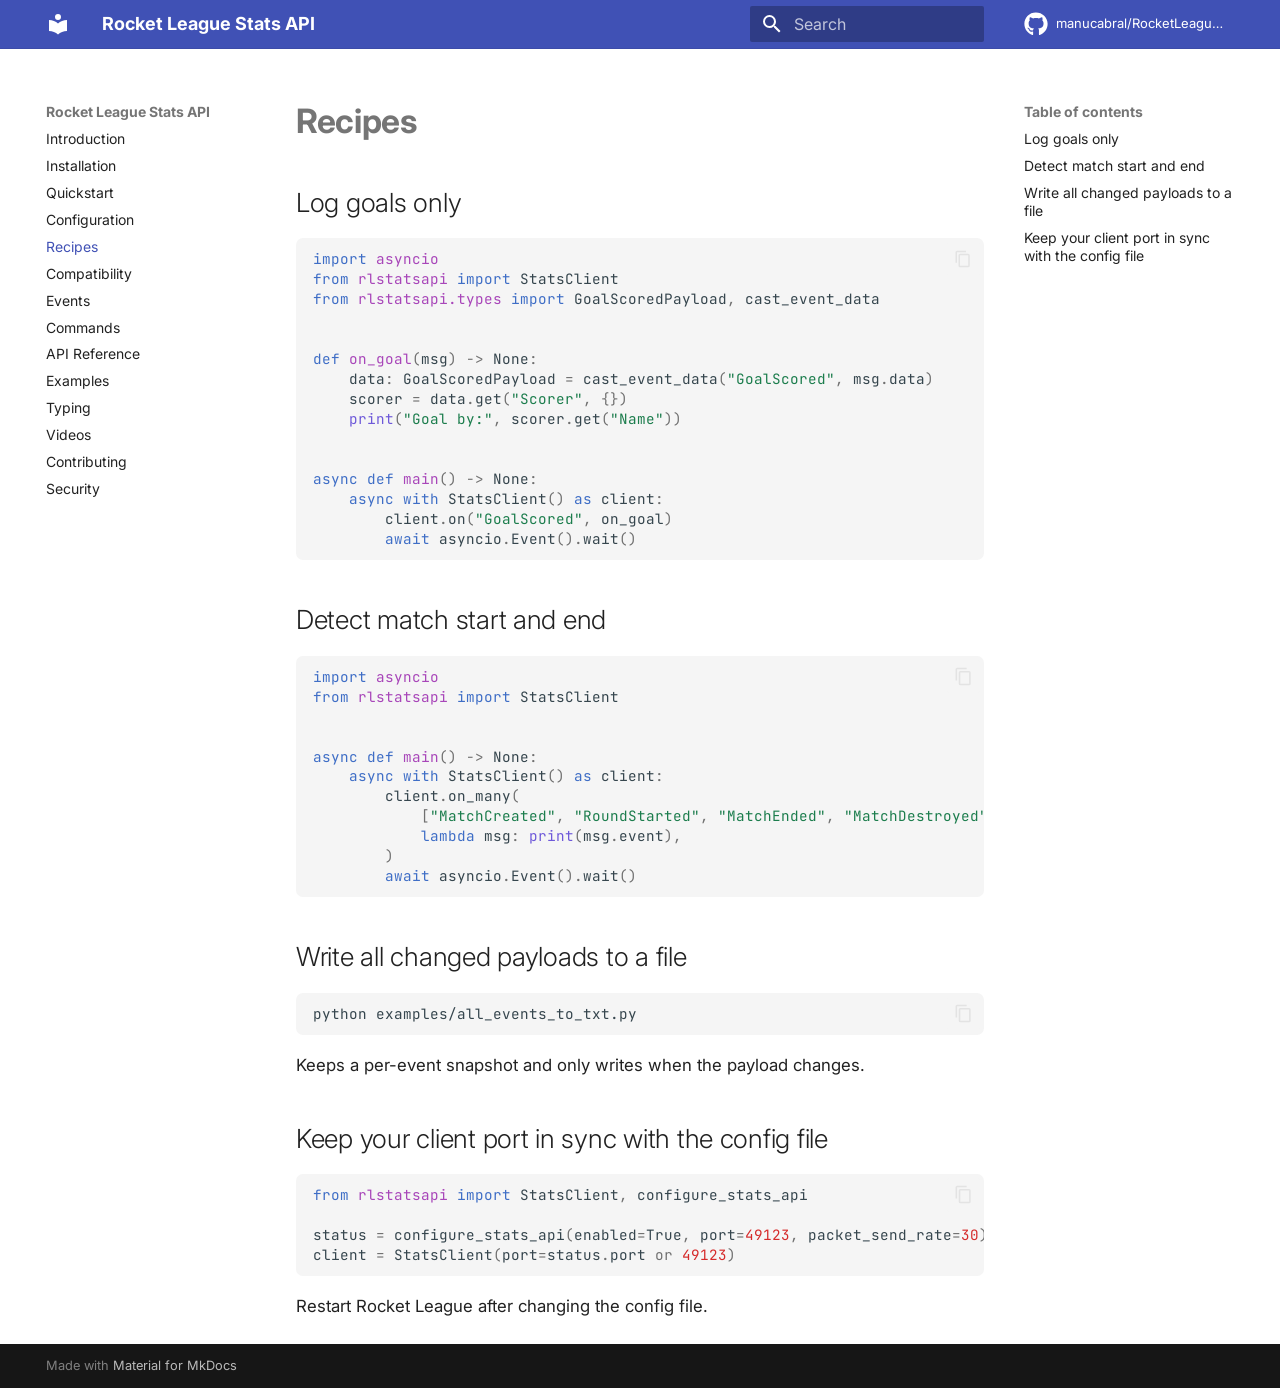
<file: recipes/index.html>
<!doctype html>
<html lang="en" class="no-js">
  <head>
    
      <meta charset="utf-8">
      <meta name="viewport" content="width=device-width,initial-scale=1">
      
        <meta name="description" content="Fast Python client for Rocket League Stats API events">
      
      
      
        <link rel="canonical" href="https://manucabral.github.io/RocketLeagueStatsAPI/recipes/">
      
      
        <link rel="prev" href="../configuration/">
      
      
        <link rel="next" href="../compatibility/">
      
      
        
      
      
      <link rel="icon" href="../assets/images/favicon.png">
      <meta name="generator" content="mkdocs-1.6.1, mkdocs-material-9.8.1">
    
    
      
        <title>Recipes - Rocket League Stats API</title>
      
    
    
      <link rel="stylesheet" href="../assets/stylesheets/main.57a0d79d.min.css">
      
      


    
    
      
    
    
      
        
        
        <link rel="preconnect" href="https://fonts.gstatic.com" crossorigin>
        <link rel="stylesheet" href="https://fonts.googleapis.com/css?family=Inter:300,300i,400,400i,700,700i%7CJetBrains+Mono:400,400i,700,700i&display=fallback">
        <style>:root{--md-text-font:"Inter";--md-code-font:"JetBrains Mono"}</style>
      
    
    
      <link rel="stylesheet" href="../assets/_mkdocstrings.css">
    
      <link rel="stylesheet" href="../stylesheets/extra.css">
    
    <script>__md_scope=new URL("..",location),__md_hash=e=>[...e].reduce(((e,_)=>(e<<5)-e+_.charCodeAt(0)),0),__md_get=(e,_=localStorage,t=__md_scope)=>JSON.parse(_.getItem(t.pathname+"."+e)),__md_set=(e,_,t=localStorage,a=__md_scope)=>{try{t.setItem(a.pathname+"."+e,JSON.stringify(_))}catch(e){}}</script>
    
      

    
    
  </head>
  
  
    <body dir="ltr">
  
    
    <input class="md-toggle" data-md-toggle="drawer" type="checkbox" id="__drawer" autocomplete="off">
    <input class="md-toggle" data-md-toggle="search" type="checkbox" id="__search" autocomplete="off">
    <label class="md-overlay" for="__drawer"></label>
    <div data-md-component="skip">
      
        
        <a href="#recipes" class="md-skip">
          Skip to content
        </a>
      
    </div>
    <div data-md-component="announce">
      
    </div>
    
    
      

  

<header class="md-header md-header--shadow" data-md-component="header">
  <nav class="md-header__inner md-grid" aria-label="Header">
    <a href=".." title="Rocket League Stats API" class="md-header__button md-logo" aria-label="Rocket League Stats API" data-md-component="logo">
      
  
  <svg xmlns="http://www.w3.org/2000/svg" viewBox="0 0 24 24"><path d="M12 8a3 3 0 0 0 3-3 3 3 0 0 0-3-3 3 3 0 0 0-3 3 3 3 0 0 0 3 3m0 3.54C9.64 9.35 6.5 8 3 8v11c3.5 0 6.64 1.35 9 3.54 2.36-2.19 5.5-3.54 9-3.54V8c-3.5 0-6.64 1.35-9 3.54"/></svg>

    </a>
    <label class="md-header__button md-icon" for="__drawer">
      
      <svg xmlns="http://www.w3.org/2000/svg" viewBox="0 0 24 24"><path d="M3 6h18v2H3zm0 5h18v2H3zm0 5h18v2H3z"/></svg>
    </label>
    <div class="md-header__title" data-md-component="header-title">
      <div class="md-header__ellipsis">
        <div class="md-header__topic">
          <span class="md-ellipsis">
            Rocket League Stats API
          </span>
        </div>
        <div class="md-header__topic" data-md-component="header-topic">
          <span class="md-ellipsis">
            
              Recipes
            
          </span>
        </div>
      </div>
    </div>
    
    
      <script>var palette=__md_get("__palette");if(palette&&palette.color){if("(prefers-color-scheme)"===palette.color.media){var media=matchMedia("(prefers-color-scheme: light)"),input=document.querySelector(media.matches?"[data-md-color-media='(prefers-color-scheme: light)']":"[data-md-color-media='(prefers-color-scheme: dark)']");palette.color.media=input.getAttribute("data-md-color-media"),palette.color.scheme=input.getAttribute("data-md-color-scheme"),palette.color.primary=input.getAttribute("data-md-color-primary"),palette.color.accent=input.getAttribute("data-md-color-accent")}for(var[key,value]of Object.entries(palette.color))document.body.setAttribute("data-md-color-"+key,value)}</script>
    
    
    
      
      
        <label class="md-header__button md-icon" for="__search">
          
          <svg xmlns="http://www.w3.org/2000/svg" viewBox="0 0 24 24"><path d="M9.5 3A6.5 6.5 0 0 1 16 9.5c0 1.61-.59 3.09-1.56 4.23l.27.27h.79l5 5-1.5 1.5-5-5v-.79l-.27-.27A6.52 6.52 0 0 1 9.5 16 6.5 6.5 0 0 1 3 9.5 6.5 6.5 0 0 1 9.5 3m0 2C7 5 5 7 5 9.5S7 14 9.5 14 14 12 14 9.5 12 5 9.5 5"/></svg>
        </label>
        <div class="md-search" data-md-component="search" role="dialog">
  <label class="md-search__overlay" for="__search"></label>
  <div class="md-search__inner" role="search">
    <form class="md-search__form" name="search">
      <input type="text" class="md-search__input" name="query" aria-label="Search" placeholder="Search" autocapitalize="off" autocorrect="off" autocomplete="off" spellcheck="false" data-md-component="search-query" required>
      <label class="md-search__icon md-icon" for="__search">
        
        <svg xmlns="http://www.w3.org/2000/svg" viewBox="0 0 24 24"><path d="M9.5 3A6.5 6.5 0 0 1 16 9.5c0 1.61-.59 3.09-1.56 4.23l.27.27h.79l5 5-1.5 1.5-5-5v-.79l-.27-.27A6.52 6.52 0 0 1 9.5 16 6.5 6.5 0 0 1 3 9.5 6.5 6.5 0 0 1 9.5 3m0 2C7 5 5 7 5 9.5S7 14 9.5 14 14 12 14 9.5 12 5 9.5 5"/></svg>
        
        <svg xmlns="http://www.w3.org/2000/svg" viewBox="0 0 24 24"><path d="M20 11v2H8l5.5 5.5-1.42 1.42L4.16 12l7.92-7.92L13.5 5.5 8 11z"/></svg>
      </label>
      <nav class="md-search__options" aria-label="Search">
        
        <button type="reset" class="md-search__icon md-icon" title="Clear" aria-label="Clear" tabindex="-1">
          
          <svg xmlns="http://www.w3.org/2000/svg" viewBox="0 0 24 24"><path d="M19 6.41 17.59 5 12 10.59 6.41 5 5 6.41 10.59 12 5 17.59 6.41 19 12 13.41 17.59 19 19 17.59 13.41 12z"/></svg>
        </button>
      </nav>
      
    </form>
    <div class="md-search__output">
      <div class="md-search__scrollwrap" tabindex="0" data-md-scrollfix>
        <div class="md-search-result" data-md-component="search-result">
          <div class="md-search-result__meta">
            Initializing search
          </div>
          <ol class="md-search-result__list" role="presentation"></ol>
        </div>
      </div>
    </div>
  </div>
</div>
      
    
    
      <div class="md-header__source">
        <a href="https://github.com/manucabral/RocketLeagueStatsAPI" title="Go to repository" class="md-source" data-md-component="source">
  <div class="md-source__icon md-icon">
    
    <svg xmlns="http://www.w3.org/2000/svg" viewBox="0 0 512 512"><!--! Font Awesome Free 7.1.0 by @fontawesome - https://fontawesome.com License - https://fontawesome.com/license/free (Icons: CC BY 4.0, Fonts: SIL OFL 1.1, Code: MIT License) Copyright 2025 Fonticons, Inc.--><path d="M173.9 397.4c0 2-2.3 3.6-5.2 3.6-3.3.3-5.6-1.3-5.6-3.6 0-2 2.3-3.6 5.2-3.6 3-.3 5.6 1.3 5.6 3.6m-31.1-4.5c-.7 2 1.3 4.3 4.3 4.9 2.6 1 5.6 0 6.2-2s-1.3-4.3-4.3-5.2c-2.6-.7-5.5.3-6.2 2.3m44.2-1.7c-2.9.7-4.9 2.6-4.6 4.9.3 2 2.9 3.3 5.9 2.6 2.9-.7 4.9-2.6 4.6-4.6-.3-1.9-3-3.2-5.9-2.9M252.8 8C114.1 8 8 113.3 8 252c0 110.9 69.8 205.8 169.5 239.2 12.8 2.3 17.3-5.6 17.3-12.1 0-6.2-.3-40.4-.3-61.4 0 0-70 15-84.7-29.8 0 0-11.4-29.1-27.8-36.6 0 0-22.9-15.7 1.6-15.4 0 0 24.9 2 38.6 25.8 21.9 38.6 58.6 27.5 72.9 20.9 2.3-16 8.8-27.1 16-33.7-55.9-6.2-112.3-14.3-112.3-110.5 0-27.5 7.6-41.3 23.6-58.9-2.6-6.5-11.1-33.3 2.6-67.9 20.9-6.5 69 27 69 27 20-5.6 41.5-8.5 62.8-8.5s42.8 2.9 62.8 8.5c0 0 48.1-33.6 69-27 13.7 34.7 5.2 61.4 2.6 67.9 16 17.7 25.8 31.5 25.8 58.9 0 96.5-58.9 104.2-114.8 110.5 9.2 7.9 17 22.9 17 46.4 0 33.7-.3 75.4-.3 83.6 0 6.5 4.6 14.4 17.3 12.1C436.2 457.8 504 362.9 504 252 504 113.3 391.5 8 252.8 8M105.2 352.9c-1.3 1-1 3.3.7 5.2 1.6 1.6 3.9 2.3 5.2 1 1.3-1 1-3.3-.7-5.2-1.6-1.6-3.9-2.3-5.2-1m-10.8-8.1c-.7 1.3.3 2.9 2.3 3.9 1.6 1 3.6.7 4.3-.7.7-1.3-.3-2.9-2.3-3.9-2-.6-3.6-.3-4.3.7m32.4 35.6c-1.6 1.3-1 4.3 1.3 6.2 2.3 2.3 5.2 2.6 6.5 1 1.3-1.3.7-4.3-1.3-6.2-2.2-2.3-5.2-2.6-6.5-1m-11.4-14.7c-1.6 1-1.6 3.6 0 5.9s4.3 3.3 5.6 2.3c1.6-1.3 1.6-3.9 0-6.2-1.4-2.3-4-3.3-5.6-2"/></svg>
  </div>
  <div class="md-source__repository">
    manucabral/RocketLeagueStatsAPI
  </div>
</a>
      </div>
    
  </nav>
  
</header>
    
    <div class="md-container" data-md-component="container">
      
      
        
          
        
      
      <main class="md-main" data-md-component="main">
        <div class="md-main__inner md-grid">
          
            
              
              <div class="md-sidebar md-sidebar--primary" data-md-component="sidebar" data-md-type="navigation" >
                <div class="md-sidebar__scrollwrap">
                  <div class="md-sidebar__inner">
                    



<nav class="md-nav md-nav--primary" aria-label="Navigation" data-md-level="0">
  <label class="md-nav__title" for="__drawer">
    <a href=".." title="Rocket League Stats API" class="md-nav__button md-logo" aria-label="Rocket League Stats API" data-md-component="logo">
      
  
  <svg xmlns="http://www.w3.org/2000/svg" viewBox="0 0 24 24"><path d="M12 8a3 3 0 0 0 3-3 3 3 0 0 0-3-3 3 3 0 0 0-3 3 3 3 0 0 0 3 3m0 3.54C9.64 9.35 6.5 8 3 8v11c3.5 0 6.64 1.35 9 3.54 2.36-2.19 5.5-3.54 9-3.54V8c-3.5 0-6.64 1.35-9 3.54"/></svg>

    </a>
    Rocket League Stats API
  </label>
  
    <div class="md-nav__source">
      <a href="https://github.com/manucabral/RocketLeagueStatsAPI" title="Go to repository" class="md-source" data-md-component="source">
  <div class="md-source__icon md-icon">
    
    <svg xmlns="http://www.w3.org/2000/svg" viewBox="0 0 512 512"><!--! Font Awesome Free 7.1.0 by @fontawesome - https://fontawesome.com License - https://fontawesome.com/license/free (Icons: CC BY 4.0, Fonts: SIL OFL 1.1, Code: MIT License) Copyright 2025 Fonticons, Inc.--><path d="M173.9 397.4c0 2-2.3 3.6-5.2 3.6-3.3.3-5.6-1.3-5.6-3.6 0-2 2.3-3.6 5.2-3.6 3-.3 5.6 1.3 5.6 3.6m-31.1-4.5c-.7 2 1.3 4.3 4.3 4.9 2.6 1 5.6 0 6.2-2s-1.3-4.3-4.3-5.2c-2.6-.7-5.5.3-6.2 2.3m44.2-1.7c-2.9.7-4.9 2.6-4.6 4.9.3 2 2.9 3.3 5.9 2.6 2.9-.7 4.9-2.6 4.6-4.6-.3-1.9-3-3.2-5.9-2.9M252.8 8C114.1 8 8 113.3 8 252c0 110.9 69.8 205.8 169.5 239.2 12.8 2.3 17.3-5.6 17.3-12.1 0-6.2-.3-40.4-.3-61.4 0 0-70 15-84.7-29.8 0 0-11.4-29.1-27.8-36.6 0 0-22.9-15.7 1.6-15.4 0 0 24.9 2 38.6 25.8 21.9 38.6 58.6 27.5 72.9 20.9 2.3-16 8.8-27.1 16-33.7-55.9-6.2-112.3-14.3-112.3-110.5 0-27.5 7.6-41.3 23.6-58.9-2.6-6.5-11.1-33.3 2.6-67.9 20.9-6.5 69 27 69 27 20-5.6 41.5-8.5 62.8-8.5s42.8 2.9 62.8 8.5c0 0 48.1-33.6 69-27 13.7 34.7 5.2 61.4 2.6 67.9 16 17.7 25.8 31.5 25.8 58.9 0 96.5-58.9 104.2-114.8 110.5 9.2 7.9 17 22.9 17 46.4 0 33.7-.3 75.4-.3 83.6 0 6.5 4.6 14.4 17.3 12.1C436.2 457.8 504 362.9 504 252 504 113.3 391.5 8 252.8 8M105.2 352.9c-1.3 1-1 3.3.7 5.2 1.6 1.6 3.9 2.3 5.2 1 1.3-1 1-3.3-.7-5.2-1.6-1.6-3.9-2.3-5.2-1m-10.8-8.1c-.7 1.3.3 2.9 2.3 3.9 1.6 1 3.6.7 4.3-.7.7-1.3-.3-2.9-2.3-3.9-2-.6-3.6-.3-4.3.7m32.4 35.6c-1.6 1.3-1 4.3 1.3 6.2 2.3 2.3 5.2 2.6 6.5 1 1.3-1.3.7-4.3-1.3-6.2-2.2-2.3-5.2-2.6-6.5-1m-11.4-14.7c-1.6 1-1.6 3.6 0 5.9s4.3 3.3 5.6 2.3c1.6-1.3 1.6-3.9 0-6.2-1.4-2.3-4-3.3-5.6-2"/></svg>
  </div>
  <div class="md-source__repository">
    manucabral/RocketLeagueStatsAPI
  </div>
</a>
    </div>
  
  <ul class="md-nav__list" data-md-scrollfix>
    
      
      
  
  
  
  
    <li class="md-nav__item">
      <a href=".." class="md-nav__link">
        
  
  
  <span class="md-ellipsis">
    
  
    Introduction
  

    
  </span>
  
  

      </a>
    </li>
  

    
      
      
  
  
  
  
    <li class="md-nav__item">
      <a href="../installation/" class="md-nav__link">
        
  
  
  <span class="md-ellipsis">
    
  
    Installation
  

    
  </span>
  
  

      </a>
    </li>
  

    
      
      
  
  
  
  
    <li class="md-nav__item">
      <a href="../quickstart/" class="md-nav__link">
        
  
  
  <span class="md-ellipsis">
    
  
    Quickstart
  

    
  </span>
  
  

      </a>
    </li>
  

    
      
      
  
  
  
  
    <li class="md-nav__item">
      <a href="../configuration/" class="md-nav__link">
        
  
  
  <span class="md-ellipsis">
    
  
    Configuration
  

    
  </span>
  
  

      </a>
    </li>
  

    
      
      
  
  
    
  
  
  
    <li class="md-nav__item md-nav__item--active">
      
      <input class="md-nav__toggle md-toggle" type="checkbox" id="__toc">
      
      
        
      
      
        <label class="md-nav__link md-nav__link--active" for="__toc">
          
  
  
  <span class="md-ellipsis">
    
  
    Recipes
  

    
  </span>
  
  

          <span class="md-nav__icon md-icon"></span>
        </label>
      
      <a href="./" class="md-nav__link md-nav__link--active">
        
  
  
  <span class="md-ellipsis">
    
  
    Recipes
  

    
  </span>
  
  

      </a>
      
        

<nav class="md-nav md-nav--secondary" aria-label="Table of contents">
  
  
  
    
  
  
    <label class="md-nav__title" for="__toc">
      <span class="md-nav__icon md-icon"></span>
      Table of contents
    </label>
    <ul class="md-nav__list" data-md-component="toc" data-md-scrollfix>
      
        <li class="md-nav__item">
  <a href="#log-goals-only" class="md-nav__link">
    <span class="md-ellipsis">
      
        Log goals only
      
    </span>
  </a>
  
</li>
      
        <li class="md-nav__item">
  <a href="#detect-match-start-and-end" class="md-nav__link">
    <span class="md-ellipsis">
      
        Detect match start and end
      
    </span>
  </a>
  
</li>
      
        <li class="md-nav__item">
  <a href="#write-all-changed-payloads-to-a-file" class="md-nav__link">
    <span class="md-ellipsis">
      
        Write all changed payloads to a file
      
    </span>
  </a>
  
</li>
      
        <li class="md-nav__item">
  <a href="#keep-your-client-port-in-sync-with-the-config-file" class="md-nav__link">
    <span class="md-ellipsis">
      
        Keep your client port in sync with the config file
      
    </span>
  </a>
  
</li>
      
    </ul>
  
</nav>
      
    </li>
  

    
      
      
  
  
  
  
    <li class="md-nav__item">
      <a href="../compatibility/" class="md-nav__link">
        
  
  
  <span class="md-ellipsis">
    
  
    Compatibility
  

    
  </span>
  
  

      </a>
    </li>
  

    
      
      
  
  
  
  
    <li class="md-nav__item">
      <a href="../events/" class="md-nav__link">
        
  
  
  <span class="md-ellipsis">
    
  
    Events
  

    
  </span>
  
  

      </a>
    </li>
  

    
      
      
  
  
  
  
    <li class="md-nav__item">
      <a href="../commands/" class="md-nav__link">
        
  
  
  <span class="md-ellipsis">
    
  
    Commands
  

    
  </span>
  
  

      </a>
    </li>
  

    
      
      
  
  
  
  
    <li class="md-nav__item">
      <a href="../api/" class="md-nav__link">
        
  
  
  <span class="md-ellipsis">
    
  
    API Reference
  

    
  </span>
  
  

      </a>
    </li>
  

    
      
      
  
  
  
  
    <li class="md-nav__item">
      <a href="../examples/" class="md-nav__link">
        
  
  
  <span class="md-ellipsis">
    
  
    Examples
  

    
  </span>
  
  

      </a>
    </li>
  

    
      
      
  
  
  
  
    <li class="md-nav__item">
      <a href="../typing/" class="md-nav__link">
        
  
  
  <span class="md-ellipsis">
    
  
    Typing
  

    
  </span>
  
  

      </a>
    </li>
  

    
      
      
  
  
  
  
    <li class="md-nav__item">
      <a href="../videos/" class="md-nav__link">
        
  
  
  <span class="md-ellipsis">
    
  
    Videos
  

    
  </span>
  
  

      </a>
    </li>
  

    
      
      
  
  
  
  
    <li class="md-nav__item">
      <a href="../contributing/" class="md-nav__link">
        
  
  
  <span class="md-ellipsis">
    
  
    Contributing
  

    
  </span>
  
  

      </a>
    </li>
  

    
      
      
  
  
  
  
    <li class="md-nav__item">
      <a href="../security/" class="md-nav__link">
        
  
  
  <span class="md-ellipsis">
    
  
    Security
  

    
  </span>
  
  

      </a>
    </li>
  

    
  </ul>
</nav>
                  </div>
                </div>
              </div>
            
            
              
              <div class="md-sidebar md-sidebar--secondary" data-md-component="sidebar" data-md-type="toc" >
                <div class="md-sidebar__scrollwrap">
                  <div class="md-sidebar__inner">
                    

<nav class="md-nav md-nav--secondary" aria-label="Table of contents">
  
  
  
    
  
  
    <label class="md-nav__title" for="__toc">
      <span class="md-nav__icon md-icon"></span>
      Table of contents
    </label>
    <ul class="md-nav__list" data-md-component="toc" data-md-scrollfix>
      
        <li class="md-nav__item">
  <a href="#log-goals-only" class="md-nav__link">
    <span class="md-ellipsis">
      
        Log goals only
      
    </span>
  </a>
  
</li>
      
        <li class="md-nav__item">
  <a href="#detect-match-start-and-end" class="md-nav__link">
    <span class="md-ellipsis">
      
        Detect match start and end
      
    </span>
  </a>
  
</li>
      
        <li class="md-nav__item">
  <a href="#write-all-changed-payloads-to-a-file" class="md-nav__link">
    <span class="md-ellipsis">
      
        Write all changed payloads to a file
      
    </span>
  </a>
  
</li>
      
        <li class="md-nav__item">
  <a href="#keep-your-client-port-in-sync-with-the-config-file" class="md-nav__link">
    <span class="md-ellipsis">
      
        Keep your client port in sync with the config file
      
    </span>
  </a>
  
</li>
      
    </ul>
  
</nav>
                  </div>
                </div>
              </div>
            
          
          
            <div class="md-content" data-md-component="content">
              
              <article class="md-content__inner md-typeset">
                
                  


  
  


<h1 id="recipes">Recipes<a class="headerlink" href="#recipes" title="Permanent link">&para;</a></h1>
<h2 id="log-goals-only">Log goals only<a class="headerlink" href="#log-goals-only" title="Permanent link">&para;</a></h2>
<div class="highlight"><pre><span></span><code><span class="kn">import</span><span class="w"> </span><span class="nn">asyncio</span>
<span class="kn">from</span><span class="w"> </span><span class="nn">rlstatsapi</span><span class="w"> </span><span class="kn">import</span> <span class="n">StatsClient</span>
<span class="kn">from</span><span class="w"> </span><span class="nn">rlstatsapi.types</span><span class="w"> </span><span class="kn">import</span> <span class="n">GoalScoredPayload</span><span class="p">,</span> <span class="n">cast_event_data</span>


<span class="k">def</span><span class="w"> </span><span class="nf">on_goal</span><span class="p">(</span><span class="n">msg</span><span class="p">)</span> <span class="o">-&gt;</span> <span class="kc">None</span><span class="p">:</span>
    <span class="n">data</span><span class="p">:</span> <span class="n">GoalScoredPayload</span> <span class="o">=</span> <span class="n">cast_event_data</span><span class="p">(</span><span class="s2">"GoalScored"</span><span class="p">,</span> <span class="n">msg</span><span class="o">.</span><span class="n">data</span><span class="p">)</span>
    <span class="n">scorer</span> <span class="o">=</span> <span class="n">data</span><span class="o">.</span><span class="n">get</span><span class="p">(</span><span class="s2">"Scorer"</span><span class="p">,</span> <span class="p">{})</span>
    <span class="nb">print</span><span class="p">(</span><span class="s2">"Goal by:"</span><span class="p">,</span> <span class="n">scorer</span><span class="o">.</span><span class="n">get</span><span class="p">(</span><span class="s2">"Name"</span><span class="p">))</span>


<span class="k">async</span> <span class="k">def</span><span class="w"> </span><span class="nf">main</span><span class="p">()</span> <span class="o">-&gt;</span> <span class="kc">None</span><span class="p">:</span>
    <span class="k">async</span> <span class="k">with</span> <span class="n">StatsClient</span><span class="p">()</span> <span class="k">as</span> <span class="n">client</span><span class="p">:</span>
        <span class="n">client</span><span class="o">.</span><span class="n">on</span><span class="p">(</span><span class="s2">"GoalScored"</span><span class="p">,</span> <span class="n">on_goal</span><span class="p">)</span>
        <span class="k">await</span> <span class="n">asyncio</span><span class="o">.</span><span class="n">Event</span><span class="p">()</span><span class="o">.</span><span class="n">wait</span><span class="p">()</span>
</code></pre></div>
<h2 id="detect-match-start-and-end">Detect match start and end<a class="headerlink" href="#detect-match-start-and-end" title="Permanent link">&para;</a></h2>
<div class="highlight"><pre><span></span><code><span class="kn">import</span><span class="w"> </span><span class="nn">asyncio</span>
<span class="kn">from</span><span class="w"> </span><span class="nn">rlstatsapi</span><span class="w"> </span><span class="kn">import</span> <span class="n">StatsClient</span>


<span class="k">async</span> <span class="k">def</span><span class="w"> </span><span class="nf">main</span><span class="p">()</span> <span class="o">-&gt;</span> <span class="kc">None</span><span class="p">:</span>
    <span class="k">async</span> <span class="k">with</span> <span class="n">StatsClient</span><span class="p">()</span> <span class="k">as</span> <span class="n">client</span><span class="p">:</span>
        <span class="n">client</span><span class="o">.</span><span class="n">on_many</span><span class="p">(</span>
            <span class="p">[</span><span class="s2">"MatchCreated"</span><span class="p">,</span> <span class="s2">"RoundStarted"</span><span class="p">,</span> <span class="s2">"MatchEnded"</span><span class="p">,</span> <span class="s2">"MatchDestroyed"</span><span class="p">],</span>
            <span class="k">lambda</span> <span class="n">msg</span><span class="p">:</span> <span class="nb">print</span><span class="p">(</span><span class="n">msg</span><span class="o">.</span><span class="n">event</span><span class="p">),</span>
        <span class="p">)</span>
        <span class="k">await</span> <span class="n">asyncio</span><span class="o">.</span><span class="n">Event</span><span class="p">()</span><span class="o">.</span><span class="n">wait</span><span class="p">()</span>
</code></pre></div>
<h2 id="write-all-changed-payloads-to-a-file">Write all changed payloads to a file<a class="headerlink" href="#write-all-changed-payloads-to-a-file" title="Permanent link">&para;</a></h2>
<div class="highlight"><pre><span></span><code>python<span class="w"> </span>examples/all_events_to_txt.py
</code></pre></div>
<p>Keeps a per-event snapshot and only writes when the payload changes.</p>
<h2 id="keep-your-client-port-in-sync-with-the-config-file">Keep your client port in sync with the config file<a class="headerlink" href="#keep-your-client-port-in-sync-with-the-config-file" title="Permanent link">&para;</a></h2>
<div class="highlight"><pre><span></span><code><span class="kn">from</span><span class="w"> </span><span class="nn">rlstatsapi</span><span class="w"> </span><span class="kn">import</span> <span class="n">StatsClient</span><span class="p">,</span> <span class="n">configure_stats_api</span>

<span class="n">status</span> <span class="o">=</span> <span class="n">configure_stats_api</span><span class="p">(</span><span class="n">enabled</span><span class="o">=</span><span class="kc">True</span><span class="p">,</span> <span class="n">port</span><span class="o">=</span><span class="mi">49123</span><span class="p">,</span> <span class="n">packet_send_rate</span><span class="o">=</span><span class="mi">30</span><span class="p">)</span>
<span class="n">client</span> <span class="o">=</span> <span class="n">StatsClient</span><span class="p">(</span><span class="n">port</span><span class="o">=</span><span class="n">status</span><span class="o">.</span><span class="n">port</span> <span class="ow">or</span> <span class="mi">49123</span><span class="p">)</span>
</code></pre></div>
<p>Restart Rocket League after changing the config file.</p>












                
              </article>
            </div>
          
          
<script>var target=document.getElementById(location.hash.slice(1));target&&target.name&&(target.checked=target.name.startsWith("__tabbed_"))</script>
        </div>
        
          <button type="button" class="md-top md-icon" data-md-component="top" hidden>
  
  <svg xmlns="http://www.w3.org/2000/svg" viewBox="0 0 24 24"><path d="M13 20h-2V8l-5.5 5.5-1.42-1.42L12 4.16l7.92 7.92-1.42 1.42L13 8z"/></svg>
  Back to top
</button>
        
      </main>
      
        <footer class="md-footer">
  
  <div class="md-footer-meta md-typeset">
    <div class="md-footer-meta__inner md-grid">
      <div class="md-copyright">
  
  
    Made with
    <a href="https://squidfunk.github.io/mkdocs-material/" target="_blank" rel="noopener">
      Material for MkDocs
    </a>
  
</div>
      
    </div>
  </div>
</footer>
      
    </div>
    <div class="md-dialog" data-md-component="dialog">
      <div class="md-dialog__inner md-typeset"></div>
    </div>
    
    
    
      
      
      <script id="__config" type="application/json">{"annotate": null, "base": "..", "features": ["navigation.sections", "navigation.top", "content.code.copy", "toc.follow"], "search": "../assets/javascripts/workers/search.a7633da7.min.js", "tags": null, "translations": {"clipboard.copied": "Copied to clipboard", "clipboard.copy": "Copy to clipboard", "search.result.more.one": "1 more on this page", "search.result.more.other": "# more on this page", "search.result.none": "No matching documents", "search.result.one": "1 matching document", "search.result.other": "# matching documents", "search.result.placeholder": "Type to start searching", "search.result.term.missing": "Missing", "select.version": "Select version"}, "version": null}</script>
    
    
      <script src="../assets/javascripts/bundle.a5f9d56c.min.js"></script>
      
    
  </body>
</html>
</file>
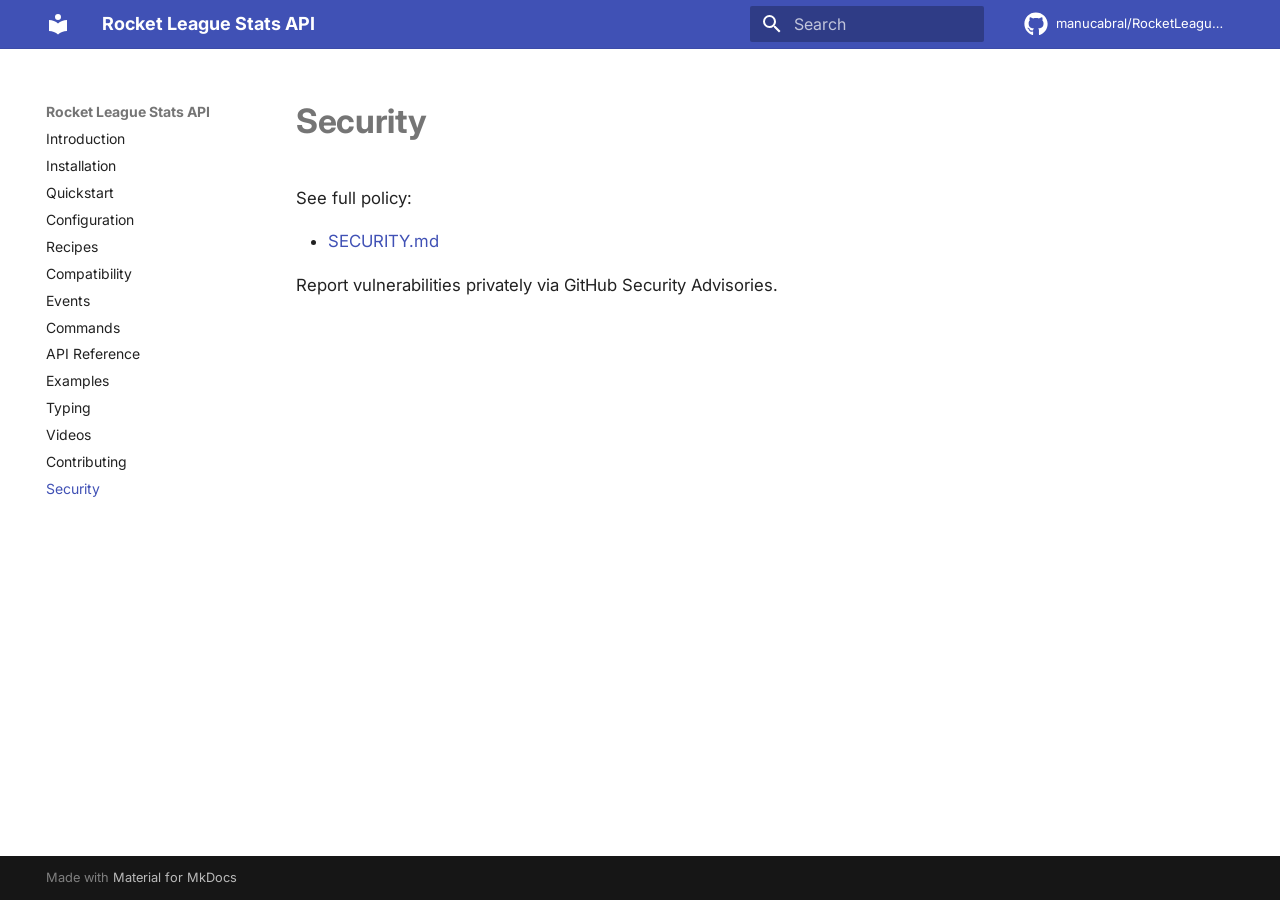
<file: security/index.html>
<!doctype html>
<html lang="en" class="no-js">
  <head>
    
      <meta charset="utf-8">
      <meta name="viewport" content="width=device-width,initial-scale=1">
      
        <meta name="description" content="Fast Python client for Rocket League Stats API events">
      
      
      
        <link rel="canonical" href="https://manucabral.github.io/RocketLeagueStatsAPI/security/">
      
      
        <link rel="prev" href="../contributing/">
      
      
      
        
      
      
      <link rel="icon" href="../assets/images/favicon.png">
      <meta name="generator" content="mkdocs-1.6.1, mkdocs-material-9.8.1">
    
    
      
        <title>Security - Rocket League Stats API</title>
      
    
    
      <link rel="stylesheet" href="../assets/stylesheets/main.57a0d79d.min.css">
      
      


    
    
      
    
    
      
        
        
        <link rel="preconnect" href="https://fonts.gstatic.com" crossorigin>
        <link rel="stylesheet" href="https://fonts.googleapis.com/css?family=Inter:300,300i,400,400i,700,700i%7CJetBrains+Mono:400,400i,700,700i&display=fallback">
        <style>:root{--md-text-font:"Inter";--md-code-font:"JetBrains Mono"}</style>
      
    
    
      <link rel="stylesheet" href="../assets/_mkdocstrings.css">
    
      <link rel="stylesheet" href="../stylesheets/extra.css">
    
    <script>__md_scope=new URL("..",location),__md_hash=e=>[...e].reduce(((e,_)=>(e<<5)-e+_.charCodeAt(0)),0),__md_get=(e,_=localStorage,t=__md_scope)=>JSON.parse(_.getItem(t.pathname+"."+e)),__md_set=(e,_,t=localStorage,a=__md_scope)=>{try{t.setItem(a.pathname+"."+e,JSON.stringify(_))}catch(e){}}</script>
    
      

    
    
  </head>
  
  
    <body dir="ltr">
  
    
    <input class="md-toggle" data-md-toggle="drawer" type="checkbox" id="__drawer" autocomplete="off">
    <input class="md-toggle" data-md-toggle="search" type="checkbox" id="__search" autocomplete="off">
    <label class="md-overlay" for="__drawer"></label>
    <div data-md-component="skip">
      
        
        <a href="#security" class="md-skip">
          Skip to content
        </a>
      
    </div>
    <div data-md-component="announce">
      
    </div>
    
    
      

  

<header class="md-header md-header--shadow" data-md-component="header">
  <nav class="md-header__inner md-grid" aria-label="Header">
    <a href=".." title="Rocket League Stats API" class="md-header__button md-logo" aria-label="Rocket League Stats API" data-md-component="logo">
      
  
  <svg xmlns="http://www.w3.org/2000/svg" viewBox="0 0 24 24"><path d="M12 8a3 3 0 0 0 3-3 3 3 0 0 0-3-3 3 3 0 0 0-3 3 3 3 0 0 0 3 3m0 3.54C9.64 9.35 6.5 8 3 8v11c3.5 0 6.64 1.35 9 3.54 2.36-2.19 5.5-3.54 9-3.54V8c-3.5 0-6.64 1.35-9 3.54"/></svg>

    </a>
    <label class="md-header__button md-icon" for="__drawer">
      
      <svg xmlns="http://www.w3.org/2000/svg" viewBox="0 0 24 24"><path d="M3 6h18v2H3zm0 5h18v2H3zm0 5h18v2H3z"/></svg>
    </label>
    <div class="md-header__title" data-md-component="header-title">
      <div class="md-header__ellipsis">
        <div class="md-header__topic">
          <span class="md-ellipsis">
            Rocket League Stats API
          </span>
        </div>
        <div class="md-header__topic" data-md-component="header-topic">
          <span class="md-ellipsis">
            
              Security
            
          </span>
        </div>
      </div>
    </div>
    
    
      <script>var palette=__md_get("__palette");if(palette&&palette.color){if("(prefers-color-scheme)"===palette.color.media){var media=matchMedia("(prefers-color-scheme: light)"),input=document.querySelector(media.matches?"[data-md-color-media='(prefers-color-scheme: light)']":"[data-md-color-media='(prefers-color-scheme: dark)']");palette.color.media=input.getAttribute("data-md-color-media"),palette.color.scheme=input.getAttribute("data-md-color-scheme"),palette.color.primary=input.getAttribute("data-md-color-primary"),palette.color.accent=input.getAttribute("data-md-color-accent")}for(var[key,value]of Object.entries(palette.color))document.body.setAttribute("data-md-color-"+key,value)}</script>
    
    
    
      
      
        <label class="md-header__button md-icon" for="__search">
          
          <svg xmlns="http://www.w3.org/2000/svg" viewBox="0 0 24 24"><path d="M9.5 3A6.5 6.5 0 0 1 16 9.5c0 1.61-.59 3.09-1.56 4.23l.27.27h.79l5 5-1.5 1.5-5-5v-.79l-.27-.27A6.52 6.52 0 0 1 9.5 16 6.5 6.5 0 0 1 3 9.5 6.5 6.5 0 0 1 9.5 3m0 2C7 5 5 7 5 9.5S7 14 9.5 14 14 12 14 9.5 12 5 9.5 5"/></svg>
        </label>
        <div class="md-search" data-md-component="search" role="dialog">
  <label class="md-search__overlay" for="__search"></label>
  <div class="md-search__inner" role="search">
    <form class="md-search__form" name="search">
      <input type="text" class="md-search__input" name="query" aria-label="Search" placeholder="Search" autocapitalize="off" autocorrect="off" autocomplete="off" spellcheck="false" data-md-component="search-query" required>
      <label class="md-search__icon md-icon" for="__search">
        
        <svg xmlns="http://www.w3.org/2000/svg" viewBox="0 0 24 24"><path d="M9.5 3A6.5 6.5 0 0 1 16 9.5c0 1.61-.59 3.09-1.56 4.23l.27.27h.79l5 5-1.5 1.5-5-5v-.79l-.27-.27A6.52 6.52 0 0 1 9.5 16 6.5 6.5 0 0 1 3 9.5 6.5 6.5 0 0 1 9.5 3m0 2C7 5 5 7 5 9.5S7 14 9.5 14 14 12 14 9.5 12 5 9.5 5"/></svg>
        
        <svg xmlns="http://www.w3.org/2000/svg" viewBox="0 0 24 24"><path d="M20 11v2H8l5.5 5.5-1.42 1.42L4.16 12l7.92-7.92L13.5 5.5 8 11z"/></svg>
      </label>
      <nav class="md-search__options" aria-label="Search">
        
        <button type="reset" class="md-search__icon md-icon" title="Clear" aria-label="Clear" tabindex="-1">
          
          <svg xmlns="http://www.w3.org/2000/svg" viewBox="0 0 24 24"><path d="M19 6.41 17.59 5 12 10.59 6.41 5 5 6.41 10.59 12 5 17.59 6.41 19 12 13.41 17.59 19 19 17.59 13.41 12z"/></svg>
        </button>
      </nav>
      
    </form>
    <div class="md-search__output">
      <div class="md-search__scrollwrap" tabindex="0" data-md-scrollfix>
        <div class="md-search-result" data-md-component="search-result">
          <div class="md-search-result__meta">
            Initializing search
          </div>
          <ol class="md-search-result__list" role="presentation"></ol>
        </div>
      </div>
    </div>
  </div>
</div>
      
    
    
      <div class="md-header__source">
        <a href="https://github.com/manucabral/RocketLeagueStatsAPI" title="Go to repository" class="md-source" data-md-component="source">
  <div class="md-source__icon md-icon">
    
    <svg xmlns="http://www.w3.org/2000/svg" viewBox="0 0 512 512"><!--! Font Awesome Free 7.1.0 by @fontawesome - https://fontawesome.com License - https://fontawesome.com/license/free (Icons: CC BY 4.0, Fonts: SIL OFL 1.1, Code: MIT License) Copyright 2025 Fonticons, Inc.--><path d="M173.9 397.4c0 2-2.3 3.6-5.2 3.6-3.3.3-5.6-1.3-5.6-3.6 0-2 2.3-3.6 5.2-3.6 3-.3 5.6 1.3 5.6 3.6m-31.1-4.5c-.7 2 1.3 4.3 4.3 4.9 2.6 1 5.6 0 6.2-2s-1.3-4.3-4.3-5.2c-2.6-.7-5.5.3-6.2 2.3m44.2-1.7c-2.9.7-4.9 2.6-4.6 4.9.3 2 2.9 3.3 5.9 2.6 2.9-.7 4.9-2.6 4.6-4.6-.3-1.9-3-3.2-5.9-2.9M252.8 8C114.1 8 8 113.3 8 252c0 110.9 69.8 205.8 169.5 239.2 12.8 2.3 17.3-5.6 17.3-12.1 0-6.2-.3-40.4-.3-61.4 0 0-70 15-84.7-29.8 0 0-11.4-29.1-27.8-36.6 0 0-22.9-15.7 1.6-15.4 0 0 24.9 2 38.6 25.8 21.9 38.6 58.6 27.5 72.9 20.9 2.3-16 8.8-27.1 16-33.7-55.9-6.2-112.3-14.3-112.3-110.5 0-27.5 7.6-41.3 23.6-58.9-2.6-6.5-11.1-33.3 2.6-67.9 20.9-6.5 69 27 69 27 20-5.6 41.5-8.5 62.8-8.5s42.8 2.9 62.8 8.5c0 0 48.1-33.6 69-27 13.7 34.7 5.2 61.4 2.6 67.9 16 17.7 25.8 31.5 25.8 58.9 0 96.5-58.9 104.2-114.8 110.5 9.2 7.9 17 22.9 17 46.4 0 33.7-.3 75.4-.3 83.6 0 6.5 4.6 14.4 17.3 12.1C436.2 457.8 504 362.9 504 252 504 113.3 391.5 8 252.8 8M105.2 352.9c-1.3 1-1 3.3.7 5.2 1.6 1.6 3.9 2.3 5.2 1 1.3-1 1-3.3-.7-5.2-1.6-1.6-3.9-2.3-5.2-1m-10.8-8.1c-.7 1.3.3 2.9 2.3 3.9 1.6 1 3.6.7 4.3-.7.7-1.3-.3-2.9-2.3-3.9-2-.6-3.6-.3-4.3.7m32.4 35.6c-1.6 1.3-1 4.3 1.3 6.2 2.3 2.3 5.2 2.6 6.5 1 1.3-1.3.7-4.3-1.3-6.2-2.2-2.3-5.2-2.6-6.5-1m-11.4-14.7c-1.6 1-1.6 3.6 0 5.9s4.3 3.3 5.6 2.3c1.6-1.3 1.6-3.9 0-6.2-1.4-2.3-4-3.3-5.6-2"/></svg>
  </div>
  <div class="md-source__repository">
    manucabral/RocketLeagueStatsAPI
  </div>
</a>
      </div>
    
  </nav>
  
</header>
    
    <div class="md-container" data-md-component="container">
      
      
        
          
        
      
      <main class="md-main" data-md-component="main">
        <div class="md-main__inner md-grid">
          
            
              
              <div class="md-sidebar md-sidebar--primary" data-md-component="sidebar" data-md-type="navigation" >
                <div class="md-sidebar__scrollwrap">
                  <div class="md-sidebar__inner">
                    



<nav class="md-nav md-nav--primary" aria-label="Navigation" data-md-level="0">
  <label class="md-nav__title" for="__drawer">
    <a href=".." title="Rocket League Stats API" class="md-nav__button md-logo" aria-label="Rocket League Stats API" data-md-component="logo">
      
  
  <svg xmlns="http://www.w3.org/2000/svg" viewBox="0 0 24 24"><path d="M12 8a3 3 0 0 0 3-3 3 3 0 0 0-3-3 3 3 0 0 0-3 3 3 3 0 0 0 3 3m0 3.54C9.64 9.35 6.5 8 3 8v11c3.5 0 6.64 1.35 9 3.54 2.36-2.19 5.5-3.54 9-3.54V8c-3.5 0-6.64 1.35-9 3.54"/></svg>

    </a>
    Rocket League Stats API
  </label>
  
    <div class="md-nav__source">
      <a href="https://github.com/manucabral/RocketLeagueStatsAPI" title="Go to repository" class="md-source" data-md-component="source">
  <div class="md-source__icon md-icon">
    
    <svg xmlns="http://www.w3.org/2000/svg" viewBox="0 0 512 512"><!--! Font Awesome Free 7.1.0 by @fontawesome - https://fontawesome.com License - https://fontawesome.com/license/free (Icons: CC BY 4.0, Fonts: SIL OFL 1.1, Code: MIT License) Copyright 2025 Fonticons, Inc.--><path d="M173.9 397.4c0 2-2.3 3.6-5.2 3.6-3.3.3-5.6-1.3-5.6-3.6 0-2 2.3-3.6 5.2-3.6 3-.3 5.6 1.3 5.6 3.6m-31.1-4.5c-.7 2 1.3 4.3 4.3 4.9 2.6 1 5.6 0 6.2-2s-1.3-4.3-4.3-5.2c-2.6-.7-5.5.3-6.2 2.3m44.2-1.7c-2.9.7-4.9 2.6-4.6 4.9.3 2 2.9 3.3 5.9 2.6 2.9-.7 4.9-2.6 4.6-4.6-.3-1.9-3-3.2-5.9-2.9M252.8 8C114.1 8 8 113.3 8 252c0 110.9 69.8 205.8 169.5 239.2 12.8 2.3 17.3-5.6 17.3-12.1 0-6.2-.3-40.4-.3-61.4 0 0-70 15-84.7-29.8 0 0-11.4-29.1-27.8-36.6 0 0-22.9-15.7 1.6-15.4 0 0 24.9 2 38.6 25.8 21.9 38.6 58.6 27.5 72.9 20.9 2.3-16 8.8-27.1 16-33.7-55.9-6.2-112.3-14.3-112.3-110.5 0-27.5 7.6-41.3 23.6-58.9-2.6-6.5-11.1-33.3 2.6-67.9 20.9-6.5 69 27 69 27 20-5.6 41.5-8.5 62.8-8.5s42.8 2.9 62.8 8.5c0 0 48.1-33.6 69-27 13.7 34.7 5.2 61.4 2.6 67.9 16 17.7 25.8 31.5 25.8 58.9 0 96.5-58.9 104.2-114.8 110.5 9.2 7.9 17 22.9 17 46.4 0 33.7-.3 75.4-.3 83.6 0 6.5 4.6 14.4 17.3 12.1C436.2 457.8 504 362.9 504 252 504 113.3 391.5 8 252.8 8M105.2 352.9c-1.3 1-1 3.3.7 5.2 1.6 1.6 3.9 2.3 5.2 1 1.3-1 1-3.3-.7-5.2-1.6-1.6-3.9-2.3-5.2-1m-10.8-8.1c-.7 1.3.3 2.9 2.3 3.9 1.6 1 3.6.7 4.3-.7.7-1.3-.3-2.9-2.3-3.9-2-.6-3.6-.3-4.3.7m32.4 35.6c-1.6 1.3-1 4.3 1.3 6.2 2.3 2.3 5.2 2.6 6.5 1 1.3-1.3.7-4.3-1.3-6.2-2.2-2.3-5.2-2.6-6.5-1m-11.4-14.7c-1.6 1-1.6 3.6 0 5.9s4.3 3.3 5.6 2.3c1.6-1.3 1.6-3.9 0-6.2-1.4-2.3-4-3.3-5.6-2"/></svg>
  </div>
  <div class="md-source__repository">
    manucabral/RocketLeagueStatsAPI
  </div>
</a>
    </div>
  
  <ul class="md-nav__list" data-md-scrollfix>
    
      
      
  
  
  
  
    <li class="md-nav__item">
      <a href=".." class="md-nav__link">
        
  
  
  <span class="md-ellipsis">
    
  
    Introduction
  

    
  </span>
  
  

      </a>
    </li>
  

    
      
      
  
  
  
  
    <li class="md-nav__item">
      <a href="../installation/" class="md-nav__link">
        
  
  
  <span class="md-ellipsis">
    
  
    Installation
  

    
  </span>
  
  

      </a>
    </li>
  

    
      
      
  
  
  
  
    <li class="md-nav__item">
      <a href="../quickstart/" class="md-nav__link">
        
  
  
  <span class="md-ellipsis">
    
  
    Quickstart
  

    
  </span>
  
  

      </a>
    </li>
  

    
      
      
  
  
  
  
    <li class="md-nav__item">
      <a href="../configuration/" class="md-nav__link">
        
  
  
  <span class="md-ellipsis">
    
  
    Configuration
  

    
  </span>
  
  

      </a>
    </li>
  

    
      
      
  
  
  
  
    <li class="md-nav__item">
      <a href="../recipes/" class="md-nav__link">
        
  
  
  <span class="md-ellipsis">
    
  
    Recipes
  

    
  </span>
  
  

      </a>
    </li>
  

    
      
      
  
  
  
  
    <li class="md-nav__item">
      <a href="../compatibility/" class="md-nav__link">
        
  
  
  <span class="md-ellipsis">
    
  
    Compatibility
  

    
  </span>
  
  

      </a>
    </li>
  

    
      
      
  
  
  
  
    <li class="md-nav__item">
      <a href="../events/" class="md-nav__link">
        
  
  
  <span class="md-ellipsis">
    
  
    Events
  

    
  </span>
  
  

      </a>
    </li>
  

    
      
      
  
  
  
  
    <li class="md-nav__item">
      <a href="../commands/" class="md-nav__link">
        
  
  
  <span class="md-ellipsis">
    
  
    Commands
  

    
  </span>
  
  

      </a>
    </li>
  

    
      
      
  
  
  
  
    <li class="md-nav__item">
      <a href="../api/" class="md-nav__link">
        
  
  
  <span class="md-ellipsis">
    
  
    API Reference
  

    
  </span>
  
  

      </a>
    </li>
  

    
      
      
  
  
  
  
    <li class="md-nav__item">
      <a href="../examples/" class="md-nav__link">
        
  
  
  <span class="md-ellipsis">
    
  
    Examples
  

    
  </span>
  
  

      </a>
    </li>
  

    
      
      
  
  
  
  
    <li class="md-nav__item">
      <a href="../typing/" class="md-nav__link">
        
  
  
  <span class="md-ellipsis">
    
  
    Typing
  

    
  </span>
  
  

      </a>
    </li>
  

    
      
      
  
  
  
  
    <li class="md-nav__item">
      <a href="../videos/" class="md-nav__link">
        
  
  
  <span class="md-ellipsis">
    
  
    Videos
  

    
  </span>
  
  

      </a>
    </li>
  

    
      
      
  
  
  
  
    <li class="md-nav__item">
      <a href="../contributing/" class="md-nav__link">
        
  
  
  <span class="md-ellipsis">
    
  
    Contributing
  

    
  </span>
  
  

      </a>
    </li>
  

    
      
      
  
  
    
  
  
  
    <li class="md-nav__item md-nav__item--active">
      
      <input class="md-nav__toggle md-toggle" type="checkbox" id="__toc">
      
      
        
      
      
      <a href="./" class="md-nav__link md-nav__link--active">
        
  
  
  <span class="md-ellipsis">
    
  
    Security
  

    
  </span>
  
  

      </a>
      
    </li>
  

    
  </ul>
</nav>
                  </div>
                </div>
              </div>
            
            
              
              <div class="md-sidebar md-sidebar--secondary" data-md-component="sidebar" data-md-type="toc" >
                <div class="md-sidebar__scrollwrap">
                  <div class="md-sidebar__inner">
                    

<nav class="md-nav md-nav--secondary" aria-label="Table of contents">
  
  
  
    
  
  
</nav>
                  </div>
                </div>
              </div>
            
          
          
            <div class="md-content" data-md-component="content">
              
              <article class="md-content__inner md-typeset">
                
                  


  
  


<h1 id="security">Security<a class="headerlink" href="#security" title="Permanent link">&para;</a></h1>
<p>See full policy:</p>
<ul>
<li><a href="https://github.com/manucabral/RocketLeagueStatsAPI/blob/main/SECURITY.md">SECURITY.md</a></li>
</ul>
<p>Report vulnerabilities privately via GitHub Security Advisories.</p>












                
              </article>
            </div>
          
          
<script>var target=document.getElementById(location.hash.slice(1));target&&target.name&&(target.checked=target.name.startsWith("__tabbed_"))</script>
        </div>
        
          <button type="button" class="md-top md-icon" data-md-component="top" hidden>
  
  <svg xmlns="http://www.w3.org/2000/svg" viewBox="0 0 24 24"><path d="M13 20h-2V8l-5.5 5.5-1.42-1.42L12 4.16l7.92 7.92-1.42 1.42L13 8z"/></svg>
  Back to top
</button>
        
      </main>
      
        <footer class="md-footer">
  
  <div class="md-footer-meta md-typeset">
    <div class="md-footer-meta__inner md-grid">
      <div class="md-copyright">
  
  
    Made with
    <a href="https://squidfunk.github.io/mkdocs-material/" target="_blank" rel="noopener">
      Material for MkDocs
    </a>
  
</div>
      
    </div>
  </div>
</footer>
      
    </div>
    <div class="md-dialog" data-md-component="dialog">
      <div class="md-dialog__inner md-typeset"></div>
    </div>
    
    
    
      
      
      <script id="__config" type="application/json">{"annotate": null, "base": "..", "features": ["navigation.sections", "navigation.top", "content.code.copy", "toc.follow"], "search": "../assets/javascripts/workers/search.a7633da7.min.js", "tags": null, "translations": {"clipboard.copied": "Copied to clipboard", "clipboard.copy": "Copy to clipboard", "search.result.more.one": "1 more on this page", "search.result.more.other": "# more on this page", "search.result.none": "No matching documents", "search.result.one": "1 matching document", "search.result.other": "# matching documents", "search.result.placeholder": "Type to start searching", "search.result.term.missing": "Missing", "select.version": "Select version"}, "version": null}</script>
    
    
      <script src="../assets/javascripts/bundle.a5f9d56c.min.js"></script>
      
    
  </body>
</html>
</file>
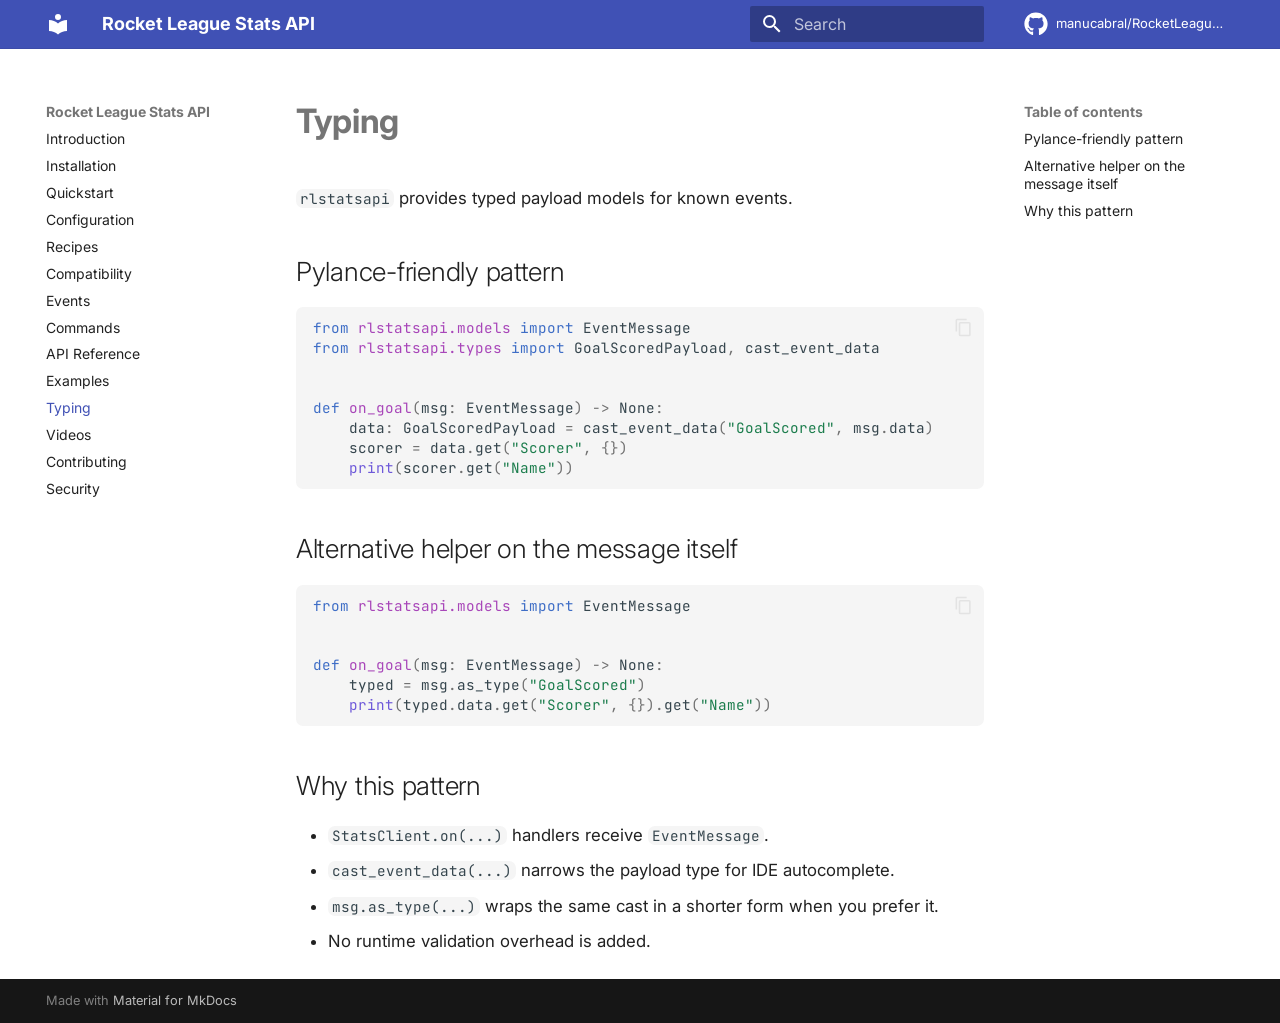
<file: typing/index.html>
<!doctype html>
<html lang="en" class="no-js">
  <head>
    
      <meta charset="utf-8">
      <meta name="viewport" content="width=device-width,initial-scale=1">
      
        <meta name="description" content="Fast Python client for Rocket League Stats API events">
      
      
      
        <link rel="canonical" href="https://manucabral.github.io/RocketLeagueStatsAPI/typing/">
      
      
        <link rel="prev" href="../examples/">
      
      
        <link rel="next" href="../videos/">
      
      
        
      
      
      <link rel="icon" href="../assets/images/favicon.png">
      <meta name="generator" content="mkdocs-1.6.1, mkdocs-material-9.8.1">
    
    
      
        <title>Typing - Rocket League Stats API</title>
      
    
    
      <link rel="stylesheet" href="../assets/stylesheets/main.57a0d79d.min.css">
      
      


    
    
      
    
    
      
        
        
        <link rel="preconnect" href="https://fonts.gstatic.com" crossorigin>
        <link rel="stylesheet" href="https://fonts.googleapis.com/css?family=Inter:300,300i,400,400i,700,700i%7CJetBrains+Mono:400,400i,700,700i&display=fallback">
        <style>:root{--md-text-font:"Inter";--md-code-font:"JetBrains Mono"}</style>
      
    
    
      <link rel="stylesheet" href="../assets/_mkdocstrings.css">
    
      <link rel="stylesheet" href="../stylesheets/extra.css">
    
    <script>__md_scope=new URL("..",location),__md_hash=e=>[...e].reduce(((e,_)=>(e<<5)-e+_.charCodeAt(0)),0),__md_get=(e,_=localStorage,t=__md_scope)=>JSON.parse(_.getItem(t.pathname+"."+e)),__md_set=(e,_,t=localStorage,a=__md_scope)=>{try{t.setItem(a.pathname+"."+e,JSON.stringify(_))}catch(e){}}</script>
    
      

    
    
  </head>
  
  
    <body dir="ltr">
  
    
    <input class="md-toggle" data-md-toggle="drawer" type="checkbox" id="__drawer" autocomplete="off">
    <input class="md-toggle" data-md-toggle="search" type="checkbox" id="__search" autocomplete="off">
    <label class="md-overlay" for="__drawer"></label>
    <div data-md-component="skip">
      
        
        <a href="#typing" class="md-skip">
          Skip to content
        </a>
      
    </div>
    <div data-md-component="announce">
      
    </div>
    
    
      

  

<header class="md-header md-header--shadow" data-md-component="header">
  <nav class="md-header__inner md-grid" aria-label="Header">
    <a href=".." title="Rocket League Stats API" class="md-header__button md-logo" aria-label="Rocket League Stats API" data-md-component="logo">
      
  
  <svg xmlns="http://www.w3.org/2000/svg" viewBox="0 0 24 24"><path d="M12 8a3 3 0 0 0 3-3 3 3 0 0 0-3-3 3 3 0 0 0-3 3 3 3 0 0 0 3 3m0 3.54C9.64 9.35 6.5 8 3 8v11c3.5 0 6.64 1.35 9 3.54 2.36-2.19 5.5-3.54 9-3.54V8c-3.5 0-6.64 1.35-9 3.54"/></svg>

    </a>
    <label class="md-header__button md-icon" for="__drawer">
      
      <svg xmlns="http://www.w3.org/2000/svg" viewBox="0 0 24 24"><path d="M3 6h18v2H3zm0 5h18v2H3zm0 5h18v2H3z"/></svg>
    </label>
    <div class="md-header__title" data-md-component="header-title">
      <div class="md-header__ellipsis">
        <div class="md-header__topic">
          <span class="md-ellipsis">
            Rocket League Stats API
          </span>
        </div>
        <div class="md-header__topic" data-md-component="header-topic">
          <span class="md-ellipsis">
            
              Typing
            
          </span>
        </div>
      </div>
    </div>
    
    
      <script>var palette=__md_get("__palette");if(palette&&palette.color){if("(prefers-color-scheme)"===palette.color.media){var media=matchMedia("(prefers-color-scheme: light)"),input=document.querySelector(media.matches?"[data-md-color-media='(prefers-color-scheme: light)']":"[data-md-color-media='(prefers-color-scheme: dark)']");palette.color.media=input.getAttribute("data-md-color-media"),palette.color.scheme=input.getAttribute("data-md-color-scheme"),palette.color.primary=input.getAttribute("data-md-color-primary"),palette.color.accent=input.getAttribute("data-md-color-accent")}for(var[key,value]of Object.entries(palette.color))document.body.setAttribute("data-md-color-"+key,value)}</script>
    
    
    
      
      
        <label class="md-header__button md-icon" for="__search">
          
          <svg xmlns="http://www.w3.org/2000/svg" viewBox="0 0 24 24"><path d="M9.5 3A6.5 6.5 0 0 1 16 9.5c0 1.61-.59 3.09-1.56 4.23l.27.27h.79l5 5-1.5 1.5-5-5v-.79l-.27-.27A6.52 6.52 0 0 1 9.5 16 6.5 6.5 0 0 1 3 9.5 6.5 6.5 0 0 1 9.5 3m0 2C7 5 5 7 5 9.5S7 14 9.5 14 14 12 14 9.5 12 5 9.5 5"/></svg>
        </label>
        <div class="md-search" data-md-component="search" role="dialog">
  <label class="md-search__overlay" for="__search"></label>
  <div class="md-search__inner" role="search">
    <form class="md-search__form" name="search">
      <input type="text" class="md-search__input" name="query" aria-label="Search" placeholder="Search" autocapitalize="off" autocorrect="off" autocomplete="off" spellcheck="false" data-md-component="search-query" required>
      <label class="md-search__icon md-icon" for="__search">
        
        <svg xmlns="http://www.w3.org/2000/svg" viewBox="0 0 24 24"><path d="M9.5 3A6.5 6.5 0 0 1 16 9.5c0 1.61-.59 3.09-1.56 4.23l.27.27h.79l5 5-1.5 1.5-5-5v-.79l-.27-.27A6.52 6.52 0 0 1 9.5 16 6.5 6.5 0 0 1 3 9.5 6.5 6.5 0 0 1 9.5 3m0 2C7 5 5 7 5 9.5S7 14 9.5 14 14 12 14 9.5 12 5 9.5 5"/></svg>
        
        <svg xmlns="http://www.w3.org/2000/svg" viewBox="0 0 24 24"><path d="M20 11v2H8l5.5 5.5-1.42 1.42L4.16 12l7.92-7.92L13.5 5.5 8 11z"/></svg>
      </label>
      <nav class="md-search__options" aria-label="Search">
        
        <button type="reset" class="md-search__icon md-icon" title="Clear" aria-label="Clear" tabindex="-1">
          
          <svg xmlns="http://www.w3.org/2000/svg" viewBox="0 0 24 24"><path d="M19 6.41 17.59 5 12 10.59 6.41 5 5 6.41 10.59 12 5 17.59 6.41 19 12 13.41 17.59 19 19 17.59 13.41 12z"/></svg>
        </button>
      </nav>
      
    </form>
    <div class="md-search__output">
      <div class="md-search__scrollwrap" tabindex="0" data-md-scrollfix>
        <div class="md-search-result" data-md-component="search-result">
          <div class="md-search-result__meta">
            Initializing search
          </div>
          <ol class="md-search-result__list" role="presentation"></ol>
        </div>
      </div>
    </div>
  </div>
</div>
      
    
    
      <div class="md-header__source">
        <a href="https://github.com/manucabral/RocketLeagueStatsAPI" title="Go to repository" class="md-source" data-md-component="source">
  <div class="md-source__icon md-icon">
    
    <svg xmlns="http://www.w3.org/2000/svg" viewBox="0 0 512 512"><!--! Font Awesome Free 7.1.0 by @fontawesome - https://fontawesome.com License - https://fontawesome.com/license/free (Icons: CC BY 4.0, Fonts: SIL OFL 1.1, Code: MIT License) Copyright 2025 Fonticons, Inc.--><path d="M173.9 397.4c0 2-2.3 3.6-5.2 3.6-3.3.3-5.6-1.3-5.6-3.6 0-2 2.3-3.6 5.2-3.6 3-.3 5.6 1.3 5.6 3.6m-31.1-4.5c-.7 2 1.3 4.3 4.3 4.9 2.6 1 5.6 0 6.2-2s-1.3-4.3-4.3-5.2c-2.6-.7-5.5.3-6.2 2.3m44.2-1.7c-2.9.7-4.9 2.6-4.6 4.9.3 2 2.9 3.3 5.9 2.6 2.9-.7 4.9-2.6 4.6-4.6-.3-1.9-3-3.2-5.9-2.9M252.8 8C114.1 8 8 113.3 8 252c0 110.9 69.8 205.8 169.5 239.2 12.8 2.3 17.3-5.6 17.3-12.1 0-6.2-.3-40.4-.3-61.4 0 0-70 15-84.7-29.8 0 0-11.4-29.1-27.8-36.6 0 0-22.9-15.7 1.6-15.4 0 0 24.9 2 38.6 25.8 21.9 38.6 58.6 27.5 72.9 20.9 2.3-16 8.8-27.1 16-33.7-55.9-6.2-112.3-14.3-112.3-110.5 0-27.5 7.6-41.3 23.6-58.9-2.6-6.5-11.1-33.3 2.6-67.9 20.9-6.5 69 27 69 27 20-5.6 41.5-8.5 62.8-8.5s42.8 2.9 62.8 8.5c0 0 48.1-33.6 69-27 13.7 34.7 5.2 61.4 2.6 67.9 16 17.7 25.8 31.5 25.8 58.9 0 96.5-58.9 104.2-114.8 110.5 9.2 7.9 17 22.9 17 46.4 0 33.7-.3 75.4-.3 83.6 0 6.5 4.6 14.4 17.3 12.1C436.2 457.8 504 362.9 504 252 504 113.3 391.5 8 252.8 8M105.2 352.9c-1.3 1-1 3.3.7 5.2 1.6 1.6 3.9 2.3 5.2 1 1.3-1 1-3.3-.7-5.2-1.6-1.6-3.9-2.3-5.2-1m-10.8-8.1c-.7 1.3.3 2.9 2.3 3.9 1.6 1 3.6.7 4.3-.7.7-1.3-.3-2.9-2.3-3.9-2-.6-3.6-.3-4.3.7m32.4 35.6c-1.6 1.3-1 4.3 1.3 6.2 2.3 2.3 5.2 2.6 6.5 1 1.3-1.3.7-4.3-1.3-6.2-2.2-2.3-5.2-2.6-6.5-1m-11.4-14.7c-1.6 1-1.6 3.6 0 5.9s4.3 3.3 5.6 2.3c1.6-1.3 1.6-3.9 0-6.2-1.4-2.3-4-3.3-5.6-2"/></svg>
  </div>
  <div class="md-source__repository">
    manucabral/RocketLeagueStatsAPI
  </div>
</a>
      </div>
    
  </nav>
  
</header>
    
    <div class="md-container" data-md-component="container">
      
      
        
          
        
      
      <main class="md-main" data-md-component="main">
        <div class="md-main__inner md-grid">
          
            
              
              <div class="md-sidebar md-sidebar--primary" data-md-component="sidebar" data-md-type="navigation" >
                <div class="md-sidebar__scrollwrap">
                  <div class="md-sidebar__inner">
                    



<nav class="md-nav md-nav--primary" aria-label="Navigation" data-md-level="0">
  <label class="md-nav__title" for="__drawer">
    <a href=".." title="Rocket League Stats API" class="md-nav__button md-logo" aria-label="Rocket League Stats API" data-md-component="logo">
      
  
  <svg xmlns="http://www.w3.org/2000/svg" viewBox="0 0 24 24"><path d="M12 8a3 3 0 0 0 3-3 3 3 0 0 0-3-3 3 3 0 0 0-3 3 3 3 0 0 0 3 3m0 3.54C9.64 9.35 6.5 8 3 8v11c3.5 0 6.64 1.35 9 3.54 2.36-2.19 5.5-3.54 9-3.54V8c-3.5 0-6.64 1.35-9 3.54"/></svg>

    </a>
    Rocket League Stats API
  </label>
  
    <div class="md-nav__source">
      <a href="https://github.com/manucabral/RocketLeagueStatsAPI" title="Go to repository" class="md-source" data-md-component="source">
  <div class="md-source__icon md-icon">
    
    <svg xmlns="http://www.w3.org/2000/svg" viewBox="0 0 512 512"><!--! Font Awesome Free 7.1.0 by @fontawesome - https://fontawesome.com License - https://fontawesome.com/license/free (Icons: CC BY 4.0, Fonts: SIL OFL 1.1, Code: MIT License) Copyright 2025 Fonticons, Inc.--><path d="M173.9 397.4c0 2-2.3 3.6-5.2 3.6-3.3.3-5.6-1.3-5.6-3.6 0-2 2.3-3.6 5.2-3.6 3-.3 5.6 1.3 5.6 3.6m-31.1-4.5c-.7 2 1.3 4.3 4.3 4.9 2.6 1 5.6 0 6.2-2s-1.3-4.3-4.3-5.2c-2.6-.7-5.5.3-6.2 2.3m44.2-1.7c-2.9.7-4.9 2.6-4.6 4.9.3 2 2.9 3.3 5.9 2.6 2.9-.7 4.9-2.6 4.6-4.6-.3-1.9-3-3.2-5.9-2.9M252.8 8C114.1 8 8 113.3 8 252c0 110.9 69.8 205.8 169.5 239.2 12.8 2.3 17.3-5.6 17.3-12.1 0-6.2-.3-40.4-.3-61.4 0 0-70 15-84.7-29.8 0 0-11.4-29.1-27.8-36.6 0 0-22.9-15.7 1.6-15.4 0 0 24.9 2 38.6 25.8 21.9 38.6 58.6 27.5 72.9 20.9 2.3-16 8.8-27.1 16-33.7-55.9-6.2-112.3-14.3-112.3-110.5 0-27.5 7.6-41.3 23.6-58.9-2.6-6.5-11.1-33.3 2.6-67.9 20.9-6.5 69 27 69 27 20-5.6 41.5-8.5 62.8-8.5s42.8 2.9 62.8 8.5c0 0 48.1-33.6 69-27 13.7 34.7 5.2 61.4 2.6 67.9 16 17.7 25.8 31.5 25.8 58.9 0 96.5-58.9 104.2-114.8 110.5 9.2 7.9 17 22.9 17 46.4 0 33.7-.3 75.4-.3 83.6 0 6.5 4.6 14.4 17.3 12.1C436.2 457.8 504 362.9 504 252 504 113.3 391.5 8 252.8 8M105.2 352.9c-1.3 1-1 3.3.7 5.2 1.6 1.6 3.9 2.3 5.2 1 1.3-1 1-3.3-.7-5.2-1.6-1.6-3.9-2.3-5.2-1m-10.8-8.1c-.7 1.3.3 2.9 2.3 3.9 1.6 1 3.6.7 4.3-.7.7-1.3-.3-2.9-2.3-3.9-2-.6-3.6-.3-4.3.7m32.4 35.6c-1.6 1.3-1 4.3 1.3 6.2 2.3 2.3 5.2 2.6 6.5 1 1.3-1.3.7-4.3-1.3-6.2-2.2-2.3-5.2-2.6-6.5-1m-11.4-14.7c-1.6 1-1.6 3.6 0 5.9s4.3 3.3 5.6 2.3c1.6-1.3 1.6-3.9 0-6.2-1.4-2.3-4-3.3-5.6-2"/></svg>
  </div>
  <div class="md-source__repository">
    manucabral/RocketLeagueStatsAPI
  </div>
</a>
    </div>
  
  <ul class="md-nav__list" data-md-scrollfix>
    
      
      
  
  
  
  
    <li class="md-nav__item">
      <a href=".." class="md-nav__link">
        
  
  
  <span class="md-ellipsis">
    
  
    Introduction
  

    
  </span>
  
  

      </a>
    </li>
  

    
      
      
  
  
  
  
    <li class="md-nav__item">
      <a href="../installation/" class="md-nav__link">
        
  
  
  <span class="md-ellipsis">
    
  
    Installation
  

    
  </span>
  
  

      </a>
    </li>
  

    
      
      
  
  
  
  
    <li class="md-nav__item">
      <a href="../quickstart/" class="md-nav__link">
        
  
  
  <span class="md-ellipsis">
    
  
    Quickstart
  

    
  </span>
  
  

      </a>
    </li>
  

    
      
      
  
  
  
  
    <li class="md-nav__item">
      <a href="../configuration/" class="md-nav__link">
        
  
  
  <span class="md-ellipsis">
    
  
    Configuration
  

    
  </span>
  
  

      </a>
    </li>
  

    
      
      
  
  
  
  
    <li class="md-nav__item">
      <a href="../recipes/" class="md-nav__link">
        
  
  
  <span class="md-ellipsis">
    
  
    Recipes
  

    
  </span>
  
  

      </a>
    </li>
  

    
      
      
  
  
  
  
    <li class="md-nav__item">
      <a href="../compatibility/" class="md-nav__link">
        
  
  
  <span class="md-ellipsis">
    
  
    Compatibility
  

    
  </span>
  
  

      </a>
    </li>
  

    
      
      
  
  
  
  
    <li class="md-nav__item">
      <a href="../events/" class="md-nav__link">
        
  
  
  <span class="md-ellipsis">
    
  
    Events
  

    
  </span>
  
  

      </a>
    </li>
  

    
      
      
  
  
  
  
    <li class="md-nav__item">
      <a href="../commands/" class="md-nav__link">
        
  
  
  <span class="md-ellipsis">
    
  
    Commands
  

    
  </span>
  
  

      </a>
    </li>
  

    
      
      
  
  
  
  
    <li class="md-nav__item">
      <a href="../api/" class="md-nav__link">
        
  
  
  <span class="md-ellipsis">
    
  
    API Reference
  

    
  </span>
  
  

      </a>
    </li>
  

    
      
      
  
  
  
  
    <li class="md-nav__item">
      <a href="../examples/" class="md-nav__link">
        
  
  
  <span class="md-ellipsis">
    
  
    Examples
  

    
  </span>
  
  

      </a>
    </li>
  

    
      
      
  
  
    
  
  
  
    <li class="md-nav__item md-nav__item--active">
      
      <input class="md-nav__toggle md-toggle" type="checkbox" id="__toc">
      
      
        
      
      
        <label class="md-nav__link md-nav__link--active" for="__toc">
          
  
  
  <span class="md-ellipsis">
    
  
    Typing
  

    
  </span>
  
  

          <span class="md-nav__icon md-icon"></span>
        </label>
      
      <a href="./" class="md-nav__link md-nav__link--active">
        
  
  
  <span class="md-ellipsis">
    
  
    Typing
  

    
  </span>
  
  

      </a>
      
        

<nav class="md-nav md-nav--secondary" aria-label="Table of contents">
  
  
  
    
  
  
    <label class="md-nav__title" for="__toc">
      <span class="md-nav__icon md-icon"></span>
      Table of contents
    </label>
    <ul class="md-nav__list" data-md-component="toc" data-md-scrollfix>
      
        <li class="md-nav__item">
  <a href="#pylance-friendly-pattern" class="md-nav__link">
    <span class="md-ellipsis">
      
        Pylance-friendly pattern
      
    </span>
  </a>
  
</li>
      
        <li class="md-nav__item">
  <a href="#alternative-helper-on-the-message-itself" class="md-nav__link">
    <span class="md-ellipsis">
      
        Alternative helper on the message itself
      
    </span>
  </a>
  
</li>
      
        <li class="md-nav__item">
  <a href="#why-this-pattern" class="md-nav__link">
    <span class="md-ellipsis">
      
        Why this pattern
      
    </span>
  </a>
  
</li>
      
    </ul>
  
</nav>
      
    </li>
  

    
      
      
  
  
  
  
    <li class="md-nav__item">
      <a href="../videos/" class="md-nav__link">
        
  
  
  <span class="md-ellipsis">
    
  
    Videos
  

    
  </span>
  
  

      </a>
    </li>
  

    
      
      
  
  
  
  
    <li class="md-nav__item">
      <a href="../contributing/" class="md-nav__link">
        
  
  
  <span class="md-ellipsis">
    
  
    Contributing
  

    
  </span>
  
  

      </a>
    </li>
  

    
      
      
  
  
  
  
    <li class="md-nav__item">
      <a href="../security/" class="md-nav__link">
        
  
  
  <span class="md-ellipsis">
    
  
    Security
  

    
  </span>
  
  

      </a>
    </li>
  

    
  </ul>
</nav>
                  </div>
                </div>
              </div>
            
            
              
              <div class="md-sidebar md-sidebar--secondary" data-md-component="sidebar" data-md-type="toc" >
                <div class="md-sidebar__scrollwrap">
                  <div class="md-sidebar__inner">
                    

<nav class="md-nav md-nav--secondary" aria-label="Table of contents">
  
  
  
    
  
  
    <label class="md-nav__title" for="__toc">
      <span class="md-nav__icon md-icon"></span>
      Table of contents
    </label>
    <ul class="md-nav__list" data-md-component="toc" data-md-scrollfix>
      
        <li class="md-nav__item">
  <a href="#pylance-friendly-pattern" class="md-nav__link">
    <span class="md-ellipsis">
      
        Pylance-friendly pattern
      
    </span>
  </a>
  
</li>
      
        <li class="md-nav__item">
  <a href="#alternative-helper-on-the-message-itself" class="md-nav__link">
    <span class="md-ellipsis">
      
        Alternative helper on the message itself
      
    </span>
  </a>
  
</li>
      
        <li class="md-nav__item">
  <a href="#why-this-pattern" class="md-nav__link">
    <span class="md-ellipsis">
      
        Why this pattern
      
    </span>
  </a>
  
</li>
      
    </ul>
  
</nav>
                  </div>
                </div>
              </div>
            
          
          
            <div class="md-content" data-md-component="content">
              
              <article class="md-content__inner md-typeset">
                
                  


  
  


<h1 id="typing">Typing<a class="headerlink" href="#typing" title="Permanent link">&para;</a></h1>
<p><code>rlstatsapi</code> provides typed payload models for known events.</p>
<h2 id="pylance-friendly-pattern">Pylance-friendly pattern<a class="headerlink" href="#pylance-friendly-pattern" title="Permanent link">&para;</a></h2>
<div class="highlight"><pre><span></span><code><span class="kn">from</span><span class="w"> </span><span class="nn">rlstatsapi.models</span><span class="w"> </span><span class="kn">import</span> <span class="n">EventMessage</span>
<span class="kn">from</span><span class="w"> </span><span class="nn">rlstatsapi.types</span><span class="w"> </span><span class="kn">import</span> <span class="n">GoalScoredPayload</span><span class="p">,</span> <span class="n">cast_event_data</span>


<span class="k">def</span><span class="w"> </span><span class="nf">on_goal</span><span class="p">(</span><span class="n">msg</span><span class="p">:</span> <span class="n">EventMessage</span><span class="p">)</span> <span class="o">-&gt;</span> <span class="kc">None</span><span class="p">:</span>
    <span class="n">data</span><span class="p">:</span> <span class="n">GoalScoredPayload</span> <span class="o">=</span> <span class="n">cast_event_data</span><span class="p">(</span><span class="s2">"GoalScored"</span><span class="p">,</span> <span class="n">msg</span><span class="o">.</span><span class="n">data</span><span class="p">)</span>
    <span class="n">scorer</span> <span class="o">=</span> <span class="n">data</span><span class="o">.</span><span class="n">get</span><span class="p">(</span><span class="s2">"Scorer"</span><span class="p">,</span> <span class="p">{})</span>
    <span class="nb">print</span><span class="p">(</span><span class="n">scorer</span><span class="o">.</span><span class="n">get</span><span class="p">(</span><span class="s2">"Name"</span><span class="p">))</span>
</code></pre></div>
<h2 id="alternative-helper-on-the-message-itself">Alternative helper on the message itself<a class="headerlink" href="#alternative-helper-on-the-message-itself" title="Permanent link">&para;</a></h2>
<div class="highlight"><pre><span></span><code><span class="kn">from</span><span class="w"> </span><span class="nn">rlstatsapi.models</span><span class="w"> </span><span class="kn">import</span> <span class="n">EventMessage</span>


<span class="k">def</span><span class="w"> </span><span class="nf">on_goal</span><span class="p">(</span><span class="n">msg</span><span class="p">:</span> <span class="n">EventMessage</span><span class="p">)</span> <span class="o">-&gt;</span> <span class="kc">None</span><span class="p">:</span>
    <span class="n">typed</span> <span class="o">=</span> <span class="n">msg</span><span class="o">.</span><span class="n">as_type</span><span class="p">(</span><span class="s2">"GoalScored"</span><span class="p">)</span>
    <span class="nb">print</span><span class="p">(</span><span class="n">typed</span><span class="o">.</span><span class="n">data</span><span class="o">.</span><span class="n">get</span><span class="p">(</span><span class="s2">"Scorer"</span><span class="p">,</span> <span class="p">{})</span><span class="o">.</span><span class="n">get</span><span class="p">(</span><span class="s2">"Name"</span><span class="p">))</span>
</code></pre></div>
<h2 id="why-this-pattern">Why this pattern<a class="headerlink" href="#why-this-pattern" title="Permanent link">&para;</a></h2>
<ul>
<li><code>StatsClient.on(...)</code> handlers receive <code>EventMessage</code>.</li>
<li><code>cast_event_data(...)</code> narrows the payload type for IDE autocomplete.</li>
<li><code>msg.as_type(...)</code> wraps the same cast in a shorter form when you prefer it.</li>
<li>No runtime validation overhead is added.</li>
</ul>












                
              </article>
            </div>
          
          
<script>var target=document.getElementById(location.hash.slice(1));target&&target.name&&(target.checked=target.name.startsWith("__tabbed_"))</script>
        </div>
        
          <button type="button" class="md-top md-icon" data-md-component="top" hidden>
  
  <svg xmlns="http://www.w3.org/2000/svg" viewBox="0 0 24 24"><path d="M13 20h-2V8l-5.5 5.5-1.42-1.42L12 4.16l7.92 7.92-1.42 1.42L13 8z"/></svg>
  Back to top
</button>
        
      </main>
      
        <footer class="md-footer">
  
  <div class="md-footer-meta md-typeset">
    <div class="md-footer-meta__inner md-grid">
      <div class="md-copyright">
  
  
    Made with
    <a href="https://squidfunk.github.io/mkdocs-material/" target="_blank" rel="noopener">
      Material for MkDocs
    </a>
  
</div>
      
    </div>
  </div>
</footer>
      
    </div>
    <div class="md-dialog" data-md-component="dialog">
      <div class="md-dialog__inner md-typeset"></div>
    </div>
    
    
    
      
      
      <script id="__config" type="application/json">{"annotate": null, "base": "..", "features": ["navigation.sections", "navigation.top", "content.code.copy", "toc.follow"], "search": "../assets/javascripts/workers/search.a7633da7.min.js", "tags": null, "translations": {"clipboard.copied": "Copied to clipboard", "clipboard.copy": "Copy to clipboard", "search.result.more.one": "1 more on this page", "search.result.more.other": "# more on this page", "search.result.none": "No matching documents", "search.result.one": "1 matching document", "search.result.other": "# matching documents", "search.result.placeholder": "Type to start searching", "search.result.term.missing": "Missing", "select.version": "Select version"}, "version": null}</script>
    
    
      <script src="../assets/javascripts/bundle.a5f9d56c.min.js"></script>
      
    
  </body>
</html>
</file>
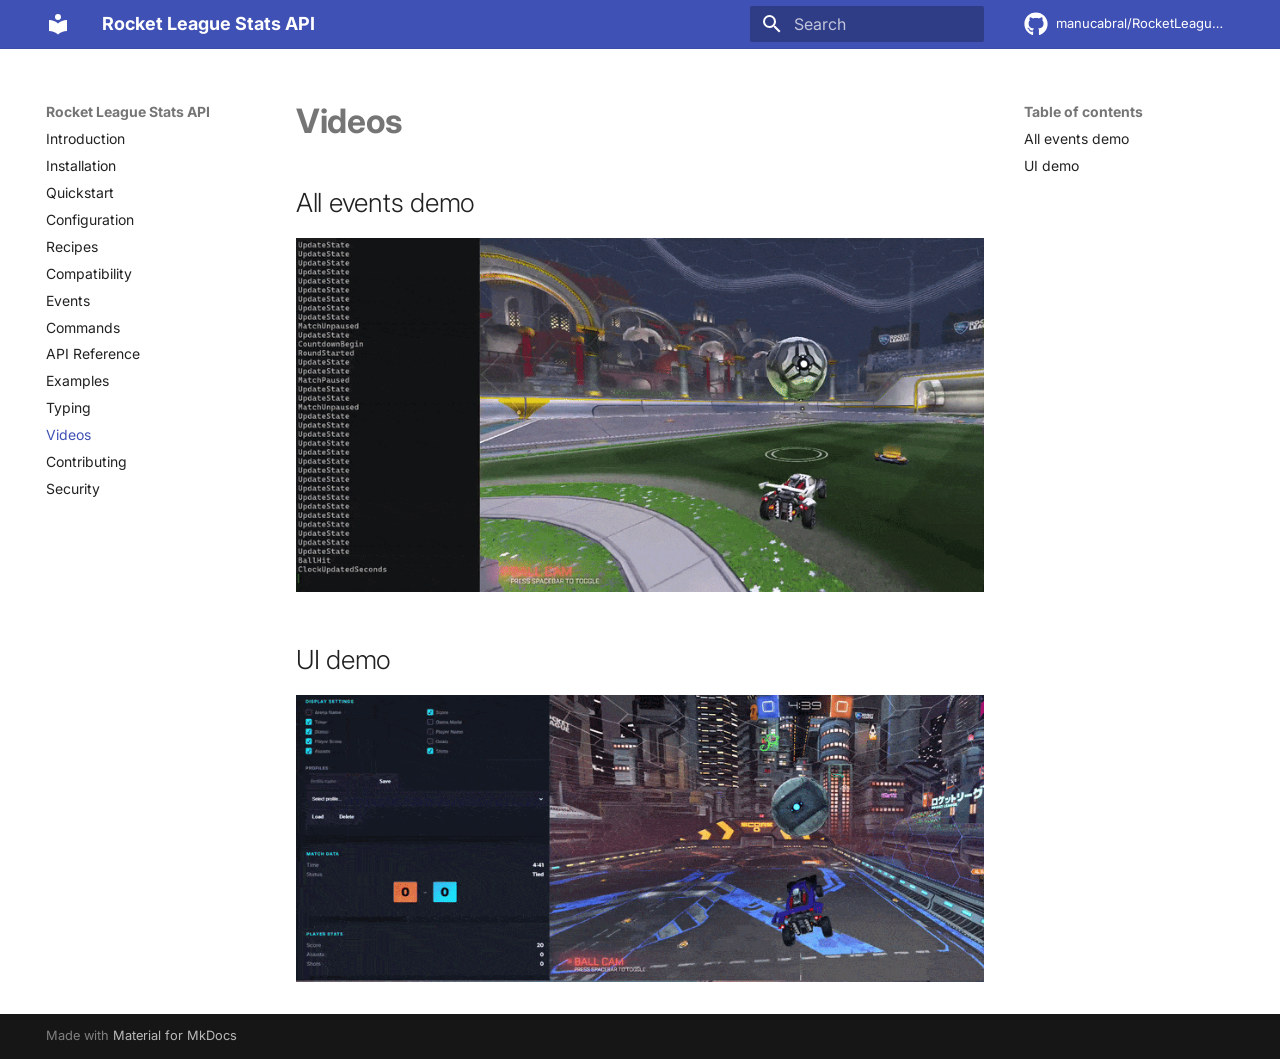
<file: videos/index.html>
<!doctype html>
<html lang="en" class="no-js">
  <head>
    
      <meta charset="utf-8">
      <meta name="viewport" content="width=device-width,initial-scale=1">
      
        <meta name="description" content="Fast Python client for Rocket League Stats API events">
      
      
      
        <link rel="canonical" href="https://manucabral.github.io/RocketLeagueStatsAPI/videos/">
      
      
        <link rel="prev" href="../typing/">
      
      
        <link rel="next" href="../contributing/">
      
      
        
      
      
      <link rel="icon" href="../assets/images/favicon.png">
      <meta name="generator" content="mkdocs-1.6.1, mkdocs-material-9.8.1">
    
    
      
        <title>Videos - Rocket League Stats API</title>
      
    
    
      <link rel="stylesheet" href="../assets/stylesheets/main.57a0d79d.min.css">
      
      


    
    
      
    
    
      
        
        
        <link rel="preconnect" href="https://fonts.gstatic.com" crossorigin>
        <link rel="stylesheet" href="https://fonts.googleapis.com/css?family=Inter:300,300i,400,400i,700,700i%7CJetBrains+Mono:400,400i,700,700i&display=fallback">
        <style>:root{--md-text-font:"Inter";--md-code-font:"JetBrains Mono"}</style>
      
    
    
      <link rel="stylesheet" href="../assets/_mkdocstrings.css">
    
      <link rel="stylesheet" href="../stylesheets/extra.css">
    
    <script>__md_scope=new URL("..",location),__md_hash=e=>[...e].reduce(((e,_)=>(e<<5)-e+_.charCodeAt(0)),0),__md_get=(e,_=localStorage,t=__md_scope)=>JSON.parse(_.getItem(t.pathname+"."+e)),__md_set=(e,_,t=localStorage,a=__md_scope)=>{try{t.setItem(a.pathname+"."+e,JSON.stringify(_))}catch(e){}}</script>
    
      

    
    
  </head>
  
  
    <body dir="ltr">
  
    
    <input class="md-toggle" data-md-toggle="drawer" type="checkbox" id="__drawer" autocomplete="off">
    <input class="md-toggle" data-md-toggle="search" type="checkbox" id="__search" autocomplete="off">
    <label class="md-overlay" for="__drawer"></label>
    <div data-md-component="skip">
      
        
        <a href="#videos" class="md-skip">
          Skip to content
        </a>
      
    </div>
    <div data-md-component="announce">
      
    </div>
    
    
      

  

<header class="md-header md-header--shadow" data-md-component="header">
  <nav class="md-header__inner md-grid" aria-label="Header">
    <a href=".." title="Rocket League Stats API" class="md-header__button md-logo" aria-label="Rocket League Stats API" data-md-component="logo">
      
  
  <svg xmlns="http://www.w3.org/2000/svg" viewBox="0 0 24 24"><path d="M12 8a3 3 0 0 0 3-3 3 3 0 0 0-3-3 3 3 0 0 0-3 3 3 3 0 0 0 3 3m0 3.54C9.64 9.35 6.5 8 3 8v11c3.5 0 6.64 1.35 9 3.54 2.36-2.19 5.5-3.54 9-3.54V8c-3.5 0-6.64 1.35-9 3.54"/></svg>

    </a>
    <label class="md-header__button md-icon" for="__drawer">
      
      <svg xmlns="http://www.w3.org/2000/svg" viewBox="0 0 24 24"><path d="M3 6h18v2H3zm0 5h18v2H3zm0 5h18v2H3z"/></svg>
    </label>
    <div class="md-header__title" data-md-component="header-title">
      <div class="md-header__ellipsis">
        <div class="md-header__topic">
          <span class="md-ellipsis">
            Rocket League Stats API
          </span>
        </div>
        <div class="md-header__topic" data-md-component="header-topic">
          <span class="md-ellipsis">
            
              Videos
            
          </span>
        </div>
      </div>
    </div>
    
    
      <script>var palette=__md_get("__palette");if(palette&&palette.color){if("(prefers-color-scheme)"===palette.color.media){var media=matchMedia("(prefers-color-scheme: light)"),input=document.querySelector(media.matches?"[data-md-color-media='(prefers-color-scheme: light)']":"[data-md-color-media='(prefers-color-scheme: dark)']");palette.color.media=input.getAttribute("data-md-color-media"),palette.color.scheme=input.getAttribute("data-md-color-scheme"),palette.color.primary=input.getAttribute("data-md-color-primary"),palette.color.accent=input.getAttribute("data-md-color-accent")}for(var[key,value]of Object.entries(palette.color))document.body.setAttribute("data-md-color-"+key,value)}</script>
    
    
    
      
      
        <label class="md-header__button md-icon" for="__search">
          
          <svg xmlns="http://www.w3.org/2000/svg" viewBox="0 0 24 24"><path d="M9.5 3A6.5 6.5 0 0 1 16 9.5c0 1.61-.59 3.09-1.56 4.23l.27.27h.79l5 5-1.5 1.5-5-5v-.79l-.27-.27A6.52 6.52 0 0 1 9.5 16 6.5 6.5 0 0 1 3 9.5 6.5 6.5 0 0 1 9.5 3m0 2C7 5 5 7 5 9.5S7 14 9.5 14 14 12 14 9.5 12 5 9.5 5"/></svg>
        </label>
        <div class="md-search" data-md-component="search" role="dialog">
  <label class="md-search__overlay" for="__search"></label>
  <div class="md-search__inner" role="search">
    <form class="md-search__form" name="search">
      <input type="text" class="md-search__input" name="query" aria-label="Search" placeholder="Search" autocapitalize="off" autocorrect="off" autocomplete="off" spellcheck="false" data-md-component="search-query" required>
      <label class="md-search__icon md-icon" for="__search">
        
        <svg xmlns="http://www.w3.org/2000/svg" viewBox="0 0 24 24"><path d="M9.5 3A6.5 6.5 0 0 1 16 9.5c0 1.61-.59 3.09-1.56 4.23l.27.27h.79l5 5-1.5 1.5-5-5v-.79l-.27-.27A6.52 6.52 0 0 1 9.5 16 6.5 6.5 0 0 1 3 9.5 6.5 6.5 0 0 1 9.5 3m0 2C7 5 5 7 5 9.5S7 14 9.5 14 14 12 14 9.5 12 5 9.5 5"/></svg>
        
        <svg xmlns="http://www.w3.org/2000/svg" viewBox="0 0 24 24"><path d="M20 11v2H8l5.5 5.5-1.42 1.42L4.16 12l7.92-7.92L13.5 5.5 8 11z"/></svg>
      </label>
      <nav class="md-search__options" aria-label="Search">
        
        <button type="reset" class="md-search__icon md-icon" title="Clear" aria-label="Clear" tabindex="-1">
          
          <svg xmlns="http://www.w3.org/2000/svg" viewBox="0 0 24 24"><path d="M19 6.41 17.59 5 12 10.59 6.41 5 5 6.41 10.59 12 5 17.59 6.41 19 12 13.41 17.59 19 19 17.59 13.41 12z"/></svg>
        </button>
      </nav>
      
    </form>
    <div class="md-search__output">
      <div class="md-search__scrollwrap" tabindex="0" data-md-scrollfix>
        <div class="md-search-result" data-md-component="search-result">
          <div class="md-search-result__meta">
            Initializing search
          </div>
          <ol class="md-search-result__list" role="presentation"></ol>
        </div>
      </div>
    </div>
  </div>
</div>
      
    
    
      <div class="md-header__source">
        <a href="https://github.com/manucabral/RocketLeagueStatsAPI" title="Go to repository" class="md-source" data-md-component="source">
  <div class="md-source__icon md-icon">
    
    <svg xmlns="http://www.w3.org/2000/svg" viewBox="0 0 512 512"><!--! Font Awesome Free 7.1.0 by @fontawesome - https://fontawesome.com License - https://fontawesome.com/license/free (Icons: CC BY 4.0, Fonts: SIL OFL 1.1, Code: MIT License) Copyright 2025 Fonticons, Inc.--><path d="M173.9 397.4c0 2-2.3 3.6-5.2 3.6-3.3.3-5.6-1.3-5.6-3.6 0-2 2.3-3.6 5.2-3.6 3-.3 5.6 1.3 5.6 3.6m-31.1-4.5c-.7 2 1.3 4.3 4.3 4.9 2.6 1 5.6 0 6.2-2s-1.3-4.3-4.3-5.2c-2.6-.7-5.5.3-6.2 2.3m44.2-1.7c-2.9.7-4.9 2.6-4.6 4.9.3 2 2.9 3.3 5.9 2.6 2.9-.7 4.9-2.6 4.6-4.6-.3-1.9-3-3.2-5.9-2.9M252.8 8C114.1 8 8 113.3 8 252c0 110.9 69.8 205.8 169.5 239.2 12.8 2.3 17.3-5.6 17.3-12.1 0-6.2-.3-40.4-.3-61.4 0 0-70 15-84.7-29.8 0 0-11.4-29.1-27.8-36.6 0 0-22.9-15.7 1.6-15.4 0 0 24.9 2 38.6 25.8 21.9 38.6 58.6 27.5 72.9 20.9 2.3-16 8.8-27.1 16-33.7-55.9-6.2-112.3-14.3-112.3-110.5 0-27.5 7.6-41.3 23.6-58.9-2.6-6.5-11.1-33.3 2.6-67.9 20.9-6.5 69 27 69 27 20-5.6 41.5-8.5 62.8-8.5s42.8 2.9 62.8 8.5c0 0 48.1-33.6 69-27 13.7 34.7 5.2 61.4 2.6 67.9 16 17.7 25.8 31.5 25.8 58.9 0 96.5-58.9 104.2-114.8 110.5 9.2 7.9 17 22.9 17 46.4 0 33.7-.3 75.4-.3 83.6 0 6.5 4.6 14.4 17.3 12.1C436.2 457.8 504 362.9 504 252 504 113.3 391.5 8 252.8 8M105.2 352.9c-1.3 1-1 3.3.7 5.2 1.6 1.6 3.9 2.3 5.2 1 1.3-1 1-3.3-.7-5.2-1.6-1.6-3.9-2.3-5.2-1m-10.8-8.1c-.7 1.3.3 2.9 2.3 3.9 1.6 1 3.6.7 4.3-.7.7-1.3-.3-2.9-2.3-3.9-2-.6-3.6-.3-4.3.7m32.4 35.6c-1.6 1.3-1 4.3 1.3 6.2 2.3 2.3 5.2 2.6 6.5 1 1.3-1.3.7-4.3-1.3-6.2-2.2-2.3-5.2-2.6-6.5-1m-11.4-14.7c-1.6 1-1.6 3.6 0 5.9s4.3 3.3 5.6 2.3c1.6-1.3 1.6-3.9 0-6.2-1.4-2.3-4-3.3-5.6-2"/></svg>
  </div>
  <div class="md-source__repository">
    manucabral/RocketLeagueStatsAPI
  </div>
</a>
      </div>
    
  </nav>
  
</header>
    
    <div class="md-container" data-md-component="container">
      
      
        
          
        
      
      <main class="md-main" data-md-component="main">
        <div class="md-main__inner md-grid">
          
            
              
              <div class="md-sidebar md-sidebar--primary" data-md-component="sidebar" data-md-type="navigation" >
                <div class="md-sidebar__scrollwrap">
                  <div class="md-sidebar__inner">
                    



<nav class="md-nav md-nav--primary" aria-label="Navigation" data-md-level="0">
  <label class="md-nav__title" for="__drawer">
    <a href=".." title="Rocket League Stats API" class="md-nav__button md-logo" aria-label="Rocket League Stats API" data-md-component="logo">
      
  
  <svg xmlns="http://www.w3.org/2000/svg" viewBox="0 0 24 24"><path d="M12 8a3 3 0 0 0 3-3 3 3 0 0 0-3-3 3 3 0 0 0-3 3 3 3 0 0 0 3 3m0 3.54C9.64 9.35 6.5 8 3 8v11c3.5 0 6.64 1.35 9 3.54 2.36-2.19 5.5-3.54 9-3.54V8c-3.5 0-6.64 1.35-9 3.54"/></svg>

    </a>
    Rocket League Stats API
  </label>
  
    <div class="md-nav__source">
      <a href="https://github.com/manucabral/RocketLeagueStatsAPI" title="Go to repository" class="md-source" data-md-component="source">
  <div class="md-source__icon md-icon">
    
    <svg xmlns="http://www.w3.org/2000/svg" viewBox="0 0 512 512"><!--! Font Awesome Free 7.1.0 by @fontawesome - https://fontawesome.com License - https://fontawesome.com/license/free (Icons: CC BY 4.0, Fonts: SIL OFL 1.1, Code: MIT License) Copyright 2025 Fonticons, Inc.--><path d="M173.9 397.4c0 2-2.3 3.6-5.2 3.6-3.3.3-5.6-1.3-5.6-3.6 0-2 2.3-3.6 5.2-3.6 3-.3 5.6 1.3 5.6 3.6m-31.1-4.5c-.7 2 1.3 4.3 4.3 4.9 2.6 1 5.6 0 6.2-2s-1.3-4.3-4.3-5.2c-2.6-.7-5.5.3-6.2 2.3m44.2-1.7c-2.9.7-4.9 2.6-4.6 4.9.3 2 2.9 3.3 5.9 2.6 2.9-.7 4.9-2.6 4.6-4.6-.3-1.9-3-3.2-5.9-2.9M252.8 8C114.1 8 8 113.3 8 252c0 110.9 69.8 205.8 169.5 239.2 12.8 2.3 17.3-5.6 17.3-12.1 0-6.2-.3-40.4-.3-61.4 0 0-70 15-84.7-29.8 0 0-11.4-29.1-27.8-36.6 0 0-22.9-15.7 1.6-15.4 0 0 24.9 2 38.6 25.8 21.9 38.6 58.6 27.5 72.9 20.9 2.3-16 8.8-27.1 16-33.7-55.9-6.2-112.3-14.3-112.3-110.5 0-27.5 7.6-41.3 23.6-58.9-2.6-6.5-11.1-33.3 2.6-67.9 20.9-6.5 69 27 69 27 20-5.6 41.5-8.5 62.8-8.5s42.8 2.9 62.8 8.5c0 0 48.1-33.6 69-27 13.7 34.7 5.2 61.4 2.6 67.9 16 17.7 25.8 31.5 25.8 58.9 0 96.5-58.9 104.2-114.8 110.5 9.2 7.9 17 22.9 17 46.4 0 33.7-.3 75.4-.3 83.6 0 6.5 4.6 14.4 17.3 12.1C436.2 457.8 504 362.9 504 252 504 113.3 391.5 8 252.8 8M105.2 352.9c-1.3 1-1 3.3.7 5.2 1.6 1.6 3.9 2.3 5.2 1 1.3-1 1-3.3-.7-5.2-1.6-1.6-3.9-2.3-5.2-1m-10.8-8.1c-.7 1.3.3 2.9 2.3 3.9 1.6 1 3.6.7 4.3-.7.7-1.3-.3-2.9-2.3-3.9-2-.6-3.6-.3-4.3.7m32.4 35.6c-1.6 1.3-1 4.3 1.3 6.2 2.3 2.3 5.2 2.6 6.5 1 1.3-1.3.7-4.3-1.3-6.2-2.2-2.3-5.2-2.6-6.5-1m-11.4-14.7c-1.6 1-1.6 3.6 0 5.9s4.3 3.3 5.6 2.3c1.6-1.3 1.6-3.9 0-6.2-1.4-2.3-4-3.3-5.6-2"/></svg>
  </div>
  <div class="md-source__repository">
    manucabral/RocketLeagueStatsAPI
  </div>
</a>
    </div>
  
  <ul class="md-nav__list" data-md-scrollfix>
    
      
      
  
  
  
  
    <li class="md-nav__item">
      <a href=".." class="md-nav__link">
        
  
  
  <span class="md-ellipsis">
    
  
    Introduction
  

    
  </span>
  
  

      </a>
    </li>
  

    
      
      
  
  
  
  
    <li class="md-nav__item">
      <a href="../installation/" class="md-nav__link">
        
  
  
  <span class="md-ellipsis">
    
  
    Installation
  

    
  </span>
  
  

      </a>
    </li>
  

    
      
      
  
  
  
  
    <li class="md-nav__item">
      <a href="../quickstart/" class="md-nav__link">
        
  
  
  <span class="md-ellipsis">
    
  
    Quickstart
  

    
  </span>
  
  

      </a>
    </li>
  

    
      
      
  
  
  
  
    <li class="md-nav__item">
      <a href="../configuration/" class="md-nav__link">
        
  
  
  <span class="md-ellipsis">
    
  
    Configuration
  

    
  </span>
  
  

      </a>
    </li>
  

    
      
      
  
  
  
  
    <li class="md-nav__item">
      <a href="../recipes/" class="md-nav__link">
        
  
  
  <span class="md-ellipsis">
    
  
    Recipes
  

    
  </span>
  
  

      </a>
    </li>
  

    
      
      
  
  
  
  
    <li class="md-nav__item">
      <a href="../compatibility/" class="md-nav__link">
        
  
  
  <span class="md-ellipsis">
    
  
    Compatibility
  

    
  </span>
  
  

      </a>
    </li>
  

    
      
      
  
  
  
  
    <li class="md-nav__item">
      <a href="../events/" class="md-nav__link">
        
  
  
  <span class="md-ellipsis">
    
  
    Events
  

    
  </span>
  
  

      </a>
    </li>
  

    
      
      
  
  
  
  
    <li class="md-nav__item">
      <a href="../commands/" class="md-nav__link">
        
  
  
  <span class="md-ellipsis">
    
  
    Commands
  

    
  </span>
  
  

      </a>
    </li>
  

    
      
      
  
  
  
  
    <li class="md-nav__item">
      <a href="../api/" class="md-nav__link">
        
  
  
  <span class="md-ellipsis">
    
  
    API Reference
  

    
  </span>
  
  

      </a>
    </li>
  

    
      
      
  
  
  
  
    <li class="md-nav__item">
      <a href="../examples/" class="md-nav__link">
        
  
  
  <span class="md-ellipsis">
    
  
    Examples
  

    
  </span>
  
  

      </a>
    </li>
  

    
      
      
  
  
  
  
    <li class="md-nav__item">
      <a href="../typing/" class="md-nav__link">
        
  
  
  <span class="md-ellipsis">
    
  
    Typing
  

    
  </span>
  
  

      </a>
    </li>
  

    
      
      
  
  
    
  
  
  
    <li class="md-nav__item md-nav__item--active">
      
      <input class="md-nav__toggle md-toggle" type="checkbox" id="__toc">
      
      
        
      
      
        <label class="md-nav__link md-nav__link--active" for="__toc">
          
  
  
  <span class="md-ellipsis">
    
  
    Videos
  

    
  </span>
  
  

          <span class="md-nav__icon md-icon"></span>
        </label>
      
      <a href="./" class="md-nav__link md-nav__link--active">
        
  
  
  <span class="md-ellipsis">
    
  
    Videos
  

    
  </span>
  
  

      </a>
      
        

<nav class="md-nav md-nav--secondary" aria-label="Table of contents">
  
  
  
    
  
  
    <label class="md-nav__title" for="__toc">
      <span class="md-nav__icon md-icon"></span>
      Table of contents
    </label>
    <ul class="md-nav__list" data-md-component="toc" data-md-scrollfix>
      
        <li class="md-nav__item">
  <a href="#all-events-demo" class="md-nav__link">
    <span class="md-ellipsis">
      
        All events demo
      
    </span>
  </a>
  
</li>
      
        <li class="md-nav__item">
  <a href="#ui-demo" class="md-nav__link">
    <span class="md-ellipsis">
      
        UI demo
      
    </span>
  </a>
  
</li>
      
    </ul>
  
</nav>
      
    </li>
  

    
      
      
  
  
  
  
    <li class="md-nav__item">
      <a href="../contributing/" class="md-nav__link">
        
  
  
  <span class="md-ellipsis">
    
  
    Contributing
  

    
  </span>
  
  

      </a>
    </li>
  

    
      
      
  
  
  
  
    <li class="md-nav__item">
      <a href="../security/" class="md-nav__link">
        
  
  
  <span class="md-ellipsis">
    
  
    Security
  

    
  </span>
  
  

      </a>
    </li>
  

    
  </ul>
</nav>
                  </div>
                </div>
              </div>
            
            
              
              <div class="md-sidebar md-sidebar--secondary" data-md-component="sidebar" data-md-type="toc" >
                <div class="md-sidebar__scrollwrap">
                  <div class="md-sidebar__inner">
                    

<nav class="md-nav md-nav--secondary" aria-label="Table of contents">
  
  
  
    
  
  
    <label class="md-nav__title" for="__toc">
      <span class="md-nav__icon md-icon"></span>
      Table of contents
    </label>
    <ul class="md-nav__list" data-md-component="toc" data-md-scrollfix>
      
        <li class="md-nav__item">
  <a href="#all-events-demo" class="md-nav__link">
    <span class="md-ellipsis">
      
        All events demo
      
    </span>
  </a>
  
</li>
      
        <li class="md-nav__item">
  <a href="#ui-demo" class="md-nav__link">
    <span class="md-ellipsis">
      
        UI demo
      
    </span>
  </a>
  
</li>
      
    </ul>
  
</nav>
                  </div>
                </div>
              </div>
            
          
          
            <div class="md-content" data-md-component="content">
              
              <article class="md-content__inner md-typeset">
                
                  


  
  


<h1 id="videos">Videos<a class="headerlink" href="#videos" title="Permanent link">&para;</a></h1>
<h2 id="all-events-demo">All events demo<a class="headerlink" href="#all-events-demo" title="Permanent link">&para;</a></h2>
<p><img alt="All events demo" src="allevents.gif" /></p>
<h2 id="ui-demo">UI demo<a class="headerlink" href="#ui-demo" title="Permanent link">&para;</a></h2>
<p><img alt="UI demo" src="ui.gif" /></p>












                
              </article>
            </div>
          
          
<script>var target=document.getElementById(location.hash.slice(1));target&&target.name&&(target.checked=target.name.startsWith("__tabbed_"))</script>
        </div>
        
          <button type="button" class="md-top md-icon" data-md-component="top" hidden>
  
  <svg xmlns="http://www.w3.org/2000/svg" viewBox="0 0 24 24"><path d="M13 20h-2V8l-5.5 5.5-1.42-1.42L12 4.16l7.92 7.92-1.42 1.42L13 8z"/></svg>
  Back to top
</button>
        
      </main>
      
        <footer class="md-footer">
  
  <div class="md-footer-meta md-typeset">
    <div class="md-footer-meta__inner md-grid">
      <div class="md-copyright">
  
  
    Made with
    <a href="https://squidfunk.github.io/mkdocs-material/" target="_blank" rel="noopener">
      Material for MkDocs
    </a>
  
</div>
      
    </div>
  </div>
</footer>
      
    </div>
    <div class="md-dialog" data-md-component="dialog">
      <div class="md-dialog__inner md-typeset"></div>
    </div>
    
    
    
      
      
      <script id="__config" type="application/json">{"annotate": null, "base": "..", "features": ["navigation.sections", "navigation.top", "content.code.copy", "toc.follow"], "search": "../assets/javascripts/workers/search.a7633da7.min.js", "tags": null, "translations": {"clipboard.copied": "Copied to clipboard", "clipboard.copy": "Copy to clipboard", "search.result.more.one": "1 more on this page", "search.result.more.other": "# more on this page", "search.result.none": "No matching documents", "search.result.one": "1 matching document", "search.result.other": "# matching documents", "search.result.placeholder": "Type to start searching", "search.result.term.missing": "Missing", "select.version": "Select version"}, "version": null}</script>
    
    
      <script src="../assets/javascripts/bundle.a5f9d56c.min.js"></script>
      
    
  </body>
</html>
</file>
<file: assets/_mkdocstrings.css>
/* Avoid breaking parameter names, etc. in table cells. */
.doc-contents td code {
  word-break: normal !important;
}

/* No line break before first paragraph of descriptions. */
.doc-md-description,
.doc-md-description>p:first-child {
  display: inline;
}

/* No text transformation from Material for MkDocs for H5 headings. */
.md-typeset h5 .doc-object-name {
  text-transform: none;
}

/* Max width for docstring sections tables. */
.doc .md-typeset__table,
.doc .md-typeset__table table {
  display: table !important;
  width: 100%;
}

.doc .md-typeset__table tr {
  display: table-row;
}

/* Defaults in Spacy table style. */
.doc-param-default,
.doc-type_param-default {
  float: right;
}

/* Parameter headings must be inline, not blocks. */
.doc-heading-parameter,
.doc-heading-type_parameter {
  display: inline;
}

/* Default font size for parameter headings. */
.md-typeset .doc-heading-parameter {
  font-size: inherit;
}

/* Prefer space on the right, not the left of parameter permalinks. */
.doc-heading-parameter .headerlink,
.doc-heading-type_parameter .headerlink {
  margin-left: 0 !important;
  margin-right: 0.2rem;
}

/* Backward-compatibility: docstring section titles in bold. */
.doc-section-title {
  font-weight: bold;
}

/* Backlinks crumb separator. */
.doc-backlink-crumb {
  display: inline-flex;
  gap: .2rem;
  white-space: nowrap;
  align-items: center;
  vertical-align: middle;
}
.doc-backlink-crumb:not(:first-child)::before {
  background-color: var(--md-default-fg-color--lighter);
  content: "";
  display: inline;
  height: 1rem;
  --md-path-icon: url('data:image/svg+xml;charset=utf-8,<svg xmlns="http://www.w3.org/2000/svg" viewBox="0 0 24 24"><path d="M8.59 16.58 13.17 12 8.59 7.41 10 6l6 6-6 6z"/></svg>');
  -webkit-mask-image: var(--md-path-icon);
  mask-image: var(--md-path-icon);
  width: 1rem;
}
.doc-backlink-crumb.last {
  font-weight: bold;
}

/* Symbols in Navigation and ToC. */
:root, :host,
[data-md-color-scheme="default"] {
  --doc-symbol-parameter-fg-color: #df50af;
  --doc-symbol-type_parameter-fg-color: #df50af;
  --doc-symbol-attribute-fg-color: #953800;
  --doc-symbol-function-fg-color: #8250df;
  --doc-symbol-method-fg-color: #8250df;
  --doc-symbol-class-fg-color: #0550ae;
  --doc-symbol-type_alias-fg-color: #0550ae;
  --doc-symbol-module-fg-color: #5cad0f;

  --doc-symbol-parameter-bg-color: #df50af1a;
  --doc-symbol-type_parameter-bg-color: #df50af1a;
  --doc-symbol-attribute-bg-color: #9538001a;
  --doc-symbol-function-bg-color: #8250df1a;
  --doc-symbol-method-bg-color: #8250df1a;
  --doc-symbol-class-bg-color: #0550ae1a;
  --doc-symbol-type_alias-bg-color: #0550ae1a;
  --doc-symbol-module-bg-color: #5cad0f1a;
}

[data-md-color-scheme="slate"] {
  --doc-symbol-parameter-fg-color: #ffa8cc;
  --doc-symbol-type_parameter-fg-color: #ffa8cc;
  --doc-symbol-attribute-fg-color: #ffa657;
  --doc-symbol-function-fg-color: #d2a8ff;
  --doc-symbol-method-fg-color: #d2a8ff;
  --doc-symbol-class-fg-color: #79c0ff;
  --doc-symbol-type_alias-fg-color: #79c0ff;
  --doc-symbol-module-fg-color: #baff79;

  --doc-symbol-parameter-bg-color: #ffa8cc1a;
  --doc-symbol-type_parameter-bg-color: #ffa8cc1a;
  --doc-symbol-attribute-bg-color: #ffa6571a;
  --doc-symbol-function-bg-color: #d2a8ff1a;
  --doc-symbol-method-bg-color: #d2a8ff1a;
  --doc-symbol-class-bg-color: #79c0ff1a;
  --doc-symbol-type_alias-bg-color: #79c0ff1a;
  --doc-symbol-module-bg-color: #baff791a;
}

code.doc-symbol {
  border-radius: .1rem;
  font-size: .85em;
  padding: 0 .3em;
  font-weight: bold;
}

code.doc-symbol-parameter,
a code.doc-symbol-parameter {
  color: var(--doc-symbol-parameter-fg-color);
  background-color: var(--doc-symbol-parameter-bg-color);
}

code.doc-symbol-parameter::after {
  content: "param";
}

code.doc-symbol-type_parameter,
a code.doc-symbol-type_parameter {
  color: var(--doc-symbol-type_parameter-fg-color);
  background-color: var(--doc-symbol-type_parameter-bg-color);
}

code.doc-symbol-type_parameter::after {
  content: "type-param";
}

code.doc-symbol-attribute,
a code.doc-symbol-attribute {
  color: var(--doc-symbol-attribute-fg-color);
  background-color: var(--doc-symbol-attribute-bg-color);
}

code.doc-symbol-attribute::after {
  content: "attr";
}

code.doc-symbol-function,
a code.doc-symbol-function {
  color: var(--doc-symbol-function-fg-color);
  background-color: var(--doc-symbol-function-bg-color);
}

code.doc-symbol-function::after {
  content: "func";
}

code.doc-symbol-method,
a code.doc-symbol-method {
  color: var(--doc-symbol-method-fg-color);
  background-color: var(--doc-symbol-method-bg-color);
}

code.doc-symbol-method::after {
  content: "meth";
}

code.doc-symbol-class,
a code.doc-symbol-class {
  color: var(--doc-symbol-class-fg-color);
  background-color: var(--doc-symbol-class-bg-color);
}

code.doc-symbol-class::after {
  content: "class";
}


code.doc-symbol-type_alias,
a code.doc-symbol-type_alias {
  color: var(--doc-symbol-type_alias-fg-color);
  background-color: var(--doc-symbol-type_alias-bg-color);
}

code.doc-symbol-type_alias::after {
  content: "type";
}

code.doc-symbol-module,
a code.doc-symbol-module {
  color: var(--doc-symbol-module-fg-color);
  background-color: var(--doc-symbol-module-bg-color);
}

code.doc-symbol-module::after {
  content: "mod";
}

.doc-signature .autorefs {
  color: inherit;
  border-bottom: 1px dotted currentcolor;
}

/* Source code blocks (admonitions). */
:root {
  --md-admonition-icon--mkdocstrings-source: url('data:image/svg+xml;charset=utf-8,<svg xmlns="http://www.w3.org/2000/svg" viewBox="0 0 24 24"><path d="M15.22 4.97a.75.75 0 0 1 1.06 0l6.5 6.5a.75.75 0 0 1 0 1.06l-6.5 6.5a.749.749 0 0 1-1.275-.326.75.75 0 0 1 .215-.734L21.19 12l-5.97-5.97a.75.75 0 0 1 0-1.06m-6.44 0a.75.75 0 0 1 0 1.06L2.81 12l5.97 5.97a.749.749 0 0 1-.326 1.275.75.75 0 0 1-.734-.215l-6.5-6.5a.75.75 0 0 1 0-1.06l6.5-6.5a.75.75 0 0 1 1.06 0"/></svg>')
}
.md-typeset .admonition.mkdocstrings-source,
.md-typeset details.mkdocstrings-source {
  border: none;
  padding: 0;
}
.md-typeset .admonition.mkdocstrings-source:focus-within,
.md-typeset details.mkdocstrings-source:focus-within {
  box-shadow: none;
}
.md-typeset .mkdocstrings-source > .admonition-title,
.md-typeset .mkdocstrings-source > summary {
  background-color: inherit;
}
.md-typeset .mkdocstrings-source > .admonition-title::before,
.md-typeset .mkdocstrings-source > summary::before {
  background-color: var(--md-default-fg-color);
  -webkit-mask-image: var(--md-admonition-icon--mkdocstrings-source);
          mask-image: var(--md-admonition-icon--mkdocstrings-source);
}
</file>
<file: stylesheets/extra.css>
.md-header {
  box-shadow: none;
  border-bottom: 1px solid var(--md-default-fg-color--lightest);
}

.md-content h1 {
  font-weight: 700;
  letter-spacing: -0.01em;
}

.md-typeset {
  font-size: 0.84rem;
  line-height: 1.6;
}

.md-typeset code {
  border-radius: 0.35rem;
}

.md-sidebar--primary .md-nav__title {
  font-weight: 700;
}
</file>
<file: assets/stylesheets/main.57a0d79d.min.css>
@charset "UTF-8";html{box-sizing:border-box;-webkit-text-size-adjust:none;-moz-text-size-adjust:none;text-size-adjust:none}*,:after,:before{box-sizing:inherit}@media(prefers-reduced-motion){*,:after,:before{transition:none!important}}body{margin:0;-webkit-font-smoothing:antialiased;-moz-osx-font-smoothing:grayscale;--md-text-font-family:var(--md-text-font, _),
    -apple-system, BlinkMacSystemFont, Helvetica, Arial, sans-serif;--md-code-font-family:var(--md-code-font, _),
    SFMono-Regular, Consolas, Menlo, monospace}.md-typeset code:not(.focus-visible),a,button,input,label{-webkit-tap-highlight-color:transparent}a{color:inherit;text-decoration:none}hr{box-sizing:initial;display:block;height:.05rem;padding:0;overflow:visible;border:0}small{font-size:80%}sub,sup{line-height:1em}img{border-style:none}table{border-spacing:0;border-collapse:initial}td,th{font-weight:400;vertical-align:top}button{padding:0;margin:0;font-family:inherit;font-size:inherit;background:#0000;border:0}input{border:0;outline:none}:root{--md-primary-fg-color:#4051b5;--md-primary-fg-color--light:#5d6cc0;--md-primary-fg-color--dark:#303fa1;--md-primary-bg-color:#fff;--md-primary-bg-color--light:#ffffffb3;--md-accent-fg-color:#526cfe;--md-accent-fg-color--transparent:#526cfe1a;--md-accent-bg-color:#fff;--md-accent-bg-color--light:#ffffffb3;--md-typeset-table-sort-icon:url("data:image/svg+xml;charset=utf-8,<svg xmlns='http://www.w3.org/2000/svg' viewBox='0 0 24 24'><path d='m18 21-4-4h3V7h-3l4-4 4 4h-3v10h3M2 19v-2h10v2M2 13v-2h7v2M2 7V5h4v2z'/></svg>");--md-typeset-table-sort-icon--asc:url("data:image/svg+xml;charset=utf-8,<svg xmlns='http://www.w3.org/2000/svg' viewBox='0 0 24 24'><path d='M19 17h3l-4 4-4-4h3V3h2M2 17h10v2H2M6 5v2H2V5m0 6h7v2H2z'/></svg>");--md-typeset-table-sort-icon--desc:url("data:image/svg+xml;charset=utf-8,<svg xmlns='http://www.w3.org/2000/svg' viewBox='0 0 24 24'><path d='M19 7h3l-4-4-4 4h3v14h2M2 17h10v2H2M6 5v2H2V5m0 6h7v2H2z'/></svg>")}[data-md-color-scheme=default]{color-scheme:light}[data-md-color-scheme=default] img[src$="#gh-dark-mode-only"],[data-md-color-scheme=default] img[src$="#only-dark"]{display:none}:root,[data-md-color-scheme=default]{--md-hue:225deg;--md-default-fg-color:#000000de;--md-default-fg-color--light:#0000008a;--md-default-fg-color--lighter:#00000052;--md-default-fg-color--lightest:#00000012;--md-default-bg-color:#fff;--md-default-bg-color--light:#ffffffb3;--md-default-bg-color--lighter:#ffffff4d;--md-default-bg-color--lightest:#ffffff1f;--md-code-fg-color:#36464e;--md-code-bg-color:#f5f5f5;--md-code-bg-color--light:#f5f5f5b3;--md-code-bg-color--lighter:#f5f5f54d;--md-code-hl-color:#4287ff;--md-code-hl-color--light:#4287ff1a;--md-code-hl-number-color:#d52a2a;--md-code-hl-special-color:#db1457;--md-code-hl-function-color:#a846b9;--md-code-hl-constant-color:#6e59d9;--md-code-hl-keyword-color:#3f6ec6;--md-code-hl-string-color:#1c7d4d;--md-code-hl-name-color:var(--md-code-fg-color);--md-code-hl-operator-color:var(--md-default-fg-color--light);--md-code-hl-punctuation-color:var(--md-default-fg-color--light);--md-code-hl-comment-color:var(--md-default-fg-color--light);--md-code-hl-generic-color:var(--md-default-fg-color--light);--md-code-hl-variable-color:var(--md-default-fg-color--light);--md-typeset-color:var(--md-default-fg-color);--md-typeset-a-color:var(--md-primary-fg-color);--md-typeset-del-color:#f5503d26;--md-typeset-ins-color:#0bd57026;--md-typeset-kbd-color:#fafafa;--md-typeset-kbd-accent-color:#fff;--md-typeset-kbd-border-color:#b8b8b8;--md-typeset-mark-color:#ffff0080;--md-typeset-table-color:#0000001f;--md-typeset-table-color--light:#00000009;--md-admonition-fg-color:var(--md-default-fg-color);--md-admonition-bg-color:var(--md-default-bg-color);--md-warning-fg-color:#000000de;--md-warning-bg-color:#ff9;--md-footer-fg-color:#fff;--md-footer-fg-color--light:#ffffffb3;--md-footer-fg-color--lighter:#ffffff73;--md-footer-bg-color:#000000de;--md-footer-bg-color--dark:#00000052;--md-shadow-z1:0 0.2rem 0.5rem #0000000d,
    0 0 0.05rem #0000001a;--md-shadow-z2:0 0.2rem 0.5rem #0000001a,
    0 0 0.05rem #00000040;--md-shadow-z3:0 0.2rem 0.5rem #0003,
    0 0 0.05rem #00000059}.md-icon svg{display:block;width:1.2rem;height:1.2rem;fill:currentcolor}aside,body,input{font-family:var(--md-text-font-family);font-feature-settings:"kern","liga";color:var(--md-typeset-color)}code,kbd,pre{font-family:var(--md-code-font-family);font-feature-settings:"kern"}.md-typeset{font-size:.8rem;line-height:1.6;overflow-wrap:break-word;-webkit-print-color-adjust:exact;color-adjust:exact}@media print{.md-typeset{font-size:.68rem}.md-typeset code,.md-typeset kbd,.md-typeset pre{white-space:pre-wrap}}.md-typeset blockquote,.md-typeset dl,.md-typeset figure,.md-typeset ol,.md-typeset pre,.md-typeset ul{margin-top:1em;margin-bottom:1em}.md-typeset h1{margin:0 0 1.25em;font-size:2em;line-height:1.3;color:var(--md-default-fg-color--light)}.md-typeset h1,.md-typeset h2{font-weight:300;letter-spacing:-.01em}.md-typeset h2{margin:1.6em 0 .64em;font-size:1.5625em;line-height:1.4}.md-typeset h3{margin:1.6em 0 .8em;font-size:1.25em;font-weight:400;line-height:1.5;letter-spacing:-.01em}.md-typeset h2+h3{margin-top:.8em}.md-typeset h4{margin:1em 0;font-weight:700;letter-spacing:-.01em}.md-typeset h5,.md-typeset h6{margin:1.25em 0;font-size:.8em;font-weight:700;color:var(--md-default-fg-color--light);letter-spacing:-.01em}.md-typeset h5{text-transform:uppercase}.md-typeset h5 code{text-transform:none}.md-typeset hr{display:flow-root;margin:1.5em 0;border-bottom:.05rem solid var(--md-default-fg-color--lightest)}.md-typeset a{color:var(--md-typeset-a-color);word-break:break-word}.md-typeset a,.md-typeset a:before{transition:color 125ms}.md-typeset a:focus,.md-typeset a:hover{color:var(--md-accent-fg-color)}.md-typeset a:focus code,.md-typeset a:hover code{color:var(--md-accent-fg-color);background-color:var(--md-accent-fg-color--transparent)}.md-typeset a code{color:var(--md-typeset-a-color)}.md-typeset a.focus-visible{outline-color:var(--md-accent-fg-color);outline-offset:.2rem}.md-typeset code,.md-typeset kbd,.md-typeset pre{font-variant-ligatures:none;color:var(--md-code-fg-color);direction:ltr;transition:background-color 125ms}.md-typeset code{padding:0 .2941176471em;font-size:.85em;word-break:break-word;background-color:var(--md-code-bg-color);border-radius:.1rem;-webkit-box-decoration-break:clone;box-decoration-break:clone;transition:color 125ms,background-color 125ms}.md-typeset code:not(.focus-visible){outline:none}.md-typeset pre{position:relative;display:flow-root;line-height:1.4}.md-typeset pre>code{display:block;padding:.7720588235em 1.1764705882em;margin:0;overflow:auto;word-break:normal;touch-action:auto;scrollbar-color:var(--md-default-fg-color--lighter) #0000;scrollbar-width:thin;outline-color:var(--md-accent-fg-color);box-shadow:none;-webkit-box-decoration-break:slice;box-decoration-break:slice}.md-typeset pre>code:hover{scrollbar-color:var(--md-accent-fg-color) #0000}.md-typeset pre>code::-webkit-scrollbar{width:.2rem;height:.2rem}.md-typeset pre>code::-webkit-scrollbar-thumb{background-color:var(--md-default-fg-color--lighter)}.md-typeset pre>code::-webkit-scrollbar-thumb:hover{background-color:var(--md-accent-fg-color)}.md-typeset kbd{display:inline-block;padding:0 .6666666667em;font-size:.75em;color:var(--md-default-fg-color);word-break:break-word;vertical-align:text-top;background-color:var(--md-typeset-kbd-color);border-radius:.1rem;box-shadow:0 .1rem 0 .05rem var(--md-typeset-kbd-border-color),0 .1rem 0 var(--md-typeset-kbd-border-color),0 -.1rem .2rem var(--md-typeset-kbd-accent-color) inset}.md-typeset mark{color:inherit;word-break:break-word;background-color:var(--md-typeset-mark-color);-webkit-box-decoration-break:clone;box-decoration-break:clone}.md-typeset abbr{text-decoration:none;cursor:help}.md-typeset [data-preview],.md-typeset abbr{border-bottom:.05rem dotted var(--md-default-fg-color--light)}.md-typeset small{opacity:.75}[dir=ltr] .md-typeset sub,[dir=ltr] .md-typeset sup{margin-left:.078125em}[dir=rtl] .md-typeset sub,[dir=rtl] .md-typeset sup{margin-right:.078125em}[dir=ltr] .md-typeset blockquote{padding-left:.6rem;border-left:.2rem solid var(--md-default-fg-color--lighter)}[dir=rtl] .md-typeset blockquote{padding-right:.6rem;border-right:.2rem solid var(--md-default-fg-color--lighter)}.md-typeset blockquote{margin-left:0;margin-right:0;color:var(--md-default-fg-color--light)}.md-typeset ul{list-style-type:disc}.md-typeset ul[type]{list-style-type:revert-layer}[dir=ltr] .md-typeset ol,[dir=ltr] .md-typeset ol li ol,[dir=ltr] .md-typeset ol li ul,[dir=ltr] .md-typeset ul,[dir=ltr] .md-typeset ul li ol,[dir=ltr] .md-typeset ul li ul{margin-left:.625em}[dir=rtl] .md-typeset ol,[dir=rtl] .md-typeset ol li ol,[dir=rtl] .md-typeset ol li ul,[dir=rtl] .md-typeset ul,[dir=rtl] .md-typeset ul li ol,[dir=rtl] .md-typeset ul li ul{margin-right:.625em}.md-typeset ol,.md-typeset ul{padding:0}.md-typeset ol:not([hidden]),.md-typeset ul:not([hidden]){display:flow-root}.md-typeset ol ol,.md-typeset ul ol{list-style-type:lower-alpha}.md-typeset ol ol ol,.md-typeset ul ol ol{list-style-type:lower-roman}.md-typeset ol ol ol ol,.md-typeset ul ol ol ol{list-style-type:upper-alpha}.md-typeset ol ol ol ol ol,.md-typeset ul ol ol ol ol{list-style-type:upper-roman}.md-typeset ol[type],.md-typeset ul[type]{list-style-type:revert-layer}[dir=ltr] .md-typeset ol li,[dir=ltr] .md-typeset ul li{margin-left:1.25em}[dir=rtl] .md-typeset ol li,[dir=rtl] .md-typeset ul li{margin-right:1.25em}.md-typeset ol li,.md-typeset ul li{margin-bottom:.5em}.md-typeset ol li blockquote,.md-typeset ol li p,.md-typeset ul li blockquote,.md-typeset ul li p{margin:.5em 0}.md-typeset ol li:last-child,.md-typeset ul li:last-child{margin-bottom:0}.md-typeset ol li ol,.md-typeset ol li ul,.md-typeset ul li ol,.md-typeset ul li ul{margin-top:.5em;margin-bottom:.5em}[dir=ltr] .md-typeset dd{margin-left:1.875em}[dir=rtl] .md-typeset dd{margin-right:1.875em}.md-typeset dd{margin-top:1em;margin-bottom:1.5em}.md-typeset img,.md-typeset svg,.md-typeset video{max-width:100%;height:auto}.md-typeset img[align=left]{margin:1em 1em 1em 0}.md-typeset img[align=right]{margin:1em 0 1em 1em}.md-typeset img[align]:only-child{margin-top:0}.md-typeset figure{display:flow-root;width:fit-content;max-width:100%;margin:1em auto;text-align:center}.md-typeset figure img{display:block;margin:0 auto}.md-typeset figcaption{max-width:24rem;margin:1em auto;font-style:italic}.md-typeset iframe{max-width:100%}.md-typeset table:not([class]){display:inline-block;max-width:100%;overflow:auto;font-size:.64rem;touch-action:auto;background-color:var(--md-default-bg-color);border:.05rem solid var(--md-typeset-table-color);border-radius:.1rem}@media print{.md-typeset table:not([class]){display:table}}.md-typeset table:not([class])+*{margin-top:1.5em}.md-typeset table:not([class]) td>:first-child,.md-typeset table:not([class]) th>:first-child{margin-top:0}.md-typeset table:not([class]) td>:last-child,.md-typeset table:not([class]) th>:last-child{margin-bottom:0}.md-typeset table:not([class]) td:not([align]),.md-typeset table:not([class]) th:not([align]){text-align:left}[dir=rtl] .md-typeset table:not([class]) td:not([align]),[dir=rtl] .md-typeset table:not([class]) th:not([align]){text-align:right}.md-typeset table:not([class]) th{min-width:5rem;padding:.9375em 1.25em;font-weight:700;vertical-align:top}.md-typeset table:not([class]) td{padding:.9375em 1.25em;vertical-align:top;border-top:.05rem solid var(--md-typeset-table-color)}.md-typeset table:not([class]) tbody tr{transition:background-color 125ms}.md-typeset table:not([class]) tbody tr:hover{background-color:var(--md-typeset-table-color--light);box-shadow:0 .05rem 0 var(--md-default-bg-color) inset}.md-typeset table:not([class]) a{word-break:normal}.md-typeset table th[role=columnheader]{cursor:pointer}[dir=ltr] .md-typeset table th[role=columnheader]:after{margin-left:.5em}[dir=rtl] .md-typeset table th[role=columnheader]:after{margin-right:.5em}.md-typeset table th[role=columnheader]:after{display:inline-block;width:1.2em;height:1.2em;vertical-align:text-bottom;content:"";-webkit-mask-image:var(--md-typeset-table-sort-icon);mask-image:var(--md-typeset-table-sort-icon);-webkit-mask-repeat:no-repeat;mask-repeat:no-repeat;-webkit-mask-size:contain;mask-size:contain;transition:background-color 125ms}.md-typeset table th[role=columnheader]:hover:after{background-color:var(--md-default-fg-color--lighter)}.md-typeset table th[role=columnheader][aria-sort=ascending]:after{background-color:var(--md-default-fg-color--light);-webkit-mask-image:var(--md-typeset-table-sort-icon--asc);mask-image:var(--md-typeset-table-sort-icon--asc)}.md-typeset table th[role=columnheader][aria-sort=descending]:after{background-color:var(--md-default-fg-color--light);-webkit-mask-image:var(--md-typeset-table-sort-icon--desc);mask-image:var(--md-typeset-table-sort-icon--desc)}.md-typeset__scrollwrap{margin:1em -.8rem;overflow-x:auto;touch-action:auto}.md-typeset__table{display:inline-block;padding:0 .8rem;margin-bottom:.5em}@media print{.md-typeset__table{display:block}}html .md-typeset__table table{display:table;width:100%;margin:0;overflow:hidden}@media screen and (max-width:44.984375em){.md-content__inner>pre{margin:1em -.8rem}.md-content__inner>pre code{border-radius:0}}.md-typeset .md-author{position:relative;display:block;flex-shrink:0;width:1.6rem;height:1.6rem;overflow:hidden;border-radius:100%;transition:color 125ms,transform 125ms}.md-typeset .md-author img{display:block}.md-typeset .md-author--more{font-size:.6rem;font-weight:700;line-height:1.6rem;color:var(--md-default-fg-color--lighter);text-align:center;background:var(--md-default-fg-color--lightest)}.md-typeset .md-author--long{width:2.4rem;height:2.4rem}.md-typeset a.md-author{transform:scale(1)}.md-typeset a.md-author img{filter:grayscale(100%) opacity(75%);border-radius:100%;transition:filter 125ms}.md-typeset a.md-author:focus,.md-typeset a.md-author:hover{z-index:1;transform:scale(1.1)}.md-typeset a.md-author:focus img,.md-typeset a.md-author:hover img{filter:grayscale(0)}.md-banner{overflow:auto;color:var(--md-footer-fg-color);background-color:var(--md-footer-bg-color)}@media print{.md-banner{display:none}}.md-banner--warning{color:var(--md-warning-fg-color);background-color:var(--md-warning-bg-color)}.md-banner__inner{padding:0 .8rem;margin:.6rem auto;font-size:.7rem}[dir=ltr] .md-banner__button{float:right}[dir=rtl] .md-banner__button{float:left}.md-banner__button{color:inherit;cursor:pointer;transition:opacity .25s}.no-js .md-banner__button{display:none}.md-banner__button:hover{opacity:.7}html{height:100%;overflow-x:hidden;font-size:125%}@media screen and (min-width:100em){html{font-size:137.5%}}@media screen and (min-width:125em){html{font-size:150%}}body{position:relative;display:flex;flex-direction:column;width:100%;min-height:100%;font-size:.5rem;background-color:var(--md-default-bg-color)}@media print{body{display:block}}@media screen and (max-width:59.984375em){body[data-md-scrolllock]{position:fixed}}.md-grid{max-width:61rem;margin-left:auto;margin-right:auto}.md-container{display:flex;flex-grow:1;flex-direction:column}@media print{.md-container{display:block}}.md-main{flex-grow:1}.md-main__inner{display:flex;height:100%;margin-top:1.5rem}.md-ellipsis{overflow:hidden;text-overflow:ellipsis}.md-toggle{display:none}.md-option{position:absolute;width:0;height:0;opacity:0}.md-option:checked+label:not([hidden]){display:block}.md-option.focus-visible+label{outline-style:auto;outline-color:var(--md-accent-fg-color)}.md-skip{position:fixed;z-index:-1;padding:.3rem .5rem;margin:.5rem;font-size:.64rem;color:var(--md-default-bg-color);background-color:var(--md-default-fg-color);border-radius:.1rem;outline-color:var(--md-accent-fg-color);opacity:0;transform:translateY(.4rem)}.md-skip:focus{z-index:10;opacity:1;transition:transform .25s cubic-bezier(.4,0,.2,1),opacity 175ms 75ms;transform:translateY(0)}@page{margin:25mm}:root{--md-clipboard-icon:url("data:image/svg+xml;charset=utf-8,<svg xmlns='http://www.w3.org/2000/svg' viewBox='0 0 24 24'><path d='M19 21H8V7h11m0-2H8a2 2 0 0 0-2 2v14a2 2 0 0 0 2 2h11a2 2 0 0 0 2-2V7a2 2 0 0 0-2-2m-3-4H4a2 2 0 0 0-2 2v14h2V3h12z'/></svg>");--md-code-select-icon:url("data:image/svg+xml;charset=utf-8,<svg xmlns='http://www.w3.org/2000/svg' viewBox='0 0 24 24'><path d='M19 19h-4v2h4c1.1 0 2-.9 2-2v-4h-2m0-12h-4v2h4v4h2V5c0-1.1-.9-2-2-2M5 5h4V3H5c-1.1 0-2 .9-2 2v4h2m0 6H3v4c0 1.1.9 2 2 2h4v-2H5zm2-4h2v2H7zm4 0h2v2h-2zm4 0h2v2h-2zM7 7h2v2H7zm4 0h2v2h-2zm4 0h2v2h-2zm-8 8h2v2H7zm4 0h2v2h-2zm4 0h2v2h-2z'/></svg>");--md-code-copy-icon:url("data:image/svg+xml;charset=utf-8,<svg xmlns='http://www.w3.org/2000/svg' viewBox='0 0 24 24'><path d='M19 21H8V7h11m0-2H8a2 2 0 0 0-2 2v14a2 2 0 0 0 2 2h11a2 2 0 0 0 2-2V7a2 2 0 0 0-2-2m-3-4H4a2 2 0 0 0-2 2v14h2V3h12z'/></svg>")}.md-clipboard{z-index:1;width:1.5em;height:1.5em;color:var(--md-default-fg-color--lightest);cursor:pointer;border-radius:.1rem;outline-color:var(--md-accent-fg-color);outline-offset:.1rem;transition:color .25s}@media print{.md-clipboard{display:none}}.md-clipboard:not(.focus-visible){outline:none;-webkit-tap-highlight-color:transparent}:hover>.md-clipboard{color:var(--md-default-fg-color--light)}.md-clipboard:focus,.md-clipboard:hover{color:var(--md-accent-fg-color)}.md-clipboard:after{display:block;width:1.125em;height:1.125em;margin:0 auto;content:"";background-color:currentcolor;-webkit-mask-image:var(--md-clipboard-icon);mask-image:var(--md-clipboard-icon);-webkit-mask-repeat:no-repeat;mask-repeat:no-repeat;-webkit-mask-position:center;mask-position:center;-webkit-mask-size:contain;mask-size:contain}.md-clipboard--inline{cursor:pointer}.md-clipboard--inline code{transition:color .25s,background-color .25s}.md-clipboard--inline:focus code,.md-clipboard--inline:hover code{color:var(--md-accent-fg-color);background-color:var(--md-accent-fg-color--transparent)}.md-typeset .md-code__content{display:grid}.md-code__nav{position:absolute;top:.25em;right:.25em;z-index:1;display:flex;gap:.2rem;padding:.2rem;background-color:var(--md-code-bg-color--lighter);border-radius:.1rem;transition:background-color .25s}:hover>.md-code__nav{background-color:var(--md-code-bg-color--light)}.md-code__button{display:block;width:1.5em;height:1.5em;color:var(--md-default-fg-color--lightest);cursor:pointer;outline-color:var(--md-accent-fg-color);outline-offset:.1rem;transition:color .25s}:hover>*>.md-code__button{color:var(--md-default-fg-color--light)}.md-code__button.focus-visible,.md-code__button:hover{color:var(--md-accent-fg-color)}.md-code__button--active{color:var(--md-default-fg-color)!important}.md-code__button:after{display:block;width:1.125em;height:1.125em;margin:0 auto;content:"";background-color:currentcolor;-webkit-mask-repeat:no-repeat;mask-repeat:no-repeat;-webkit-mask-position:center;mask-position:center;-webkit-mask-size:contain;mask-size:contain}.md-code__button[data-md-type=select]:after{-webkit-mask-image:var(--md-code-select-icon);mask-image:var(--md-code-select-icon)}.md-code__button[data-md-type=copy]:after{-webkit-mask-image:var(--md-code-copy-icon);mask-image:var(--md-code-copy-icon)}@keyframes consent{0%{opacity:0;transform:translateY(100%)}to{opacity:1;transform:translateY(0)}}@keyframes overlay{0%{opacity:0}to{opacity:1}}.md-consent__overlay{position:fixed;top:0;z-index:5;width:100%;height:100%;background-color:#0000008a;-webkit-backdrop-filter:blur(.1rem);backdrop-filter:blur(.1rem);opacity:1;animation:overlay .25s both}.md-consent__inner{position:fixed;bottom:0;z-index:5;width:100%;max-height:100%;padding:0;overflow:auto;background-color:var(--md-default-bg-color);border:0;border-radius:.1rem;box-shadow:0 0 .2rem #0000001a,0 .2rem .4rem #0003;animation:consent .5s cubic-bezier(.1,.7,.1,1) both}.md-consent__form{padding:.8rem}.md-consent__settings{display:none;margin:1em 0}input:checked+.md-consent__settings{display:block}.md-consent__controls{margin-bottom:.8rem}.md-typeset .md-consent__controls .md-button{display:inline}@media screen and (max-width:44.984375em){.md-typeset .md-consent__controls .md-button{display:block;width:100%;margin-top:.4rem;text-align:center}}.md-consent label{cursor:pointer}.md-content{flex-grow:1;min-width:0}.md-content__inner{padding-top:.6rem;margin:0 .8rem 1.2rem}@media screen and (min-width:76.25em){[dir=ltr] .md-sidebar--primary:not([hidden])~.md-content>.md-content__inner,[dir=rtl] .md-sidebar--secondary:not([hidden])~.md-content>.md-content__inner{margin-left:1.2rem}[dir=ltr] .md-sidebar--secondary:not([hidden])~.md-content>.md-content__inner,[dir=rtl] .md-sidebar--primary:not([hidden])~.md-content>.md-content__inner{margin-right:1.2rem}}.md-content__inner:before{display:block;height:.4rem;content:""}.md-content__inner>:last-child{margin-bottom:0}[dir=ltr] .md-content__button{float:right;margin-left:.4rem}[dir=rtl] .md-content__button{float:left;margin-right:.4rem}.md-content__button{padding:0;margin:.4rem 0}@media print{.md-content__button{display:none}}.md-typeset .md-content__button{color:var(--md-default-fg-color--lighter)}.md-content__button svg{display:inline;vertical-align:top}[dir=rtl] .md-content__button svg{transform:scaleX(-1)}[dir=ltr] .md-dialog{right:.8rem}[dir=rtl] .md-dialog{left:.8rem}.md-dialog{position:fixed;bottom:.8rem;z-index:4;min-width:11.1rem;padding:.4rem .6rem;pointer-events:none;background-color:var(--md-default-fg-color);border-radius:.1rem;box-shadow:var(--md-shadow-z3);opacity:0;transition:transform 0s .4s,opacity .4s;transform:translateY(100%)}@media print{.md-dialog{display:none}}.md-dialog--active{pointer-events:auto;opacity:1;transition:transform .4s cubic-bezier(.075,.85,.175,1),opacity .4s;transform:translateY(0)}.md-dialog__inner{font-size:.7rem;color:var(--md-default-bg-color)}.md-feedback{margin:2em 0 1em;text-align:center}.md-feedback fieldset{padding:0;margin:0;border:none}.md-feedback__title{margin:1em auto;font-weight:700}.md-feedback__inner{position:relative}.md-feedback__list{position:relative;display:flex;flex-wrap:wrap;place-content:baseline center}.md-feedback__list:hover .md-icon:not(:disabled){color:var(--md-default-fg-color--lighter)}:disabled .md-feedback__list{min-height:1.8rem}.md-feedback__icon{flex-shrink:0;margin:0 .1rem;color:var(--md-default-fg-color--light);cursor:pointer;transition:color 125ms}.md-feedback__icon:not(:disabled).md-icon:hover{color:var(--md-accent-fg-color)}.md-feedback__icon:disabled{color:var(--md-default-fg-color--lightest);pointer-events:none}.md-feedback__note{position:relative;opacity:0;transition:transform .4s cubic-bezier(.1,.7,.1,1),opacity .15s;transform:translateY(.4rem)}.md-feedback__note>*{max-width:16rem;margin:0 auto}:disabled .md-feedback__note{opacity:1;transform:translateY(0)}@media print{.md-feedback,.md-footer{display:none}}.md-footer{color:var(--md-footer-fg-color);background-color:var(--md-footer-bg-color)}.md-footer__inner{justify-content:space-between;padding:.2rem;overflow:auto}.md-footer__inner:not([hidden]){display:flex}.md-footer__link{display:flex;flex-grow:.01;align-items:end;max-width:100%;margin-top:1rem;margin-bottom:.4rem;overflow:hidden;outline-color:var(--md-accent-fg-color);transition:opacity .25s}.md-footer__link:focus,.md-footer__link:hover{opacity:.7}[dir=rtl] .md-footer__link svg{transform:scaleX(-1)}@media screen and (max-width:44.984375em){.md-footer__link--prev{flex-shrink:0}.md-footer__link--prev .md-footer__title{display:none}}[dir=ltr] .md-footer__link--next{margin-left:auto}.md-footer__link--next{text-align:right}[dir=rtl] .md-footer__link--next{margin-right:auto;text-align:left}.md-footer__title{flex-grow:1;max-width:calc(100% - 2.4rem);padding:0 1rem;margin-bottom:.7rem;font-size:.9rem;white-space:nowrap}.md-footer__button{padding:.4rem;margin:.2rem}.md-footer__direction{font-size:.64rem;opacity:.7}.md-footer-meta{background-color:var(--md-footer-bg-color--dark)}.md-footer-meta__inner{display:flex;flex-wrap:wrap;justify-content:space-between;padding:.2rem}html .md-footer-meta.md-typeset a{color:var(--md-footer-fg-color--light)}html .md-footer-meta.md-typeset a:focus,html .md-footer-meta.md-typeset a:hover{color:var(--md-footer-fg-color)}.md-copyright{width:100%;padding:.4rem 0;margin:auto .6rem;font-size:.64rem;color:var(--md-footer-fg-color--lighter)}.md-copyright__highlight{color:var(--md-footer-fg-color--light)}.md-social{display:inline-flex;gap:.2rem;padding:.2rem 0 .6rem;margin:0 .4rem}@media screen and (min-width:45em){.md-copyright{width:auto}.md-social{padding:.6rem 0}}.md-social__link{display:inline-block;width:1.6rem;height:1.6rem;text-align:center}.md-social__link:before{line-height:1.9}.md-social__link svg{max-height:.8rem;vertical-align:-25%;fill:currentcolor}.md-typeset .md-button{display:inline-block;padding:.625em 2em;font-weight:700;color:var(--md-primary-fg-color);cursor:pointer;border:.1rem solid;border-radius:.1rem;transition:color 125ms,background-color 125ms,border-color 125ms}.md-typeset .md-button--primary{color:var(--md-primary-bg-color);background-color:var(--md-primary-fg-color);border-color:var(--md-primary-fg-color)}.md-typeset .md-button:focus,.md-typeset .md-button:hover{color:var(--md-accent-bg-color);background-color:var(--md-accent-fg-color);border-color:var(--md-accent-fg-color)}[dir=ltr] .md-typeset .md-input,[dir=rtl] .md-typeset .md-input{border-top-left-radius:.1rem}[dir=ltr] .md-typeset .md-input,[dir=rtl] .md-typeset .md-input{border-top-right-radius:.1rem}.md-typeset .md-input{height:1.8rem;padding:0 .6rem;font-size:.8rem;border-bottom:.1rem solid var(--md-default-fg-color--lighter);box-shadow:var(--md-shadow-z1);transition:border .25s,box-shadow .25s}.md-typeset .md-input:focus,.md-typeset .md-input:hover{border-bottom-color:var(--md-accent-fg-color);box-shadow:var(--md-shadow-z2)}.md-typeset .md-input--stretch{width:100%}.md-header{position:sticky;left:0;right:0;top:0;z-index:4;display:block;color:var(--md-primary-bg-color);background-color:var(--md-primary-fg-color);box-shadow:0 0 .2rem #0000,0 .2rem .4rem #0000}@media print{.md-header{display:none}}.md-header[hidden]{transition:transform .25s cubic-bezier(.8,0,.6,1),box-shadow .25s;transform:translateY(-100%)}.md-header--shadow{box-shadow:0 0 .2rem #0000001a,0 .2rem .4rem #0003;transition:transform .25s cubic-bezier(.1,.7,.1,1),box-shadow .25s}.md-header__inner{display:flex;align-items:center;padding:0 .2rem}.md-header__button{position:relative;z-index:1;padding:.4rem;margin:.2rem;color:currentcolor;vertical-align:middle;cursor:pointer;outline-color:var(--md-accent-fg-color);transition:opacity .25s}.md-header__button:hover{opacity:.7}.md-header__button:not([hidden]){display:inline-block}.md-header__button:not(.focus-visible){outline:none;-webkit-tap-highlight-color:transparent}.md-header__button.md-logo{padding:.4rem;margin:.2rem}@media screen and (max-width:76.234375em){.md-header__button.md-logo{display:none}}.md-header__button.md-logo img,.md-header__button.md-logo svg{display:block;width:auto;height:1.2rem;fill:currentcolor}@media screen and (min-width:60em){.md-header__button[for=__search]{display:none}}.no-js .md-header__button[for=__search]{display:none}[dir=rtl] .md-header__button[for=__search] svg{transform:scaleX(-1)}@media screen and (min-width:76.25em){.md-header__button[for=__drawer]{display:none}}.md-header__topic{position:absolute;display:flex;max-width:100%;white-space:nowrap;transition:transform .4s cubic-bezier(.1,.7,.1,1),opacity .15s}.md-header__topic+.md-header__topic{z-index:-1;pointer-events:none;opacity:0;transition:transform .4s cubic-bezier(1,.7,.1,.1),opacity .15s;transform:translateX(1.25rem)}[dir=rtl] .md-header__topic+.md-header__topic{transform:translateX(-1.25rem)}.md-draft,.md-header__topic:first-child,.md-nav__title{font-weight:700}[dir=ltr] .md-header__title{margin-left:1rem;margin-right:.4rem}[dir=rtl] .md-header__title{margin-right:1rem;margin-left:.4rem}.md-header__title{flex-grow:1;height:2.4rem;font-size:.9rem;line-height:2.4rem}.md-header__title--active .md-header__topic{z-index:-1;pointer-events:none;opacity:0;transition:transform .4s cubic-bezier(1,.7,.1,.1),opacity .15s;transform:translateX(-1.25rem)}[dir=rtl] .md-header__title--active .md-header__topic{transform:translateX(1.25rem)}.md-header__title--active .md-header__topic+.md-header__topic{z-index:0;pointer-events:auto;opacity:1;transition:transform .4s cubic-bezier(.1,.7,.1,1),opacity .15s;transform:translateX(0)}.md-header__title>.md-header__ellipsis{position:relative;width:100%;height:100%}.md-header__option{display:flex;flex-shrink:0;max-width:100%;white-space:nowrap;transition:max-width 0s .25s,opacity .25s .25s}[data-md-toggle=search]:checked~.md-header .md-header__option{max-width:0;opacity:0;transition:max-width,opacity}.md-header__option>input{bottom:0}.md-header__source{display:none}@media screen and (min-width:60em){[dir=ltr] .md-header__source{margin-left:1rem}[dir=rtl] .md-header__source{margin-right:1rem}.md-header__source{display:block;width:11.7rem;max-width:11.7rem}}@media screen and (min-width:76.25em){[dir=ltr] .md-header__source{margin-left:1.4rem}[dir=rtl] .md-header__source{margin-right:1.4rem}}.md-meta{font-size:.7rem;line-height:1.3;color:var(--md-default-fg-color--light)}.md-meta__list{display:inline-flex;flex-wrap:wrap;padding:0;margin:0;list-style:none}.md-meta__item:not(:last-child):after{margin-left:.2rem;margin-right:.2rem;content:"·"}.md-meta__link{color:var(--md-typeset-a-color)}.md-meta__link:focus,.md-meta__link:hover{color:var(--md-accent-fg-color)}.md-draft{display:inline-block;padding-left:.5714285714em;padding-right:.5714285714em;color:#fff;background-color:#ff1744;border-radius:.125em}:root{--md-nav-icon--prev:url("data:image/svg+xml;charset=utf-8,<svg xmlns='http://www.w3.org/2000/svg' viewBox='0 0 24 24'><path d='M20 11v2H8l5.5 5.5-1.42 1.42L4.16 12l7.92-7.92L13.5 5.5 8 11z'/></svg>");--md-nav-icon--next:url("data:image/svg+xml;charset=utf-8,<svg xmlns='http://www.w3.org/2000/svg' viewBox='0 0 24 24'><path d='M8.59 16.58 13.17 12 8.59 7.41 10 6l6 6-6 6z'/></svg>");--md-toc-icon:url("data:image/svg+xml;charset=utf-8,<svg xmlns='http://www.w3.org/2000/svg' viewBox='0 0 24 24'><path d='M3 9h14V7H3zm0 4h14v-2H3zm0 4h14v-2H3zm16 0h2v-2h-2zm0-10v2h2V7zm0 6h2v-2h-2z'/></svg>");--md-path-icon:url("data:image/svg+xml;charset=utf-8,<svg xmlns='http://www.w3.org/2000/svg' viewBox='0 0 24 24'><path d='M8.59 16.58 13.17 12 8.59 7.41 10 6l6 6-6 6z'/></svg>");--md-post-pin-icon:url("data:image/svg+xml;charset=utf-8,<svg xmlns='http://www.w3.org/2000/svg' viewBox='0 0 24 24'><path d='M16 12V4h1V2H7v2h1v8l-2 2v2h5.2v6h1.6v-6H18v-2z'/></svg>");--md-progress-value:0;--md-progress-delay:400ms;--md-search-result-icon:url("data:image/svg+xml;charset=utf-8,<svg xmlns='http://www.w3.org/2000/svg' viewBox='0 0 24 24'><path d='M14 2H6a2 2 0 0 0-2 2v16a2 2 0 0 0 2 2h7c-.41-.25-.8-.56-1.14-.9-.33-.33-.61-.7-.86-1.1H6V4h7v5h5v1.18c.71.16 1.39.43 2 .82V8zm6.31 16.9c1.33-2.11.69-4.9-1.4-6.22-2.11-1.33-4.91-.68-6.22 1.4-1.34 2.11-.69 4.89 1.4 6.22 1.46.93 3.32.93 4.79.02L22 23.39 23.39 22zm-3.81.1a2.5 2.5 0 0 1-2.5-2.5 2.5 2.5 0 0 1 2.5-2.5 2.5 2.5 0 0 1 2.5 2.5 2.5 2.5 0 0 1-2.5 2.5'/></svg>")}.md-nav,.md-nav__link .md-typeset{font-size:.7rem;line-height:1.3}.md-nav__title{display:block;padding:0 .6rem;overflow:hidden;color:var(--md-default-fg-color--light);text-overflow:ellipsis}.md-nav__title .md-nav__button{display:none}.md-nav__title .md-nav__button img{width:auto;height:100%}.md-nav__title .md-nav__button.md-logo img,.md-nav__title .md-nav__button.md-logo svg{display:block;width:auto;max-width:100%;height:2.4rem;object-fit:contain;fill:currentcolor}.md-nav__list{padding:0;margin:0;list-style:none}.md-nav__link{display:flex;gap:.4rem;align-items:flex-start;margin-top:.625em;scroll-snap-align:start;transition:color 125ms}.md-nav__link--passed,.md-nav__link--passed code{color:var(--md-default-fg-color--light)}.md-nav__item .md-nav__link--active,.md-nav__item .md-nav__link--active code{color:var(--md-typeset-a-color)}.md-nav__link .md-ellipsis{position:relative}.md-nav__link .md-ellipsis code{word-break:normal}[dir=ltr] .md-nav__link .md-icon:last-child{margin-left:auto}[dir=rtl] .md-nav__link .md-icon:last-child{margin-right:auto}.md-nav__link svg{position:relative;flex-shrink:0;height:1.3em;fill:currentcolor}.md-nav__link[for]:focus,.md-nav__link[for]:hover,.md-nav__link[href]:focus,.md-nav__link[href]:hover{color:var(--md-accent-fg-color);cursor:pointer}.md-nav__link[for]:focus code,.md-nav__link[for]:hover code,.md-nav__link[href]:focus code,.md-nav__link[href]:hover code{color:var(--md-accent-fg-color);background-color:var(--md-accent-fg-color--transparent)}.md-nav__link.focus-visible,.md-pagination__link.focus-visible{outline-color:var(--md-accent-fg-color);outline-offset:.2rem}.md-nav--primary .md-nav__link[for=__toc]{display:none}.md-nav--primary .md-nav__link[for=__toc] .md-icon:after{display:block;width:100%;height:100%;background-color:currentcolor;-webkit-mask-image:var(--md-toc-icon);mask-image:var(--md-toc-icon)}.md-nav--primary .md-nav__link[for=__toc]~.md-nav,.md-nav__source{display:none}.md-nav__container>.md-nav__link{margin-top:0}.md-nav__container>.md-nav__link:first-child{flex-grow:1;min-width:0}.md-nav__icon{flex-shrink:0}@media screen and (max-width:76.234375em){.md-nav--primary,.md-nav--primary .md-nav{position:absolute;left:0;right:0;top:0;z-index:1;display:flex;flex-direction:column;height:100%;background-color:var(--md-default-bg-color)}.md-nav--primary .md-nav__item,.md-nav--primary .md-nav__title{font-size:.8rem;line-height:1.5}.md-nav--primary .md-nav__title{position:relative;height:5.6rem;padding:3rem .8rem .2rem;line-height:2.4rem;color:var(--md-default-fg-color--light);white-space:nowrap;cursor:pointer;background-color:var(--md-default-fg-color--lightest)}[dir=ltr] .md-nav--primary .md-nav__title .md-nav__icon{left:.4rem}[dir=rtl] .md-nav--primary .md-nav__title .md-nav__icon{right:.4rem}.md-nav--primary .md-nav__title .md-nav__icon{position:absolute;top:.4rem;display:block;width:1.2rem;height:1.2rem;margin:.2rem}.md-nav--primary .md-nav__title .md-nav__icon:after{display:block;width:100%;height:100%;content:"";background-color:currentcolor;-webkit-mask-image:var(--md-nav-icon--prev);mask-image:var(--md-nav-icon--prev);-webkit-mask-repeat:no-repeat;mask-repeat:no-repeat;-webkit-mask-position:center;mask-position:center;-webkit-mask-size:contain;mask-size:contain}.md-nav--primary .md-nav__title~.md-nav__list{overflow-y:auto;touch-action:pan-y;scroll-snap-type:y mandatory;background-color:var(--md-default-bg-color);box-shadow:0 .05rem 0 var(--md-default-fg-color--lightest) inset}.md-nav--primary .md-nav__title~.md-nav__list>:first-child{border-top:0}.md-nav--primary .md-nav__title[for=__drawer]{font-weight:700;color:var(--md-primary-bg-color);background-color:var(--md-primary-fg-color)}.md-nav--primary .md-nav__title .md-logo{position:absolute;left:.2rem;right:.2rem;top:.2rem;display:block;padding:.4rem;margin:.2rem}.md-nav--primary .md-nav__list{flex:1}.md-nav--primary .md-nav__item{border-top:.05rem solid var(--md-default-fg-color--lightest)}.md-nav--primary .md-nav__item--active>.md-nav__link{color:var(--md-typeset-a-color)}.md-nav--primary .md-nav__item--active>.md-nav__link:focus,.md-nav--primary .md-nav__item--active>.md-nav__link:hover{color:var(--md-accent-fg-color)}.md-nav--primary .md-nav__link{padding:.6rem .8rem;margin-top:0}.md-nav--primary .md-nav__link svg{margin-top:.1em}.md-nav--primary .md-nav__link>.md-nav__link{padding:0}[dir=ltr] .md-nav--primary .md-nav__link .md-nav__icon{margin-right:-.2rem}[dir=rtl] .md-nav--primary .md-nav__link .md-nav__icon{margin-left:-.2rem}.md-nav--primary .md-nav__link .md-nav__icon{width:1.2rem;height:1.2rem;font-size:1.2rem}.md-nav--primary .md-nav__link .md-nav__icon:after{display:block;width:100%;height:100%;content:"";background-color:currentcolor;-webkit-mask-image:var(--md-nav-icon--next);mask-image:var(--md-nav-icon--next);-webkit-mask-repeat:no-repeat;mask-repeat:no-repeat;-webkit-mask-position:center;mask-position:center;-webkit-mask-size:contain;mask-size:contain}[dir=rtl] .md-nav--primary .md-nav__icon:after{transform:scale(-1)}.md-nav--primary .md-nav--secondary .md-nav{position:static;background-color:initial}[dir=ltr] .md-nav--primary .md-nav--secondary .md-nav .md-nav__link{padding-left:1.4rem}[dir=rtl] .md-nav--primary .md-nav--secondary .md-nav .md-nav__link{padding-right:1.4rem}[dir=ltr] .md-nav--primary .md-nav--secondary .md-nav .md-nav .md-nav__link{padding-left:2rem}[dir=rtl] .md-nav--primary .md-nav--secondary .md-nav .md-nav .md-nav__link{padding-right:2rem}[dir=ltr] .md-nav--primary .md-nav--secondary .md-nav .md-nav .md-nav .md-nav__link{padding-left:2.6rem}[dir=rtl] .md-nav--primary .md-nav--secondary .md-nav .md-nav .md-nav .md-nav__link{padding-right:2.6rem}[dir=ltr] .md-nav--primary .md-nav--secondary .md-nav .md-nav .md-nav .md-nav .md-nav__link{padding-left:3.2rem}[dir=rtl] .md-nav--primary .md-nav--secondary .md-nav .md-nav .md-nav .md-nav .md-nav__link{padding-right:3.2rem}.md-nav--secondary{background-color:initial}.md-nav__toggle~.md-nav{display:flex;opacity:0;transition:transform .25s cubic-bezier(.8,0,.6,1),opacity 125ms 50ms;transform:translateX(100%)}[dir=rtl] .md-nav__toggle~.md-nav{transform:translateX(-100%)}.md-nav__toggle:checked~.md-nav{opacity:1;transition:transform .25s cubic-bezier(.4,0,.2,1),opacity 125ms 125ms;transform:translateX(0)}.md-nav__toggle:checked~.md-nav>.md-nav__list{backface-visibility:hidden}}@media screen and (max-width:59.984375em){.md-nav--primary .md-nav__link[for=__toc]{display:flex}.md-nav--primary .md-nav__link[for=__toc] .md-icon:after{content:""}.md-nav--primary .md-nav__link[for=__toc]+.md-nav__link{display:none}.md-nav--primary .md-nav__link[for=__toc]~.md-nav{display:flex}.md-nav__source{display:block;padding:0 .2rem;color:var(--md-primary-bg-color);background-color:var(--md-primary-fg-color--dark)}}@media screen and (min-width:60em) and (max-width:76.234375em){.md-nav--integrated .md-nav__link[for=__toc]{display:flex}.md-nav--integrated .md-nav__link[for=__toc] .md-icon:after{content:""}.md-nav--integrated .md-nav__link[for=__toc]+.md-nav__link{display:none}.md-nav--integrated .md-nav__link[for=__toc]~.md-nav{display:flex}}@media screen and (min-width:60em){.md-nav{margin-bottom:-.4rem}.md-nav--secondary .md-nav__title{position:sticky;top:0;z-index:1;background:var(--md-default-bg-color);box-shadow:0 0 .4rem .4rem var(--md-default-bg-color)}.md-nav--secondary .md-nav__title[for=__toc]{scroll-snap-align:start}.md-nav--secondary .md-nav__title .md-nav__icon{display:none}[dir=ltr] .md-nav--secondary .md-nav__list{padding-left:.6rem}[dir=rtl] .md-nav--secondary .md-nav__list{padding-right:.6rem}.md-nav--secondary .md-nav__list{padding-bottom:.4rem}[dir=ltr] .md-nav--secondary .md-nav__item>.md-nav__link{margin-right:.4rem}[dir=rtl] .md-nav--secondary .md-nav__item>.md-nav__link{margin-left:.4rem}}@media screen and (min-width:76.25em){.md-nav{margin-bottom:-.4rem;transition:max-height .25s cubic-bezier(.86,0,.07,1)}.md-nav--primary .md-nav__title{position:sticky;top:0;z-index:1;background:var(--md-default-bg-color);box-shadow:0 0 .4rem .4rem var(--md-default-bg-color)}.md-nav--primary .md-nav__title[for=__drawer]{scroll-snap-align:start}.md-nav--primary .md-nav__title .md-nav__icon{display:none}[dir=ltr] .md-nav--primary .md-nav__list{padding-left:.6rem}[dir=rtl] .md-nav--primary .md-nav__list{padding-right:.6rem}.md-nav--primary .md-nav__list{padding-bottom:.4rem}[dir=ltr] .md-nav--primary .md-nav__item>.md-nav__link{margin-right:.4rem}[dir=rtl] .md-nav--primary .md-nav__item>.md-nav__link{margin-left:.4rem}.md-nav__toggle~.md-nav{display:grid;grid-template-rows:minmax(.4rem,0fr);visibility:collapse;opacity:0;transition:grid-template-rows .25s cubic-bezier(.86,0,.07,1),opacity .25s,visibility 0s .25s}.md-nav__toggle~.md-nav>.md-nav__list{overflow:hidden}.md-nav__toggle.md-toggle--indeterminate~.md-nav,.md-nav__toggle:checked~.md-nav{grid-template-rows:minmax(.4rem,1fr);visibility:visible;opacity:1;transition:grid-template-rows .25s cubic-bezier(.86,0,.07,1),opacity .15s .1s,visibility}.md-nav__toggle.md-toggle--indeterminate~.md-nav{transition:none}.md-nav__item--nested>.md-nav>.md-nav__title{display:none}.md-nav__item--section{display:block;margin:1.25em 0}.md-nav__item--section:last-child{margin-bottom:0}.md-nav__item--section>.md-nav__link{font-weight:700}.md-nav--lifted>.md-nav__list>.md-nav__item>[for],.md-nav__item--section>.md-nav__link[for]{color:var(--md-default-fg-color--light)}.md-nav--lifted>.md-nav__list>.md-nav__item--active>.md-nav__link:not(.md-nav__container),.md-nav__item--section>.md-nav__link:not(.md-nav__container){pointer-events:none}.md-nav__item--section>.md-nav__link .md-icon,.md-nav__item--section>.md-nav__link>[for]{display:none}[dir=ltr] .md-nav__item--section>.md-nav{margin-left:-.6rem}[dir=rtl] .md-nav__item--section>.md-nav{margin-right:-.6rem}.md-nav__item--section>.md-nav{display:block;visibility:visible;opacity:1}.md-nav__item--section>.md-nav>.md-nav__list>.md-nav__item{padding:0}.md-nav__icon{width:.9rem;height:.9rem;border-radius:100%;transition:background-color .25s}.md-nav__icon:hover{background-color:var(--md-accent-fg-color--transparent)}.md-nav__icon:after{display:inline-block;width:100%;height:100%;vertical-align:-.1rem;content:"";background-color:currentcolor;border-radius:100%;-webkit-mask-image:var(--md-nav-icon--next);mask-image:var(--md-nav-icon--next);-webkit-mask-repeat:no-repeat;mask-repeat:no-repeat;-webkit-mask-position:center;mask-position:center;-webkit-mask-size:contain;mask-size:contain;transition:transform .25s}[dir=rtl] .md-nav__icon:after{transform:rotate(180deg)}.md-nav__item--nested .md-nav__toggle:checked~.md-nav__link .md-nav__icon:after,.md-nav__item--nested .md-toggle--indeterminate~.md-nav__link .md-nav__icon:after{transform:rotate(90deg)}.md-nav--lifted>.md-nav__list>.md-nav__item,.md-nav--lifted>.md-nav__title{display:none}.md-nav--lifted>.md-nav__list>.md-nav__item--active{display:block}.md-nav--lifted>.md-nav__list>.md-nav__item--active>.md-nav__link{position:sticky;top:0;z-index:1;margin-top:0;background:var(--md-default-bg-color);box-shadow:0 0 .4rem .4rem var(--md-default-bg-color)}.md-nav--lifted>.md-nav__list>.md-nav__item--active.md-nav__item--section{margin:0}[dir=ltr] .md-nav--lifted>.md-nav__list>.md-nav__item>.md-nav:not(.md-nav--secondary){margin-left:-.6rem}[dir=rtl] .md-nav--lifted>.md-nav__list>.md-nav__item>.md-nav:not(.md-nav--secondary){margin-right:-.6rem}.md-nav--lifted .md-nav[data-md-level="1"]{grid-template-rows:minmax(.4rem,1fr);visibility:visible;opacity:1}[dir=ltr] .md-nav--integrated>.md-nav__list>.md-nav__item--active .md-nav--secondary{border-left:.05rem solid var(--md-primary-fg-color)}[dir=rtl] .md-nav--integrated>.md-nav__list>.md-nav__item--active .md-nav--secondary{border-right:.05rem solid var(--md-primary-fg-color)}.md-nav--integrated>.md-nav__list>.md-nav__item--active .md-nav--secondary{display:block;margin-bottom:1.25em;visibility:visible;opacity:1}.md-nav--integrated>.md-nav__list>.md-nav__item--active .md-nav--secondary>.md-nav__list{padding-bottom:0;overflow:visible}.md-nav--integrated>.md-nav__list>.md-nav__item--active .md-nav--secondary>.md-nav__title{display:none}}.md-pagination{gap:.4rem;font-size:.8rem;font-weight:700}.md-pagination,.md-pagination>*{display:flex;align-items:center;justify-content:center}.md-pagination>*{min-width:1.8rem;height:1.8rem;text-align:center;border-radius:.2rem}.md-pagination__current{color:var(--md-default-fg-color--light);background-color:var(--md-default-fg-color--lightest)}.md-pagination__link{transition:color 125ms,background-color 125ms}.md-pagination__link:focus,.md-pagination__link:hover{color:var(--md-accent-fg-color);background-color:var(--md-accent-fg-color--transparent)}.md-pagination__link:focus svg,.md-pagination__link:hover svg{color:var(--md-accent-fg-color)}.md-pagination__link svg{display:block;width:1.2rem;max-height:100%;color:var(--md-default-fg-color--lighter);fill:currentcolor}.md-path{padding-top:1.2rem;margin:0 .8rem;overflow:auto;font-size:.7rem}.md-path:not([hidden]){display:block}@media screen and (min-width:76.25em){.md-path{margin:0 1.2rem}}.md-path__list{display:flex;gap:.2rem;align-items:center;padding:0;margin:0;list-style:none}.md-path__item:not(:first-child){display:inline-flex;gap:.2rem;white-space:nowrap}.md-path__item:not(:first-child):before{display:inline;width:.8rem;height:.8rem;content:"";background-color:var(--md-default-fg-color--lighter);-webkit-mask-image:var(--md-path-icon);mask-image:var(--md-path-icon)}.md-path__link{display:flex;align-items:center;color:var(--md-default-fg-color--light)}.md-path__link:focus,.md-path__link:hover,.md-post .md-post__meta a:focus,.md-post .md-post__meta a:hover{color:var(--md-accent-fg-color)}.md-post__back{padding-bottom:1.2rem;margin-bottom:1.2rem;border-bottom:.05rem solid var(--md-default-fg-color--lightest)}@media screen and (max-width:76.234375em){.md-post__back{display:none}}[dir=rtl] .md-post__back svg{transform:scaleX(-1)}.md-post__authors{display:flex;flex-direction:column;gap:.6rem;margin:0 .6rem 1.2rem}.md-post .md-post__meta a{transition:color 125ms}.md-post__title{font-weight:700;color:var(--md-default-fg-color--light)}.md-post--excerpt{margin-bottom:3.2rem}.md-post--excerpt .md-post__header{display:flex;gap:.6rem;align-items:center;min-height:1.6rem}.md-post--excerpt .md-post__authors{display:inline-flex;flex-direction:row;gap:.2rem;align-items:center;min-height:2.4rem;margin:0}[dir=ltr] .md-post--excerpt .md-post__meta .md-meta__list{margin-right:.4rem}[dir=rtl] .md-post--excerpt .md-post__meta .md-meta__list{margin-left:.4rem}.md-post--excerpt .md-post__content>:first-child{--md-scroll-margin:6rem;margin-top:0}.md-post>.md-nav--secondary{margin:1em 0}.md-pin{padding:.2rem;margin-top:-.05rem;background:var(--md-default-fg-color--lightest);border-radius:1rem}.md-pin:after{display:block;width:.6rem;height:.6rem;margin:0 auto;content:"";background-color:currentcolor;-webkit-mask-image:var(--md-post-pin-icon);mask-image:var(--md-post-pin-icon);-webkit-mask-repeat:no-repeat;mask-repeat:no-repeat;-webkit-mask-position:center;mask-position:center;-webkit-mask-size:contain;mask-size:contain}.md-profile{display:flex;gap:.6rem;align-items:center;width:100%;font-size:.7rem;line-height:1.4}.md-profile__description{flex-grow:1}.md-content--post{display:flex}.md-content--post>.md-content__inner{flex-grow:1;min-width:0}@media screen and (min-width:76.25em){[dir=ltr] .md-content--post>.md-content__inner{margin-left:1.2rem}[dir=rtl] .md-content--post>.md-content__inner{margin-right:1.2rem}}@media screen and (max-width:76.234375em){.md-content--post{flex-flow:column-reverse}.md-sidebar.md-sidebar--post{position:static;width:100%;padding:0}.md-sidebar.md-sidebar--post .md-sidebar__scrollwrap{overflow:visible}.md-sidebar.md-sidebar--post .md-sidebar__inner{padding:0}.md-sidebar.md-sidebar--post .md-post__meta{margin-left:.6rem;margin-right:.6rem}.md-sidebar.md-sidebar--post .md-nav__item{display:inline;border:none}.md-sidebar.md-sidebar--post .md-nav__list{display:inline-flex;flex-wrap:wrap;gap:.6rem;padding-top:.6rem;padding-bottom:.6rem}.md-sidebar.md-sidebar--post .md-nav__link{padding:0}.md-sidebar.md-sidebar--post .md-nav{position:static;height:auto;margin-bottom:0}}.md-progress{position:fixed;top:0;z-index:4;width:100%;height:.075rem;background:var(--md-primary-bg-color);opacity:min(clamp(0,var(--md-progress-value),1),clamp(0,100 - var(--md-progress-value),1));transition:transform .5s cubic-bezier(.19,1,.22,1),opacity .25s var(--md-progress-delay);transform:scaleX(calc(var(--md-progress-value) * 1%));transform-origin:left}.md-search{position:relative}.no-js .md-search{display:none}.md-search__overlay{z-index:1;opacity:0}@media screen and (max-width:59.984375em){[dir=ltr] .md-search__overlay{left:-2.2rem}[dir=rtl] .md-search__overlay{right:-2.2rem}.md-search__overlay{position:absolute;top:-1rem;width:2rem;height:2rem;overflow:hidden;pointer-events:none;background-color:var(--md-default-bg-color);border-radius:1rem;transition:transform .3s .1s,opacity .2s .2s;transform-origin:center}[data-md-toggle=search]:checked~.md-header .md-search__overlay{opacity:1;transition:transform .4s,opacity .1s}}@media screen and (min-width:60em){.md-search{padding:.2rem 0}[dir=ltr] .md-search__overlay{left:0}[dir=rtl] .md-search__overlay{right:0}.md-search__overlay{position:fixed;top:0;width:0;height:0;cursor:pointer;background-color:#0000008a;transition:width 0s .25s,height 0s .25s,opacity .25s}[data-md-toggle=search]:checked~.md-header .md-search__overlay{width:100%;height:200vh;opacity:1;transition:width,height,opacity .25s}}@media screen and (max-width:29.984375em){[data-md-toggle=search]:checked~.md-header .md-search__overlay{transform:scale(45)}}@media screen and (min-width:30em) and (max-width:44.984375em){[data-md-toggle=search]:checked~.md-header .md-search__overlay{transform:scale(60)}}@media screen and (min-width:45em) and (max-width:59.984375em){[data-md-toggle=search]:checked~.md-header .md-search__overlay{transform:scale(75)}}.md-search__inner,.md-search__scrollwrap,.md-sidebar__scrollwrap{backface-visibility:hidden}@media screen and (max-width:59.984375em){[dir=ltr] .md-search__inner{left:0}.md-search__inner{position:fixed;top:0;z-index:2;width:0;height:0;overflow:hidden;opacity:0;transition:width 0s .3s,height 0s .3s,transform .15s cubic-bezier(.4,0,.2,1) .15s,opacity .15s .15s;transform:translateX(5%)}[dir=rtl] .md-search__inner{right:0;transform:translateX(-5%)}[data-md-toggle=search]:checked~.md-header .md-search__inner{width:100%;height:100%;opacity:1;transition:width,height,transform .15s cubic-bezier(.1,.7,.1,1) .15s,opacity .15s .15s;transform:translateX(0)}}@media screen and (min-width:60em){[dir=ltr] .md-search__inner{float:right}[dir=rtl] .md-search__inner{float:left}.md-search__inner{position:relative;width:11.7rem;padding:.1rem 0;transition:width .25s cubic-bezier(.1,.7,.1,1)}}@media screen and (min-width:60em) and (max-width:76.234375em){[data-md-toggle=search]:checked~.md-header .md-search__inner{width:23.4rem}}@media screen and (min-width:76.25em){[data-md-toggle=search]:checked~.md-header .md-search__inner{width:34.4rem}}.md-search__form{position:relative;z-index:2;height:2.4rem;background-color:var(--md-default-bg-color);box-shadow:0 0 .6rem #0000;transition:color .25s,background-color .25s}@media screen and (min-width:60em){.md-search__form{height:1.8rem;background-color:#00000042;border-radius:.1rem}.md-search__form:hover{background-color:#ffffff1f}}[data-md-toggle=search]:checked~.md-header .md-search__form{color:var(--md-default-fg-color);background-color:var(--md-default-bg-color);border-radius:.1rem .1rem 0 0;box-shadow:0 0 .6rem #00000012}[dir=ltr] .md-search__input{padding-left:3.6rem;padding-right:2.2rem}[dir=rtl] .md-search__input{padding-right:3.6rem;padding-left:2.2rem}.md-search__input{position:relative;z-index:2;width:100%;height:100%;font-size:.9rem;text-overflow:ellipsis;background:#0000}.md-search__input::placeholder{transition:color .25s}.md-search__input::placeholder,.md-search__input~.md-search__icon{color:var(--md-default-fg-color--light)}.md-search__input::-ms-clear{display:none}@media screen and (max-width:59.984375em){.md-search__input{width:100%;height:2.4rem;font-size:.9rem}}.md-search__icon{display:inline-block;width:1.2rem;height:1.2rem;cursor:pointer;transition:color .25s,opacity .25s}.md-search__icon:hover{opacity:.7}[dir=ltr] .md-search__icon[for=__search]{left:.5rem}[dir=rtl] .md-search__icon[for=__search]{right:.5rem}.md-search__icon[for=__search]{position:absolute;top:.3rem;z-index:2}[dir=rtl] .md-search__icon[for=__search] svg{transform:scaleX(-1)}@media screen and (max-width:59.984375em){[dir=ltr] .md-search__icon[for=__search]{left:.8rem}[dir=rtl] .md-search__icon[for=__search]{right:.8rem}.md-search__icon[for=__search]{top:.6rem}.md-search__icon[for=__search] svg:first-child{display:none}}@media screen and (min-width:60em){[dir=ltr] .md-search__input{padding-left:2.2rem}[dir=rtl] .md-search__input{padding-right:2.2rem}.md-search__input{font-size:.8rem;color:inherit}.md-search__input::placeholder{color:var(--md-primary-bg-color--light)}.md-search__input+.md-search__icon{color:var(--md-primary-bg-color)}[data-md-toggle=search]:checked~.md-header .md-search__input{text-overflow:clip}[data-md-toggle=search]:checked~.md-header .md-search__input+.md-search__icon{color:var(--md-default-fg-color--light)}[data-md-toggle=search]:checked~.md-header .md-search__input::placeholder{color:#0000}.md-search__icon[for=__search]{pointer-events:none}.md-search__icon[for=__search] svg:last-child{display:none}}[dir=ltr] .md-search__options{right:.5rem}[dir=rtl] .md-search__options{left:.5rem}.md-search__options{position:absolute;top:.3rem;z-index:2;pointer-events:none}@media screen and (max-width:59.984375em){[dir=ltr] .md-search__options{right:.8rem}[dir=rtl] .md-search__options{left:.8rem}.md-search__options{top:.6rem}}[dir=ltr] .md-search__options>.md-icon{margin-left:.2rem}[dir=rtl] .md-search__options>.md-icon{margin-right:.2rem}.md-search__options>.md-icon{color:var(--md-default-fg-color--light);opacity:0;transition:transform .15s cubic-bezier(.1,.7,.1,1),opacity .15s;transform:scale(.75)}.md-search__options>.md-icon:not(.focus-visible){outline:none;-webkit-tap-highlight-color:transparent}[data-md-toggle=search]:checked~.md-header .md-search__input:valid~.md-search__options>.md-icon{pointer-events:auto;opacity:1;transform:scale(1)}[data-md-toggle=search]:checked~.md-header .md-search__input:valid~.md-search__options>.md-icon:hover{opacity:.7}[dir=ltr] .md-search__suggest{padding-left:3.6rem;padding-right:2.2rem}[dir=rtl] .md-search__suggest{padding-right:3.6rem;padding-left:2.2rem}.md-search__suggest{position:absolute;top:0;display:flex;align-items:center;width:100%;height:100%;font-size:.9rem;color:var(--md-default-fg-color--lighter);white-space:pre;opacity:0;transition:opacity 50ms}[data-md-toggle=search]:checked~.md-header .md-search__suggest{opacity:1;transition:opacity .3s .1s}[dir=ltr] .md-search__output,[dir=rtl] .md-search__output{border-bottom-left-radius:.1rem}[dir=ltr] .md-search__output,[dir=rtl] .md-search__output{border-bottom-right-radius:.1rem}.md-search__output{position:absolute;z-index:1;width:100%;overflow:hidden}@media screen and (max-width:59.984375em){.md-search__output{top:2.4rem;bottom:0}}.md-search__scrollwrap{height:100%;overflow-y:auto;touch-action:pan-y;background-color:var(--md-default-bg-color)}@media(max-resolution:1dppx){.md-search__scrollwrap{transform:translateZ(0)}}@media screen and (min-width:60em) and (max-width:76.234375em){.md-search__scrollwrap{width:23.4rem}}@media screen and (min-width:76.25em){.md-search__scrollwrap{width:34.4rem}}@media screen and (min-width:60em){[dir=ltr] .md-search__suggest{padding-left:2.2rem}[dir=rtl] .md-search__suggest{padding-right:2.2rem}.md-search__suggest{font-size:.8rem}.md-search__output{top:1.9rem;opacity:0;transition:opacity .4s}[data-md-toggle=search]:checked~.md-header .md-search__output{box-shadow:var(--md-shadow-z3);opacity:1}.md-search__scrollwrap{max-height:0;scrollbar-color:var(--md-default-fg-color--lighter) #0000;scrollbar-width:thin}[data-md-toggle=search]:checked~.md-header .md-search__scrollwrap{max-height:75vh}.md-search__scrollwrap:hover{scrollbar-color:var(--md-accent-fg-color) #0000}.md-search__scrollwrap::-webkit-scrollbar{width:.2rem;height:.2rem}.md-search__scrollwrap::-webkit-scrollbar-thumb{background-color:var(--md-default-fg-color--lighter)}.md-search__scrollwrap::-webkit-scrollbar-thumb:hover{background-color:var(--md-accent-fg-color)}}.md-search-result{color:var(--md-default-fg-color);word-break:break-word}.md-search-result__meta{padding:0 .8rem;font-size:.64rem;line-height:1.8rem;color:var(--md-default-fg-color--light);scroll-snap-align:start;background-color:var(--md-default-fg-color--lightest)}@media screen and (min-width:60em){[dir=ltr] .md-search-result__meta{padding-left:2.2rem}[dir=rtl] .md-search-result__meta{padding-right:2.2rem}}.md-search-result__list{padding:0;margin:0;list-style:none;-webkit-user-select:none;user-select:none}.md-search-result__item{box-shadow:0 -.05rem var(--md-default-fg-color--lightest)}.md-search-result__item:first-child{box-shadow:none}.md-search-result__link{display:block;scroll-snap-align:start;outline:none;transition:background-color .25s}.md-search-result__link:focus,.md-search-result__link:hover{background-color:var(--md-accent-fg-color--transparent)}.md-search-result__link:last-child p:last-child{margin-bottom:.6rem}.md-search-result__more>summary{position:sticky;top:0;z-index:1;display:block;cursor:pointer;scroll-snap-align:start;outline:none}.md-search-result__more>summary::marker{display:none}.md-search-result__more>summary::-webkit-details-marker{display:none}.md-search-result__more>summary>div{padding:.75em .8rem;font-size:.64rem;color:var(--md-typeset-a-color);transition:color .25s,background-color .25s}@media screen and (min-width:60em){[dir=ltr] .md-search-result__more>summary>div{padding-left:2.2rem}[dir=rtl] .md-search-result__more>summary>div{padding-right:2.2rem}}.md-search-result__more>summary:focus>div,.md-search-result__more>summary:hover>div{color:var(--md-accent-fg-color);background-color:var(--md-accent-fg-color--transparent)}.md-search-result__more[open]>summary{background-color:var(--md-default-bg-color)}.md-search-result__article{position:relative;padding:0 .8rem;overflow:hidden}@media screen and (min-width:60em){[dir=ltr] .md-search-result__article{padding-left:2.2rem}[dir=rtl] .md-search-result__article{padding-right:2.2rem}}[dir=ltr] .md-search-result__icon{left:0}[dir=rtl] .md-search-result__icon{right:0}.md-search-result__icon{position:absolute;width:1.2rem;height:1.2rem;margin:.5rem;color:var(--md-default-fg-color--light)}@media screen and (max-width:59.984375em){.md-search-result__icon{display:none}}.md-search-result__icon:after{display:inline-block;width:100%;height:100%;content:"";background-color:currentcolor;-webkit-mask-image:var(--md-search-result-icon);mask-image:var(--md-search-result-icon);-webkit-mask-repeat:no-repeat;mask-repeat:no-repeat;-webkit-mask-position:center;mask-position:center;-webkit-mask-size:contain;mask-size:contain}[dir=rtl] .md-search-result__icon:after{transform:scaleX(-1)}.md-search-result .md-typeset{font-size:.64rem;line-height:1.6;color:var(--md-default-fg-color--light)}.md-search-result .md-typeset h1{margin:.55rem 0;font-size:.8rem;font-weight:400;line-height:1.4;color:var(--md-default-fg-color)}.md-search-result .md-typeset h1 mark,.md-search-result .md-typeset h2 mark{text-decoration:none}.md-search-result .md-typeset h2{font-weight:700;line-height:1.6}.md-search-result .md-typeset h2,.md-search-result__terms{margin:.5em 0;font-size:.64rem;color:var(--md-default-fg-color)}.md-search-result__terms{display:block;font-style:italic}.md-search-result mark{color:var(--md-accent-fg-color);text-decoration:underline;background-color:initial}.md-select{position:relative;z-index:1}.md-select__inner{position:absolute;top:calc(100% - .2rem);left:50%;max-height:0;margin-top:.2rem;color:var(--md-default-fg-color);background-color:var(--md-default-bg-color);border-radius:.1rem;box-shadow:var(--md-shadow-z2);opacity:0;transition:transform .25s 375ms,opacity .25s .25s,max-height 0s .5s;transform:translate3d(-50%,.3rem,0)}.md-select:focus-within .md-select__inner,.md-select:hover .md-select__inner{max-height:10rem;opacity:1;transition:transform .25s cubic-bezier(.1,.7,.1,1),opacity .25s,max-height;transform:translate3d(-50%,0,0)}.md-select__inner:after{position:absolute;top:0;left:50%;width:0;height:0;margin-top:-.2rem;margin-left:-.2rem;content:"";border:.2rem solid #0000;border-top:0;border-bottom-color:var(--md-default-bg-color)}.md-select__list{max-height:inherit;padding:0;margin:0;overflow:auto;font-size:.8rem;list-style-type:none;border-radius:.1rem}.md-select__item{line-height:1.8rem}[dir=ltr] .md-select__link{padding-left:.6rem;padding-right:1.2rem}[dir=rtl] .md-select__link{padding-right:.6rem;padding-left:1.2rem}.md-select__link{display:block;width:100%;cursor:pointer;scroll-snap-align:start;outline:none;transition:background-color .25s,color .25s}.md-select__link:focus,.md-select__link:hover{color:var(--md-accent-fg-color)}.md-select__link:focus{background-color:var(--md-default-fg-color--lightest)}.md-sidebar{position:sticky;top:2.4rem;flex-shrink:0;align-self:flex-start;width:12.1rem;padding:1.2rem 0}@media print{.md-sidebar{display:none}}@media screen and (max-width:76.234375em){[dir=ltr] .md-sidebar--primary{left:-12.1rem}[dir=rtl] .md-sidebar--primary{right:-12.1rem}.md-sidebar--primary{position:fixed;top:0;z-index:5;display:block;width:12.1rem;height:100%;background-color:var(--md-default-bg-color);transition:transform .25s cubic-bezier(.4,0,.2,1),box-shadow .25s;transform:translateX(0)}[data-md-toggle=drawer]:checked~.md-container .md-sidebar--primary{box-shadow:var(--md-shadow-z3);transform:translateX(12.1rem)}[dir=rtl] [data-md-toggle=drawer]:checked~.md-container .md-sidebar--primary{transform:translateX(-12.1rem)}.md-sidebar--primary .md-sidebar__scrollwrap{position:absolute;top:0;right:0;bottom:0;left:0;margin:0;overflow:hidden;scroll-snap-type:none}}@media screen and (min-width:76.25em){.md-sidebar{height:0}.no-js .md-sidebar{height:auto}.md-header--lifted~.md-container .md-sidebar{top:4.8rem}}.md-sidebar--secondary{display:none;order:2}@media screen and (min-width:60em){.md-sidebar--secondary{height:0}.no-js .md-sidebar--secondary{height:auto}.md-sidebar--secondary:not([hidden]){display:block}.md-sidebar--secondary .md-sidebar__scrollwrap{touch-action:pan-y}.md-sidebar__scrollwrap{scrollbar-gutter:stable;scrollbar-width:thin}}.md-sidebar__scrollwrap{margin:0 .2rem;overflow-y:auto;scrollbar-color:var(--md-default-fg-color--lighter) #0000}.md-sidebar__scrollwrap::-webkit-scrollbar{width:.2rem;height:.2rem}.md-sidebar__scrollwrap:focus-within,.md-sidebar__scrollwrap:hover{scrollbar-color:var(--md-accent-fg-color) #0000}.md-sidebar__scrollwrap:focus-within::-webkit-scrollbar-thumb,.md-sidebar__scrollwrap:hover::-webkit-scrollbar-thumb{background-color:var(--md-default-fg-color--lighter)}.md-sidebar__scrollwrap:focus-within::-webkit-scrollbar-thumb:hover,.md-sidebar__scrollwrap:hover::-webkit-scrollbar-thumb:hover{background-color:var(--md-accent-fg-color)}@supports selector(::-webkit-scrollbar){.md-sidebar__scrollwrap{scrollbar-gutter:auto}[dir=ltr] .md-sidebar__inner{padding-right:calc(100% - 11.5rem)}[dir=rtl] .md-sidebar__inner{padding-left:calc(100% - 11.5rem)}}@media screen and (max-width:76.234375em){.md-overlay{position:fixed;top:0;z-index:5;width:0;height:0;background-color:#0000008a;opacity:0;transition:width 0s .25s,height 0s .25s,opacity .25s}[data-md-toggle=drawer]:checked~.md-overlay{width:100%;height:100%;opacity:1;transition:width,height,opacity .25s}}@keyframes facts{0%{height:0}to{height:.65rem}}@keyframes fact{0%{opacity:0;transform:translateY(100%)}50%{opacity:0}to{opacity:1;transform:translateY(0)}}:root{--md-source-forks-icon:url("data:image/svg+xml;charset=utf-8,<svg xmlns='http://www.w3.org/2000/svg' viewBox='0 0 16 16'><path d='M5 5.372v.878c0 .414.336.75.75.75h4.5a.75.75 0 0 0 .75-.75v-.878a2.25 2.25 0 1 1 1.5 0v.878a2.25 2.25 0 0 1-2.25 2.25h-1.5v2.128a2.251 2.251 0 1 1-1.5 0V8.5h-1.5A2.25 2.25 0 0 1 3.5 6.25v-.878a2.25 2.25 0 1 1 1.5 0M5 3.25a.75.75 0 1 0-1.5 0 .75.75 0 0 0 1.5 0m6.75.75a.75.75 0 1 0 0-1.5.75.75 0 0 0 0 1.5m-3 8.75a.75.75 0 1 0-1.5 0 .75.75 0 0 0 1.5 0'/></svg>");--md-source-repositories-icon:url("data:image/svg+xml;charset=utf-8,<svg xmlns='http://www.w3.org/2000/svg' viewBox='0 0 16 16'><path d='M2 2.5A2.5 2.5 0 0 1 4.5 0h8.75a.75.75 0 0 1 .75.75v12.5a.75.75 0 0 1-.75.75h-2.5a.75.75 0 0 1 0-1.5h1.75v-2h-8a1 1 0 0 0-.714 1.7.75.75 0 1 1-1.072 1.05A2.5 2.5 0 0 1 2 11.5Zm10.5-1h-8a1 1 0 0 0-1 1v6.708A2.5 2.5 0 0 1 4.5 9h8ZM5 12.25a.25.25 0 0 1 .25-.25h3.5a.25.25 0 0 1 .25.25v3.25a.25.25 0 0 1-.4.2l-1.45-1.087a.25.25 0 0 0-.3 0L5.4 15.7a.25.25 0 0 1-.4-.2Z'/></svg>");--md-source-stars-icon:url("data:image/svg+xml;charset=utf-8,<svg xmlns='http://www.w3.org/2000/svg' viewBox='0 0 16 16'><path d='M8 .25a.75.75 0 0 1 .673.418l1.882 3.815 4.21.612a.75.75 0 0 1 .416 1.279l-3.046 2.97.719 4.192a.751.751 0 0 1-1.088.791L8 12.347l-3.766 1.98a.75.75 0 0 1-1.088-.79l.72-4.194L.818 6.374a.75.75 0 0 1 .416-1.28l4.21-.611L7.327.668A.75.75 0 0 1 8 .25m0 2.445L6.615 5.5a.75.75 0 0 1-.564.41l-3.097.45 2.24 2.184a.75.75 0 0 1 .216.664l-.528 3.084 2.769-1.456a.75.75 0 0 1 .698 0l2.77 1.456-.53-3.084a.75.75 0 0 1 .216-.664l2.24-2.183-3.096-.45a.75.75 0 0 1-.564-.41z'/></svg>");--md-source-version-icon:url("data:image/svg+xml;charset=utf-8,<svg xmlns='http://www.w3.org/2000/svg' viewBox='0 0 16 16'><path d='M1 7.775V2.75C1 1.784 1.784 1 2.75 1h5.025c.464 0 .91.184 1.238.513l6.25 6.25a1.75 1.75 0 0 1 0 2.474l-5.026 5.026a1.75 1.75 0 0 1-2.474 0l-6.25-6.25A1.75 1.75 0 0 1 1 7.775m1.5 0c0 .066.026.13.073.177l6.25 6.25a.25.25 0 0 0 .354 0l5.025-5.025a.25.25 0 0 0 0-.354l-6.25-6.25a.25.25 0 0 0-.177-.073H2.75a.25.25 0 0 0-.25.25ZM6 5a1 1 0 1 1 0 2 1 1 0 0 1 0-2'/></svg>");--md-status:url("data:image/svg+xml;charset=utf-8,<svg xmlns='http://www.w3.org/2000/svg' viewBox='0 0 24 24'><path d='M11 9h2V7h-2m1 13c-4.41 0-8-3.59-8-8s3.59-8 8-8 8 3.59 8 8-3.59 8-8 8m0-18A10 10 0 0 0 2 12a10 10 0 0 0 10 10 10 10 0 0 0 10-10A10 10 0 0 0 12 2m-1 15h2v-6h-2z'/></svg>");--md-status--new:url("data:image/svg+xml;charset=utf-8,<svg xmlns='http://www.w3.org/2000/svg' viewBox='0 0 24 24'><path d='m23 12-2.44-2.78.34-3.68-3.61-.82-1.89-3.18L12 3 8.6 1.54 6.71 4.72l-3.61.81.34 3.68L1 12l2.44 2.78-.34 3.69 3.61.82 1.89 3.18L12 21l3.4 1.46 1.89-3.18 3.61-.82-.34-3.68zm-10 5h-2v-2h2zm0-4h-2V7h2z'/></svg>");--md-status--deprecated:url("data:image/svg+xml;charset=utf-8,<svg xmlns='http://www.w3.org/2000/svg' viewBox='0 0 24 24'><path d='M9 3v1H4v2h1v13a2 2 0 0 0 2 2h10a2 2 0 0 0 2-2V6h1V4h-5V3zm0 5h2v9H9zm4 0h2v9h-2z'/></svg>");--md-status--encrypted:url("data:image/svg+xml;charset=utf-8,<svg xmlns='http://www.w3.org/2000/svg' viewBox='0 0 24 24'><path d='M12 1 3 5v6c0 5.55 3.84 10.74 9 12 5.16-1.26 9-6.45 9-12V5zm0 6c1.4 0 2.8 1.1 2.8 2.5V11c.6 0 1.2.6 1.2 1.3v3.5c0 .6-.6 1.2-1.3 1.2H9.2c-.6 0-1.2-.6-1.2-1.3v-3.5c0-.6.6-1.2 1.2-1.2V9.5C9.2 8.1 10.6 7 12 7m0 1.2c-.8 0-1.5.5-1.5 1.3V11h3V9.5c0-.8-.7-1.3-1.5-1.3'/></svg>");--md-tag-icon:url("data:image/svg+xml;charset=utf-8,<svg xmlns='http://www.w3.org/2000/svg' viewBox='0 0 24 24'><path d='m5.41 21 .71-4h-4l.35-2h4l1.06-6h-4l.35-2h4l.71-4h2l-.71 4h6l.71-4h2l-.71 4h4l-.35 2h-4l-1.06 6h4l-.35 2h-4l-.71 4h-2l.71-4h-6l-.71 4zM9.53 9l-1.06 6h6l1.06-6z'/></svg>")}.md-source{display:block;font-size:.65rem;line-height:1.2;white-space:nowrap;outline-color:var(--md-accent-fg-color);backface-visibility:hidden;transition:opacity .25s}.md-source:hover{opacity:.7}.md-source__icon{display:inline-block;width:2rem;height:2.4rem;vertical-align:middle}[dir=ltr] .md-source__icon svg{margin-left:.6rem}[dir=rtl] .md-source__icon svg{margin-right:.6rem}.md-source__icon svg{margin-top:.6rem}[dir=ltr] .md-source__icon+.md-source__repository{padding-left:2rem;margin-left:-2rem}[dir=rtl] .md-source__icon+.md-source__repository{padding-right:2rem;margin-right:-2rem}[dir=ltr] .md-source__repository{margin-left:.6rem}[dir=rtl] .md-source__repository{margin-right:.6rem}.md-source__repository{display:inline-block;max-width:calc(100% - 1.2rem);overflow:hidden;text-overflow:ellipsis;vertical-align:middle}.md-source__facts{display:flex;gap:.4rem;width:100%;padding:0;margin:.1rem 0 0;overflow:hidden;font-size:.55rem;list-style-type:none;opacity:.75}.md-source__repository--active .md-source__facts{animation:facts .25s ease-in}.md-source__fact{overflow:hidden;text-overflow:ellipsis}.md-source__repository--active .md-source__fact{animation:fact .4s ease-out}[dir=ltr] .md-source__fact:before{margin-right:.1rem}[dir=rtl] .md-source__fact:before{margin-left:.1rem}.md-source__fact:before{display:inline-block;width:.6rem;height:.6rem;vertical-align:text-top;content:"";background-color:currentcolor;-webkit-mask-repeat:no-repeat;mask-repeat:no-repeat;-webkit-mask-position:center;mask-position:center;-webkit-mask-size:contain;mask-size:contain}.md-source__fact:nth-child(1n+2){flex-shrink:0}.md-source__fact--version:before{-webkit-mask-image:var(--md-source-version-icon);mask-image:var(--md-source-version-icon)}.md-source__fact--stars:before{-webkit-mask-image:var(--md-source-stars-icon);mask-image:var(--md-source-stars-icon)}.md-source__fact--forks:before{-webkit-mask-image:var(--md-source-forks-icon);mask-image:var(--md-source-forks-icon)}.md-source__fact--repositories:before{-webkit-mask-image:var(--md-source-repositories-icon);mask-image:var(--md-source-repositories-icon)}.md-source-file{margin:1em 0}[dir=ltr] .md-source-file__fact{margin-right:.6rem}[dir=rtl] .md-source-file__fact{margin-left:.6rem}.md-source-file__fact{display:inline-flex;gap:.3rem;align-items:center;font-size:.68rem;color:var(--md-default-fg-color--light)}.md-source-file__fact .md-icon{flex-shrink:0;margin-bottom:.05rem}[dir=ltr] .md-source-file__fact .md-author{float:left}[dir=rtl] .md-source-file__fact .md-author{float:right}.md-source-file__fact .md-author,[dir=rtl] .md-tabs__list{margin-right:.2rem}.md-source-file__fact svg{width:.9rem}.md-status:after{display:inline-block;width:1.125em;height:1.125em;vertical-align:text-bottom;content:"";background-color:var(--md-default-fg-color--light);-webkit-mask-image:var(--md-status);mask-image:var(--md-status);-webkit-mask-repeat:no-repeat;mask-repeat:no-repeat;-webkit-mask-position:center;mask-position:center;-webkit-mask-size:contain;mask-size:contain}.md-status:hover:after{background-color:currentcolor}.md-status--new:after{-webkit-mask-image:var(--md-status--new);mask-image:var(--md-status--new)}.md-status--deprecated:after{-webkit-mask-image:var(--md-status--deprecated);mask-image:var(--md-status--deprecated)}.md-status--encrypted:after{-webkit-mask-image:var(--md-status--encrypted);mask-image:var(--md-status--encrypted)}.md-tabs{z-index:3;display:block;width:100%;overflow:auto;line-height:1.3;color:var(--md-primary-bg-color);background-color:var(--md-primary-fg-color)}@media print{.md-tabs{display:none}}@media screen and (max-width:76.234375em){.md-tabs{display:none}}.md-tabs[hidden]{pointer-events:none}[dir=ltr] .md-tabs__list{margin-left:.2rem}.md-tabs__list{display:flex;padding:0;margin:0;overflow:auto;white-space:nowrap;list-style:none;contain:content;scrollbar-width:none}.md-tabs__list::-webkit-scrollbar{display:none}.md-tabs__item{height:2.4rem;padding-left:.6rem;padding-right:.6rem}.md-tabs__item--active .md-tabs__link{color:inherit;opacity:1}.md-tabs__link{display:flex;margin-top:.8rem;font-size:.7rem;outline-color:var(--md-accent-fg-color);outline-offset:.2rem;backface-visibility:hidden;opacity:.7;transition:transform .4s cubic-bezier(.1,.7,.1,1),opacity .25s}.md-tabs__link:focus,.md-tabs__link:hover{color:inherit;opacity:1}[dir=ltr] .md-tabs__link svg{margin-right:.4rem}[dir=rtl] .md-tabs__link svg{margin-left:.4rem}.md-tabs__link svg{height:1.3em;fill:currentcolor}.md-tabs__item:nth-child(2) .md-tabs__link{transition-delay:20ms}.md-tabs__item:nth-child(3) .md-tabs__link{transition-delay:40ms}.md-tabs__item:nth-child(4) .md-tabs__link{transition-delay:60ms}.md-tabs__item:nth-child(5) .md-tabs__link{transition-delay:80ms}.md-tabs__item:nth-child(6) .md-tabs__link{transition-delay:.1s}.md-tabs__item:nth-child(7) .md-tabs__link{transition-delay:.12s}.md-tabs__item:nth-child(8) .md-tabs__link{transition-delay:.14s}.md-tabs__item:nth-child(9) .md-tabs__link{transition-delay:.16s}.md-tabs__item:nth-child(10) .md-tabs__link{transition-delay:.18s}.md-tabs__item:nth-child(11) .md-tabs__link{transition-delay:.2s}.md-tabs__item:nth-child(12) .md-tabs__link{transition-delay:.22s}.md-tabs__item:nth-child(13) .md-tabs__link{transition-delay:.24s}.md-tabs__item:nth-child(14) .md-tabs__link{transition-delay:.26s}.md-tabs__item:nth-child(15) .md-tabs__link{transition-delay:.28s}.md-tabs__item:nth-child(16) .md-tabs__link{transition-delay:.3s}.md-tabs[hidden] .md-tabs__link{opacity:0;transition:transform 0s .1s,opacity .1s;transform:translateY(50%)}.md-typeset .md-tags:not([hidden]){display:inline-flex;flex-wrap:wrap;gap:.5em;margin-top:-.125em;margin-bottom:.75em}.md-typeset .md-tag{display:inline-flex;gap:.5em;align-items:center;padding:.3125em .78125em;font-size:.64rem;font-size:calc(min(.8em,.64rem));font-weight:700;line-height:1.6;letter-spacing:normal;background:var(--md-default-fg-color--lightest);border-radius:2.4rem}.md-typeset .md-tag[href]{color:inherit;outline:none;-webkit-tap-highlight-color:transparent;transition:color 125ms,background-color 125ms}.md-typeset .md-tag[href]:focus,.md-typeset .md-tag[href]:hover{color:var(--md-accent-bg-color);background-color:var(--md-accent-fg-color)}[id]>.md-typeset .md-tag{vertical-align:text-top}.md-typeset .md-tag-shadow{opacity:.5}.md-typeset .md-tag-icon:before{display:inline-block;width:1.2em;height:1.2em;vertical-align:text-bottom;content:"";background-color:var(--md-default-fg-color--lighter);-webkit-mask-image:var(--md-tag-icon);mask-image:var(--md-tag-icon);-webkit-mask-repeat:no-repeat;mask-repeat:no-repeat;-webkit-mask-position:center;mask-position:center;-webkit-mask-size:contain;mask-size:contain;transition:background-color 125ms}.md-typeset .md-tag-icon[href]:focus:before,.md-typeset .md-tag-icon[href]:hover:before{background-color:var(--md-accent-bg-color)}@keyframes pulse{0%{transform:scale(.95)}75%{transform:scale(1)}to{transform:scale(.95)}}:root{--md-annotation-bg-icon:url("data:image/svg+xml;charset=utf-8,<svg xmlns='http://www.w3.org/2000/svg' viewBox='0 0 24 24'><path d='M12 2A10 10 0 0 0 2 12a10 10 0 0 0 10 10 10 10 0 0 0 10-10A10 10 0 0 0 12 2'/></svg>");--md-annotation-icon:url("data:image/svg+xml;charset=utf-8,<svg xmlns='http://www.w3.org/2000/svg' viewBox='0 0 24 24'><path d='M17 13h-4v4h-2v-4H7v-2h4V7h2v4h4m-5-9A10 10 0 0 0 2 12a10 10 0 0 0 10 10 10 10 0 0 0 10-10A10 10 0 0 0 12 2'/></svg>");--md-tooltip-width:20rem;--md-tooltip-tail:0.3rem}.md-tooltip{position:absolute;top:var(--md-tooltip-y);left:clamp(.8rem + var(--md-tooltip-0,0rem),var(--md-tooltip-x),100vw - .8rem + var(--md-tooltip-0,0rem) - var(--md-tooltip-width));z-index:0;width:var(--md-tooltip-width);max-width:calc(100vw - 1.6rem);font-family:var(--md-text-font-family);color:var(--md-default-fg-color);background-color:var(--md-default-bg-color);border-radius:.1rem;box-shadow:var(--md-shadow-z2);opacity:0;transition:transform 0s .25s,opacity .25s,z-index .25s;transform:translateY(-.4rem);backface-visibility:hidden}.md-tooltip--active{z-index:2;opacity:1;transition:transform .25s cubic-bezier(.1,.7,.1,1),opacity .25s,z-index;transform:translateY(0)}.md-tooltip--inline{width:auto;font-weight:700;-webkit-user-select:none;user-select:none}.md-tooltip--inline:not(.md-tooltip--active){transform:translateY(.2rem) scale(.9)}.md-tooltip--inline .md-tooltip__inner{padding:.2rem .4rem;font-size:.5rem}[hidden]+.md-tooltip--inline{display:none}.focus-visible>.md-tooltip,.md-tooltip:target{outline:var(--md-accent-fg-color) auto}.md-tooltip__inner{padding:.8rem;font-size:.64rem}.md-tooltip2__inner.md-typeset>:first-child,.md-tooltip__inner.md-typeset>:first-child{margin-top:0}.md-tooltip2__inner.md-typeset>:last-child,.md-tooltip__inner.md-typeset>:last-child{margin-bottom:0}.md-annotation{font-style:normal;font-weight:400;text-align:initial;white-space:normal;vertical-align:text-bottom;outline:none}[dir=rtl] .md-annotation{direction:rtl}code .md-annotation{font-family:var(--md-code-font-family);font-size:inherit}.md-annotation:not([hidden]){display:inline-block;line-height:1.25}.md-annotation__index{position:relative;z-index:0;display:inline-block;margin-left:.4ch;margin-right:.4ch;vertical-align:text-top;cursor:pointer;-webkit-user-select:none;user-select:none;outline:none;overflow:hidden;border-radius:.01px}.md-annotation .md-annotation__index{transition:z-index .25s}@media screen{.md-annotation__index{width:2.2ch}[data-md-visible]>.md-annotation__index{animation:pulse 2s infinite}.md-annotation__index:before{background:var(--md-default-bg-color);-webkit-mask-image:var(--md-annotation-bg-icon);mask-image:var(--md-annotation-bg-icon)}.md-annotation__index:after,.md-annotation__index:before{position:absolute;top:-.1ch;z-index:-1;width:2.2ch;height:2.2ch;content:"";-webkit-mask-repeat:no-repeat;mask-repeat:no-repeat;-webkit-mask-position:center;mask-position:center;-webkit-mask-size:contain;mask-size:contain}.md-annotation__index:after{background-color:var(--md-default-fg-color--lighter);-webkit-mask-image:var(--md-annotation-icon);mask-image:var(--md-annotation-icon);transition:background-color .25s,transform .25s;transform:scale(1.0001)}.md-tooltip--active+.md-annotation__index:after{transform:rotate(45deg)}.md-tooltip--active+.md-annotation__index:after,:hover>.md-annotation__index:after{background-color:var(--md-accent-fg-color)}}.md-tooltip--active+.md-annotation__index{z-index:2;transition-duration:0s;animation-play-state:paused}.md-annotation__index [data-md-annotation-id]{display:inline-block}@media print{.md-annotation__index [data-md-annotation-id]{padding:0 .6ch;font-weight:700;color:var(--md-default-bg-color);white-space:nowrap;background:var(--md-default-fg-color--lighter);border-radius:2ch}.md-annotation__index [data-md-annotation-id]:after{content:attr(data-md-annotation-id)}}.md-typeset .md-annotation-list{list-style:none!important;counter-reset:annotation}.md-typeset .md-annotation-list li{position:relative}[dir=ltr] .md-typeset .md-annotation-list li:before{left:-2.125em}[dir=rtl] .md-typeset .md-annotation-list li:before{right:-2.125em}.md-typeset .md-annotation-list li:before{position:absolute;top:.25em;min-width:2ch;height:2ch;padding:0 .6ch;font-size:.8875em;font-weight:700;line-height:1.25;color:var(--md-default-bg-color);text-align:center;content:counter(annotation);counter-increment:annotation;background:var(--md-default-fg-color--lighter);border-radius:2ch}.md-tooltip2{position:absolute;top:calc(var(--md-tooltip-host-y) + var(--md-tooltip-y));z-index:0;width:100%;font-family:var(--md-text-font-family);color:var(--md-default-fg-color);pointer-events:none;opacity:0;transition:transform 0s .25s,opacity .25s,z-index .25s;transform:translateY(-.4rem);transform-origin:calc(var(--md-tooltip-host-x) + var(--md-tooltip-x)) 0;backface-visibility:hidden}.md-tooltip2:before{position:absolute;left:clamp(1.2rem,var(--md-tooltip-host-x) + var(--md-tooltip-x) - var(--md-tooltip-tail),100vw - 1.2rem - 2 * var(--md-tooltip-tail));z-index:1;display:block;content:"";border-left:var(--md-tooltip-tail) solid #0000;border-right:var(--md-tooltip-tail) solid #0000}.md-tooltip2--top:before{bottom:calc(.025rem + -1 * var(--md-tooltip-tail));filter:drop-shadow(0 1px 0 hsla(0,0%,0%,.05));border-top:var(--md-tooltip-tail) solid var(--md-default-bg-color)}.md-tooltip2--bottom:before{top:calc(.025rem + -1 * var(--md-tooltip-tail));filter:drop-shadow(0 -1px 0 hsla(0,0%,0%,.05));border-bottom:var(--md-tooltip-tail) solid var(--md-default-bg-color)}.md-tooltip2--active{z-index:2;opacity:1;transition:transform .4s cubic-bezier(0,1,.5,1),opacity .25s,z-index;transform:translateY(0)}.md-tooltip2__inner{position:relative;left:clamp(.8rem,-.8rem + var(--md-tooltip-host-x),100vw - .8rem - var(--md-tooltip-width));max-width:calc(100vw - 1.6rem);max-height:40vh;scrollbar-gutter:stable;scrollbar-width:thin;background-color:var(--md-default-bg-color);border-radius:.1rem;box-shadow:var(--md-shadow-z2)}.md-tooltip2__inner::-webkit-scrollbar{width:.2rem;height:.2rem}.md-tooltip2__inner::-webkit-scrollbar-thumb{background-color:var(--md-default-fg-color--lighter)}.md-tooltip2__inner::-webkit-scrollbar-thumb:hover{background-color:var(--md-accent-fg-color)}[role=dialog]>.md-tooltip2__inner{width:var(--md-tooltip-width);padding:0 .8rem;overflow:auto;font-size:.64rem;pointer-events:auto}[role=dialog]>.md-tooltip2__inner:after,[role=dialog]>.md-tooltip2__inner:before{position:sticky;z-index:10;display:block;width:100%;height:.8rem;content:""}[role=dialog]>.md-tooltip2__inner:before{top:0;background:linear-gradient(var(--md-default-bg-color),#0000 75%)}[role=dialog]>.md-tooltip2__inner:after{bottom:0;background:linear-gradient(#0000,var(--md-default-bg-color) 75%)}[role=tooltip]>.md-tooltip2__inner{left:clamp(.8rem,var(--md-tooltip-host-x) + var(--md-tooltip-x) - var(--md-tooltip-width) / 2,100vw - .8rem - var(--md-tooltip-width));width:fit-content;max-width:calc(min(100vw - 1.6rem,400px));padding:.2rem .4rem;font-size:.5rem;font-weight:700;-webkit-user-select:none;user-select:none}[dir=ltr] .md-top{margin-left:50%}.md-top{position:fixed;top:3.2rem;z-index:2;display:block;padding:.4rem .8rem;font-size:.7rem;color:var(--md-default-fg-color--light);cursor:pointer;background-color:var(--md-default-bg-color);border-radius:1.6rem;outline:none;box-shadow:var(--md-shadow-z2);transition:color 125ms,background-color 125ms,transform 125ms cubic-bezier(.4,0,.2,1),opacity 125ms;transform:translate(-50%)}@media print{.md-top{display:none}}[dir=rtl] .md-top{margin-right:50%;transform:translate(50%)}.md-top[hidden]{pointer-events:none;opacity:0;transition-duration:0s;transform:translate(-50%,.2rem)}[dir=rtl] .md-top[hidden]{transform:translate(50%,.2rem)}.md-top:focus,.md-top:hover{color:var(--md-accent-bg-color);background-color:var(--md-accent-fg-color)}.md-top svg{display:inline-block;vertical-align:-.5em}@keyframes hoverfix{0%{pointer-events:none}}:root{--md-version-icon:url("data:image/svg+xml;charset=utf-8,<svg xmlns='http://www.w3.org/2000/svg' viewBox='0 0 320 512'>\3c !--! Font Awesome Free 7.1.0 by @fontawesome - https://fontawesome.com License - https://fontawesome.com/license/free (Icons: CC BY 4.0, Fonts: SIL OFL 1.1, Code: MIT License) Copyright 2025 Fonticons, Inc.--><path d='M140.3 376.8c12.6 10.2 31.1 9.5 42.8-2.2l128-128c9.2-9.2 11.9-22.9 6.9-34.9S301.4 192 288.5 192h-256c-12.9 0-24.6 7.8-29.6 19.8s-2.2 25.7 7 34.8l128 128z'/></svg>");--md-admonition-icon--note:url("data:image/svg+xml;charset=utf-8,<svg xmlns='http://www.w3.org/2000/svg' viewBox='0 0 24 24'><path d='M12 2C6.47 2 2 6.47 2 12s4.47 10 10 10 10-4.47 10-10S17.53 2 12 2m3.1 5.07c.14 0 .28.05.4.16l1.27 1.27c.23.22.23.57 0 .78l-1 1-2.05-2.05 1-1c.1-.11.24-.16.38-.16m-1.97 1.74 2.06 2.06-6.06 6.06H7.07v-2.06z'/></svg>");--md-admonition-icon--abstract:url("data:image/svg+xml;charset=utf-8,<svg xmlns='http://www.w3.org/2000/svg' viewBox='0 0 24 24'><path d='M17 9H7V7h10m0 6H7v-2h10m-3 6H7v-2h7M12 3a1 1 0 0 1 1 1 1 1 0 0 1-1 1 1 1 0 0 1-1-1 1 1 0 0 1 1-1m7 0h-4.18C14.4 1.84 13.3 1 12 1s-2.4.84-2.82 2H5a2 2 0 0 0-2 2v14a2 2 0 0 0 2 2h14a2 2 0 0 0 2-2V5a2 2 0 0 0-2-2'/></svg>");--md-admonition-icon--info:url("data:image/svg+xml;charset=utf-8,<svg xmlns='http://www.w3.org/2000/svg' viewBox='0 0 24 24'><path d='M13 9h-2V7h2m0 10h-2v-6h2m-1-9A10 10 0 0 0 2 12a10 10 0 0 0 10 10 10 10 0 0 0 10-10A10 10 0 0 0 12 2'/></svg>");--md-admonition-icon--tip:url("data:image/svg+xml;charset=utf-8,<svg xmlns='http://www.w3.org/2000/svg' viewBox='0 0 24 24'><path d='M17.66 11.2c-.23-.3-.51-.56-.77-.82-.67-.6-1.43-1.03-2.07-1.66C13.33 7.26 13 4.85 13.95 3c-.95.23-1.78.75-2.49 1.32-2.59 2.08-3.61 5.75-2.39 8.9.04.1.08.2.08.33 0 .22-.15.42-.35.5-.23.1-.47.04-.66-.12a.6.6 0 0 1-.14-.17c-1.13-1.43-1.31-3.48-.55-5.12C5.78 10 4.87 12.3 5 14.47c.06.5.12 1 .29 1.5.14.6.41 1.2.71 1.73 1.08 1.73 2.95 2.97 4.96 3.22 2.14.27 4.43-.12 6.07-1.6 1.83-1.66 2.47-4.32 1.53-6.6l-.13-.26c-.21-.46-.77-1.26-.77-1.26m-3.16 6.3c-.28.24-.74.5-1.1.6-1.12.4-2.24-.16-2.9-.82 1.19-.28 1.9-1.16 2.11-2.05.17-.8-.15-1.46-.28-2.23-.12-.74-.1-1.37.17-2.06.19.38.39.76.63 1.06.77 1 1.98 1.44 2.24 2.8.04.14.06.28.06.43.03.82-.33 1.72-.93 2.27'/></svg>");--md-admonition-icon--success:url("data:image/svg+xml;charset=utf-8,<svg xmlns='http://www.w3.org/2000/svg' viewBox='0 0 24 24'><path d='M21 7 9 19l-5.5-5.5 1.41-1.41L9 16.17 19.59 5.59z'/></svg>");--md-admonition-icon--question:url("data:image/svg+xml;charset=utf-8,<svg xmlns='http://www.w3.org/2000/svg' viewBox='0 0 24 24'><path d='m15.07 11.25-.9.92C13.45 12.89 13 13.5 13 15h-2v-.5c0-1.11.45-2.11 1.17-2.83l1.24-1.26c.37-.36.59-.86.59-1.41a2 2 0 0 0-2-2 2 2 0 0 0-2 2H8a4 4 0 0 1 4-4 4 4 0 0 1 4 4 3.2 3.2 0 0 1-.93 2.25M13 19h-2v-2h2M12 2A10 10 0 0 0 2 12a10 10 0 0 0 10 10 10 10 0 0 0 10-10c0-5.53-4.5-10-10-10'/></svg>");--md-admonition-icon--warning:url("data:image/svg+xml;charset=utf-8,<svg xmlns='http://www.w3.org/2000/svg' viewBox='0 0 24 24'><path d='M13 14h-2V9h2m0 9h-2v-2h2M1 21h22L12 2z'/></svg>");--md-admonition-icon--failure:url("data:image/svg+xml;charset=utf-8,<svg xmlns='http://www.w3.org/2000/svg' viewBox='0 0 24 24'><path d='M19 6.41 17.59 5 12 10.59 6.41 5 5 6.41 10.59 12 5 17.59 6.41 19 12 13.41 17.59 19 19 17.59 13.41 12z'/></svg>");--md-admonition-icon--danger:url("data:image/svg+xml;charset=utf-8,<svg xmlns='http://www.w3.org/2000/svg' viewBox='0 0 24 24'><path d='m11.5 20 4.86-9.73H13V4l-5 9.73h3.5zM12 2c2.75 0 5.1 1 7.05 2.95S22 9.25 22 12s-1 5.1-2.95 7.05S14.75 22 12 22s-5.1-1-7.05-2.95S2 14.75 2 12s1-5.1 2.95-7.05S9.25 2 12 2'/></svg>");--md-admonition-icon--bug:url("data:image/svg+xml;charset=utf-8,<svg xmlns='http://www.w3.org/2000/svg' viewBox='0 0 24 24'><path d='M11 13h2v1h-2zm10-8v6c0 5.5-3.8 10.7-9 12-5.2-1.3-9-6.5-9-12V5l9-4zm-4 5h-2.2c-.2-.6-.6-1.1-1.1-1.5l1.2-1.2-.7-.7L12.8 8H12c-.2 0-.5 0-.7.1L9.9 6.6l-.8.8 1.2 1.2c-.5.3-.9.8-1.1 1.4H7v1h2v1H7v1h2v1H7v1h2.2c.4 1.2 1.5 2 2.8 2s2.4-.8 2.8-2H17v-1h-2v-1h2v-1h-2v-1h2zm-6 2h2v-1h-2z'/></svg>");--md-admonition-icon--example:url("data:image/svg+xml;charset=utf-8,<svg xmlns='http://www.w3.org/2000/svg' viewBox='0 0 24 24'><path d='M7 2v2h1v14a4 4 0 0 0 4 4 4 4 0 0 0 4-4V4h1V2zm4 14c-.6 0-1-.4-1-1s.4-1 1-1 1 .4 1 1-.4 1-1 1m2-4c-.6 0-1-.4-1-1s.4-1 1-1 1 .4 1 1-.4 1-1 1m1-5h-4V4h4z'/></svg>");--md-admonition-icon--quote:url("data:image/svg+xml;charset=utf-8,<svg xmlns='http://www.w3.org/2000/svg' viewBox='0 0 24 24'><path d='M14 17h3l2-4V7h-6v6h3M6 17h3l2-4V7H5v6h3z'/></svg>");--md-footnotes-icon:url("data:image/svg+xml;charset=utf-8,<svg xmlns='http://www.w3.org/2000/svg' viewBox='0 0 24 24'><path d='M19 7v4H5.83l3.58-3.59L8 6l-6 6 6 6 1.41-1.42L5.83 13H21V7z'/></svg>");--md-details-icon:url("data:image/svg+xml;charset=utf-8,<svg xmlns='http://www.w3.org/2000/svg' viewBox='0 0 24 24'><path d='M8.59 16.58 13.17 12 8.59 7.41 10 6l6 6-6 6z'/></svg>");--md-tabbed-icon--prev:url("data:image/svg+xml;charset=utf-8,<svg xmlns='http://www.w3.org/2000/svg' viewBox='0 0 24 24'><path d='M15.41 16.58 10.83 12l4.58-4.59L14 6l-6 6 6 6z'/></svg>");--md-tabbed-icon--next:url("data:image/svg+xml;charset=utf-8,<svg xmlns='http://www.w3.org/2000/svg' viewBox='0 0 24 24'><path d='M8.59 16.58 13.17 12 8.59 7.41 10 6l6 6-6 6z'/></svg>");--md-tasklist-icon:url("data:image/svg+xml;charset=utf-8,<svg xmlns='http://www.w3.org/2000/svg' viewBox='0 0 24 24'><path d='M1 12C1 5.925 5.925 1 12 1s11 4.925 11 11-4.925 11-11 11S1 18.075 1 12m16.28-2.72a.75.75 0 0 0-.018-1.042.75.75 0 0 0-1.042-.018l-5.97 5.97-2.47-2.47a.75.75 0 0 0-1.042.018.75.75 0 0 0-.018 1.042l3 3a.75.75 0 0 0 1.06 0Z'/></svg>");--md-tasklist-icon--checked:url("data:image/svg+xml;charset=utf-8,<svg xmlns='http://www.w3.org/2000/svg' viewBox='0 0 24 24'><path d='M1 12C1 5.925 5.925 1 12 1s11 4.925 11 11-4.925 11-11 11S1 18.075 1 12m16.28-2.72a.75.75 0 0 0-.018-1.042.75.75 0 0 0-1.042-.018l-5.97 5.97-2.47-2.47a.75.75 0 0 0-1.042.018.75.75 0 0 0-.018 1.042l3 3a.75.75 0 0 0 1.06 0Z'/></svg>")}.md-version{flex-shrink:0;height:2.4rem;font-size:.8rem}[dir=ltr] .md-version__current{margin-left:1.4rem;margin-right:.4rem}[dir=rtl] .md-version__current{margin-right:1.4rem;margin-left:.4rem}.md-version__current{position:relative;top:.05rem;color:inherit;cursor:pointer;outline:none}[dir=ltr] .md-version__current:after{margin-left:.4rem}[dir=rtl] .md-version__current:after{margin-right:.4rem}.md-version__current:after{display:inline-block;width:.4rem;height:.6rem;content:"";background-color:currentcolor;-webkit-mask-image:var(--md-version-icon);mask-image:var(--md-version-icon);-webkit-mask-repeat:no-repeat;mask-repeat:no-repeat;-webkit-mask-position:center;mask-position:center;-webkit-mask-size:contain;mask-size:contain}.md-version__alias{margin-left:.3rem;opacity:.7}.md-version__list{position:absolute;top:.15rem;z-index:3;max-height:0;padding:0;margin:.2rem .8rem;overflow:auto;color:var(--md-default-fg-color);list-style-type:none;scroll-snap-type:y mandatory;background-color:var(--md-default-bg-color);border-radius:.1rem;box-shadow:var(--md-shadow-z2);opacity:0;transition:max-height 0s .5s,opacity .25s .25s}.md-version:focus-within .md-version__list,.md-version:hover .md-version__list{max-height:10rem;opacity:1;transition:max-height,opacity .25s}@media(hover:none),(pointer:coarse){.md-version:hover .md-version__list{animation:hoverfix .25s forwards}.md-version:focus-within .md-version__list{animation:none}}.md-version__item{line-height:1.8rem}[dir=ltr] .md-version__link{padding-left:.6rem;padding-right:1.2rem}[dir=rtl] .md-version__link{padding-right:.6rem;padding-left:1.2rem}.md-version__link{display:block;width:100%;white-space:nowrap;cursor:pointer;scroll-snap-align:start;outline:none;transition:color .25s,background-color .25s}.md-version__link:focus,.md-version__link:hover{color:var(--md-accent-fg-color)}.md-version__link:focus{background-color:var(--md-default-fg-color--lightest)}.md-typeset .admonition,.md-typeset details{display:flow-root;padding:0 .6rem;margin:1.5625em 0;font-size:.64rem;color:var(--md-admonition-fg-color);background-color:var(--md-admonition-bg-color);border:.075rem solid #448aff;border-radius:.2rem;box-shadow:var(--md-shadow-z1);transition:box-shadow 125ms;page-break-inside:avoid}@media print{.md-typeset .admonition,.md-typeset details{box-shadow:none}}.md-typeset .admonition:focus-within,.md-typeset details:focus-within{box-shadow:0 0 0 .2rem #448aff1a}.md-typeset .admonition>*,.md-typeset details>*{box-sizing:border-box}.md-typeset .admonition .admonition,.md-typeset .admonition details,.md-typeset details .admonition,.md-typeset details details{margin-top:1em;margin-bottom:1em}.md-typeset .admonition .md-typeset__scrollwrap,.md-typeset details .md-typeset__scrollwrap{margin:1em -.6rem}.md-typeset .admonition .md-typeset__table,.md-typeset details .md-typeset__table{padding:0 .6rem}.md-typeset .admonition>.tabbed-set:only-child,.md-typeset details>.tabbed-set:only-child{margin-top:0}html .md-typeset .admonition>:last-child,html .md-typeset details>:last-child{margin-bottom:.6rem}[dir=ltr] .md-typeset .admonition-title,[dir=ltr] .md-typeset summary{padding-left:2rem;padding-right:.6rem;border-left-width:.2rem;border-top-left-radius:.1rem}[dir=rtl] .md-typeset .admonition-title,[dir=rtl] .md-typeset summary{padding-right:2rem;padding-left:.6rem;border-right-width:.2rem;border-top-left-radius:.1rem}[dir=ltr] .md-typeset .admonition-title,[dir=ltr] .md-typeset summary,[dir=rtl] .md-typeset .admonition-title,[dir=rtl] .md-typeset summary{border-top-right-radius:.1rem}.md-typeset .admonition-title,.md-typeset summary{position:relative;padding-top:.4rem;padding-bottom:.4rem;margin:0 -.6rem;font-weight:700;background-color:#448aff1a;border:none}html .md-typeset .admonition-title:last-child,html .md-typeset summary:last-child{margin-bottom:0}[dir=ltr] .md-typeset .admonition-title:before,[dir=ltr] .md-typeset summary:before{left:.6rem}[dir=rtl] .md-typeset .admonition-title:before,[dir=rtl] .md-typeset summary:before{right:.6rem}.md-typeset .admonition-title:before,.md-typeset summary:before{position:absolute;top:.625em;width:1rem;height:1rem;content:"";background-color:#448aff;-webkit-mask-image:var(--md-admonition-icon--note);mask-image:var(--md-admonition-icon--note);-webkit-mask-repeat:no-repeat;mask-repeat:no-repeat;-webkit-mask-position:center;mask-position:center;-webkit-mask-size:contain;mask-size:contain}.md-typeset .admonition-title code,.md-typeset summary code{box-shadow:0 0 0 .05rem var(--md-default-fg-color--lightest)}.md-typeset .admonition.note,.md-typeset details.note{border-color:#448aff}.md-typeset .admonition.note:focus-within,.md-typeset details.note:focus-within{box-shadow:0 0 0 .2rem #448aff1a}.md-typeset .note>.admonition-title,.md-typeset .note>summary{background-color:#448aff1a}.md-typeset .note>.admonition-title:before,.md-typeset .note>summary:before{background-color:#448aff;-webkit-mask-image:var(--md-admonition-icon--note);mask-image:var(--md-admonition-icon--note)}.md-typeset .note>.admonition-title:after,.md-typeset .note>summary:after{color:#448aff}.md-typeset .admonition.abstract,.md-typeset details.abstract{border-color:#00b0ff}.md-typeset .admonition.abstract:focus-within,.md-typeset details.abstract:focus-within{box-shadow:0 0 0 .2rem #00b0ff1a}.md-typeset .abstract>.admonition-title,.md-typeset .abstract>summary{background-color:#00b0ff1a}.md-typeset .abstract>.admonition-title:before,.md-typeset .abstract>summary:before{background-color:#00b0ff;-webkit-mask-image:var(--md-admonition-icon--abstract);mask-image:var(--md-admonition-icon--abstract)}.md-typeset .abstract>.admonition-title:after,.md-typeset .abstract>summary:after{color:#00b0ff}.md-typeset .admonition.info,.md-typeset details.info{border-color:#00b8d4}.md-typeset .admonition.info:focus-within,.md-typeset details.info:focus-within{box-shadow:0 0 0 .2rem #00b8d41a}.md-typeset .info>.admonition-title,.md-typeset .info>summary{background-color:#00b8d41a}.md-typeset .info>.admonition-title:before,.md-typeset .info>summary:before{background-color:#00b8d4;-webkit-mask-image:var(--md-admonition-icon--info);mask-image:var(--md-admonition-icon--info)}.md-typeset .info>.admonition-title:after,.md-typeset .info>summary:after{color:#00b8d4}.md-typeset .admonition.tip,.md-typeset details.tip{border-color:#00bfa5}.md-typeset .admonition.tip:focus-within,.md-typeset details.tip:focus-within{box-shadow:0 0 0 .2rem #00bfa51a}.md-typeset .tip>.admonition-title,.md-typeset .tip>summary{background-color:#00bfa51a}.md-typeset .tip>.admonition-title:before,.md-typeset .tip>summary:before{background-color:#00bfa5;-webkit-mask-image:var(--md-admonition-icon--tip);mask-image:var(--md-admonition-icon--tip)}.md-typeset .tip>.admonition-title:after,.md-typeset .tip>summary:after{color:#00bfa5}.md-typeset .admonition.success,.md-typeset details.success{border-color:#00c853}.md-typeset .admonition.success:focus-within,.md-typeset details.success:focus-within{box-shadow:0 0 0 .2rem #00c8531a}.md-typeset .success>.admonition-title,.md-typeset .success>summary{background-color:#00c8531a}.md-typeset .success>.admonition-title:before,.md-typeset .success>summary:before{background-color:#00c853;-webkit-mask-image:var(--md-admonition-icon--success);mask-image:var(--md-admonition-icon--success)}.md-typeset .success>.admonition-title:after,.md-typeset .success>summary:after{color:#00c853}.md-typeset .admonition.question,.md-typeset details.question{border-color:#64dd17}.md-typeset .admonition.question:focus-within,.md-typeset details.question:focus-within{box-shadow:0 0 0 .2rem #64dd171a}.md-typeset .question>.admonition-title,.md-typeset .question>summary{background-color:#64dd171a}.md-typeset .question>.admonition-title:before,.md-typeset .question>summary:before{background-color:#64dd17;-webkit-mask-image:var(--md-admonition-icon--question);mask-image:var(--md-admonition-icon--question)}.md-typeset .question>.admonition-title:after,.md-typeset .question>summary:after{color:#64dd17}.md-typeset .admonition.warning,.md-typeset details.warning{border-color:#ff9100}.md-typeset .admonition.warning:focus-within,.md-typeset details.warning:focus-within{box-shadow:0 0 0 .2rem #ff91001a}.md-typeset .warning>.admonition-title,.md-typeset .warning>summary{background-color:#ff91001a}.md-typeset .warning>.admonition-title:before,.md-typeset .warning>summary:before{background-color:#ff9100;-webkit-mask-image:var(--md-admonition-icon--warning);mask-image:var(--md-admonition-icon--warning)}.md-typeset .warning>.admonition-title:after,.md-typeset .warning>summary:after{color:#ff9100}.md-typeset .admonition.failure,.md-typeset details.failure{border-color:#ff5252}.md-typeset .admonition.failure:focus-within,.md-typeset details.failure:focus-within{box-shadow:0 0 0 .2rem #ff52521a}.md-typeset .failure>.admonition-title,.md-typeset .failure>summary{background-color:#ff52521a}.md-typeset .failure>.admonition-title:before,.md-typeset .failure>summary:before{background-color:#ff5252;-webkit-mask-image:var(--md-admonition-icon--failure);mask-image:var(--md-admonition-icon--failure)}.md-typeset .failure>.admonition-title:after,.md-typeset .failure>summary:after{color:#ff5252}.md-typeset .admonition.danger,.md-typeset details.danger{border-color:#ff1744}.md-typeset .admonition.danger:focus-within,.md-typeset details.danger:focus-within{box-shadow:0 0 0 .2rem #ff17441a}.md-typeset .danger>.admonition-title,.md-typeset .danger>summary{background-color:#ff17441a}.md-typeset .danger>.admonition-title:before,.md-typeset .danger>summary:before{background-color:#ff1744;-webkit-mask-image:var(--md-admonition-icon--danger);mask-image:var(--md-admonition-icon--danger)}.md-typeset .danger>.admonition-title:after,.md-typeset .danger>summary:after{color:#ff1744}.md-typeset .admonition.bug,.md-typeset details.bug{border-color:#f50057}.md-typeset .admonition.bug:focus-within,.md-typeset details.bug:focus-within{box-shadow:0 0 0 .2rem #f500571a}.md-typeset .bug>.admonition-title,.md-typeset .bug>summary{background-color:#f500571a}.md-typeset .bug>.admonition-title:before,.md-typeset .bug>summary:before{background-color:#f50057;-webkit-mask-image:var(--md-admonition-icon--bug);mask-image:var(--md-admonition-icon--bug)}.md-typeset .bug>.admonition-title:after,.md-typeset .bug>summary:after{color:#f50057}.md-typeset .admonition.example,.md-typeset details.example{border-color:#7c4dff}.md-typeset .admonition.example:focus-within,.md-typeset details.example:focus-within{box-shadow:0 0 0 .2rem #7c4dff1a}.md-typeset .example>.admonition-title,.md-typeset .example>summary{background-color:#7c4dff1a}.md-typeset .example>.admonition-title:before,.md-typeset .example>summary:before{background-color:#7c4dff;-webkit-mask-image:var(--md-admonition-icon--example);mask-image:var(--md-admonition-icon--example)}.md-typeset .example>.admonition-title:after,.md-typeset .example>summary:after{color:#7c4dff}.md-typeset .admonition.quote,.md-typeset details.quote{border-color:#9e9e9e}.md-typeset .admonition.quote:focus-within,.md-typeset details.quote:focus-within{box-shadow:0 0 0 .2rem #9e9e9e1a}.md-typeset .quote>.admonition-title,.md-typeset .quote>summary{background-color:#9e9e9e1a}.md-typeset .quote>.admonition-title:before,.md-typeset .quote>summary:before{background-color:#9e9e9e;-webkit-mask-image:var(--md-admonition-icon--quote);mask-image:var(--md-admonition-icon--quote)}.md-typeset .quote>.admonition-title:after,.md-typeset .quote>summary:after{color:#9e9e9e}.md-typeset .footnote{font-size:.64rem;color:var(--md-default-fg-color--light)}[dir=ltr] .md-typeset .footnote>ol{margin-left:0}[dir=rtl] .md-typeset .footnote>ol{margin-right:0}.md-typeset .footnote>ol>li{transition:color 125ms}.md-typeset .footnote>ol>li:target{color:var(--md-default-fg-color)}.md-typeset .footnote>ol>li:focus-within .footnote-backref{opacity:1;transition:none;transform:translateX(0)}.md-typeset .footnote>ol>li:hover .footnote-backref,.md-typeset .footnote>ol>li:target .footnote-backref{opacity:1;transform:translateX(0)}.md-typeset .footnote>ol>li>:first-child{margin-top:0}.md-typeset .footnote-ref{font-size:.75em;font-weight:700}html .md-typeset .footnote-ref{outline-offset:.1rem}.md-typeset [id^="fnref:"]:target>.footnote-ref{outline:auto}.md-typeset .footnote-backref{display:inline-block;font-size:0;color:var(--md-typeset-a-color);vertical-align:text-bottom;opacity:0;transition:color .25s,transform .25s .25s,opacity 125ms .25s;transform:translateX(.25rem)}@media print{.md-typeset .footnote-backref{color:var(--md-typeset-a-color);opacity:1;transform:translateX(0)}}[dir=rtl] .md-typeset .footnote-backref{transform:translateX(-.25rem)}.md-typeset .footnote-backref:hover{color:var(--md-accent-fg-color)}.md-typeset .footnote-backref:before{display:inline-block;width:.8rem;height:.8rem;content:"";background-color:currentcolor;-webkit-mask-image:var(--md-footnotes-icon);mask-image:var(--md-footnotes-icon);-webkit-mask-repeat:no-repeat;mask-repeat:no-repeat;-webkit-mask-position:center;mask-position:center;-webkit-mask-size:contain;mask-size:contain}[dir=rtl] .md-typeset .footnote-backref:before{transform:scaleX(-1)}[dir=ltr] .md-typeset .headerlink{margin-left:.5rem}[dir=rtl] .md-typeset .headerlink{margin-right:.5rem}.md-typeset .headerlink{display:inline-block;color:var(--md-default-fg-color--lighter);opacity:0;transition:color .25s,opacity 125ms}@media print{.md-typeset .headerlink{display:none}}.md-typeset .headerlink:focus,.md-typeset :hover>.headerlink,.md-typeset :target>.headerlink{opacity:1;transition:color .25s,opacity 125ms}.md-typeset .headerlink:focus,.md-typeset .headerlink:hover,.md-typeset :target>.headerlink{color:var(--md-accent-fg-color)}.md-typeset :target{--md-scroll-margin:3.6rem;--md-scroll-offset:0rem;scroll-margin-top:calc(var(--md-scroll-margin) - var(--md-scroll-offset))}@media screen and (min-width:76.25em){.md-header--lifted~.md-container .md-typeset :target{--md-scroll-margin:6rem}}.md-typeset h1:target,.md-typeset h2:target,.md-typeset h3:target{--md-scroll-offset:0.2rem}.md-typeset h4:target{--md-scroll-offset:0.15rem}.md-typeset div.arithmatex{overflow:auto}@media screen and (max-width:44.984375em){.md-typeset div.arithmatex{margin:0 -.8rem}.md-typeset div.arithmatex>*{width:min-content}}.md-typeset div.arithmatex>*{padding:0 .8rem;margin-left:auto!important;margin-right:auto!important;touch-action:auto}.md-typeset div.arithmatex>* mjx-container{margin:0!important}.md-typeset div.arithmatex mjx-assistive-mml{height:0}.md-typeset .katex-html svg{max-width:revert}.md-typeset del.critic{background-color:var(--md-typeset-del-color)}.md-typeset .critic.comment,.md-typeset del.critic,.md-typeset ins.critic{-webkit-box-decoration-break:clone;box-decoration-break:clone}.md-typeset ins.critic{background-color:var(--md-typeset-ins-color)}.md-typeset .critic.comment{color:var(--md-code-hl-comment-color)}.md-typeset .critic.comment:before{content:"/* "}.md-typeset .critic.comment:after{content:" */"}.md-typeset .critic.block{display:block;padding-left:.8rem;padding-right:.8rem;margin:1em 0;overflow:auto;box-shadow:none}.md-typeset .critic.block>:first-child{margin-top:.5em}.md-typeset .critic.block>:last-child{margin-bottom:.5em}.md-typeset details{display:flow-root;padding-top:0;overflow:visible}.md-typeset details[open]>summary:after{transform:rotate(90deg)}.md-typeset details:not([open]){padding-bottom:0;box-shadow:none}.md-typeset details:not([open])>summary{border-radius:.1rem}[dir=ltr] .md-typeset summary{padding-right:1.8rem;border-top-left-radius:.1rem}[dir=rtl] .md-typeset summary{padding-left:1.8rem;border-top-left-radius:.1rem}[dir=ltr] .md-typeset summary,[dir=rtl] .md-typeset summary{border-top-right-radius:.1rem}.md-typeset summary{display:block;min-height:1rem;overflow:hidden;cursor:pointer}.md-typeset summary.focus-visible{outline-color:var(--md-accent-fg-color);outline-offset:.2rem}.md-typeset summary:not(.focus-visible){outline:none;-webkit-tap-highlight-color:transparent}[dir=ltr] .md-typeset summary:after{right:.4rem}.md-typeset summary:after{position:absolute;top:.625em;width:1rem;height:1rem;content:"";background-color:currentcolor;-webkit-mask-image:var(--md-details-icon);mask-image:var(--md-details-icon);-webkit-mask-repeat:no-repeat;mask-repeat:no-repeat;-webkit-mask-position:center;mask-position:center;-webkit-mask-size:contain;mask-size:contain;transition:transform .25s;transform:rotate(0deg)}[dir=rtl] .md-typeset summary:after{left:.4rem;transform:rotate(180deg)}.md-typeset summary::marker{display:none}.md-typeset summary::-webkit-details-marker{display:none}.md-typeset .emojione,.md-typeset .gemoji,.md-typeset .twemoji{--md-icon-size:1.125em;display:inline-flex;height:var(--md-icon-size);vertical-align:text-top}.md-typeset .emojione svg,.md-typeset .gemoji svg,.md-typeset .twemoji svg{width:var(--md-icon-size);max-height:100%;fill:currentcolor}.md-typeset .lg,.md-typeset .xl,.md-typeset .xxl,.md-typeset .xxxl{vertical-align:text-bottom}.md-typeset .middle{vertical-align:middle}.md-typeset .lg{--md-icon-size:1.5em}.md-typeset .xl{--md-icon-size:2.25em}.md-typeset .xxl{--md-icon-size:3em}.md-typeset .xxxl{--md-icon-size:4em}.highlight .o,.highlight .ow{color:var(--md-code-hl-operator-color)}.highlight .p{color:var(--md-code-hl-punctuation-color)}.highlight .cpf,.highlight .l,.highlight .s,.highlight .s1,.highlight .s2,.highlight .sb,.highlight .sc,.highlight .si,.highlight .ss{color:var(--md-code-hl-string-color)}.highlight .cp,.highlight .se,.highlight .sh,.highlight .sr,.highlight .sx{color:var(--md-code-hl-special-color)}.highlight .il,.highlight .m,.highlight .mb,.highlight .mf,.highlight .mh,.highlight .mi,.highlight .mo{color:var(--md-code-hl-number-color)}.highlight .k,.highlight .kd,.highlight .kn,.highlight .kp,.highlight .kr,.highlight .kt{color:var(--md-code-hl-keyword-color)}.highlight .kc,.highlight .n{color:var(--md-code-hl-name-color)}.highlight .bp,.highlight .nb,.highlight .no{color:var(--md-code-hl-constant-color)}.highlight .nc,.highlight .ne,.highlight .nf,.highlight .nn{color:var(--md-code-hl-function-color)}.highlight .nd,.highlight .ni,.highlight .nl,.highlight .nt{color:var(--md-code-hl-keyword-color)}.highlight .c,.highlight .c1,.highlight .ch,.highlight .cm,.highlight .cs,.highlight .sd{color:var(--md-code-hl-comment-color)}.highlight .na,.highlight .nv,.highlight .vc,.highlight .vg,.highlight .vi{color:var(--md-code-hl-variable-color)}.highlight .ge,.highlight .gh,.highlight .go,.highlight .gp,.highlight .gr,.highlight .gs,.highlight .gt,.highlight .gu{color:var(--md-code-hl-generic-color)}.highlight .gd,.highlight .gi{padding:0 .125em;margin:0 -.125em;border-radius:.1rem}.highlight .gd{background-color:var(--md-typeset-del-color)}.highlight .gi{background-color:var(--md-typeset-ins-color)}.highlight .hll{display:block;padding:0 1.1764705882em;margin:0 -1.1764705882em;background-color:var(--md-code-hl-color--light);box-shadow:2px 0 0 0 var(--md-code-hl-color) inset}.highlight span.filename{position:relative;display:flow-root;padding:.6617647059em 1.1764705882em;margin-top:1em;font-size:.85em;font-weight:700;background-color:var(--md-code-bg-color);border-bottom:.05rem solid var(--md-default-fg-color--lightest);border-top-left-radius:.1rem;border-top-right-radius:.1rem}.highlight span.filename+pre{margin-top:0}.highlight span.filename+pre>code{border-top-left-radius:0;border-top-right-radius:0}.highlight [data-linenos]:before{position:sticky;left:-1.1764705882em;z-index:3;float:left;padding-left:1.1764705882em;margin-right:1.1764705882em;margin-left:-1.1764705882em;color:var(--md-default-fg-color--light);content:attr(data-linenos);-webkit-user-select:none;user-select:none;background-color:var(--md-code-bg-color);box-shadow:-.05rem 0 var(--md-default-fg-color--lightest) inset}.highlight code a[id]{position:absolute;visibility:hidden}.highlight code[data-md-copying]{display:initial}.highlight code[data-md-copying] .hll{display:contents}.highlight code[data-md-copying] .md-annotation{display:none}.highlighttable{display:flow-root}.highlighttable tbody,.highlighttable td{display:block;padding:0}.highlighttable tr{display:flex}.highlighttable pre{margin:0}.highlighttable th.filename{flex-grow:1;padding:0;text-align:left}.highlighttable th.filename span.filename{margin-top:0}.highlighttable .linenos{padding:.7720588235em 0 .7720588235em 1.1764705882em;font-size:.85em;-webkit-user-select:none;user-select:none;background-color:var(--md-code-bg-color);border-top-left-radius:.1rem;border-bottom-left-radius:.1rem}.highlighttable .linenodiv{box-shadow:-.05rem 0 var(--md-default-fg-color--lightest) inset}.highlighttable .linenodiv pre{color:var(--md-default-fg-color--light);text-align:right}.highlighttable .linenodiv span[class]{padding-right:.5882352941em}.highlighttable .code{flex:1;min-width:0}.linenodiv a{color:inherit}.md-typeset .highlighttable{margin:1em 0;direction:ltr}.md-typeset .highlighttable>tbody>tr>.code>div>pre>code{border-top-left-radius:0;border-bottom-left-radius:0}.md-typeset .highlight+.result{padding:0 1em;margin-top:calc(-1.125em);overflow:visible;border:.05rem solid var(--md-code-bg-color);border-top-width:.1rem;border-bottom-right-radius:.1rem;border-bottom-left-radius:.1rem}.md-typeset .highlight+.result:after{display:block;clear:both;content:""}@media screen and (max-width:44.984375em){.md-content__inner>.highlight{margin:1em -.8rem}.md-content__inner>.highlight>.filename,.md-content__inner>.highlight>.highlighttable>tbody>tr>.code>div>pre>code,.md-content__inner>.highlight>.highlighttable>tbody>tr>.filename span.filename,.md-content__inner>.highlight>.highlighttable>tbody>tr>.linenos,.md-content__inner>.highlight>pre>code{border-radius:0}.md-content__inner>.highlight+.result{margin-left:-.8rem;margin-right:-.8rem;border-left-width:0;border-right-width:0;border-radius:0}}.md-typeset .keys kbd:after,.md-typeset .keys kbd:before{position:relative;margin:0;color:inherit;-moz-osx-font-smoothing:initial;-webkit-font-smoothing:initial}.md-typeset .keys span{padding:0 .2em;color:var(--md-default-fg-color--light)}.md-typeset .keys .key-alt:before,.md-typeset .keys .key-left-alt:before,.md-typeset .keys .key-right-alt:before{padding-right:.4em;content:"⎇"}.md-typeset .keys .key-command:before,.md-typeset .keys .key-left-command:before,.md-typeset .keys .key-right-command:before{padding-right:.4em;content:"⌘"}.md-typeset .keys .key-control:before,.md-typeset .keys .key-left-control:before,.md-typeset .keys .key-right-control:before{padding-right:.4em;content:"⌃"}.md-typeset .keys .key-left-meta:before,.md-typeset .keys .key-meta:before,.md-typeset .keys .key-right-meta:before{padding-right:.4em;content:"◆"}.md-typeset .keys .key-left-option:before,.md-typeset .keys .key-option:before,.md-typeset .keys .key-right-option:before{padding-right:.4em;content:"⌥"}.md-typeset .keys .key-left-shift:before,.md-typeset .keys .key-right-shift:before,.md-typeset .keys .key-shift:before{padding-right:.4em;content:"⇧"}.md-typeset .keys .key-left-super:before,.md-typeset .keys .key-right-super:before,.md-typeset .keys .key-super:before{padding-right:.4em;content:"❖"}.md-typeset .keys .key-left-windows:before,.md-typeset .keys .key-right-windows:before,.md-typeset .keys .key-windows:before{padding-right:.4em;content:"⊞"}.md-typeset .keys .key-arrow-down:before{padding-right:.4em;content:"↓"}.md-typeset .keys .key-arrow-left:before{padding-right:.4em;content:"←"}.md-typeset .keys .key-arrow-right:before{padding-right:.4em;content:"→"}.md-typeset .keys .key-arrow-up:before{padding-right:.4em;content:"↑"}.md-typeset .keys .key-backspace:before{padding-right:.4em;content:"⌫"}.md-typeset .keys .key-backtab:before{padding-right:.4em;content:"⇤"}.md-typeset .keys .key-caps-lock:before{padding-right:.4em;content:"⇪"}.md-typeset .keys .key-clear:before{padding-right:.4em;content:"⌧"}.md-typeset .keys .key-context-menu:before{padding-right:.4em;content:"☰"}.md-typeset .keys .key-delete:before{padding-right:.4em;content:"⌦"}.md-typeset .keys .key-eject:before{padding-right:.4em;content:"⏏"}.md-typeset .keys .key-end:before{padding-right:.4em;content:"⤓"}.md-typeset .keys .key-escape:before{padding-right:.4em;content:"⎋"}.md-typeset .keys .key-home:before{padding-right:.4em;content:"⤒"}.md-typeset .keys .key-insert:before{padding-right:.4em;content:"⎀"}.md-typeset .keys .key-page-down:before{padding-right:.4em;content:"⇟"}.md-typeset .keys .key-page-up:before{padding-right:.4em;content:"⇞"}.md-typeset .keys .key-print-screen:before{padding-right:.4em;content:"⎙"}.md-typeset .keys .key-tab:after{padding-left:.4em;content:"⇥"}.md-typeset .keys .key-num-enter:after{padding-left:.4em;content:"⌤"}.md-typeset .keys .key-enter:after{padding-left:.4em;content:"⏎"}.md-typeset .tabbed-set{position:relative;display:flex;flex-flow:column wrap;margin:1em 0;border-radius:.1rem}.md-typeset .tabbed-set>input{position:absolute;width:0;height:0;opacity:0}.md-typeset .tabbed-set>input:target{--md-scroll-offset:0.625em}.md-typeset .tabbed-set>input.focus-visible~.tabbed-labels:before{background-color:var(--md-accent-fg-color)}.md-typeset .tabbed-labels{display:flex;max-width:100%;overflow:auto;scrollbar-width:none;box-shadow:0 -.05rem var(--md-default-fg-color--lightest) inset;-ms-overflow-style:none}@media print{.md-typeset .tabbed-labels{display:contents}.md-typeset .tabbed-labels>label:first-child{order:1}.md-typeset .tabbed-labels>label:nth-child(2){order:2}.md-typeset .tabbed-labels>label:nth-child(3){order:3}.md-typeset .tabbed-labels>label:nth-child(4){order:4}.md-typeset .tabbed-labels>label:nth-child(5){order:5}.md-typeset .tabbed-labels>label:nth-child(6){order:6}.md-typeset .tabbed-labels>label:nth-child(7){order:7}.md-typeset .tabbed-labels>label:nth-child(8){order:8}.md-typeset .tabbed-labels>label:nth-child(9){order:9}.md-typeset .tabbed-labels>label:nth-child(10){order:10}.md-typeset .tabbed-labels>label:nth-child(11){order:11}.md-typeset .tabbed-labels>label:nth-child(12){order:12}.md-typeset .tabbed-labels>label:nth-child(13){order:13}.md-typeset .tabbed-labels>label:nth-child(14){order:14}.md-typeset .tabbed-labels>label:nth-child(15){order:15}.md-typeset .tabbed-labels>label:nth-child(16){order:16}.md-typeset .tabbed-labels>label:nth-child(17){order:17}.md-typeset .tabbed-labels>label:nth-child(18){order:18}.md-typeset .tabbed-labels>label:nth-child(19){order:19}.md-typeset .tabbed-labels>label:nth-child(20){order:20}}@media screen{.js .md-typeset .tabbed-labels{position:relative}.js .md-typeset .tabbed-labels:before{position:absolute;bottom:0;left:0;display:block;width:var(--md-indicator-width);height:2px;content:"";background:var(--md-default-fg-color);transition:width 225ms,background-color .25s,transform .25s;transition-timing-function:cubic-bezier(.4,0,.2,1);transform:translateX(var(--md-indicator-x))}}.md-typeset .tabbed-labels::-webkit-scrollbar{display:none}.md-typeset .tabbed-labels>label{flex-shrink:0;width:auto;padding:.78125em 1.25em .625em;font-size:.64rem;font-weight:700;color:var(--md-default-fg-color--light);white-space:nowrap;cursor:pointer;scroll-margin-inline-start:1rem;border-bottom:.1rem solid #0000;border-radius:.1rem .1rem 0 0;transition:background-color .25s,color .25s}.md-typeset .tabbed-labels>label:hover{color:var(--md-default-fg-color)}.md-typeset .tabbed-labels>label>[href]:first-child{color:inherit}.md-typeset .tabbed-labels--linked>label{padding:0}.md-typeset .tabbed-labels--linked>label>a{display:block;padding:.78125em 1.25em .625em}.md-typeset .tabbed-content{width:100%}@media print{.md-typeset .tabbed-content{display:contents}}.md-typeset .tabbed-block{display:none}@media print{.md-typeset .tabbed-block{display:block}.md-typeset .tabbed-block:first-child{order:1}.md-typeset .tabbed-block:nth-child(2){order:2}.md-typeset .tabbed-block:nth-child(3){order:3}.md-typeset .tabbed-block:nth-child(4){order:4}.md-typeset .tabbed-block:nth-child(5){order:5}.md-typeset .tabbed-block:nth-child(6){order:6}.md-typeset .tabbed-block:nth-child(7){order:7}.md-typeset .tabbed-block:nth-child(8){order:8}.md-typeset .tabbed-block:nth-child(9){order:9}.md-typeset .tabbed-block:nth-child(10){order:10}.md-typeset .tabbed-block:nth-child(11){order:11}.md-typeset .tabbed-block:nth-child(12){order:12}.md-typeset .tabbed-block:nth-child(13){order:13}.md-typeset .tabbed-block:nth-child(14){order:14}.md-typeset .tabbed-block:nth-child(15){order:15}.md-typeset .tabbed-block:nth-child(16){order:16}.md-typeset .tabbed-block:nth-child(17){order:17}.md-typeset .tabbed-block:nth-child(18){order:18}.md-typeset .tabbed-block:nth-child(19){order:19}.md-typeset .tabbed-block:nth-child(20){order:20}}.md-typeset .tabbed-block>.highlight:first-child>pre,.md-typeset .tabbed-block>pre:first-child{margin:0}.md-typeset .tabbed-block>.highlight:first-child>pre>code,.md-typeset .tabbed-block>pre:first-child>code{border-top-left-radius:0;border-top-right-radius:0}.md-typeset .tabbed-block>.highlight:first-child>.filename{margin:0;border-top-left-radius:0;border-top-right-radius:0}.md-typeset .tabbed-block>.highlight:first-child>.highlighttable{margin:0}.md-typeset .tabbed-block>.highlight:first-child>.highlighttable>tbody>tr>.filename span.filename,.md-typeset .tabbed-block>.highlight:first-child>.highlighttable>tbody>tr>.linenos{margin:0;border-top-left-radius:0;border-top-right-radius:0}.md-typeset .tabbed-block>.highlight:first-child>.highlighttable>tbody>tr>.code>div>pre>code{border-top-left-radius:0;border-top-right-radius:0}.md-typeset .tabbed-block>.highlight:first-child+.result{margin-top:-.125em}.md-typeset .tabbed-block>.tabbed-set{margin:0}.md-typeset .tabbed-button{display:block;align-self:center;width:.9rem;height:.9rem;margin-top:.1rem;color:var(--md-default-fg-color--light);pointer-events:auto;cursor:pointer;border-radius:100%;transition:background-color .25s}.md-typeset .tabbed-button:hover{color:var(--md-accent-fg-color);background-color:var(--md-accent-fg-color--transparent)}.md-typeset .tabbed-button:after{display:block;width:100%;height:100%;content:"";background-color:currentcolor;-webkit-mask-image:var(--md-tabbed-icon--prev);mask-image:var(--md-tabbed-icon--prev);-webkit-mask-repeat:no-repeat;mask-repeat:no-repeat;-webkit-mask-position:center;mask-position:center;-webkit-mask-size:contain;mask-size:contain;transition:background-color .25s,transform .25s}.md-typeset .tabbed-control{position:absolute;display:flex;justify-content:start;width:1.2rem;height:1.9rem;pointer-events:none;background:linear-gradient(to right,var(--md-default-bg-color) 60%,#0000);transition:opacity 125ms}[dir=rtl] .md-typeset .tabbed-control{transform:rotate(180deg)}.md-typeset .tabbed-control[hidden]{opacity:0}.md-typeset .tabbed-control--next{right:0;justify-content:end;background:linear-gradient(to left,var(--md-default-bg-color) 60%,#0000)}.md-typeset .tabbed-control--next .tabbed-button:after{-webkit-mask-image:var(--md-tabbed-icon--next);mask-image:var(--md-tabbed-icon--next)}@media screen and (max-width:44.984375em){[dir=ltr] .md-content__inner>.tabbed-set .tabbed-labels,[dir=rtl] .md-content__inner>.tabbed-set .tabbed-labels:after{padding-left:.8rem}[dir=ltr] .md-content__inner>.tabbed-set .tabbed-labels:after,[dir=rtl] .md-content__inner>.tabbed-set .tabbed-labels{padding-right:.8rem}.md-content__inner>.tabbed-set .tabbed-labels{max-width:100vw;margin:0 -.8rem;scroll-padding-inline-start:.8rem}.md-content__inner>.tabbed-set .tabbed-labels:after{content:""}[dir=ltr] .md-content__inner>.tabbed-set .tabbed-labels~.tabbed-control--prev,[dir=rtl] .md-content__inner>.tabbed-set .tabbed-labels~.tabbed-control--next{padding-left:.8rem;margin-left:-.8rem}[dir=ltr] .md-content__inner>.tabbed-set .tabbed-labels~.tabbed-control--next,[dir=rtl] .md-content__inner>.tabbed-set .tabbed-labels~.tabbed-control--prev{padding-right:.8rem;margin-right:-.8rem}.md-content__inner>.tabbed-set .tabbed-labels~.tabbed-control--next,.md-content__inner>.tabbed-set .tabbed-labels~.tabbed-control--prev{width:2rem}}@media screen{.md-typeset .tabbed-set>input:first-child:checked~.tabbed-labels>:first-child,.md-typeset .tabbed-set>input:nth-child(10):checked~.tabbed-labels>:nth-child(10),.md-typeset .tabbed-set>input:nth-child(11):checked~.tabbed-labels>:nth-child(11),.md-typeset .tabbed-set>input:nth-child(12):checked~.tabbed-labels>:nth-child(12),.md-typeset .tabbed-set>input:nth-child(13):checked~.tabbed-labels>:nth-child(13),.md-typeset .tabbed-set>input:nth-child(14):checked~.tabbed-labels>:nth-child(14),.md-typeset .tabbed-set>input:nth-child(15):checked~.tabbed-labels>:nth-child(15),.md-typeset .tabbed-set>input:nth-child(16):checked~.tabbed-labels>:nth-child(16),.md-typeset .tabbed-set>input:nth-child(17):checked~.tabbed-labels>:nth-child(17),.md-typeset .tabbed-set>input:nth-child(18):checked~.tabbed-labels>:nth-child(18),.md-typeset .tabbed-set>input:nth-child(19):checked~.tabbed-labels>:nth-child(19),.md-typeset .tabbed-set>input:nth-child(2):checked~.tabbed-labels>:nth-child(2),.md-typeset .tabbed-set>input:nth-child(20):checked~.tabbed-labels>:nth-child(20),.md-typeset .tabbed-set>input:nth-child(3):checked~.tabbed-labels>:nth-child(3),.md-typeset .tabbed-set>input:nth-child(4):checked~.tabbed-labels>:nth-child(4),.md-typeset .tabbed-set>input:nth-child(5):checked~.tabbed-labels>:nth-child(5),.md-typeset .tabbed-set>input:nth-child(6):checked~.tabbed-labels>:nth-child(6),.md-typeset .tabbed-set>input:nth-child(7):checked~.tabbed-labels>:nth-child(7),.md-typeset .tabbed-set>input:nth-child(8):checked~.tabbed-labels>:nth-child(8),.md-typeset .tabbed-set>input:nth-child(9):checked~.tabbed-labels>:nth-child(9){color:var(--md-default-fg-color)}.md-typeset .no-js .tabbed-set>input:first-child:checked~.tabbed-labels>:first-child,.md-typeset .no-js .tabbed-set>input:nth-child(10):checked~.tabbed-labels>:nth-child(10),.md-typeset .no-js .tabbed-set>input:nth-child(11):checked~.tabbed-labels>:nth-child(11),.md-typeset .no-js .tabbed-set>input:nth-child(12):checked~.tabbed-labels>:nth-child(12),.md-typeset .no-js .tabbed-set>input:nth-child(13):checked~.tabbed-labels>:nth-child(13),.md-typeset .no-js .tabbed-set>input:nth-child(14):checked~.tabbed-labels>:nth-child(14),.md-typeset .no-js .tabbed-set>input:nth-child(15):checked~.tabbed-labels>:nth-child(15),.md-typeset .no-js .tabbed-set>input:nth-child(16):checked~.tabbed-labels>:nth-child(16),.md-typeset .no-js .tabbed-set>input:nth-child(17):checked~.tabbed-labels>:nth-child(17),.md-typeset .no-js .tabbed-set>input:nth-child(18):checked~.tabbed-labels>:nth-child(18),.md-typeset .no-js .tabbed-set>input:nth-child(19):checked~.tabbed-labels>:nth-child(19),.md-typeset .no-js .tabbed-set>input:nth-child(2):checked~.tabbed-labels>:nth-child(2),.md-typeset .no-js .tabbed-set>input:nth-child(20):checked~.tabbed-labels>:nth-child(20),.md-typeset .no-js .tabbed-set>input:nth-child(3):checked~.tabbed-labels>:nth-child(3),.md-typeset .no-js .tabbed-set>input:nth-child(4):checked~.tabbed-labels>:nth-child(4),.md-typeset .no-js .tabbed-set>input:nth-child(5):checked~.tabbed-labels>:nth-child(5),.md-typeset .no-js .tabbed-set>input:nth-child(6):checked~.tabbed-labels>:nth-child(6),.md-typeset .no-js .tabbed-set>input:nth-child(7):checked~.tabbed-labels>:nth-child(7),.md-typeset .no-js .tabbed-set>input:nth-child(8):checked~.tabbed-labels>:nth-child(8),.md-typeset .no-js .tabbed-set>input:nth-child(9):checked~.tabbed-labels>:nth-child(9),.md-typeset [role=dialog] .tabbed-set>input:first-child:checked~.tabbed-labels>:first-child,.md-typeset [role=dialog] .tabbed-set>input:nth-child(10):checked~.tabbed-labels>:nth-child(10),.md-typeset [role=dialog] .tabbed-set>input:nth-child(11):checked~.tabbed-labels>:nth-child(11),.md-typeset [role=dialog] .tabbed-set>input:nth-child(12):checked~.tabbed-labels>:nth-child(12),.md-typeset [role=dialog] .tabbed-set>input:nth-child(13):checked~.tabbed-labels>:nth-child(13),.md-typeset [role=dialog] .tabbed-set>input:nth-child(14):checked~.tabbed-labels>:nth-child(14),.md-typeset [role=dialog] .tabbed-set>input:nth-child(15):checked~.tabbed-labels>:nth-child(15),.md-typeset [role=dialog] .tabbed-set>input:nth-child(16):checked~.tabbed-labels>:nth-child(16),.md-typeset [role=dialog] .tabbed-set>input:nth-child(17):checked~.tabbed-labels>:nth-child(17),.md-typeset [role=dialog] .tabbed-set>input:nth-child(18):checked~.tabbed-labels>:nth-child(18),.md-typeset [role=dialog] .tabbed-set>input:nth-child(19):checked~.tabbed-labels>:nth-child(19),.md-typeset [role=dialog] .tabbed-set>input:nth-child(2):checked~.tabbed-labels>:nth-child(2),.md-typeset [role=dialog] .tabbed-set>input:nth-child(20):checked~.tabbed-labels>:nth-child(20),.md-typeset [role=dialog] .tabbed-set>input:nth-child(3):checked~.tabbed-labels>:nth-child(3),.md-typeset [role=dialog] .tabbed-set>input:nth-child(4):checked~.tabbed-labels>:nth-child(4),.md-typeset [role=dialog] .tabbed-set>input:nth-child(5):checked~.tabbed-labels>:nth-child(5),.md-typeset [role=dialog] .tabbed-set>input:nth-child(6):checked~.tabbed-labels>:nth-child(6),.md-typeset [role=dialog] .tabbed-set>input:nth-child(7):checked~.tabbed-labels>:nth-child(7),.md-typeset [role=dialog] .tabbed-set>input:nth-child(8):checked~.tabbed-labels>:nth-child(8),.md-typeset [role=dialog] .tabbed-set>input:nth-child(9):checked~.tabbed-labels>:nth-child(9),.no-js .md-typeset .tabbed-set>input:first-child:checked~.tabbed-labels>:first-child,.no-js .md-typeset .tabbed-set>input:nth-child(10):checked~.tabbed-labels>:nth-child(10),.no-js .md-typeset .tabbed-set>input:nth-child(11):checked~.tabbed-labels>:nth-child(11),.no-js .md-typeset .tabbed-set>input:nth-child(12):checked~.tabbed-labels>:nth-child(12),.no-js .md-typeset .tabbed-set>input:nth-child(13):checked~.tabbed-labels>:nth-child(13),.no-js .md-typeset .tabbed-set>input:nth-child(14):checked~.tabbed-labels>:nth-child(14),.no-js .md-typeset .tabbed-set>input:nth-child(15):checked~.tabbed-labels>:nth-child(15),.no-js .md-typeset .tabbed-set>input:nth-child(16):checked~.tabbed-labels>:nth-child(16),.no-js .md-typeset .tabbed-set>input:nth-child(17):checked~.tabbed-labels>:nth-child(17),.no-js .md-typeset .tabbed-set>input:nth-child(18):checked~.tabbed-labels>:nth-child(18),.no-js .md-typeset .tabbed-set>input:nth-child(19):checked~.tabbed-labels>:nth-child(19),.no-js .md-typeset .tabbed-set>input:nth-child(2):checked~.tabbed-labels>:nth-child(2),.no-js .md-typeset .tabbed-set>input:nth-child(20):checked~.tabbed-labels>:nth-child(20),.no-js .md-typeset .tabbed-set>input:nth-child(3):checked~.tabbed-labels>:nth-child(3),.no-js .md-typeset .tabbed-set>input:nth-child(4):checked~.tabbed-labels>:nth-child(4),.no-js .md-typeset .tabbed-set>input:nth-child(5):checked~.tabbed-labels>:nth-child(5),.no-js .md-typeset .tabbed-set>input:nth-child(6):checked~.tabbed-labels>:nth-child(6),.no-js .md-typeset .tabbed-set>input:nth-child(7):checked~.tabbed-labels>:nth-child(7),.no-js .md-typeset .tabbed-set>input:nth-child(8):checked~.tabbed-labels>:nth-child(8),.no-js .md-typeset .tabbed-set>input:nth-child(9):checked~.tabbed-labels>:nth-child(9),[role=dialog] .md-typeset .tabbed-set>input:first-child:checked~.tabbed-labels>:first-child,[role=dialog] .md-typeset .tabbed-set>input:nth-child(10):checked~.tabbed-labels>:nth-child(10),[role=dialog] .md-typeset .tabbed-set>input:nth-child(11):checked~.tabbed-labels>:nth-child(11),[role=dialog] .md-typeset .tabbed-set>input:nth-child(12):checked~.tabbed-labels>:nth-child(12),[role=dialog] .md-typeset .tabbed-set>input:nth-child(13):checked~.tabbed-labels>:nth-child(13),[role=dialog] .md-typeset .tabbed-set>input:nth-child(14):checked~.tabbed-labels>:nth-child(14),[role=dialog] .md-typeset .tabbed-set>input:nth-child(15):checked~.tabbed-labels>:nth-child(15),[role=dialog] .md-typeset .tabbed-set>input:nth-child(16):checked~.tabbed-labels>:nth-child(16),[role=dialog] .md-typeset .tabbed-set>input:nth-child(17):checked~.tabbed-labels>:nth-child(17),[role=dialog] .md-typeset .tabbed-set>input:nth-child(18):checked~.tabbed-labels>:nth-child(18),[role=dialog] .md-typeset .tabbed-set>input:nth-child(19):checked~.tabbed-labels>:nth-child(19),[role=dialog] .md-typeset .tabbed-set>input:nth-child(2):checked~.tabbed-labels>:nth-child(2),[role=dialog] .md-typeset .tabbed-set>input:nth-child(20):checked~.tabbed-labels>:nth-child(20),[role=dialog] .md-typeset .tabbed-set>input:nth-child(3):checked~.tabbed-labels>:nth-child(3),[role=dialog] .md-typeset .tabbed-set>input:nth-child(4):checked~.tabbed-labels>:nth-child(4),[role=dialog] .md-typeset .tabbed-set>input:nth-child(5):checked~.tabbed-labels>:nth-child(5),[role=dialog] .md-typeset .tabbed-set>input:nth-child(6):checked~.tabbed-labels>:nth-child(6),[role=dialog] .md-typeset .tabbed-set>input:nth-child(7):checked~.tabbed-labels>:nth-child(7),[role=dialog] .md-typeset .tabbed-set>input:nth-child(8):checked~.tabbed-labels>:nth-child(8),[role=dialog] .md-typeset .tabbed-set>input:nth-child(9):checked~.tabbed-labels>:nth-child(9){border-color:var(--md-default-fg-color)}}.md-typeset .tabbed-set>input:first-child.focus-visible~.tabbed-labels>:first-child,.md-typeset .tabbed-set>input:nth-child(10).focus-visible~.tabbed-labels>:nth-child(10),.md-typeset .tabbed-set>input:nth-child(11).focus-visible~.tabbed-labels>:nth-child(11),.md-typeset .tabbed-set>input:nth-child(12).focus-visible~.tabbed-labels>:nth-child(12),.md-typeset .tabbed-set>input:nth-child(13).focus-visible~.tabbed-labels>:nth-child(13),.md-typeset .tabbed-set>input:nth-child(14).focus-visible~.tabbed-labels>:nth-child(14),.md-typeset .tabbed-set>input:nth-child(15).focus-visible~.tabbed-labels>:nth-child(15),.md-typeset .tabbed-set>input:nth-child(16).focus-visible~.tabbed-labels>:nth-child(16),.md-typeset .tabbed-set>input:nth-child(17).focus-visible~.tabbed-labels>:nth-child(17),.md-typeset .tabbed-set>input:nth-child(18).focus-visible~.tabbed-labels>:nth-child(18),.md-typeset .tabbed-set>input:nth-child(19).focus-visible~.tabbed-labels>:nth-child(19),.md-typeset .tabbed-set>input:nth-child(2).focus-visible~.tabbed-labels>:nth-child(2),.md-typeset .tabbed-set>input:nth-child(20).focus-visible~.tabbed-labels>:nth-child(20),.md-typeset .tabbed-set>input:nth-child(3).focus-visible~.tabbed-labels>:nth-child(3),.md-typeset .tabbed-set>input:nth-child(4).focus-visible~.tabbed-labels>:nth-child(4),.md-typeset .tabbed-set>input:nth-child(5).focus-visible~.tabbed-labels>:nth-child(5),.md-typeset .tabbed-set>input:nth-child(6).focus-visible~.tabbed-labels>:nth-child(6),.md-typeset .tabbed-set>input:nth-child(7).focus-visible~.tabbed-labels>:nth-child(7),.md-typeset .tabbed-set>input:nth-child(8).focus-visible~.tabbed-labels>:nth-child(8),.md-typeset .tabbed-set>input:nth-child(9).focus-visible~.tabbed-labels>:nth-child(9){color:var(--md-accent-fg-color)}.md-typeset .tabbed-set>input:first-child:checked~.tabbed-content>:first-child,.md-typeset .tabbed-set>input:nth-child(10):checked~.tabbed-content>:nth-child(10),.md-typeset .tabbed-set>input:nth-child(11):checked~.tabbed-content>:nth-child(11),.md-typeset .tabbed-set>input:nth-child(12):checked~.tabbed-content>:nth-child(12),.md-typeset .tabbed-set>input:nth-child(13):checked~.tabbed-content>:nth-child(13),.md-typeset .tabbed-set>input:nth-child(14):checked~.tabbed-content>:nth-child(14),.md-typeset .tabbed-set>input:nth-child(15):checked~.tabbed-content>:nth-child(15),.md-typeset .tabbed-set>input:nth-child(16):checked~.tabbed-content>:nth-child(16),.md-typeset .tabbed-set>input:nth-child(17):checked~.tabbed-content>:nth-child(17),.md-typeset .tabbed-set>input:nth-child(18):checked~.tabbed-content>:nth-child(18),.md-typeset .tabbed-set>input:nth-child(19):checked~.tabbed-content>:nth-child(19),.md-typeset .tabbed-set>input:nth-child(2):checked~.tabbed-content>:nth-child(2),.md-typeset .tabbed-set>input:nth-child(20):checked~.tabbed-content>:nth-child(20),.md-typeset .tabbed-set>input:nth-child(3):checked~.tabbed-content>:nth-child(3),.md-typeset .tabbed-set>input:nth-child(4):checked~.tabbed-content>:nth-child(4),.md-typeset .tabbed-set>input:nth-child(5):checked~.tabbed-content>:nth-child(5),.md-typeset .tabbed-set>input:nth-child(6):checked~.tabbed-content>:nth-child(6),.md-typeset .tabbed-set>input:nth-child(7):checked~.tabbed-content>:nth-child(7),.md-typeset .tabbed-set>input:nth-child(8):checked~.tabbed-content>:nth-child(8),.md-typeset .tabbed-set>input:nth-child(9):checked~.tabbed-content>:nth-child(9){display:block}.md-typeset .task-list-item{position:relative;list-style-type:none}[dir=ltr] .md-typeset .task-list-item [type=checkbox]{left:-2em}[dir=rtl] .md-typeset .task-list-item [type=checkbox]{right:-2em}.md-typeset .task-list-item [type=checkbox]{position:absolute;top:.45em}.md-typeset .task-list-control [type=checkbox]{z-index:-1;opacity:0}[dir=ltr] .md-typeset .task-list-indicator:before{left:-1.5em}[dir=rtl] .md-typeset .task-list-indicator:before{right:-1.5em}.md-typeset .task-list-indicator:before{position:absolute;top:.15em;width:1.25em;height:1.25em;content:"";background-color:var(--md-default-fg-color--lightest);-webkit-mask-image:var(--md-tasklist-icon);mask-image:var(--md-tasklist-icon);-webkit-mask-repeat:no-repeat;mask-repeat:no-repeat;-webkit-mask-position:center;mask-position:center;-webkit-mask-size:contain;mask-size:contain}.md-typeset [type=checkbox]:checked+.task-list-indicator:before{background-color:#00e676;-webkit-mask-image:var(--md-tasklist-icon--checked);mask-image:var(--md-tasklist-icon--checked)}@media print{.giscus,[id=__comments]{display:none}}:root>*{--md-mermaid-font-family:var(--md-text-font-family), sans-serif;--md-mermaid-edge-color:var(--md-code-fg-color);--md-mermaid-node-bg-color:var(--md-accent-fg-color--transparent);--md-mermaid-node-fg-color:var(--md-accent-fg-color);--md-mermaid-label-bg-color:var(--md-default-bg-color);--md-mermaid-label-fg-color:var(--md-code-fg-color);--md-mermaid-sequence-actor-bg-color:var(--md-mermaid-label-bg-color);--md-mermaid-sequence-actor-fg-color:var(--md-mermaid-label-fg-color);--md-mermaid-sequence-actor-border-color:var(--md-mermaid-node-fg-color);--md-mermaid-sequence-actor-line-color:var(--md-default-fg-color--lighter);--md-mermaid-sequence-actorman-bg-color:var(--md-mermaid-label-bg-color);--md-mermaid-sequence-actorman-line-color:var(--md-mermaid-node-fg-color);--md-mermaid-sequence-box-bg-color:var(--md-mermaid-node-bg-color);--md-mermaid-sequence-box-fg-color:var(--md-mermaid-edge-color);--md-mermaid-sequence-label-bg-color:var(--md-mermaid-node-bg-color);--md-mermaid-sequence-label-fg-color:var(--md-mermaid-node-fg-color);--md-mermaid-sequence-loop-bg-color:var(--md-mermaid-node-bg-color);--md-mermaid-sequence-loop-fg-color:var(--md-mermaid-edge-color);--md-mermaid-sequence-loop-border-color:var(--md-mermaid-node-fg-color);--md-mermaid-sequence-message-fg-color:var(--md-mermaid-edge-color);--md-mermaid-sequence-message-line-color:var(--md-mermaid-edge-color);--md-mermaid-sequence-note-bg-color:var(--md-mermaid-label-bg-color);--md-mermaid-sequence-note-fg-color:var(--md-mermaid-edge-color);--md-mermaid-sequence-note-border-color:var(--md-mermaid-label-fg-color);--md-mermaid-sequence-number-bg-color:var(--md-mermaid-node-fg-color);--md-mermaid-sequence-number-fg-color:var(--md-accent-bg-color)}.mermaid{margin:1em 0;line-height:normal}.md-typeset .grid{display:grid;grid-template-columns:repeat(auto-fit,minmax(min(100%,16rem),1fr));grid-gap:.4rem;margin:1em 0}.md-typeset .grid.cards>ol,.md-typeset .grid.cards>ul{display:contents}.md-typeset .grid.cards>ol>li,.md-typeset .grid.cards>ul>li,.md-typeset .grid>.card{display:block;padding:.8rem;margin:0;border:.05rem solid var(--md-default-fg-color--lightest);border-radius:.1rem;transition:border .25s,box-shadow .25s}.md-typeset .grid.cards>ol>li:focus-within,.md-typeset .grid.cards>ol>li:hover,.md-typeset .grid.cards>ul>li:focus-within,.md-typeset .grid.cards>ul>li:hover,.md-typeset .grid>.card:focus-within,.md-typeset .grid>.card:hover{border-color:#0000;box-shadow:var(--md-shadow-z2)}.md-typeset .grid.cards>ol>li>hr,.md-typeset .grid.cards>ul>li>hr,.md-typeset .grid>.card>hr{margin-top:1em;margin-bottom:1em}.md-typeset .grid.cards>ol>li>:first-child,.md-typeset .grid.cards>ul>li>:first-child,.md-typeset .grid>.card>:first-child{margin-top:0}.md-typeset .grid.cards>ol>li>:last-child,.md-typeset .grid.cards>ul>li>:last-child,.md-typeset .grid>.card>:last-child{margin-bottom:0}.md-typeset .grid>*,.md-typeset .grid>.admonition,.md-typeset .grid>.highlight>*,.md-typeset .grid>.highlighttable,.md-typeset .grid>.md-typeset details,.md-typeset .grid>.tabbed-set,.md-typeset .grid>details,.md-typeset .grid>pre{margin-top:0;margin-bottom:0}.md-typeset .grid>.highlight>pre:only-child,.md-typeset .grid>.highlight>pre>code,.md-typeset .grid>.highlighttable,.md-typeset .grid>.highlighttable>tbody,.md-typeset .grid>.highlighttable>tbody>tr,.md-typeset .grid>.highlighttable>tbody>tr>.code,.md-typeset .grid>.highlighttable>tbody>tr>.code>.highlight,.md-typeset .grid>.highlighttable>tbody>tr>.code>.highlight>pre,.md-typeset .grid>.highlighttable>tbody>tr>.code>.highlight>pre>code{height:100%}@media screen and (min-width:45em){[dir=ltr] .md-typeset .inline{float:left;margin-right:.8rem}[dir=rtl] .md-typeset .inline{float:right;margin-left:.8rem}.md-typeset .inline{width:11.7rem;margin-top:0;margin-bottom:.8rem}[dir=ltr] .md-typeset .inline.end{float:right;margin-left:.8rem;margin-right:0}[dir=rtl] .md-typeset .inline.end{float:left;margin-right:.8rem;margin-left:0}}
</file>
